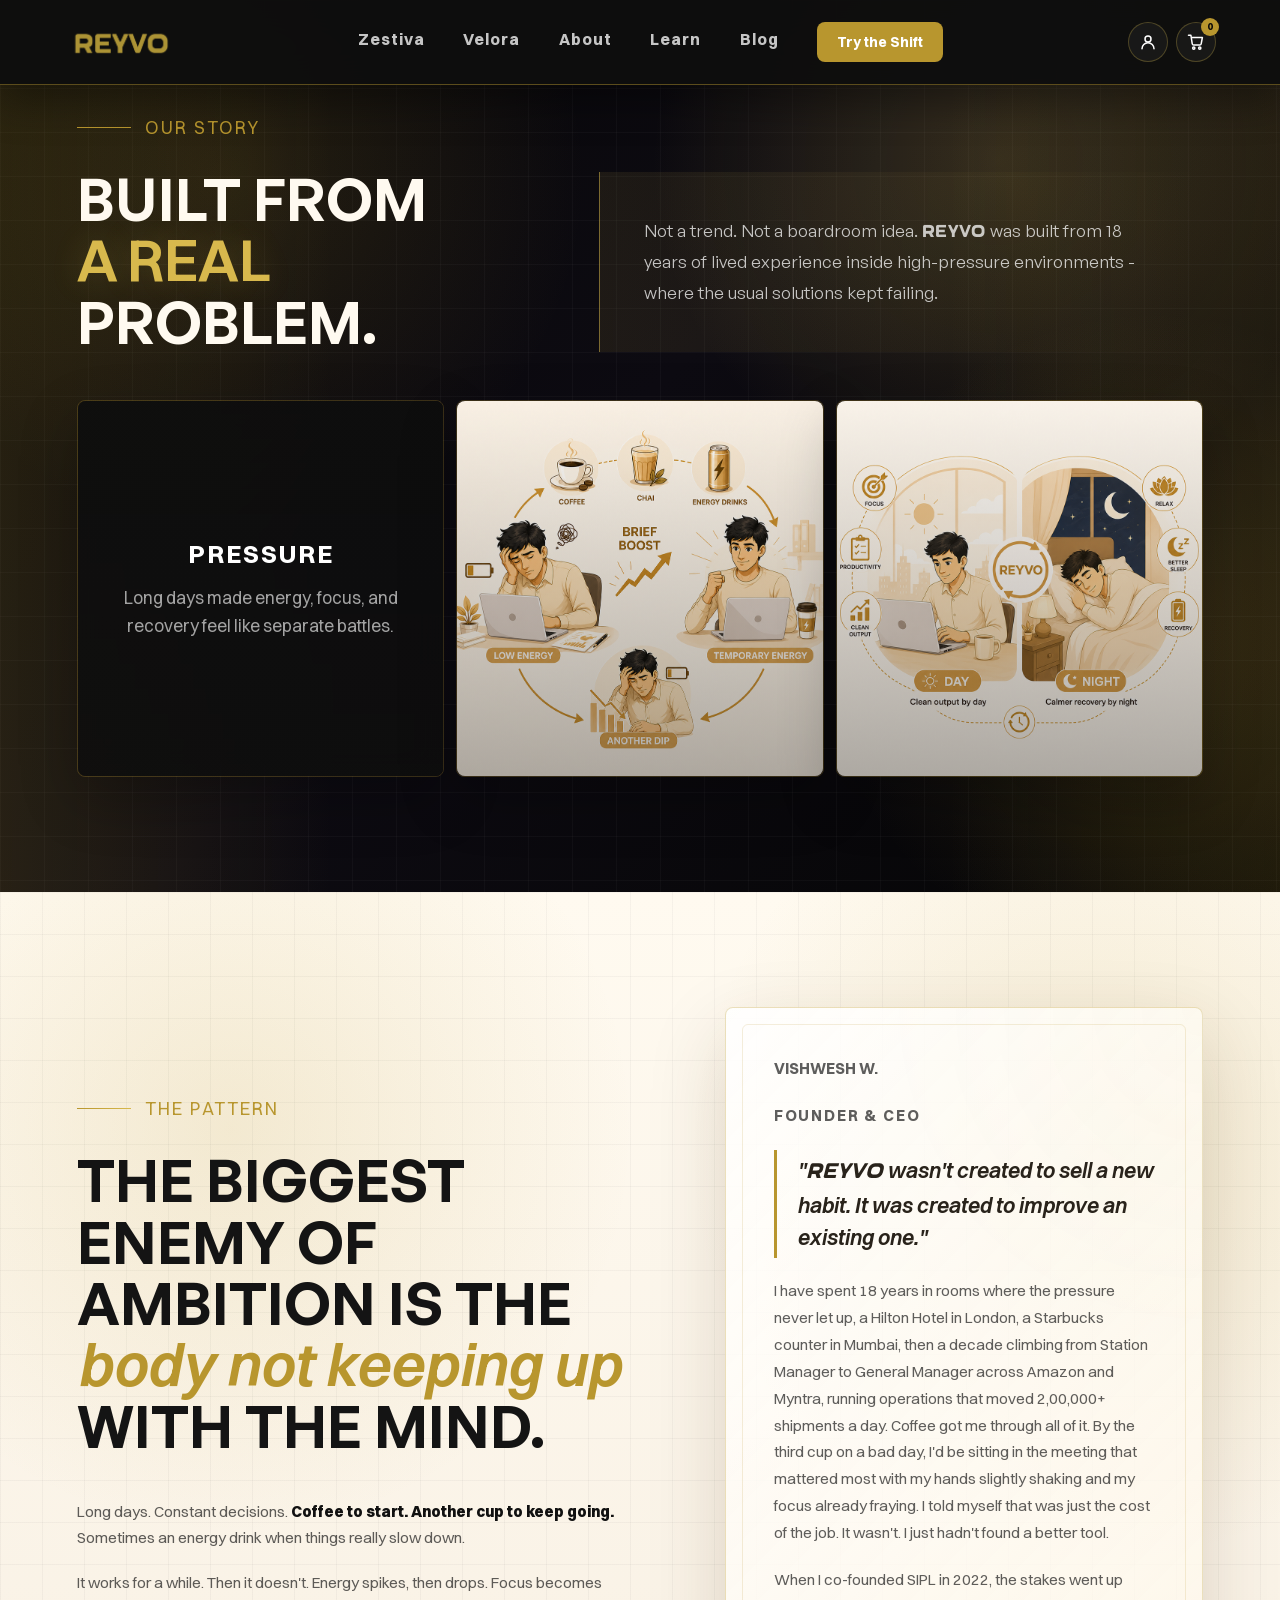
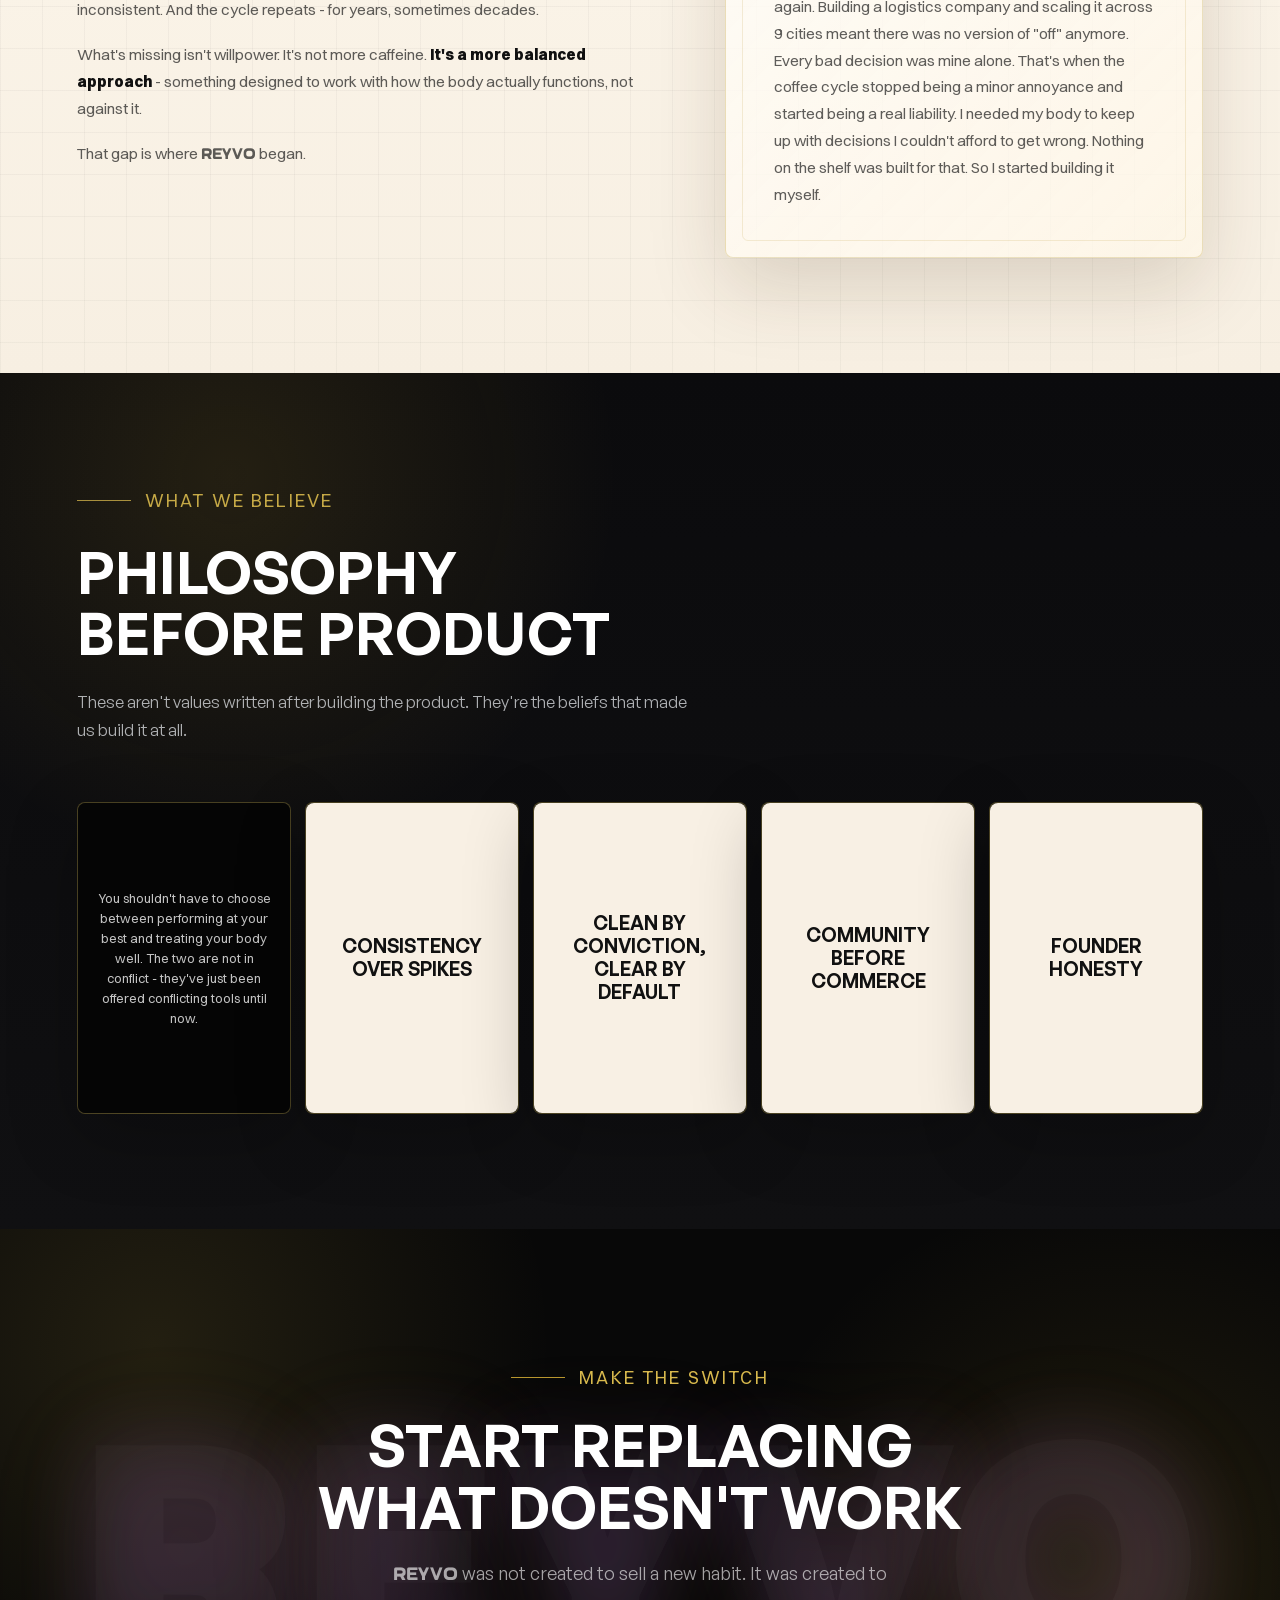
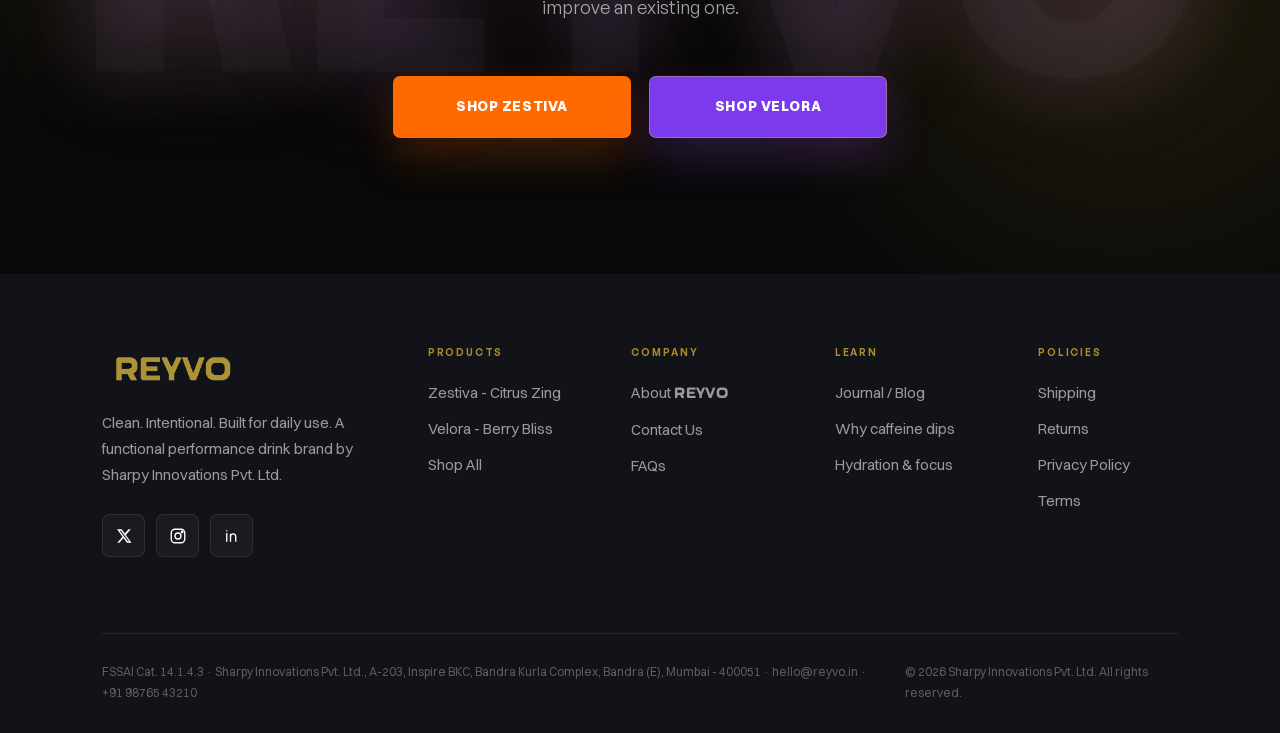
<file: about-us.html>
<!DOCTYPE html>
<html lang="en">

<head>
    <meta charset="UTF-8">
    <meta name="viewport" content="width=device-width, initial-scale=1.0">
    <title>About Us - REYVO</title>
    <link rel="preconnect" href="https://fonts.googleapis.com">
    <link rel="preconnect" href="https://fonts.gstatic.com" crossorigin>
    <link
        href="https://fonts.googleapis.com/css2?family=DM+Sans:wght@300;400;500;700;800;900&family=Playfair+Display:wght@500;600;700&family=Space+Mono:wght@400;700&display=swap"
        rel="stylesheet">
    <link rel="stylesheet" href="style.css">
</head>

<body class="legal-page about-page">
    <header class="site-header legal-header">
        <a class="brand" href="index.html#top" aria-label="REYVO home">
            <img src="Assets/reyvo-logo.png" alt="REYVO">
        </a>

        <nav class="header-nav" aria-label="Primary navigation">
            <a href="zestiva.html">Zestiva</a>
            <a href="velora.html">Velora</a>
            <a href="about-us.html">About</a>
            <a href="index.html#learn">Learn</a>
            <a class="shop-btn" href="index.html#pricing">Try the Shift</a>
        </nav>
    </header>

    <main id="top">
        <section class="our-story-section about-story-section reveal" id="our-story">
            <div class="our-story-inner">
                <div class="our-story-content">
                    <div class="mini-tag our-story-tag">
                        <span class="tag-line"></span>
                        <p>OUR STORY</p>
                    </div>

                    <h1>
                        BUILT FROM
                        <span>A REAL</span>
                        PROBLEM.
                    </h1>

                    <p class="our-story-lede">
                        Not a trend. Not a boardroom idea. REYVO was built from 18 years
                        of lived experience inside high-pressure environments - where
                        the usual solutions kept failing.
                    </p>

                    <div class="story-proof-grid" aria-label="What shaped REYVO">
                        <article class="story-flip-card" tabindex="0">
                            <div class="story-flip-card-inner">
                                <div class="story-card-face story-card-front story-card-image">
                                    <img src="Assets/pressure.png" alt="Pressure visual">
                                </div>
                                <div class="story-card-face story-card-back story-card-content">
                                    <strong>Pressure</strong>
                                    <p>Long days made energy, focus, and recovery feel like separate battles.</p>
                                </div>
                            </div>
                        </article>
                        <article class="story-flip-card" tabindex="0">
                            <div class="story-flip-card-inner">
                                <div class="story-card-face story-card-front story-card-image">
                                    <img src="Assets/pattern.png" alt="Pattern visual">
                                </div>
                                <div class="story-card-face story-card-back story-card-content">
                                    <strong>Pattern</strong>
                                    <p>Coffee, chai, energy drinks helped briefly, then created another dip.</p>
                                </div>
                            </div>
                        </article>
                        <article class="story-flip-card" tabindex="0">
                            <div class="story-flip-card-inner">
                                <div class="story-card-face story-card-front story-card-image">
                                    <img src="Assets/shift.png" alt="Shift visual">
                                </div>
                                <div class="story-card-face story-card-back story-card-content">
                                    <strong>Shift</strong>
                                    <p>REYVO was built for daily rhythm: clean output by day, calmer recovery by night.</p>
                                </div>
                            </div>
                        </article>
                    </div>
                </div>

            </div>
        </section>

        <section class="about-pattern-section reveal" id="pattern">
            <div class="about-pattern-inner">
                <div class="about-pattern-copy">
                    <div class="mini-tag about-pattern-tag">
                        <span class="tag-line"></span>
                        <p>THE PATTERN</p>
                    </div>

                    <h2>
                        The biggest enemy of ambition is the <span>body not keeping up</span> with the mind.
                    </h2>

                    <div class="about-pattern-text">
                        <p>Long days. Constant decisions. <strong>Coffee to start. Another cup to keep going.</strong> Sometimes an energy drink when things really slow down.</p>
                        <p>It works for a while. Then it doesn't. Energy spikes, then drops. Focus becomes inconsistent. And the cycle repeats - for years, sometimes decades.</p>
                        <p>What's missing isn't willpower. It's not more caffeine. <strong>It's a more balanced approach</strong> - something designed to work with how the body actually functions, not against it.</p>
                        <p>That gap is where REYVO began.</p>
                    </div>
                </div>

                <aside class="founder-note-card" aria-label="Founder note">
                    <p class="founder-name">Vishwesh W.</p>
                    <p class="founder-role">Founder &amp; CEO</p>

                    <blockquote>
                        "REYVO wasn't created to sell a new habit. It was created to improve an existing one."
                    </blockquote>

                    <p>I have spent 18 years in rooms where the pressure never let up, a Hilton Hotel in London, a Starbucks counter in Mumbai, then a decade climbing from Station Manager to General Manager across Amazon and Myntra, running operations that moved 2,00,000+ shipments a day. Coffee got me through all of it. By the third cup on a bad day, I'd be sitting in the meeting that mattered most with my hands slightly shaking and my focus already fraying. I told myself that was just the cost of the job. It wasn't. I just hadn't found a better tool.</p>
                    <p>When I co-founded SIPL in 2022, the stakes went up again. Building a logistics company and scaling it across 9 cities meant there was no version of "off" anymore. Every bad decision was mine alone. That's when the coffee cycle stopped being a minor annoyance and started being a real liability. I needed my body to keep up with decisions I couldn't afford to get wrong. Nothing on the shelf was built for that. So I started building it myself.</p>
                </aside>
            </div>
        </section>

        <section class="about-philosophy-section reveal" id="philosophy">
            <div class="about-philosophy-inner">
                <div class="mini-tag about-dark-tag">
                    <span class="tag-line"></span>
                    <p>WHAT WE BELIEVE</p>
                </div>

                <div class="about-section-heading">
                    <h2>Philosophy before product</h2>
                    <p>These aren't values written after building the product. They're the beliefs that made us build it at all.</p>
                </div>

                <div class="philosophy-grid" aria-label="REYVO philosophy">
                    <article class="philosophy-card" tabindex="0">
                        <div class="philosophy-card-inner">
                            <div class="philosophy-card-face philosophy-card-image">
                                <h3>Ambition &amp; health don't compete</h3>
                            </div>
                            <div class="philosophy-card-face philosophy-card-copy">
                                <p>You shouldn't have to choose between performing at your best and treating your body well. The two are not in conflict - they've just been offered conflicting tools until now.</p>
                            </div>
                        </div>
                    </article>

                    <article class="philosophy-card" tabindex="0">
                        <div class="philosophy-card-inner">
                            <div class="philosophy-card-face philosophy-card-image">
                                <h3>Consistency over spikes</h3>
                            </div>
                            <div class="philosophy-card-face philosophy-card-copy">
                                <p>The biggest challenge for ambitious people isn't intent - it's consistency. A steady, sustained experience is worth more than dramatic short-term bursts followed by crashes.</p>
                            </div>
                        </div>
                    </article>

                    <article class="philosophy-card" tabindex="0">
                        <div class="philosophy-card-inner">
                            <div class="philosophy-card-face philosophy-card-image">
                                <h3>Clean by conviction, clear by default</h3>
                            </div>
                            <div class="philosophy-card-face philosophy-card-copy">
                                <p>We use ingredients with intention, not because "clean" is fashionable - every ingredient has a defined role, nothing added for marketing. And we speak plainly about what's in our products and why. No vague claims. No borrowed science.</p>
                            </div>
                        </div>
                    </article>

                    <article class="philosophy-card" tabindex="0">
                        <div class="philosophy-card-inner">
                            <div class="philosophy-card-face philosophy-card-image">
                                <h3>Community before commerce</h3>
                            </div>
                            <div class="philosophy-card-face philosophy-card-copy">
                                <p>We build relationships before revenue. Trust is earned first - sales follow. The REYVO community matters more to us than any single transaction.</p>
                            </div>
                        </div>
                    </article>

                    <article class="philosophy-card" tabindex="0">
                        <div class="philosophy-card-inner">
                            <div class="philosophy-card-face philosophy-card-image">
                                <h3>Founder honesty</h3>
                            </div>
                            <div class="philosophy-card-face philosophy-card-copy">
                                <p>REYVO is built from lived experience. We share that journey openly - the decisions, the trade-offs, and the learnings. Transparency is a strength, not a risk.</p>
                            </div>
                        </div>
                    </article>
                </div>
            </div>
        </section>

        <section class="about-values-section reveal" id="values">
            <div class="about-values-inner">
                <div class="about-values-lead">
                    <div class="mini-tag about-dark-tag">
                        <span class="tag-line"></span>
                        <p>OUR VALUES</p>
                    </div>

                    <h2>Not aspirational statements. Operational commitments.</h2>
                    <p>These principles guide every product decision, content piece, and community interaction.</p>
                </div>

                <div class="about-values-list" aria-label="REYVO values">
                    <article>
                        <span>01</span>
                        <div>
                            <h3>Performance without compromise</h3>
                            <p>We don't trade function for aesthetics, or short-term results for long-term balance. Everything is designed to support performance in a way that works with the body, not against it.</p>
                        </div>
                    </article>

                    <article>
                        <span>02</span>
                        <div>
                            <h3>Intentional &amp; guilt-free</h3>
                            <p>No unnecessary additives. No excessive sugar. No ingredients without purpose. Products you can use consistently without second-guessing your choices.</p>
                        </div>
                    </article>

                    <article>
                        <span>03</span>
                        <div>
                            <h3>Transparency as default</h3>
                            <p>Full ingredient disclosure. Real clinical references. Clear labelling. You'll always know exactly what's in REYVO and exactly why it's there.</p>
                        </div>
                    </article>

                    <article>
                        <span>04</span>
                        <div>
                            <h3>Designed for progress</h3>
                            <p>REYVO is not just a product - it's an evolving system. We'll continue building tools, content, and experiences that help people approach their day more intentionally.</p>
                        </div>
                    </article>
                </div>
            </div>
        </section>

        <section class="switch-section about-switch-section reveal">
            <div class="premium-fit-inner">
                <div class="mini-tag switch-kicker">
                    <span class="tag-line"></span>
                    <p>MAKE THE SWITCH</p>
                </div>

                <h2>START REPLACING<br>WHAT DOESN'T WORK</h2>
                <p class="premium-fit-lede">REYVO was not created to sell a new habit. It was created to improve an existing one.</p>

                <div class="switch-actions">
                    <a class="switch-btn switch-zestiva" href="index.html#pricing">SHOP ZESTIVA</a>
                    <a class="switch-btn switch-velora" href="index.html#pricing">SHOP VELORA</a>
                </div>
            </div>
        </section>
    </main>

    <footer class="footer site-footer">
        <div class="footer-inner">
            <div class="footer-grid">
                <div class="footer-brand-block">
                    <a class="footer-logo" href="index.html#top" aria-label="REYVO home">REYVO</a>
                    <p>Clean. Intentional. Built for daily use. A functional performance drink brand by Sharpy Innovations Pvt. Ltd.</p>
                    <div class="footer-social" aria-label="Social links">
                        <a href="https://x.com/reyvoindia" target="_blank" rel="noopener" aria-label="X">X</a>
                        <a href="https://www.instagram.com/reyvoindia" target="_blank" rel="noopener" aria-label="Instagram">IG</a>
                        <a href="https://www.linkedin.com/company/reyvo" target="_blank" rel="noopener" aria-label="LinkedIn">in</a>
                    </div>
                </div>

                <nav class="footer-column" aria-label="Products">
                    <h2>Products</h2>
                    <a href="zestiva.html">Zestiva - Citrus Zing</a>
                    <a href="velora.html">Velora - Berry Bliss</a>
                    <a href="index.html#pricing">Shop All</a>
                </nav>

                <nav class="footer-column" aria-label="Company">
                    <h2>Company</h2>
                    <a href="about-us.html">About REYVO</a>
                    <a href="contact-us.html">Contact Us</a>
                    <a href="contact-us.html">FAQs</a>
                </nav>

                <nav class="footer-column" aria-label="Learn">
                    <h2>Learn</h2>
                    <a href="index.html#learn">Journal / Blog</a>
                    <a href="index.html#learn">Why caffeine dips</a>
                    <a href="index.html#learn">Hydration &amp; focus</a>
                </nav>

                <nav class="footer-column" aria-label="Policies">
                    <h2>Policies</h2>
                    <a href="terms-and-conditions.html">Shipping</a>
                    <a href="refund-return-policy.html">Returns</a>
                    <a href="privacy-policy.html">Privacy Policy</a>
                    <a href="terms-and-conditions.html">Terms</a>
                </nav>
            </div>

            <div class="footer-bottom">
                <p>FSSAI Cat. 14.1.4.3 · Sharpy Innovations Pvt. Ltd., A-203, Inspire BKC, Bandra Kurla Complex, Bandra (E), Mumbai - 400051 · hello@reyvo.in · +91 98765 43210</p>
                <p>© 2026 Sharpy Innovations Pvt. Ltd. All rights reserved.</p>
            </div>
        </div>
    </footer>

    <script src="script.js"></script>
</body>

</html>
</file>
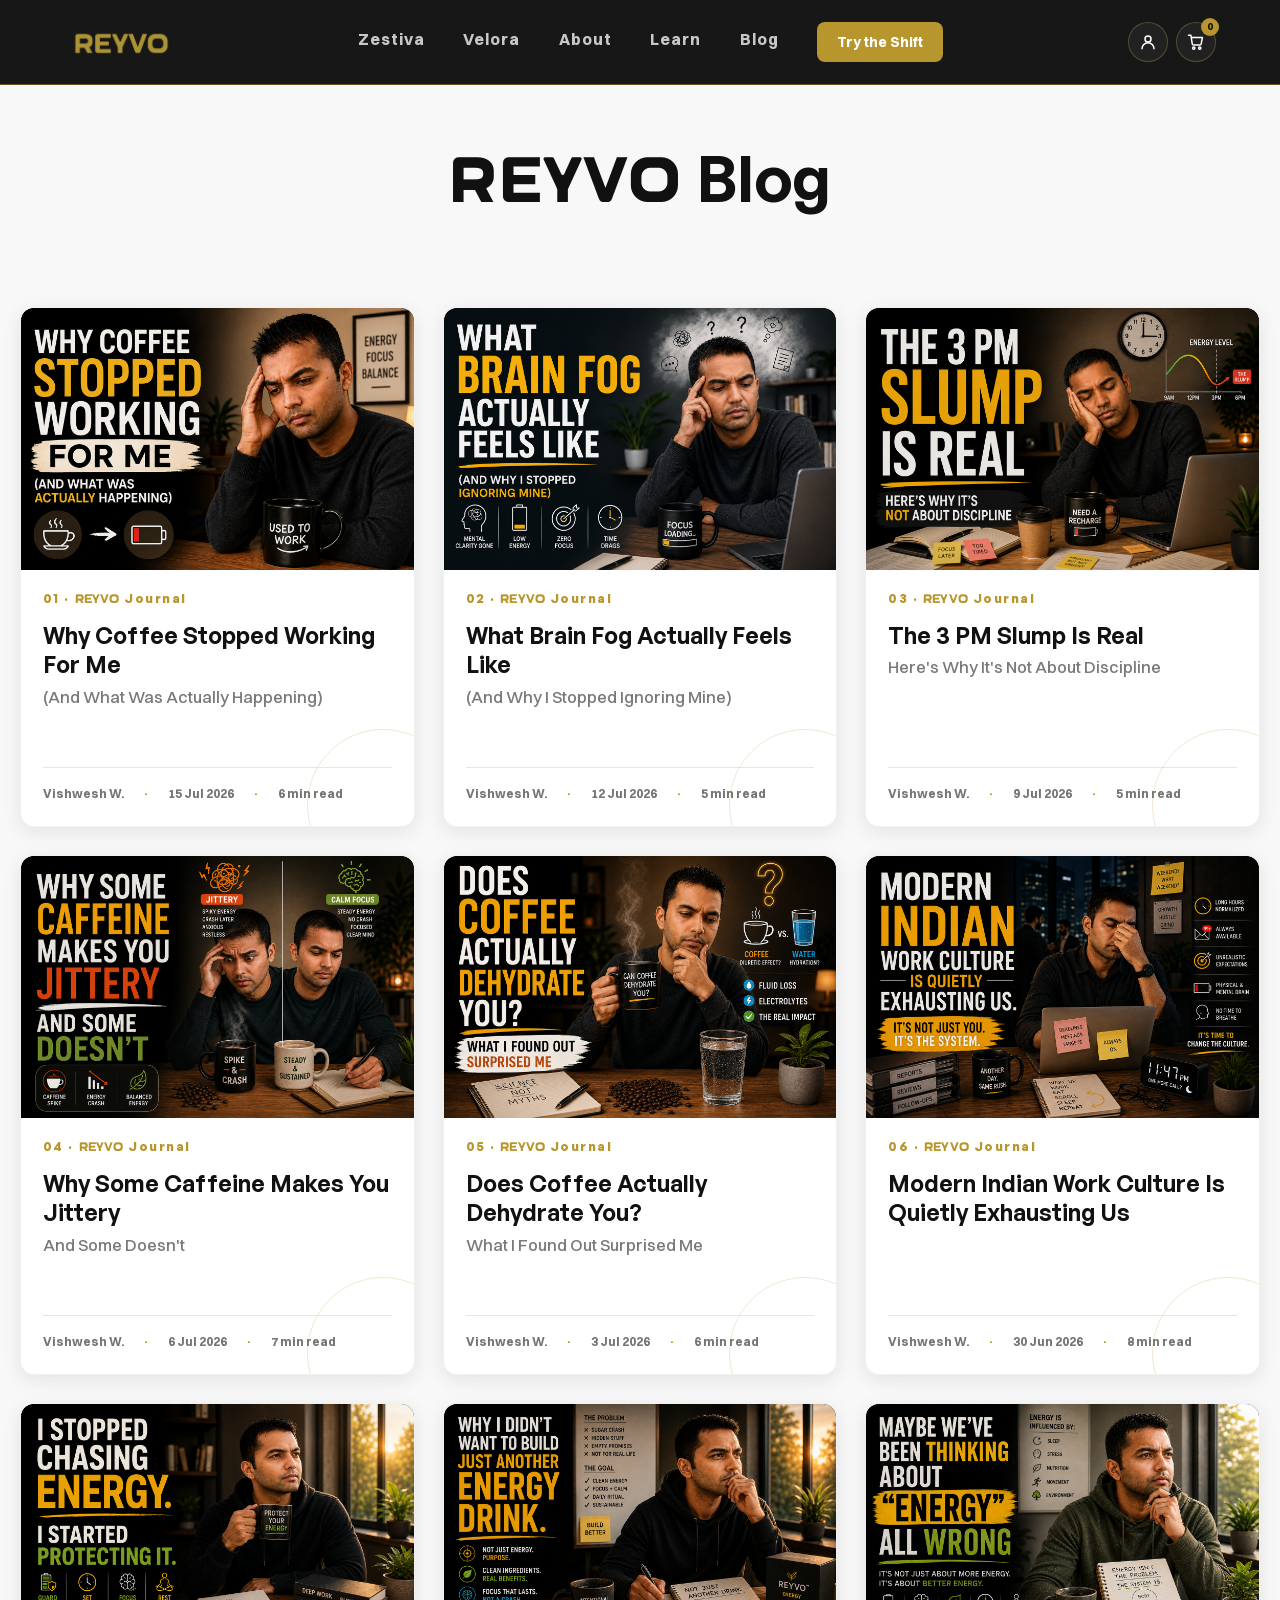
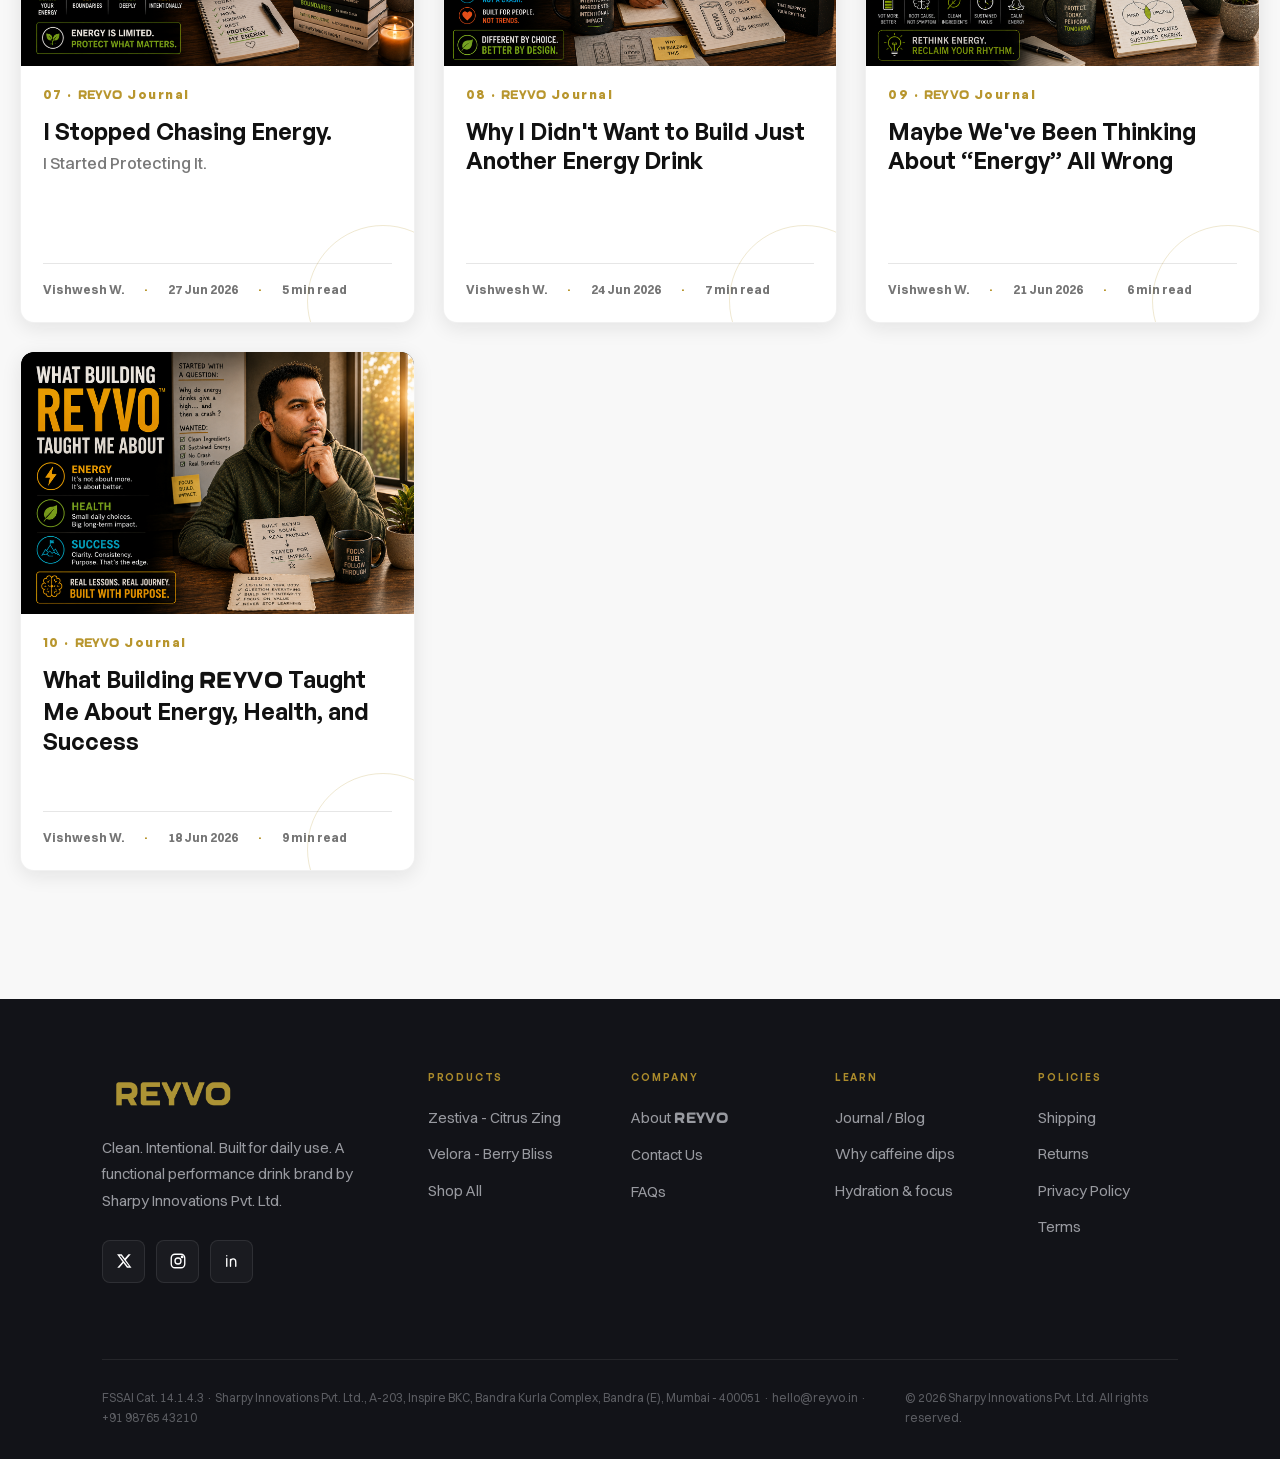
<file: blog.html>
<!DOCTYPE html>
<html lang="en">

<head>
    <meta charset="UTF-8">
    <meta name="viewport" content="width=device-width, initial-scale=1.0">
    <title>REYVO Journal - Ideas on Energy, Focus and Modern Work</title>
    <meta name="description" content="The REYVO Journal explores energy, focus, caffeine, health and modern Indian work culture.">
    <link rel="preconnect" href="https://fonts.googleapis.com">
    <link rel="preconnect" href="https://fonts.gstatic.com" crossorigin>
    <link href="https://fonts.googleapis.com/css2?family=DM+Sans:wght@300;400;500;700;800;900&display=swap" rel="stylesheet">
    <link rel="stylesheet" href="style.css">
</head>

<body class="blog-page">
    <header class="site-header legal-header">
        <a class="brand" href="index.html#top" aria-label="REYVO home"><img src="Assets/reyvo-logo.png" alt="REYVO"></a>
        <nav class="header-nav" aria-label="Primary navigation">
            <a href="zestiva.html">Zestiva</a>
            <a href="velora.html">Velora</a>
            <a href="about-us.html">About</a>
            <a href="index.html#learn">Learn</a>
            <a href="blog.html" aria-current="page">Blog</a>
            <a class="shop-btn" href="index.html#pricing">Try the Shift</a>
        </nav>
    </header>

    <main id="top">
        <section class="blog-hero">
            <div class="blog-shell">
                <h1>REYVO Blog</h1>
            </div>
        </section>

        <section class="blog-index" aria-label="REYVO blog articles">
            <div class="blog-shell">
                <div class="blog-card-grid">
                    <article class="blog-card"><figure><img src="Assets/blog-1.png" alt="Coffee cup representing changing caffeine response"></figure><div class="blog-card-body"><span>01 · REYVO Journal</span><h3>Why Coffee Stopped Working For Me <em>(And What Was Actually Happening)</em></h3><div class="blog-meta"><span>Vishwesh W.</span><time datetime="2026-07-15">15 Jul 2026</time><span>6 min read</span></div></div></article>
                    <article class="blog-card"><figure><img src="Assets/blog-2.png" alt="Visual representing brain fog and recurring patterns"></figure><div class="blog-card-body"><span>02 · REYVO Journal</span><h3>What Brain Fog Actually Feels Like <em>(And Why I Stopped Ignoring Mine)</em></h3><div class="blog-meta"><span>Vishwesh W.</span><time datetime="2026-07-12">12 Jul 2026</time><span>5 min read</span></div></div></article>
                    <article class="blog-card"><figure><img src="Assets/blog3.png" alt="Work pressure visual representing the afternoon slump"></figure><div class="blog-card-body"><span>03 · REYVO Journal</span><h3>The 3 PM Slump Is Real <em>Here's Why It's Not About Discipline</em></h3><div class="blog-meta"><span>Vishwesh W.</span><time datetime="2026-07-09">9 Jul 2026</time><span>5 min read</span></div></div></article>
                    <article class="blog-card"><figure><img src="Assets/blog4.png" alt="Natural caffeine ingredients"></figure><div class="blog-card-body"><span>04 · REYVO Journal</span><h3>Why Some Caffeine Makes You Jittery <em>And Some Doesn't</em></h3><div class="blog-meta"><span>Vishwesh W.</span><time datetime="2026-07-06">6 Jul 2026</time><span>7 min read</span></div></div></article>
                    <article class="blog-card"><figure><img src="Assets/blog 5.png" alt="Electrolyte ingredients representing hydration"></figure><div class="blog-card-body"><span>05 · REYVO Journal</span><h3>Does Coffee Actually Dehydrate You? <em>What I Found Out Surprised Me</em></h3><div class="blog-meta"><span>Vishwesh W.</span><time datetime="2026-07-03">3 Jul 2026</time><span>6 min read</span></div></div></article>
                    <article class="blog-card"><figure><img src="Assets/blog-6.png" alt="Ambition and modern working life visual"></figure><div class="blog-card-body"><span>06 · REYVO Journal</span><h3>Modern Indian Work Culture Is Quietly Exhausting Us</h3><div class="blog-meta"><span>Vishwesh W.</span><time datetime="2026-06-30">30 Jun 2026</time><span>8 min read</span></div></div></article>
                    <article class="blog-card"><figure><img src="Assets/blog 7.png" alt="Visual representing consistent and protected energy"></figure><div class="blog-card-body"><span>07 · REYVO Journal</span><h3>I Stopped Chasing Energy. <em>I Started Protecting It.</em></h3><div class="blog-meta"><span>Vishwesh W.</span><time datetime="2026-06-27">27 Jun 2026</time><span>5 min read</span></div></div></article>
                    <article class="blog-card"><figure><img src="Assets/blog 8.png" alt="Energy drink can"></figure><div class="blog-card-body"><span>08 · REYVO Journal</span><h3>Why I Didn't Want to Build Just Another Energy Drink</h3><div class="blog-meta"><span>Vishwesh W.</span><time datetime="2026-06-24">24 Jun 2026</time><span>7 min read</span></div></div></article>
                    <article class="blog-card"><figure><img src="Assets/blog-9.png" alt="Visual representing a new perspective on energy"></figure><div class="blog-card-body"><span>09 · REYVO Journal</span><h3>Maybe We've Been Thinking About “Energy” All Wrong</h3><div class="blog-meta"><span>Vishwesh W.</span><time datetime="2026-06-21">21 Jun 2026</time><span>6 min read</span></div></div></article>
                    <article class="blog-card"><figure><img src="Assets/blog-10.png" alt="Founder honesty and lessons from building REYVO"></figure><div class="blog-card-body"><span>10 · REYVO Journal</span><h3>What Building REYVO Taught Me About Energy, Health, and Success</h3><div class="blog-meta"><span>Vishwesh W.</span><time datetime="2026-06-18">18 Jun 2026</time><span>9 min read</span></div></div></article>
                </div>
            </div>
        </section>
    </main>

    <footer class="footer site-footer"></footer>
    <script src="script.js"></script>
</body>

</html>
</file>
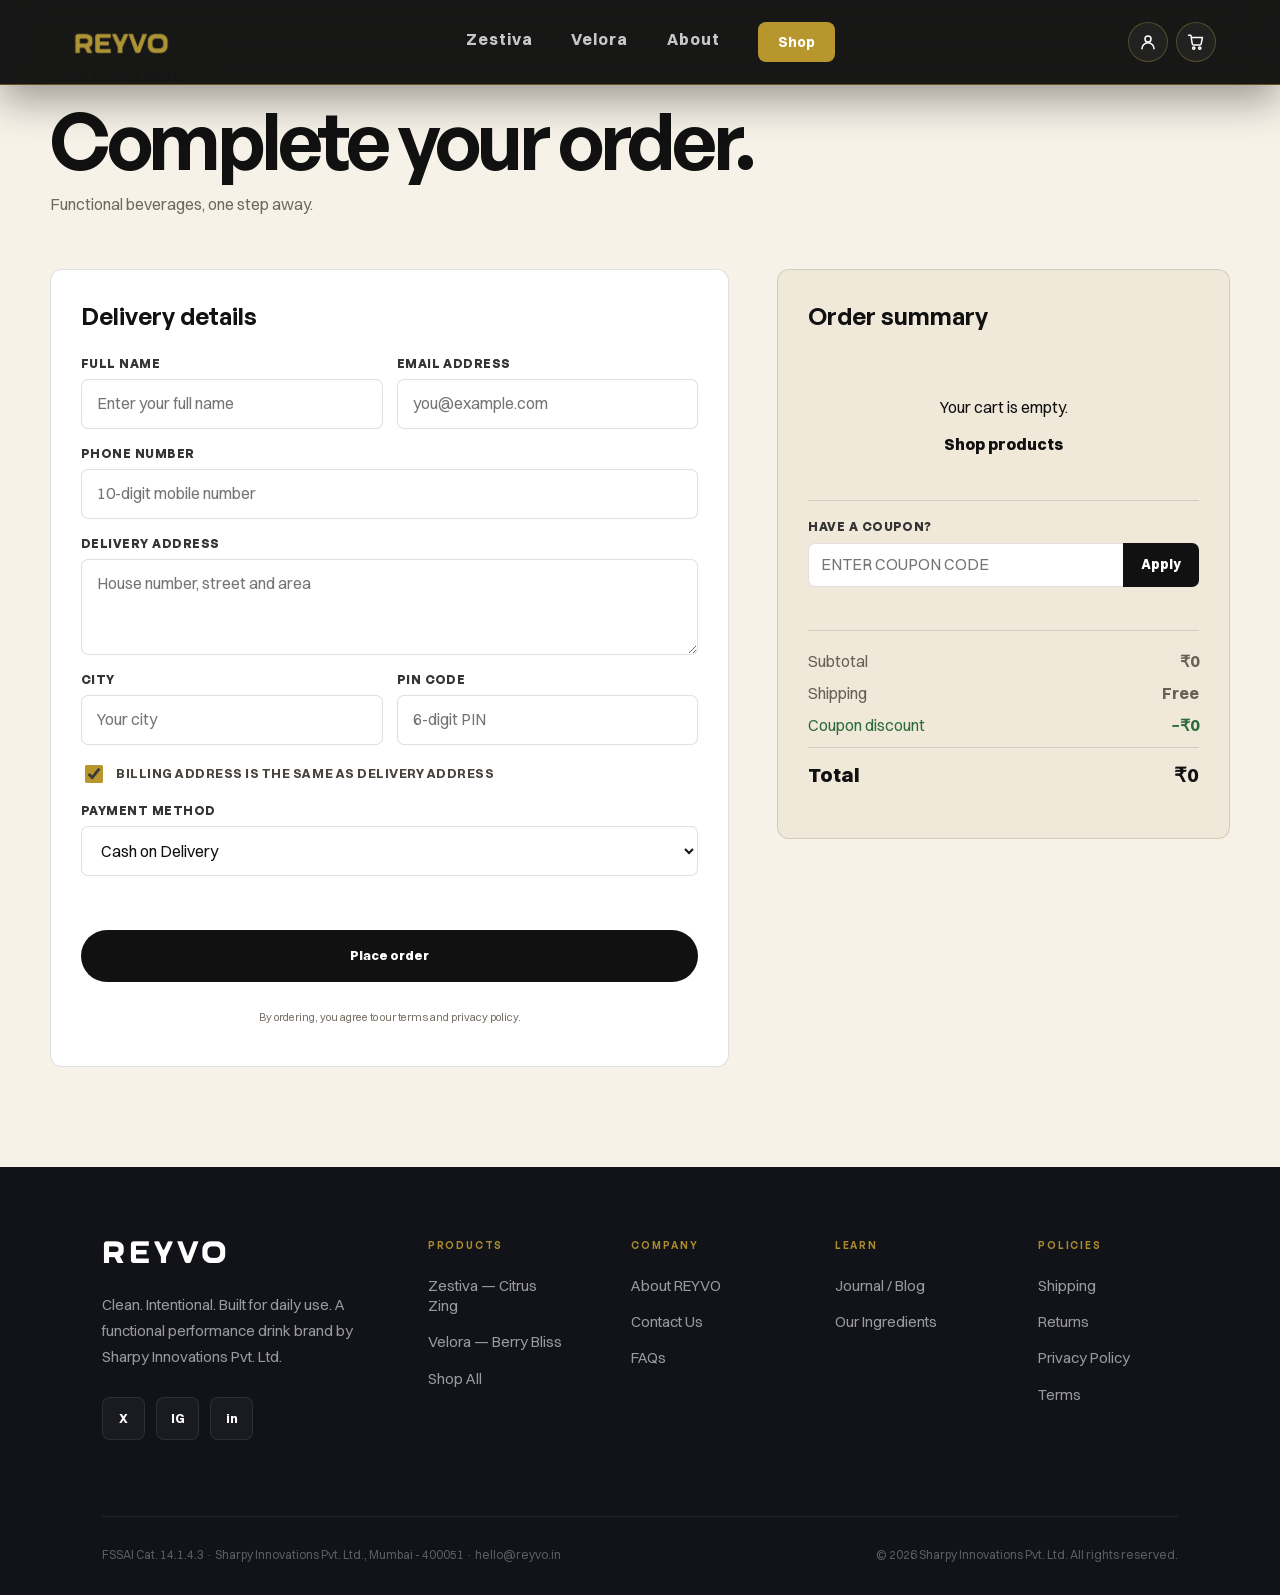
<file: checkout.html>
<!DOCTYPE html>
<html lang="en">
<head>
  <meta charset="UTF-8"><meta name="viewport" content="width=device-width, initial-scale=1">
  <title>Checkout | REYVO</title>
  <link rel="preconnect" href="https://fonts.googleapis.com"><link rel="preconnect" href="https://fonts.gstatic.com" crossorigin>
  <link href="https://fonts.googleapis.com/css2?family=DM+Sans:wght@400;500;700&display=swap" rel="stylesheet"><link rel="stylesheet" href="account.css?v=20260814-coupon"><link rel="stylesheet" href="checkout-extras.css?v=20260814">
</head>
<body class="account-page">
  <header class="site-header is-scrolled"><a class="brand" href="index.html#top" aria-label="REYVO home"><img src="Assets/reyvo-logo.png" alt="REYVO"></a><button class="header-menu-toggle" type="button" aria-label="Open navigation menu" aria-expanded="false"><span></span><span></span><span></span></button><nav class="header-nav"><a href="zestiva.html">Zestiva</a><a href="velora.html">Velora</a><a href="about-us.html">About</a><a class="shop-btn" href="index.html#products">Shop</a></nav><div class="header-actions"><a class="header-icon-btn profile-icon-btn" href="profile.html" aria-label="Profile"><svg viewBox="0 0 24 24"><circle cx="12" cy="8" r="4"/><path d="M4 21a8 8 0 0 1 16 0"/></svg></a><a class="header-icon-btn" href="checkout.html" aria-label="Checkout"><svg viewBox="0 0 24 24"><path d="M6.5 6h14l-1.6 8.4a2 2 0 0 1-2 1.6H9a2 2 0 0 1-2-1.6L5.2 3H2"/><circle cx="9" cy="20" r="1.5"/><circle cx="17" cy="20" r="1.5"/></svg></a></div></header>
  <main class="account-main"><div class="checkout-shell">
    <header class="checkout-heading"><p class="auth-kicker">Secure checkout</p><h1>Complete your order.</h1><p>Functional beverages, one step away.</p></header>
    <div class="checkout-layout">
      <section class="checkout-form-card"><h2>Delivery details</h2><form class="account-form" data-checkout-form novalidate>
        <div class="field-row"><div class="account-field"><label for="checkout-name">Full name</label><input id="checkout-name" name="name" placeholder="Enter your full name" autocomplete="name" required></div><div class="account-field"><label for="checkout-email">Email address</label><input id="checkout-email" name="email" type="email" placeholder="you@example.com" autocomplete="email" required></div></div>
        <div class="account-field"><label for="checkout-phone">Phone number</label><input id="checkout-phone" name="phone" type="tel" placeholder="10-digit mobile number" pattern="[0-9]{10}" maxlength="10" autocomplete="tel" required></div>
        <div class="account-field"><label for="checkout-address">Delivery address</label><textarea id="checkout-address" name="address" placeholder="House number, street and area" autocomplete="street-address" required></textarea></div>
        <div class="field-row"><div class="account-field"><label for="checkout-city">City</label><input id="checkout-city" name="city" placeholder="Your city" autocomplete="address-level2" required></div><div class="account-field"><label for="checkout-pin">PIN code</label><input id="checkout-pin" name="pin" placeholder="6-digit PIN" inputmode="numeric" pattern="[0-9]{6}" maxlength="6" autocomplete="postal-code" required></div></div>
        <label class="billing-toggle"><input type="checkbox" data-billing-toggle checked><span>Billing address is the same as delivery address</span></label>
        <fieldset class="billing-fields" data-billing-fields hidden><legend>Billing address</legend><div class="account-field"><label for="billing-address">Street address</label><textarea id="billing-address" name="billingAddress" placeholder="House number, street and area" autocomplete="billing street-address"></textarea></div><div class="field-row"><div class="account-field"><label for="billing-city">City</label><input id="billing-city" name="billingCity" placeholder="Billing city" autocomplete="billing address-level2"></div><div class="account-field"><label for="billing-pin">PIN code</label><input id="billing-pin" name="billingPin" placeholder="6-digit PIN" inputmode="numeric" pattern="[0-9]{6}" maxlength="6" autocomplete="billing postal-code"></div></div></fieldset>
        <div class="account-field"><label for="payment">Payment method</label><select id="payment" name="payment"><option>Cash on Delivery</option><option>UPI / Card (coming soon)</option></select></div>
        <p class="form-message" aria-live="polite"></p><button class="account-submit" type="submit">Place order</button><p class="secure-note">By ordering, you agree to our terms and privacy policy.</p>
      </form></section>
      <aside class="order-summary"><h2>Order summary</h2><div class="checkout-items" data-checkout-items></div>
        <form class="coupon-form" data-coupon-form><label for="coupon-code">Have a coupon?</label><div><input id="coupon-code" name="coupon" placeholder="Enter coupon code" autocomplete="off"><button type="submit">Apply</button></div><p data-coupon-message aria-live="polite"></p></form>
        <div class="checkout-totals"><div class="checkout-total-row"><span>Subtotal</span><strong data-checkout-subtotal>₹0</strong></div><div class="checkout-total-row"><span>Shipping</span><strong data-checkout-shipping>Free</strong></div><div class="checkout-total-row discount-row" data-discount-row hidden><span>Coupon discount</span><strong data-checkout-discount>−₹0</strong></div><div class="checkout-total-row total"><span>Total</span><strong data-checkout-total>₹0</strong></div></div>
      </aside>
    </div>
  </div></main><footer class="footer site-footer"><div class="footer-inner"><div class="footer-grid"><div class="footer-brand-block"><a class="footer-logo" href="index.html#top">REYVO</a><p>Clean. Intentional. Built for daily use. A functional performance drink brand by Sharpy Innovations Pvt. Ltd.</p><div class="footer-social"><a href="https://x.com/reyvoindia" target="_blank" rel="noopener">X</a><a href="https://www.instagram.com/reyvoindia" target="_blank" rel="noopener">IG</a><a href="https://www.linkedin.com/company/reyvo" target="_blank" rel="noopener">in</a></div></div><nav class="footer-column"><h2>Products</h2><a href="zestiva.html">Zestiva — Citrus Zing</a><a href="velora.html">Velora — Berry Bliss</a><a href="index.html#products">Shop All</a></nav><nav class="footer-column"><h2>Company</h2><a href="about-us.html">About REYVO</a><a href="contact-us.html">Contact Us</a><a href="faq.html">FAQs</a></nav><nav class="footer-column"><h2>Learn</h2><a href="blog.html">Journal / Blog</a><a href="index.html#ingredients">Our Ingredients</a></nav><nav class="footer-column"><h2>Policies</h2><a href="terms-and-conditions.html">Shipping</a><a href="refund-return-policy.html">Returns</a><a href="privacy-policy.html">Privacy Policy</a><a href="terms-and-conditions.html">Terms</a></nav></div><div class="footer-bottom"><p>FSSAI Cat. 14.1.4.3 · Sharpy Innovations Pvt. Ltd., Mumbai - 400051 · hello@reyvo.in</p><p>© 2026 Sharpy Innovations Pvt. Ltd. All rights reserved.</p></div></div></footer><script src="account.js?v=20260814-auth"></script>
</body></html>
</file>
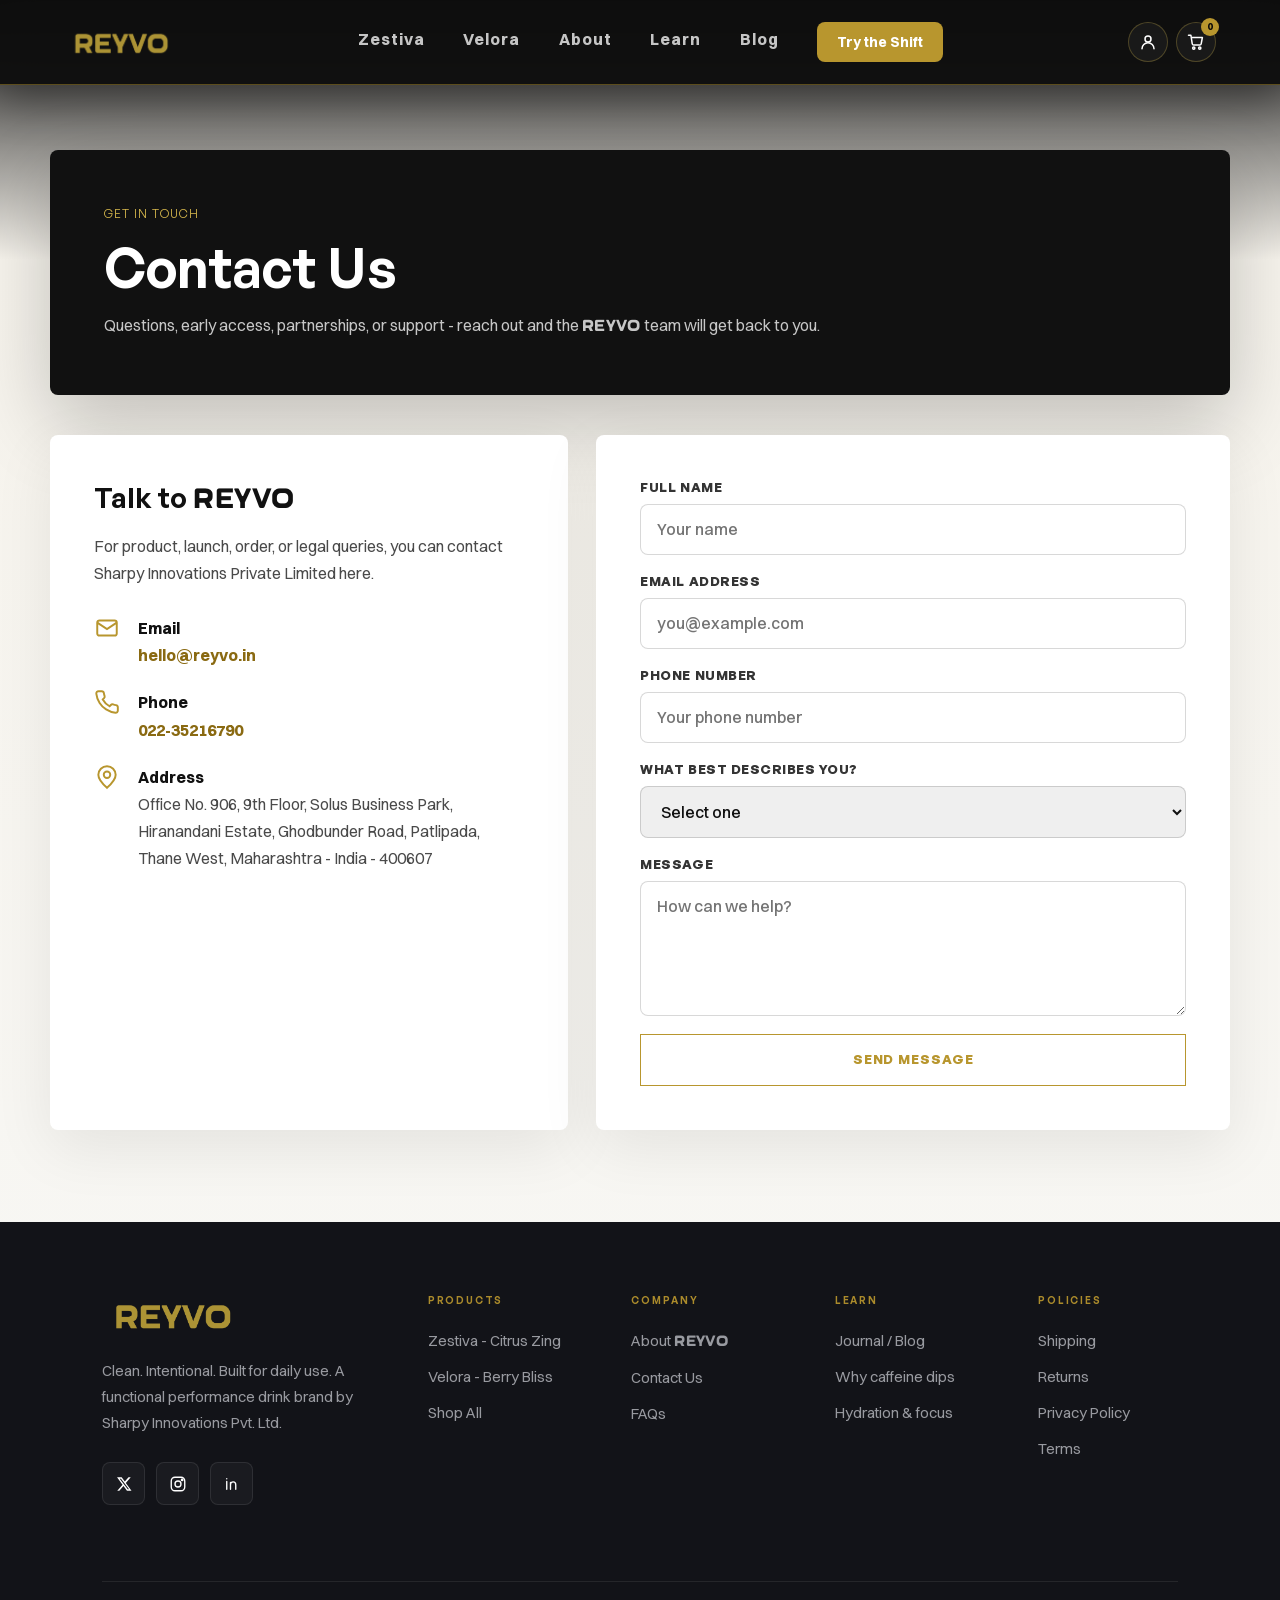
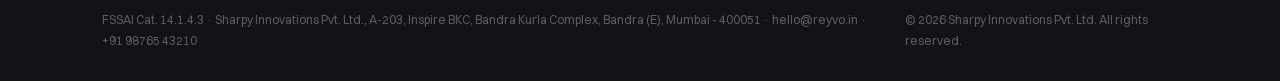
<file: contact-us.html>
﻿<!DOCTYPE html>
<html lang="en">

<head>
    <meta charset="UTF-8">
    <meta name="viewport" content="width=device-width, initial-scale=1.0">
    <title>Contact Us - REYVO</title>
    <link rel="stylesheet" href="style.css">
</head>

<body class="legal-page">
    <header class="site-header legal-header">
        <a class="brand" href="index.html#top" aria-label="REYVO home">
            <img src="Assets/reyvo-logo.png" alt="REYVO">
        </a>
        <nav class="header-nav" aria-label="Primary navigation">
            <a href="index.html#ingredients">Zestiva</a>
            <a href="index.html#ingredients">Velora</a>
            <a href="about-us.html">About</a>
            <a href="index.html#learn">Learn</a>
            <a class="shop-btn" href="index.html#pricing">Try the Shift</a>
        </nav>
    </header>

    <main class="legal-main contact-main">
        <section class="legal-hero contact-hero">
            <p class="eyebrow">Get in Touch</p>
            <h1>Contact Us</h1>
            <p>Questions, early access, partnerships, or support - reach out and the REYVO team will get back to you.
            </p>
        </section>

        <section class="contact-grid">
            <div class="contact-card">
                <h2>Talk to REYVO</h2>
                <p>For product, launch, order, or legal queries, you can contact Sharpy Innovations Private Limited
                    here.</p>
                <div class="contact-list">
                    <p>
                        <svg class="contact-icon" viewBox="0 0 24 24" aria-hidden="true">
                            <rect x="3" y="5" width="18" height="14" rx="2" ry="2"></rect>
                            <path d="m3 7 9 6 9-6"></path>
                        </svg>
                        <span><strong>Email</strong><a href="mailto:hello@reyvo.in">hello@reyvo.in</a></span>
                    </p>
                    <p>
                        <svg class="contact-icon" viewBox="0 0 24 24" aria-hidden="true">
                            <path
                                d="M22 16.92v3a2 2 0 0 1-2.18 2 19.8 19.8 0 0 1-8.63-3.07 19.5 19.5 0 0 1-6-6A19.8 19.8 0 0 1 2.12 4.2 2 2 0 0 1 4.11 2h3a2 2 0 0 1 2 1.72c.12.9.33 1.77.63 2.61a2 2 0 0 1-.45 2.11L8.09 9.64a16 16 0 0 0 6.27 6.27l1.2-1.2a2 2 0 0 1 2.11-.45c.84.3 1.71.51 2.61.63A2 2 0 0 1 22 16.92Z">
                            </path>
                        </svg>
                        <span><strong>Phone</strong><a href="tel:02235216790">022-35216790</a></span>
                    </p>
                    <p>
                        <svg class="contact-icon" viewBox="0 0 24 24" aria-hidden="true">
                            <path d="M20 10c0 5-8 12-8 12S4 15 4 10a8 8 0 1 1 16 0Z"></path>
                            <circle cx="12" cy="10" r="3"></circle>
                        </svg>
                        <span><strong>Address</strong><span>Office No. 906, 9th Floor, Solus Business Park, Hiranandani
                                Estate,
                                Ghodbunder Road, Patlipada, Thane West, Maharashtra - India - 400607</span></span>
                    </p>
                </div>
            </div>

            <form class="contact-form" id="contactForm">
                <input type="hidden" name="form_type" value="contact_us">
                <label>
                    Full Name
                    <input type="text" name="name" placeholder="Your name" required>
                </label>
                <label>
                    Email Address
                    <input type="email" name="email" placeholder="you@example.com" required>
                </label>
                <label>
                    Phone Number
                    <input type="tel" name="phone" placeholder="Your phone number">
                </label>
                <label>
                    What best describes you?
                    <select name="role" required>
                        <option value="">Select one</option>
                        <option>Founder</option>
                        <option>Professional</option>
                        <option>Student</option>
                        <option>Active</option>
                        <option>Other</option>
                    </select>
                </label>
                <label>
                    Message
                    <textarea name="message" rows="5" placeholder="How can we help?"></textarea>
                </label>
                <button class="button primary" type="submit">Send message</button>
            </form>
        </section>

    </main>
    <footer class="footer site-footer">
        <div class="footer-inner">
            <div class="footer-grid">
                <div class="footer-brand-block">
                    <a class="footer-logo" href="index.html#top" aria-label="REYVO home">REYVO</a>
                    <p>Clean. Intentional. Built for daily use. A functional performance drink brand by Sharpy Innovations Pvt. Ltd.</p>
                    <div class="footer-social" aria-label="Social links">
                        <a href="https://x.com/reyvoindia" target="_blank" rel="noopener" aria-label="X">X</a>
                        <a href="https://www.instagram.com/reyvoindia" target="_blank" rel="noopener" aria-label="Instagram">IG</a>
                        <a href="https://www.linkedin.com/company/reyvo" target="_blank" rel="noopener" aria-label="LinkedIn">in</a>
                    </div>
                </div>

                <nav class="footer-column" aria-label="Products">
                    <h2>Products</h2>
                    <a href="index.html#ingredients">Zestiva — Citrus Zing</a>
                    <a href="index.html#ingredients">Velora — Berry Bliss</a>
                    <a href="index.html#pricing">Shop All</a>
                </nav>

                <nav class="footer-column" aria-label="Company">
                    <h2>Company</h2>
                    <a href="about-us.html">About REYVO</a>
                    <a href="contact-us.html">Contact Us</a>
                    <a href="contact-us.html">FAQs</a>
                </nav>

                <nav class="footer-column" aria-label="Learn">
                    <h2>Learn</h2>
                    <a href="index.html#learn">Journal / Blog</a>
                    <a href="index.html#learn">Why caffeine dips</a>
                    <a href="index.html#learn">Hydration &amp; focus</a>
                </nav>

                <nav class="footer-column" aria-label="Policies">
                    <h2>Policies</h2>
                    <a href="terms-and-conditions.html">Shipping</a>
                    <a href="refund-return-policy.html">Returns</a>
                    <a href="privacy-policy.html">Privacy Policy</a>
                    <a href="terms-and-conditions.html">Terms</a>
                </nav>
            </div>

            <div class="footer-bottom">
                <p>FSSAI Cat. 14.1.4.3 · Sharpy Innovations Pvt. Ltd., A-203, Inspire BKC, Bandra Kurla Complex, Bandra (E), Mumbai - 400051 · hello@reyvo.in · +91 98765 43210</p>
                <p>© 2026 Sharpy Innovations Pvt. Ltd. All rights reserved.</p>
            </div>
        </div>
    </footer>
    <script src="script.js"></script>
</body>

</html>
</file>
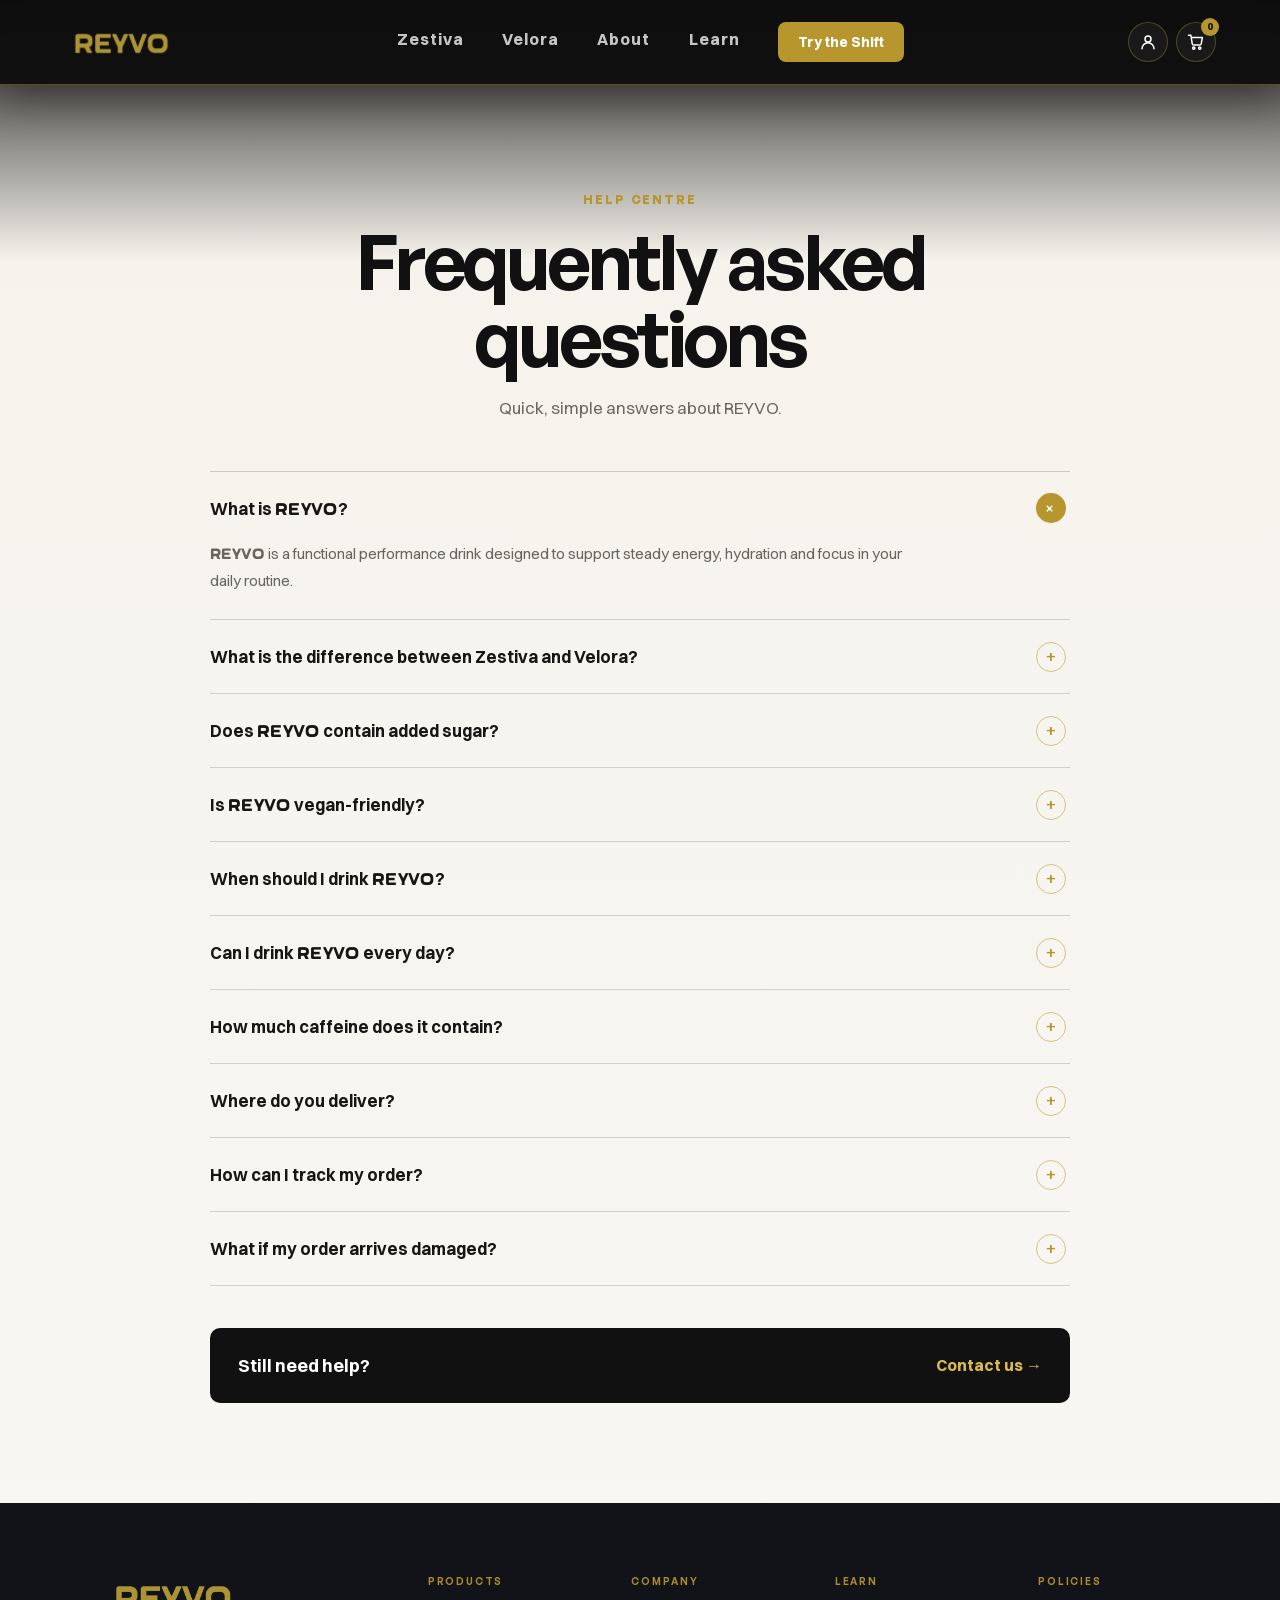
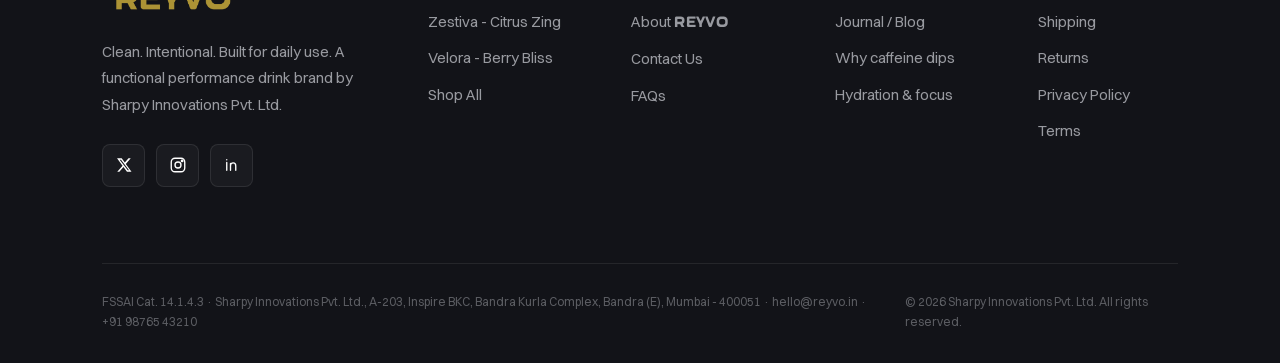
<file: faq.html>
<!DOCTYPE html>
<html lang="en">
<head>
    <meta charset="UTF-8">
    <meta name="viewport" content="width=device-width, initial-scale=1.0">
    <meta name="description" content="Simple answers to common questions about REYVO drinks, orders and delivery.">
    <title>FAQs - REYVO</title>
    <link rel="stylesheet" href="style.css">
</head>
<body class="legal-page simple-faq-page">
    <header class="site-header legal-header">
        <a class="brand" href="index.html#top" aria-label="REYVO home"><img src="Assets/reyvo-logo.png" alt="REYVO"></a>
        <nav class="header-nav" aria-label="Primary navigation">
            <a href="zestiva.html">Zestiva</a><a href="velora.html">Velora</a><a href="about-us.html">About</a><a href="blog.html">Learn</a><a class="shop-btn" href="index.html#pricing">Try the Shift</a>
        </nav>
    </header>

    <main class="simple-faq-main">
        <section class="simple-faq-heading">
            <p class="eyebrow">Help centre</p>
            <h1>Frequently asked questions</h1>
            <p>Quick, simple answers about REYVO.</p>
        </section>

        <section class="simple-faq-list" aria-label="Frequently asked questions">
            <details open><summary>What is REYVO?</summary><p>REYVO is a functional performance drink designed to support steady energy, hydration and focus in your daily routine.</p></details>
            <details><summary>What is the difference between Zestiva and Velora?</summary><p>Zestiva is our citrus-forward energy and focus formula. Velora has a berry profile and is created for hydration and performance support.</p></details>
            <details><summary>Does REYVO contain added sugar?</summary><p>No. Our drinks are made without added sugar. Please check the pack for the latest nutrition information.</p></details>
            <details><summary>Is REYVO vegan-friendly?</summary><p>Yes, our current formulas are vegan-friendly.</p></details>
            <details><summary>When should I drink REYVO?</summary><p>Enjoy it before work, studying, training, travel or whenever your day needs a functional lift.</p></details>
            <details><summary>Can I drink REYVO every day?</summary><p>REYVO is designed for daily routines. Follow the serving guidance on the pack and speak with a healthcare professional if you are sensitive to caffeine or unsure.</p></details>
            <details><summary>How much caffeine does it contain?</summary><p>Caffeine content varies by product. Check the relevant product page and pack label for the exact amount.</p></details>
            <details><summary>Where do you deliver?</summary><p>We deliver across serviceable locations in India. Your availability and delivery estimate are confirmed at checkout.</p></details>
            <details><summary>How can I track my order?</summary><p>Tracking details are sent to your email or phone number once your order has shipped.</p></details>
            <details><summary>What if my order arrives damaged?</summary><p>Contact us with your order number and clear photos of the package and damaged items, and our support team will help.</p></details>
        </section>

        <section class="simple-faq-contact"><p>Still need help?</p><a href="contact-us.html">Contact us <span aria-hidden="true">→</span></a></section>
    </main>
    <footer class="footer site-footer"></footer>
    <script src="script.js"></script>
</body>
</html>
</file>
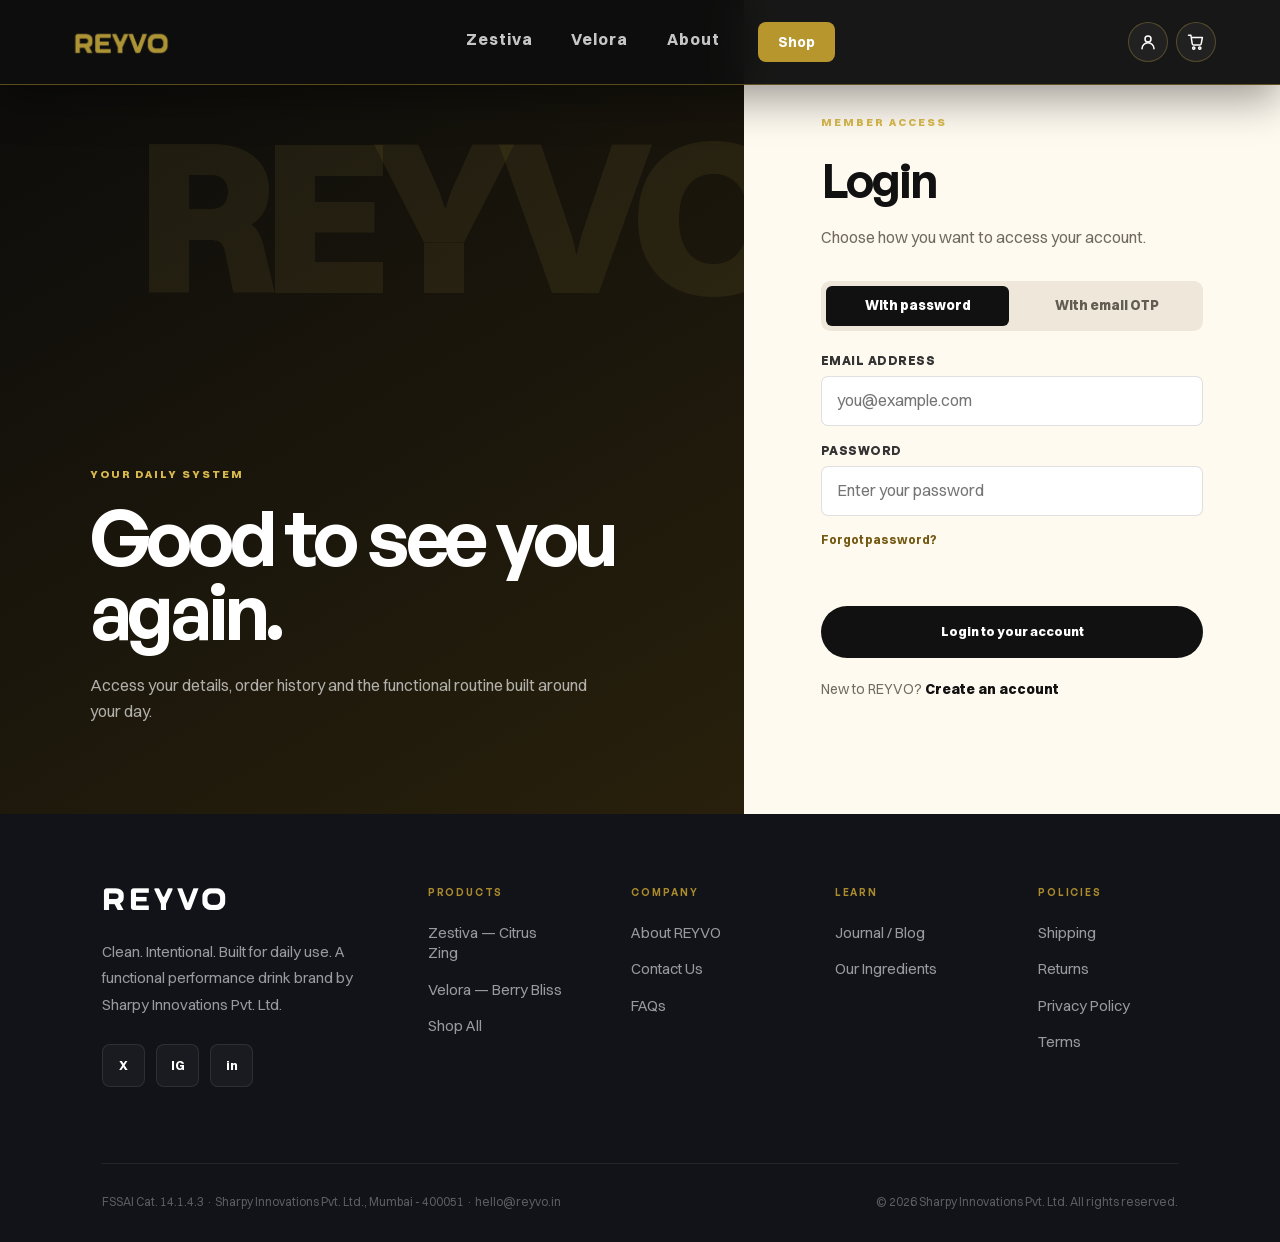
<file: login.html>
<!DOCTYPE html><html lang="en"><head><meta charset="UTF-8"><meta name="viewport" content="width=device-width,initial-scale=1"><title>Login | REYVO</title><link rel="stylesheet" href="account.css?v=20260814-auth"><link rel="stylesheet" href="checkout-extras.css?v=20260814-auth"></head><body class="account-page"><header class="site-header is-scrolled"><a class="brand" href="index.html#top"><img src="Assets/reyvo-logo.png" alt="REYVO"></a><button class="header-menu-toggle" type="button" aria-label="Open navigation menu" aria-expanded="false"><span></span><span></span><span></span></button><nav class="header-nav"><a href="zestiva.html">Zestiva</a><a href="velora.html">Velora</a><a href="about-us.html">About</a><a class="shop-btn" href="index.html#products">Shop</a></nav><div class="header-actions"><a class="header-icon-btn profile-icon-btn" href="login.html" aria-label="Profile"><svg viewBox="0 0 24 24"><circle cx="12" cy="8" r="4"/><path d="M4 21a8 8 0 0 1 16 0"/></svg></a><a class="header-icon-btn" href="checkout.html" aria-label="Checkout"><svg viewBox="0 0 24 24"><path d="M6.5 6h14l-1.6 8.4a2 2 0 0 1-2 1.6H9a2 2 0 0 1-2-1.6L5.2 3H2"/><circle cx="9" cy="20" r="1.5"/><circle cx="17" cy="20" r="1.5"/></svg></a></div></header><main class="account-main"><div class="auth-layout"><section class="auth-story"><div class="auth-story-copy"><p class="auth-kicker">Your daily system</p><h1>Good to see you again.</h1><p>Access your details, order history and the functional routine built around your day.</p></div></section><section class="auth-panel"><div class="auth-card"><p class="auth-kicker">Member access</p><h2>Login</h2><p class="auth-intro">Choose how you want to access your account.</p><div class="auth-tabs"><button class="is-active" type="button" data-login-tab="password">With password</button><button type="button" data-login-tab="otp">With email OTP</button></div><form class="account-form" data-login-form novalidate><div class="account-field"><label for="login-email">Email address</label><input id="login-email" name="email" type="email" placeholder="you@example.com" required></div><div data-password-login><div class="account-field"><label for="login-password">Password</label><input id="login-password" name="password" type="password" placeholder="Enter your password" minlength="6" required></div><button class="forgot-link" type="button" data-forgot-open>Forgot password?</button></div><div class="otp-fields" data-otp-login hidden><button class="secondary-action" type="button" data-send-login-otp>Send OTP to email</button><div class="account-field" data-login-otp-field hidden><label for="login-otp">Email OTP</label><input id="login-otp" name="otp" inputmode="numeric" maxlength="6" placeholder="Enter 6-digit OTP"></div></div><p class="form-message"></p><button class="account-submit" type="submit">Login to your account</button></form><form class="account-form reset-form" data-reset-form hidden novalidate><h3>Reset password</h3><div class="account-field"><label for="reset-email">Registered email</label><input id="reset-email" name="email" type="email" placeholder="you@example.com" required></div><button class="secondary-action" type="button" data-send-reset-otp>Send reset OTP</button><div data-reset-details hidden><div class="account-field"><label for="reset-otp">Reset OTP</label><input id="reset-otp" name="otp" inputmode="numeric" maxlength="6" placeholder="Enter 6-digit OTP" required></div><div class="account-field"><label for="new-password">New password</label><input id="new-password" name="password" type="password" minlength="6" placeholder="Minimum 6 characters" required></div></div><p class="form-message"></p><button class="account-submit" type="submit">Update password</button><button class="forgot-link" type="button" data-forgot-close>Back to login</button></form><p class="account-switch">New to REYVO? <a href="register.html">Create an account</a></p></div></section></div></main><footer class="footer site-footer"><div class="footer-inner"><div class="footer-grid"><div class="footer-brand-block"><a class="footer-logo" href="index.html#top">REYVO</a><p>Clean. Intentional. Built for daily use. A functional performance drink brand by Sharpy Innovations Pvt. Ltd.</p><div class="footer-social"><a href="https://x.com/reyvoindia">X</a><a href="https://www.instagram.com/reyvoindia">IG</a><a href="https://www.linkedin.com/company/reyvo">in</a></div></div><nav class="footer-column"><h2>Products</h2><a href="zestiva.html">Zestiva — Citrus Zing</a><a href="velora.html">Velora — Berry Bliss</a><a href="index.html#products">Shop All</a></nav><nav class="footer-column"><h2>Company</h2><a href="about-us.html">About REYVO</a><a href="contact-us.html">Contact Us</a><a href="faq.html">FAQs</a></nav><nav class="footer-column"><h2>Learn</h2><a href="blog.html">Journal / Blog</a><a href="index.html#ingredients">Our Ingredients</a></nav><nav class="footer-column"><h2>Policies</h2><a href="terms-and-conditions.html">Shipping</a><a href="refund-return-policy.html">Returns</a><a href="privacy-policy.html">Privacy Policy</a><a href="terms-and-conditions.html">Terms</a></nav></div><div class="footer-bottom"><p>FSSAI Cat. 14.1.4.3 · Sharpy Innovations Pvt. Ltd., Mumbai - 400051 · hello@reyvo.in</p><p>© 2026 Sharpy Innovations Pvt. Ltd. All rights reserved.</p></div></div></footer><script src="account.js?v=20260814-static"></script></body></html>
</file>
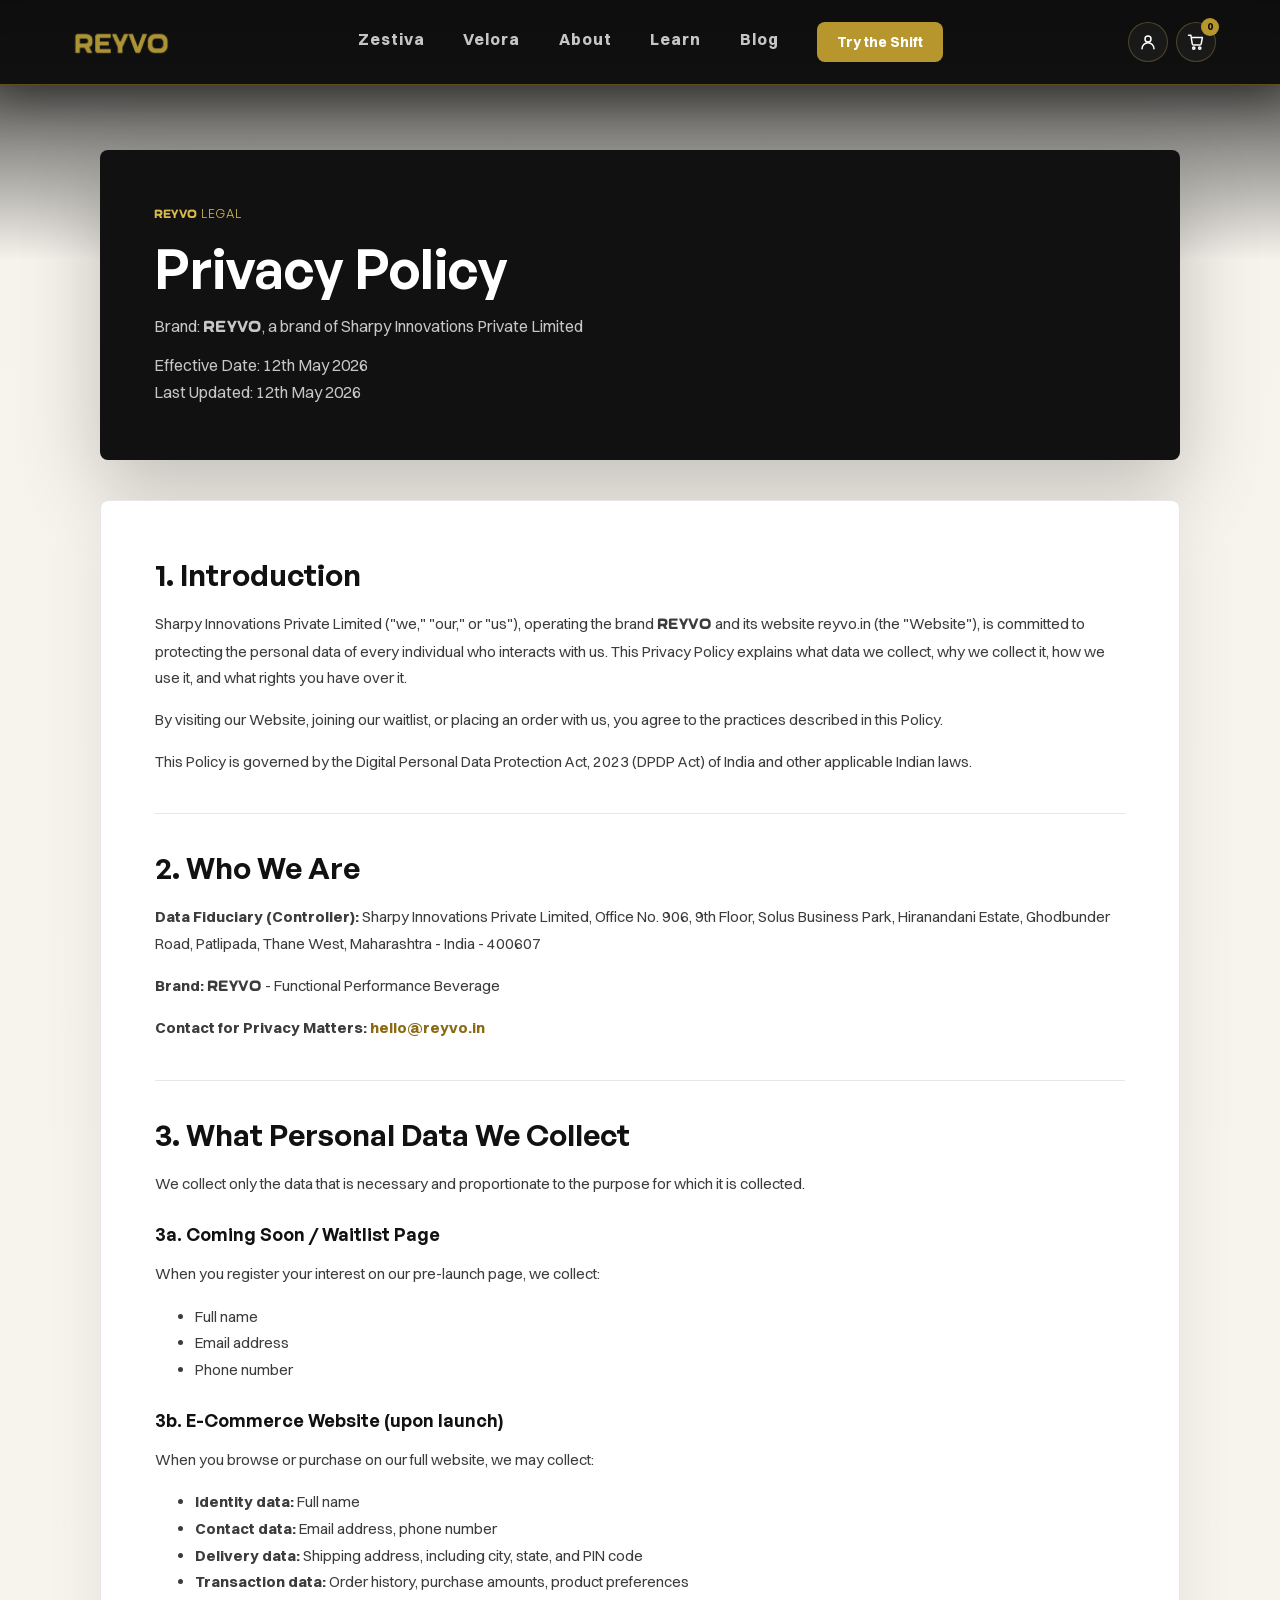
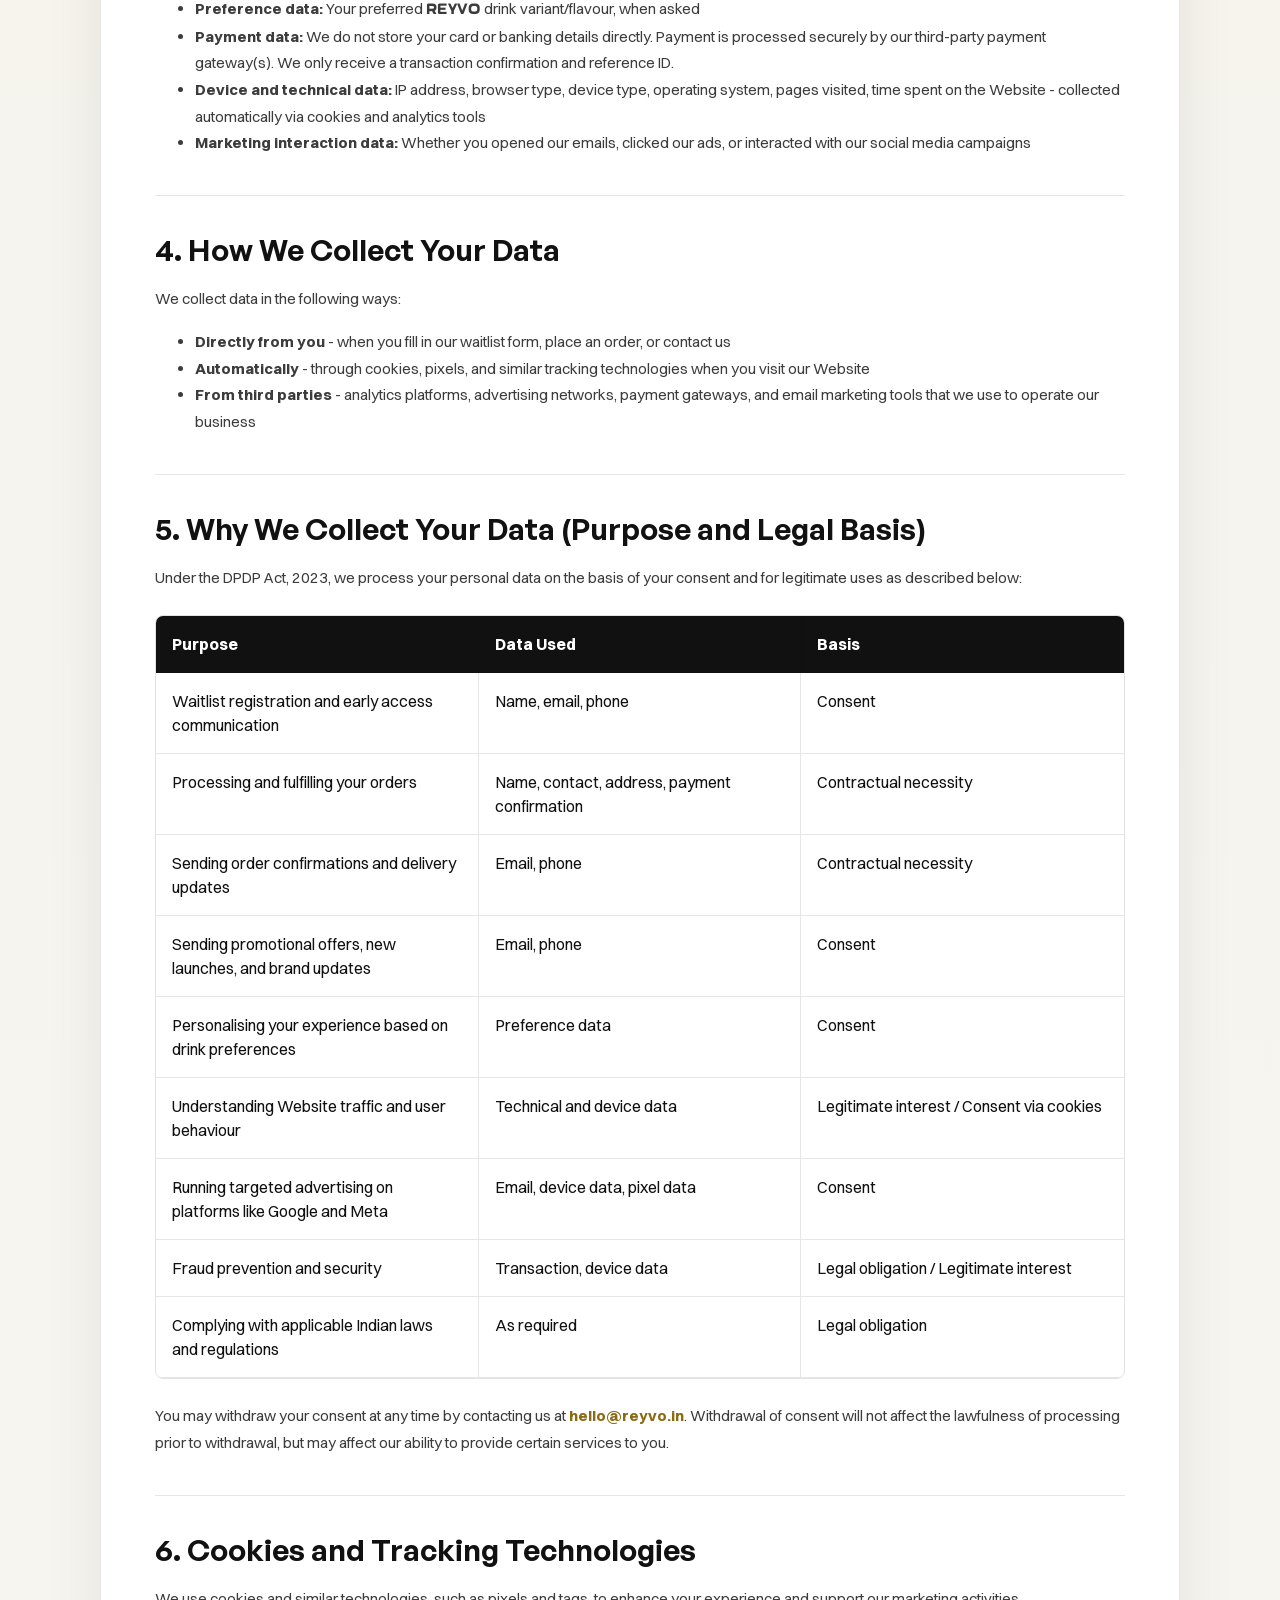
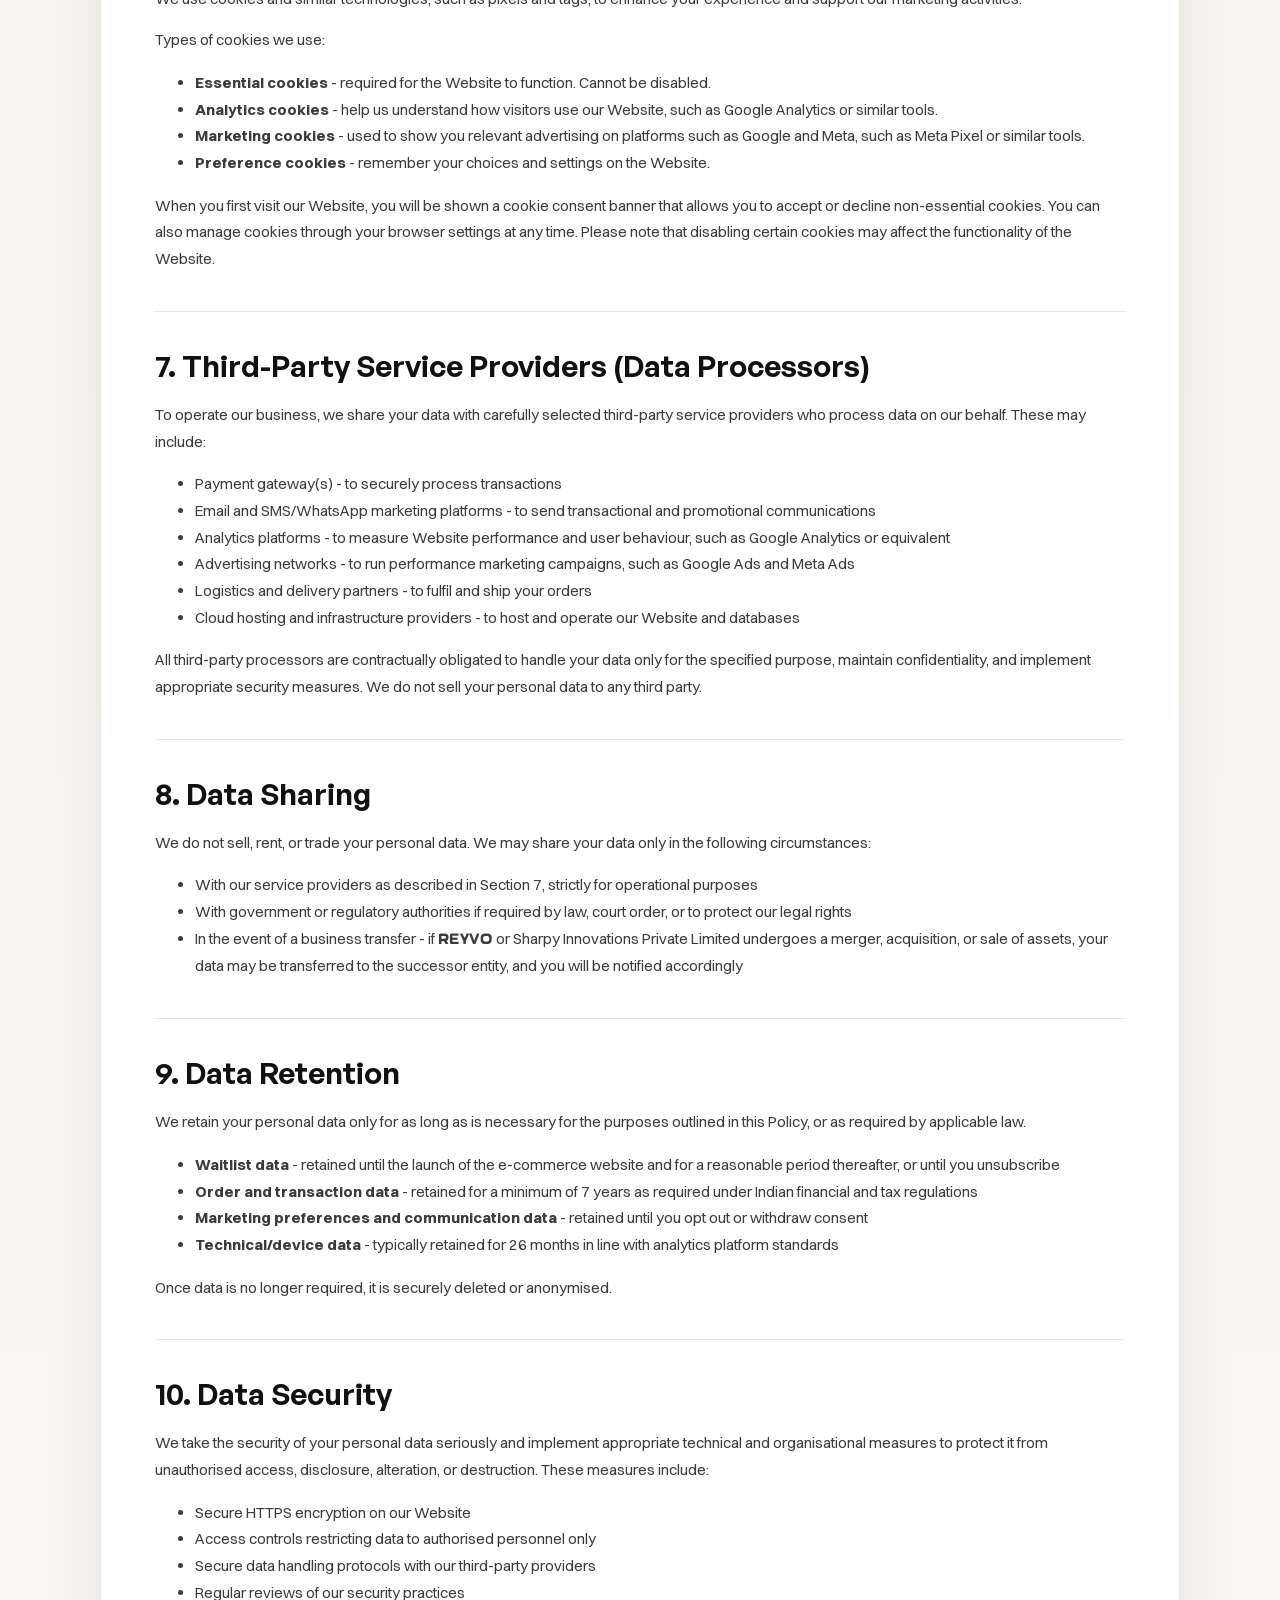
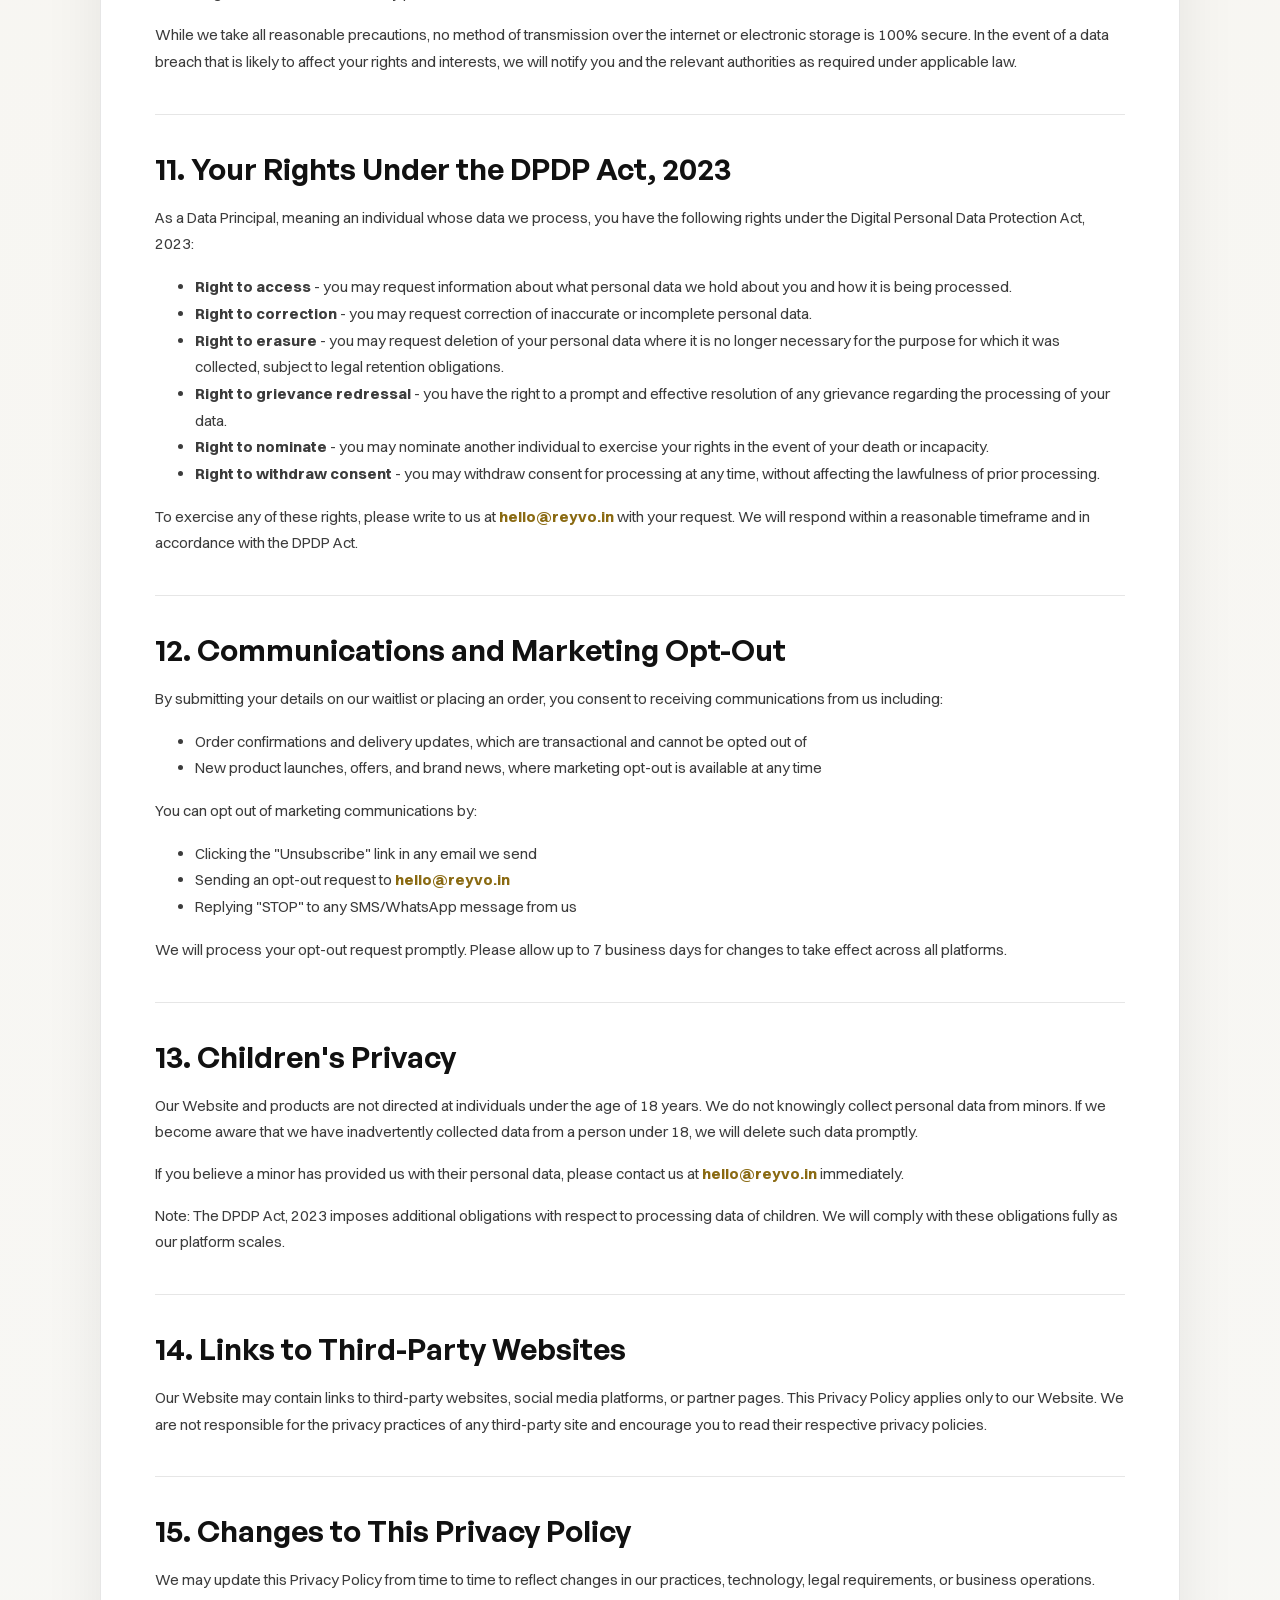
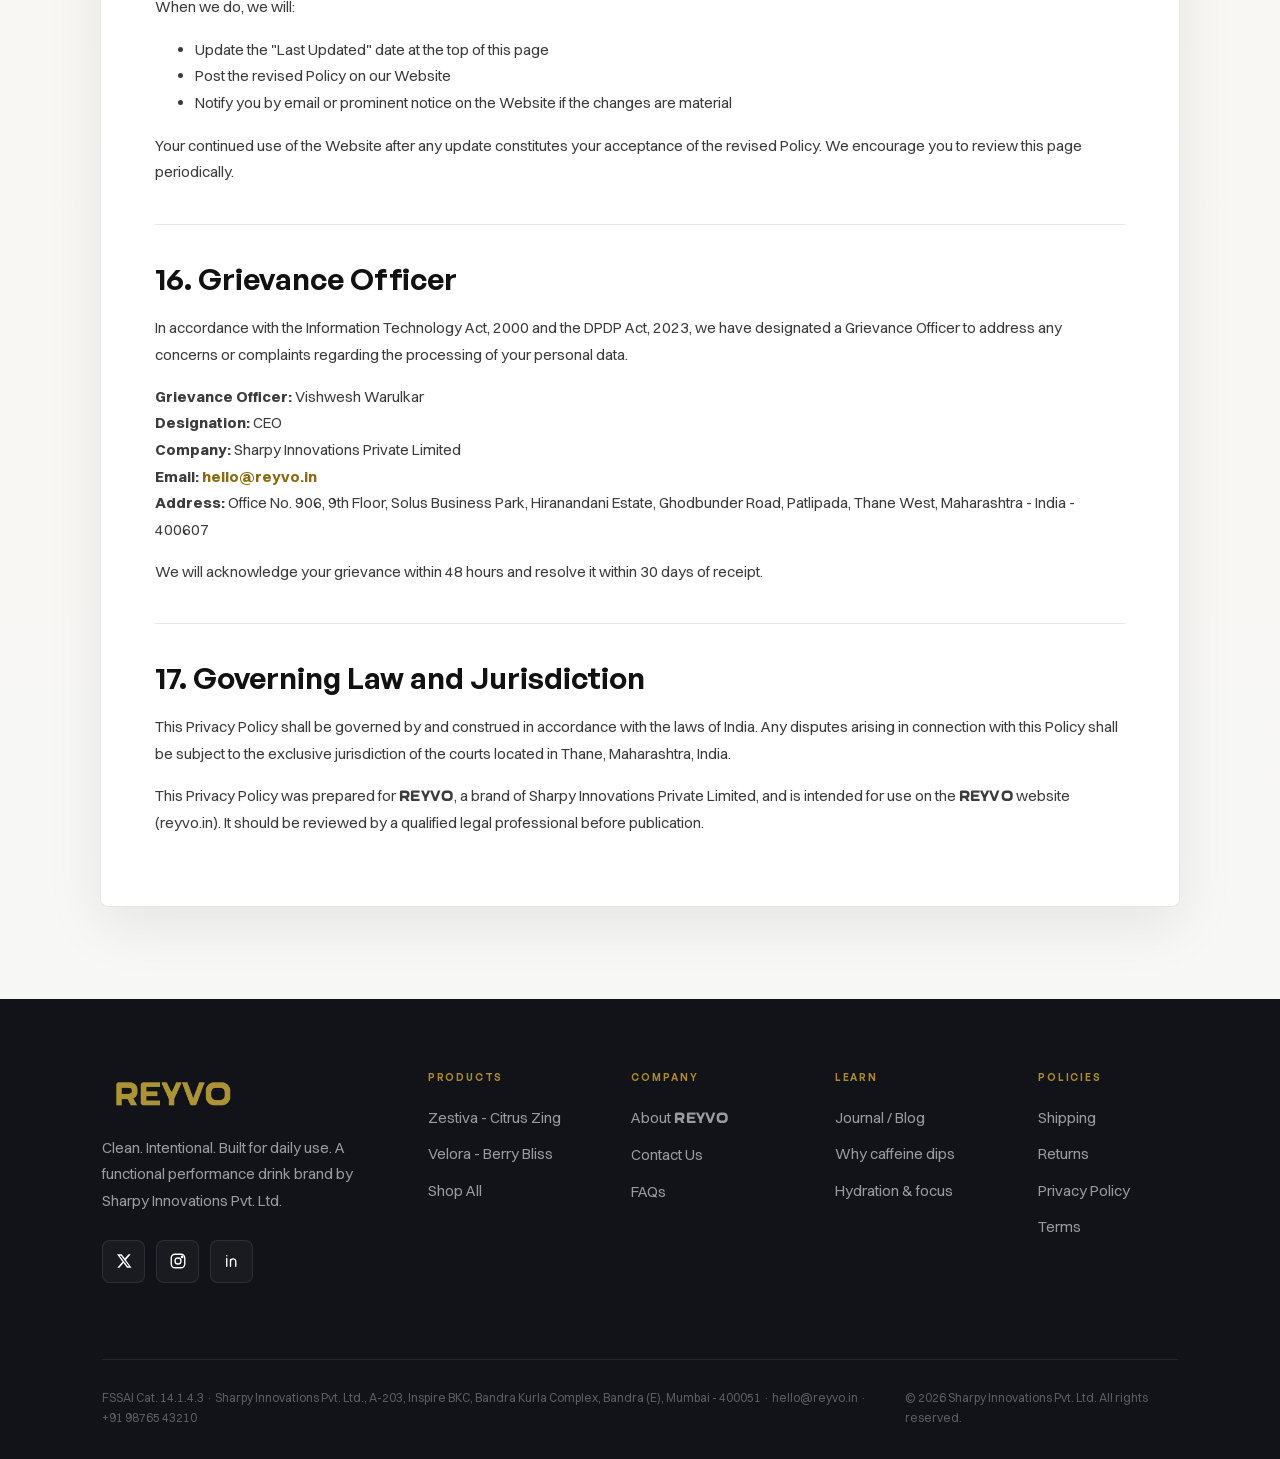
<file: privacy-policy.html>
﻿<!DOCTYPE html>
<html lang="en">

<head>
    <meta charset="UTF-8">
    <meta name="viewport" content="width=device-width, initial-scale=1.0">
    <title>Privacy Policy - REYVO</title>
    <link rel="stylesheet" href="style.css">
</head>

<body class="legal-page">
    <header class="site-header legal-header">
        <a class="brand" href="index.html#top" aria-label="REYVO home">
            <img src="Assets/reyvo-logo.png" alt="REYVO">
        </a>
        <nav class="header-nav" aria-label="Primary navigation">
            <a href="index.html#ingredients">Zestiva</a>
            <a href="index.html#ingredients">Velora</a>
            <a href="about-us.html">About</a>
            <a href="index.html#learn">Learn</a>
            <a class="shop-btn" href="index.html#pricing">Try the Shift</a>
        </nav>
    </header>

    <main class="legal-main">
        <section class="legal-hero">
            <p class="eyebrow">REYVO Legal</p>
            <h1>Privacy Policy</h1>
            <p>Brand: REYVO, a brand of Sharpy Innovations Private Limited</p>
            <p>Effective Date: 12th May 2026<br>Last Updated: 12th May 2026</p>
        </section>

        <article class="legal-content">
            <section>
                <h2>1. Introduction</h2>
                <p>Sharpy Innovations Private Limited ("we," "our," or "us"), operating the brand REYVO and its website
                    reyvo.in (the "Website"), is committed to protecting the personal data of every individual who
                    interacts with us. This Privacy Policy explains what data we collect, why we collect it, how we use
                    it, and what rights you have over it.</p>
                <p>By visiting our Website, joining our waitlist, or placing an order with us, you agree to the
                    practices described in this Policy.</p>
                <p>This Policy is governed by the Digital Personal Data Protection Act, 2023 (DPDP Act) of India and
                    other applicable Indian laws.</p>
            </section>

            <section>
                <h2>2. Who We Are</h2>
                <p><strong>Data Fiduciary (Controller):</strong> Sharpy Innovations Private Limited, Office No. 906, 9th
                    Floor, Solus Business Park, Hiranandani Estate, Ghodbunder Road, Patlipada, Thane West, Maharashtra
                    - India - 400607</p>
                <p><strong>Brand:</strong> REYVO - Functional Performance Beverage</p>
                <p><strong>Contact for Privacy Matters:</strong> <a href="mailto:hello@reyvo.in">hello@reyvo.in</a></p>
            </section>

            <section>
                <h2>3. What Personal Data We Collect</h2>
                <p>We collect only the data that is necessary and proportionate to the purpose for which it is
                    collected.</p>
                <h3>3a. Coming Soon / Waitlist Page</h3>
                <p>When you register your interest on our pre-launch page, we collect:</p>
                <ul>
                    <li>Full name</li>
                    <li>Email address</li>
                    <li>Phone number</li>
                </ul>
                <h3>3b. E-Commerce Website (upon launch)</h3>
                <p>When you browse or purchase on our full website, we may collect:</p>
                <ul>
                    <li><strong>Identity data:</strong> Full name</li>
                    <li><strong>Contact data:</strong> Email address, phone number</li>
                    <li><strong>Delivery data:</strong> Shipping address, including city, state, and PIN code</li>
                    <li><strong>Transaction data:</strong> Order history, purchase amounts, product preferences</li>
                    <li><strong>Preference data:</strong> Your preferred REYVO drink variant/flavour, when asked</li>
                    <li><strong>Payment data:</strong> We do not store your card or banking details directly. Payment is
                        processed securely by our third-party payment gateway(s). We only receive a transaction
                        confirmation and reference ID.</li>
                    <li><strong>Device and technical data:</strong> IP address, browser type, device type, operating
                        system, pages visited, time spent on the Website - collected automatically via cookies and
                        analytics tools</li>
                    <li><strong>Marketing interaction data:</strong> Whether you opened our emails, clicked our ads, or
                        interacted with our social media campaigns</li>
                </ul>
            </section>

            <section>
                <h2>4. How We Collect Your Data</h2>
                <p>We collect data in the following ways:</p>
                <ul>
                    <li><strong>Directly from you</strong> - when you fill in our waitlist form, place an order, or
                        contact us</li>
                    <li><strong>Automatically</strong> - through cookies, pixels, and similar tracking technologies when
                        you visit our Website</li>
                    <li><strong>From third parties</strong> - analytics platforms, advertising networks, payment
                        gateways, and email marketing tools that we use to operate our business</li>
                </ul>
            </section>

            <section>
                <h2>5. Why We Collect Your Data (Purpose and Legal Basis)</h2>
                <p>Under the DPDP Act, 2023, we process your personal data on the basis of your consent and for
                    legitimate uses as described below:</p>
                <div class="policy-table">
                    <div><strong>Purpose</strong><strong>Data Used</strong><strong>Basis</strong></div>
                    <div><span>Waitlist registration and early access communication</span><span>Name, email,
                            phone</span><span>Consent</span></div>
                    <div><span>Processing and fulfilling your orders</span><span>Name, contact, address, payment
                            confirmation</span><span>Contractual necessity</span></div>
                    <div><span>Sending order confirmations and delivery updates</span><span>Email,
                            phone</span><span>Contractual necessity</span></div>
                    <div><span>Sending promotional offers, new launches, and brand updates</span><span>Email,
                            phone</span><span>Consent</span></div>
                    <div><span>Personalising your experience based on drink preferences</span><span>Preference
                            data</span><span>Consent</span></div>
                    <div><span>Understanding Website traffic and user behaviour</span><span>Technical and device
                            data</span><span>Legitimate interest / Consent via cookies</span></div>
                    <div><span>Running targeted advertising on platforms like Google and Meta</span><span>Email, device
                            data, pixel data</span><span>Consent</span></div>
                    <div><span>Fraud prevention and security</span><span>Transaction, device data</span><span>Legal
                            obligation / Legitimate interest</span></div>
                    <div><span>Complying with applicable Indian laws and regulations</span><span>As
                            required</span><span>Legal obligation</span></div>
                </div>
                <p>You may withdraw your consent at any time by contacting us at <a
                        href="mailto:hello@reyvo.in">hello@reyvo.in</a>. Withdrawal of consent will not affect the
                    lawfulness of processing prior to withdrawal, but may affect our ability to provide certain services
                    to you.</p>
            </section>

            <section>
                <h2>6. Cookies and Tracking Technologies</h2>
                <p>We use cookies and similar technologies, such as pixels and tags, to enhance your experience and
                    support our marketing activities.</p>
                <p>Types of cookies we use:</p>
                <ul>
                    <li><strong>Essential cookies</strong> - required for the Website to function. Cannot be disabled.
                    </li>
                    <li><strong>Analytics cookies</strong> - help us understand how visitors use our Website, such as
                        Google Analytics or similar tools.</li>
                    <li><strong>Marketing cookies</strong> - used to show you relevant advertising on platforms such as
                        Google and Meta, such as Meta Pixel or similar tools.</li>
                    <li><strong>Preference cookies</strong> - remember your choices and settings on the Website.</li>
                </ul>
                <p>When you first visit our Website, you will be shown a cookie consent banner that allows you to accept
                    or decline non-essential cookies. You can also manage cookies through your browser settings at any
                    time. Please note that disabling certain cookies may affect the functionality of the Website.</p>
            </section>

            <section>
                <h2>7. Third-Party Service Providers (Data Processors)</h2>
                <p>To operate our business, we share your data with carefully selected third-party service providers who
                    process data on our behalf. These may include:</p>
                <ul>
                    <li>Payment gateway(s) - to securely process transactions</li>
                    <li>Email and SMS/WhatsApp marketing platforms - to send transactional and promotional
                        communications</li>
                    <li>Analytics platforms - to measure Website performance and user behaviour, such as Google
                        Analytics or equivalent</li>
                    <li>Advertising networks - to run performance marketing campaigns, such as Google Ads and Meta Ads
                    </li>
                    <li>Logistics and delivery partners - to fulfil and ship your orders</li>
                    <li>Cloud hosting and infrastructure providers - to host and operate our Website and databases</li>
                </ul>
                <p>All third-party processors are contractually obligated to handle your data only for the specified
                    purpose, maintain confidentiality, and implement appropriate security measures. We do not sell your
                    personal data to any third party.</p>
            </section>

            <section>
                <h2>8. Data Sharing</h2>
                <p>We do not sell, rent, or trade your personal data. We may share your data only in the following
                    circumstances:</p>
                <ul>
                    <li>With our service providers as described in Section 7, strictly for operational purposes</li>
                    <li>With government or regulatory authorities if required by law, court order, or to protect our
                        legal rights</li>
                    <li>In the event of a business transfer - if REYVO or Sharpy Innovations Private Limited undergoes a
                        merger, acquisition, or sale of assets, your data may be transferred to the successor entity,
                        and you will be notified accordingly</li>
                </ul>
            </section>

            <section>
                <h2>9. Data Retention</h2>
                <p>We retain your personal data only for as long as is necessary for the purposes outlined in this
                    Policy, or as required by applicable law.</p>
                <ul>
                    <li><strong>Waitlist data</strong> - retained until the launch of the e-commerce website and for a
                        reasonable period thereafter, or until you unsubscribe</li>
                    <li><strong>Order and transaction data</strong> - retained for a minimum of 7 years as required
                        under Indian financial and tax regulations</li>
                    <li><strong>Marketing preferences and communication data</strong> - retained until you opt out or
                        withdraw consent</li>
                    <li><strong>Technical/device data</strong> - typically retained for 26 months in line with analytics
                        platform standards</li>
                </ul>
                <p>Once data is no longer required, it is securely deleted or anonymised.</p>
            </section>

            <section>
                <h2>10. Data Security</h2>
                <p>We take the security of your personal data seriously and implement appropriate technical and
                    organisational measures to protect it from unauthorised access, disclosure, alteration, or
                    destruction. These measures include:</p>
                <ul>
                    <li>Secure HTTPS encryption on our Website</li>
                    <li>Access controls restricting data to authorised personnel only</li>
                    <li>Secure data handling protocols with our third-party providers</li>
                    <li>Regular reviews of our security practices</li>
                </ul>
                <p>While we take all reasonable precautions, no method of transmission over the internet or electronic
                    storage is 100% secure. In the event of a data breach that is likely to affect your rights and
                    interests, we will notify you and the relevant authorities as required under applicable law.</p>
            </section>

            <section>
                <h2>11. Your Rights Under the DPDP Act, 2023</h2>
                <p>As a Data Principal, meaning an individual whose data we process, you have the following rights under
                    the Digital Personal Data Protection Act, 2023:</p>
                <ul>
                    <li><strong>Right to access</strong> - you may request information about what personal data we hold
                        about you and how it is being processed.</li>
                    <li><strong>Right to correction</strong> - you may request correction of inaccurate or incomplete
                        personal data.</li>
                    <li><strong>Right to erasure</strong> - you may request deletion of your personal data where it is
                        no longer necessary for the purpose for which it was collected, subject to legal retention
                        obligations.</li>
                    <li><strong>Right to grievance redressal</strong> - you have the right to a prompt and effective
                        resolution of any grievance regarding the processing of your data.</li>
                    <li><strong>Right to nominate</strong> - you may nominate another individual to exercise your rights
                        in the event of your death or incapacity.</li>
                    <li><strong>Right to withdraw consent</strong> - you may withdraw consent for processing at any
                        time, without affecting the lawfulness of prior processing.</li>
                </ul>
                <p>To exercise any of these rights, please write to us at <a
                        href="mailto:hello@reyvo.in">hello@reyvo.in</a> with your request. We will respond within a
                    reasonable timeframe and in accordance with the DPDP Act.</p>
            </section>

            <section>
                <h2>12. Communications and Marketing Opt-Out</h2>
                <p>By submitting your details on our waitlist or placing an order, you consent to receiving
                    communications from us including:</p>
                <ul>
                    <li>Order confirmations and delivery updates, which are transactional and cannot be opted out of
                    </li>
                    <li>New product launches, offers, and brand news, where marketing opt-out is available at any time
                    </li>
                </ul>
                <p>You can opt out of marketing communications by:</p>
                <ul>
                    <li>Clicking the "Unsubscribe" link in any email we send</li>
                    <li>Sending an opt-out request to <a href="mailto:hello@reyvo.in">hello@reyvo.in</a></li>
                    <li>Replying "STOP" to any SMS/WhatsApp message from us</li>
                </ul>
                <p>We will process your opt-out request promptly. Please allow up to 7 business days for changes to take
                    effect across all platforms.</p>
            </section>

            <section>
                <h2>13. Children's Privacy</h2>
                <p>Our Website and products are not directed at individuals under the age of 18 years. We do not
                    knowingly collect personal data from minors. If we become aware that we have inadvertently collected
                    data from a person under 18, we will delete such data promptly.</p>
                <p>If you believe a minor has provided us with their personal data, please contact us at <a
                        href="mailto:hello@reyvo.in">hello@reyvo.in</a> immediately.</p>
                <p>Note: The DPDP Act, 2023 imposes additional obligations with respect to processing data of children.
                    We will comply with these obligations fully as our platform scales.</p>
            </section>

            <section>
                <h2>14. Links to Third-Party Websites</h2>
                <p>Our Website may contain links to third-party websites, social media platforms, or partner pages. This
                    Privacy Policy applies only to our Website. We are not responsible for the privacy practices of any
                    third-party site and encourage you to read their respective privacy policies.</p>
            </section>

            <section>
                <h2>15. Changes to This Privacy Policy</h2>
                <p>We may update this Privacy Policy from time to time to reflect changes in our practices, technology,
                    legal requirements, or business operations. When we do, we will:</p>
                <ul>
                    <li>Update the "Last Updated" date at the top of this page</li>
                    <li>Post the revised Policy on our Website</li>
                    <li>Notify you by email or prominent notice on the Website if the changes are material</li>
                </ul>
                <p>Your continued use of the Website after any update constitutes your acceptance of the revised Policy.
                    We encourage you to review this page periodically.</p>
            </section>

            <section>
                <h2>16. Grievance Officer</h2>
                <p>In accordance with the Information Technology Act, 2000 and the DPDP Act, 2023, we have designated a
                    Grievance Officer to address any concerns or complaints regarding the processing of your personal
                    data.</p>
                <p><strong>Grievance Officer:</strong> Vishwesh Warulkar<br><strong>Designation:</strong>
                    CEO<br><strong>Company:</strong> Sharpy Innovations Private Limited<br><strong>Email:</strong> <a
                        href="mailto:hello@reyvo.in">hello@reyvo.in</a><br><strong>Address:</strong> Office No. 906, 9th
                    Floor, Solus Business Park, Hiranandani Estate, Ghodbunder Road, Patlipada, Thane West, Maharashtra
                    - India - 400607</p>
                <p>We will acknowledge your grievance within 48 hours and resolve it within 30 days of receipt.</p>
            </section>

            <section>
                <h2>17. Governing Law and Jurisdiction</h2>
                <p>This Privacy Policy shall be governed by and construed in accordance with the laws of India. Any
                    disputes arising in connection with this Policy shall be subject to the exclusive jurisdiction of
                    the courts located in Thane, Maharashtra, India.</p>
                <p>This Privacy Policy was prepared for REYVO, a brand of Sharpy Innovations Private Limited, and is
                    intended for use on the REYVO website (reyvo.in). It should be reviewed by a qualified legal
                    professional before publication.</p>
            </section>
        </article>
    </main>
    <footer class="footer site-footer">
        <div class="footer-inner">
            <div class="footer-grid">
                <div class="footer-brand-block">
                    <a class="footer-logo" href="index.html#top" aria-label="REYVO home">REYVO</a>
                    <p>Clean. Intentional. Built for daily use. A functional performance drink brand by Sharpy Innovations Pvt. Ltd.</p>
                    <div class="footer-social" aria-label="Social links">
                        <a href="https://x.com/reyvoindia" target="_blank" rel="noopener" aria-label="X">X</a>
                        <a href="https://www.instagram.com/reyvoindia" target="_blank" rel="noopener" aria-label="Instagram">IG</a>
                        <a href="https://www.linkedin.com/company/reyvo" target="_blank" rel="noopener" aria-label="LinkedIn">in</a>
                    </div>
                </div>

                <nav class="footer-column" aria-label="Products">
                    <h2>Products</h2>
                    <a href="index.html#ingredients">Zestiva — Citrus Zing</a>
                    <a href="index.html#ingredients">Velora — Berry Bliss</a>
                    <a href="index.html#pricing">Shop All</a>
                </nav>

                <nav class="footer-column" aria-label="Company">
                    <h2>Company</h2>
                    <a href="about-us.html">About REYVO</a>
                    <a href="contact-us.html">Contact Us</a>
                    <a href="contact-us.html">FAQs</a>
                </nav>

                <nav class="footer-column" aria-label="Learn">
                    <h2>Learn</h2>
                    <a href="index.html#learn">Journal / Blog</a>
                    <a href="index.html#learn">Why caffeine dips</a>
                    <a href="index.html#learn">Hydration &amp; focus</a>
                </nav>

                <nav class="footer-column" aria-label="Policies">
                    <h2>Policies</h2>
                    <a href="terms-and-conditions.html">Shipping</a>
                    <a href="refund-return-policy.html">Returns</a>
                    <a href="privacy-policy.html">Privacy Policy</a>
                    <a href="terms-and-conditions.html">Terms</a>
                </nav>
            </div>

            <div class="footer-bottom">
                <p>FSSAI Cat. 14.1.4.3 · Sharpy Innovations Pvt. Ltd., A-203, Inspire BKC, Bandra Kurla Complex, Bandra (E), Mumbai - 400051 · hello@reyvo.in · +91 98765 43210</p>
                <p>© 2026 Sharpy Innovations Pvt. Ltd. All rights reserved.</p>
            </div>
        </div>
    </footer>
    <script src="script.js"></script>
</body>

</html>
</file>
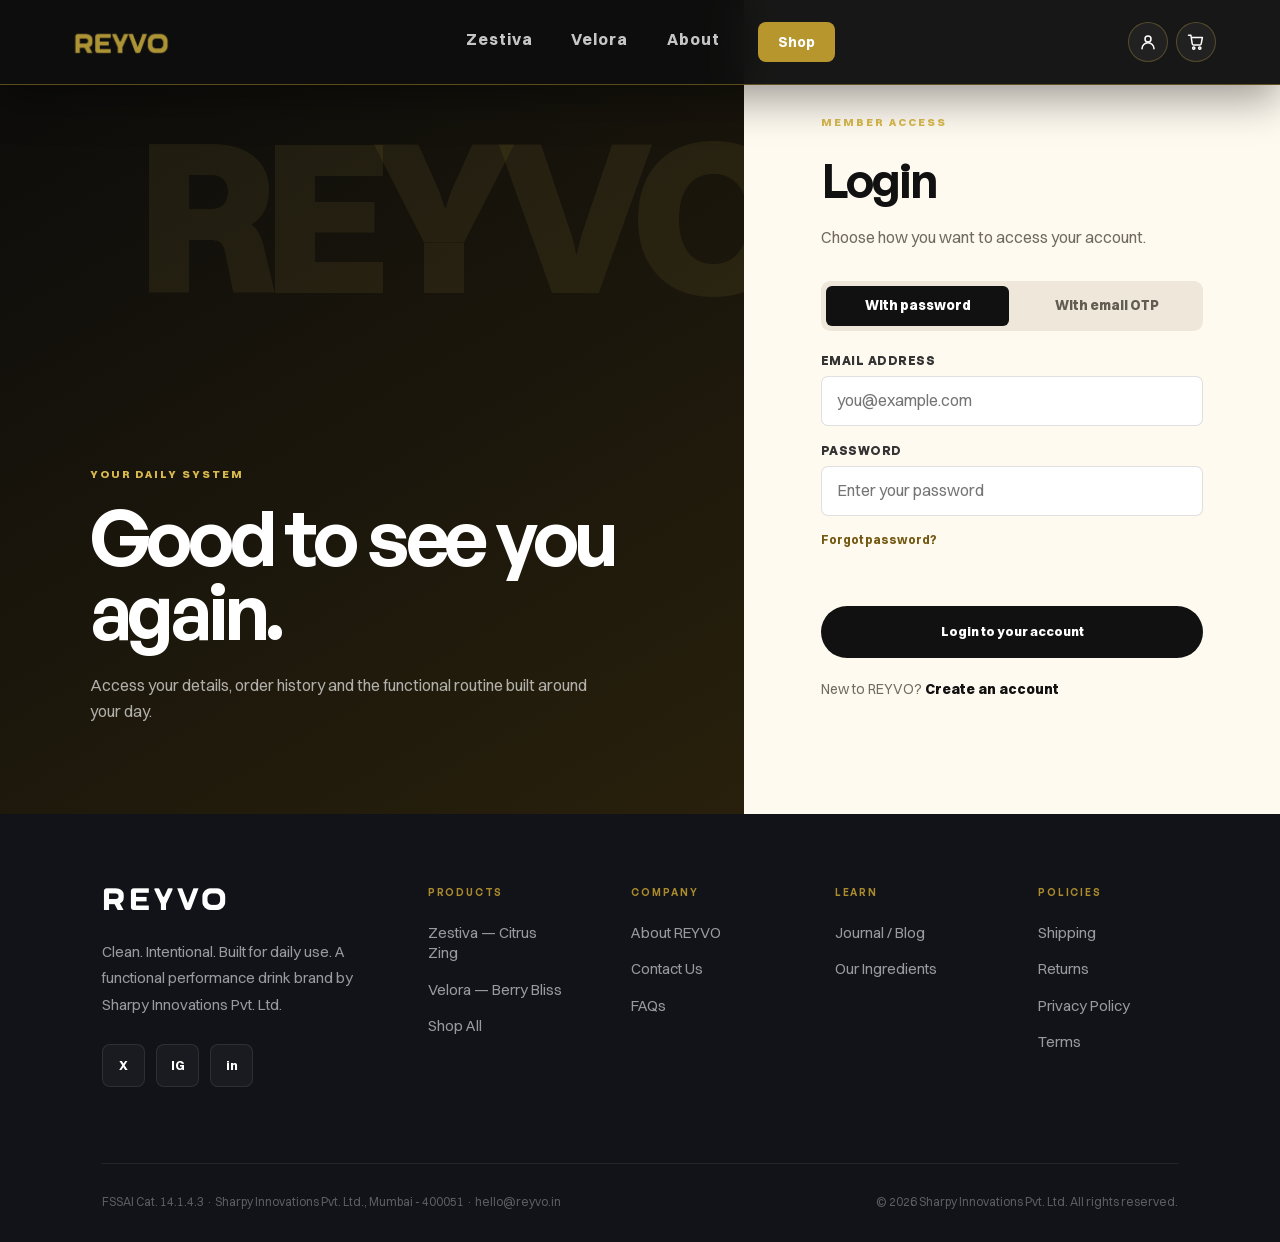
<file: profile.html>
<!DOCTYPE html>
<html lang="en"><head><meta charset="UTF-8"><meta name="viewport" content="width=device-width,initial-scale=1"><title>My Account | REYVO</title><link rel="preconnect" href="https://fonts.googleapis.com"><link rel="preconnect" href="https://fonts.gstatic.com" crossorigin><link href="https://fonts.googleapis.com/css2?family=DM+Sans:wght@400;500;700&display=swap" rel="stylesheet"><link rel="stylesheet" href="account.css?v=20260814-profile"><link rel="stylesheet" href="profile-dashboard.css?v=20260814"></head>
<body class="account-page"><header class="site-header is-scrolled"><a class="brand" href="index.html#top" aria-label="REYVO home"><img src="Assets/reyvo-logo.png" alt="REYVO"></a><button class="header-menu-toggle" type="button" aria-label="Open navigation menu" aria-expanded="false"><span></span><span></span><span></span></button><nav class="header-nav"><a href="zestiva.html">Zestiva</a><a href="velora.html">Velora</a><a href="about-us.html">About</a><a class="shop-btn" href="index.html#products">Shop</a></nav><div class="header-actions"><a class="header-icon-btn profile-icon-btn" href="profile.html" aria-label="Profile"><svg viewBox="0 0 24 24"><circle cx="12" cy="8" r="4"/><path d="M4 21a8 8 0 0 1 16 0"/></svg></a><a class="header-icon-btn" href="checkout.html" aria-label="Checkout"><svg viewBox="0 0 24 24"><path d="M6.5 6h14l-1.6 8.4a2 2 0 0 1-2 1.6H9a2 2 0 0 1-2-1.6L5.2 3H2"/><circle cx="9" cy="20" r="1.5"/><circle cx="17" cy="20" r="1.5"/></svg></a></div></header>
<main class="profile-page" data-profile><div class="profile-frame">
  <aside class="profile-sidebar">
    <div class="profile-identity"><span class="profile-avatar"><svg viewBox="0 0 24 24"><circle cx="12" cy="8" r="4"/><path d="M4 21a8 8 0 0 1 16 0"/></svg></span><div><strong data-user-name>REYVO Member</strong><span data-user-email></span></div></div>
    <nav class="profile-menu" aria-label="Account sections">
      <button class="is-active" type="button" data-profile-tab="overview"><svg viewBox="0 0 24 24"><path d="M3 11 12 3l9 8v10h-6v-6H9v6H3Z"/></svg>Overview</button>
      <button type="button" data-profile-tab="details"><svg viewBox="0 0 24 24"><circle cx="12" cy="8" r="4"/><path d="M4 21a8 8 0 0 1 16 0"/></svg>Profile</button>
      <button type="button" data-profile-tab="orders"><svg viewBox="0 0 24 24"><path d="M5 7h14l-1 14H6L5 7Z"/><path d="M9 7V5a3 3 0 0 1 6 0v2"/></svg>Orders</button>
      <button type="button" data-profile-tab="subscriptions"><svg viewBox="0 0 24 24"><rect x="3" y="5" width="18" height="16" rx="2"/><path d="M8 3v4m8-4v4M7 12l3 3 7-7"/></svg>Subscriptions</button>
      <button type="button" data-profile-tab="wishlist"><svg viewBox="0 0 24 24"><path d="M20.8 4.6a5.5 5.5 0 0 0-7.8 0L12 5.6l-1-1a5.5 5.5 0 0 0-7.8 7.8L12 21l8.8-8.6a5.5 5.5 0 0 0 0-7.8Z"/></svg>Wishlist</button>
      <button type="button" data-logout><svg viewBox="0 0 24 24"><path d="M10 17l5-5-5-5m5 5H3m12-9h5v18h-5"/></svg>Logout</button>
    </nav>
  </aside>
  <section class="profile-main">
    <div data-profile-panel="overview"><p class="profile-kicker">My REYVO</p><h1>Account overview</h1><div class="profile-stats"><article><span>Orders</span><strong data-order-count>0</strong></article><article><span>Subscriptions</span><strong>0</strong></article><article><span>Wishlist</span><strong>0</strong></article></div><section class="profile-section"><div class="section-title"><h2>Recent orders</h2><a href="index.html#products">Shop products →</a></div><div data-recent-orders><div class="profile-empty"><span>01</span><h3>Your first routine awaits.</h3><p>Orders placed through checkout will appear here.</p><a href="index.html#products">Explore REYVO</a></div></div></section></div>
    <div data-profile-panel="details" hidden><p class="profile-kicker">Personal information</p><h1>Your profile</h1><section class="profile-section"><h2>Account details</h2><div class="profile-details"><div><span>Full name</span><strong data-user-name></strong></div><div><span>Email address</span><strong data-user-email></strong></div><div><span>Phone number</span><strong data-user-phone></strong></div><div><span>Membership</span><strong>REYVO Member</strong></div></div></section></div>
    <div data-profile-panel="orders" hidden><p class="profile-kicker">Purchase history</p><h1>Your orders</h1><section class="profile-section"><div data-all-orders><div class="profile-empty"><h3>No orders yet.</h3><p>Your completed purchases will be saved here.</p></div></div></section></div>
    <div data-profile-panel="subscriptions" hidden><p class="profile-kicker">Stay consistent</p><h1>Subscriptions</h1><section class="profile-section"><div class="profile-empty"><h3>No active subscriptions.</h3><p>REYVO subscription plans will be available soon.</p></div></section></div>
    <div data-profile-panel="wishlist" hidden><p class="profile-kicker">Saved for later</p><h1>Wishlist</h1><section class="profile-section"><div class="profile-empty"><h3>Your wishlist is empty.</h3><p>Save products you want to return to later.</p></div></section></div>
  </section>
</div></main><footer class="footer site-footer"><div class="footer-inner"><div class="footer-grid"><div class="footer-brand-block"><a class="footer-logo" href="index.html#top">REYVO</a><p>Clean. Intentional. Built for daily use. A functional performance drink brand by Sharpy Innovations Pvt. Ltd.</p><div class="footer-social"><a href="https://x.com/reyvoindia" target="_blank" rel="noopener">X</a><a href="https://www.instagram.com/reyvoindia" target="_blank" rel="noopener">IG</a><a href="https://www.linkedin.com/company/reyvo" target="_blank" rel="noopener">in</a></div></div><nav class="footer-column"><h2>Products</h2><a href="zestiva.html">Zestiva — Citrus Zing</a><a href="velora.html">Velora — Berry Bliss</a><a href="index.html#products">Shop All</a></nav><nav class="footer-column"><h2>Company</h2><a href="about-us.html">About REYVO</a><a href="contact-us.html">Contact Us</a><a href="faq.html">FAQs</a></nav><nav class="footer-column"><h2>Learn</h2><a href="blog.html">Journal / Blog</a><a href="index.html#ingredients">Our Ingredients</a></nav><nav class="footer-column"><h2>Policies</h2><a href="terms-and-conditions.html">Shipping</a><a href="refund-return-policy.html">Returns</a><a href="privacy-policy.html">Privacy Policy</a><a href="terms-and-conditions.html">Terms</a></nav></div><div class="footer-bottom"><p>FSSAI Cat. 14.1.4.3 · Sharpy Innovations Pvt. Ltd., Mumbai - 400051 · hello@reyvo.in</p><p>© 2026 Sharpy Innovations Pvt. Ltd. All rights reserved.</p></div></div></footer><script src="account.js?v=20260814-profile"></script></body></html>
</file>
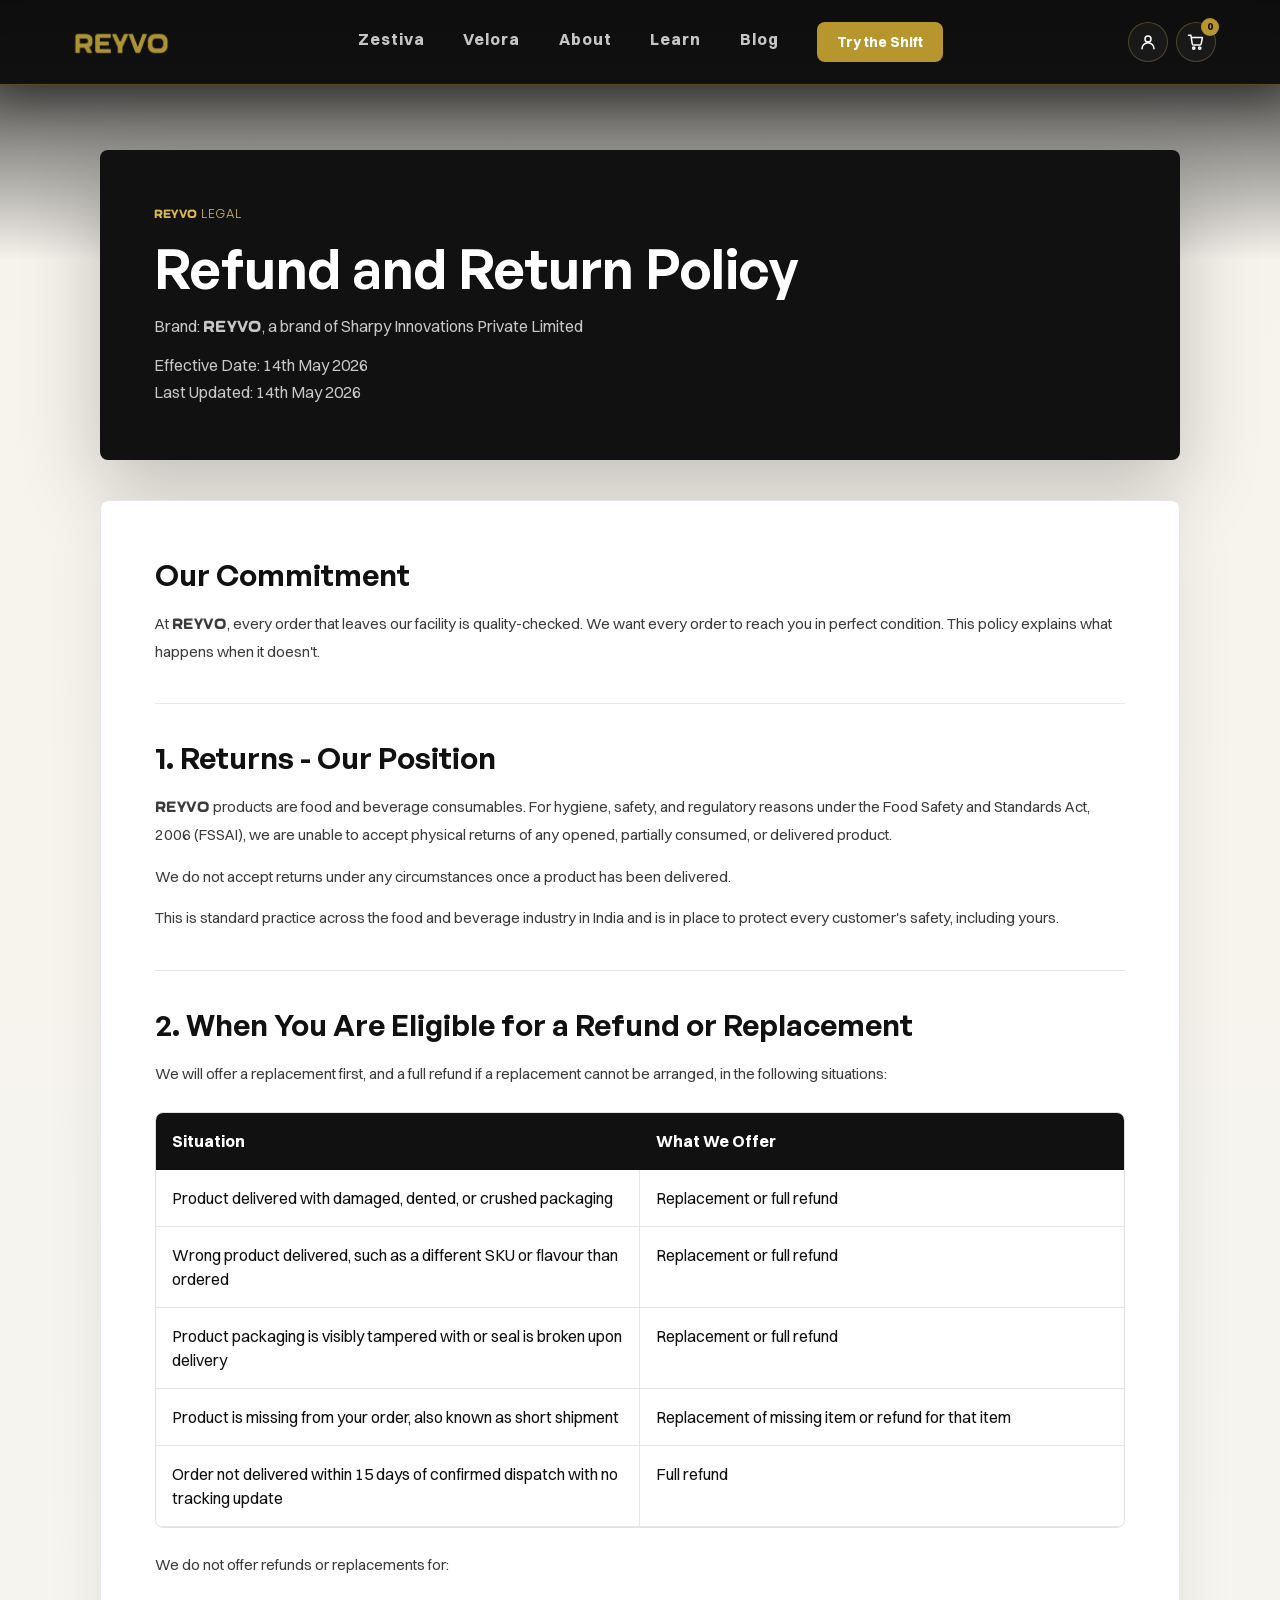
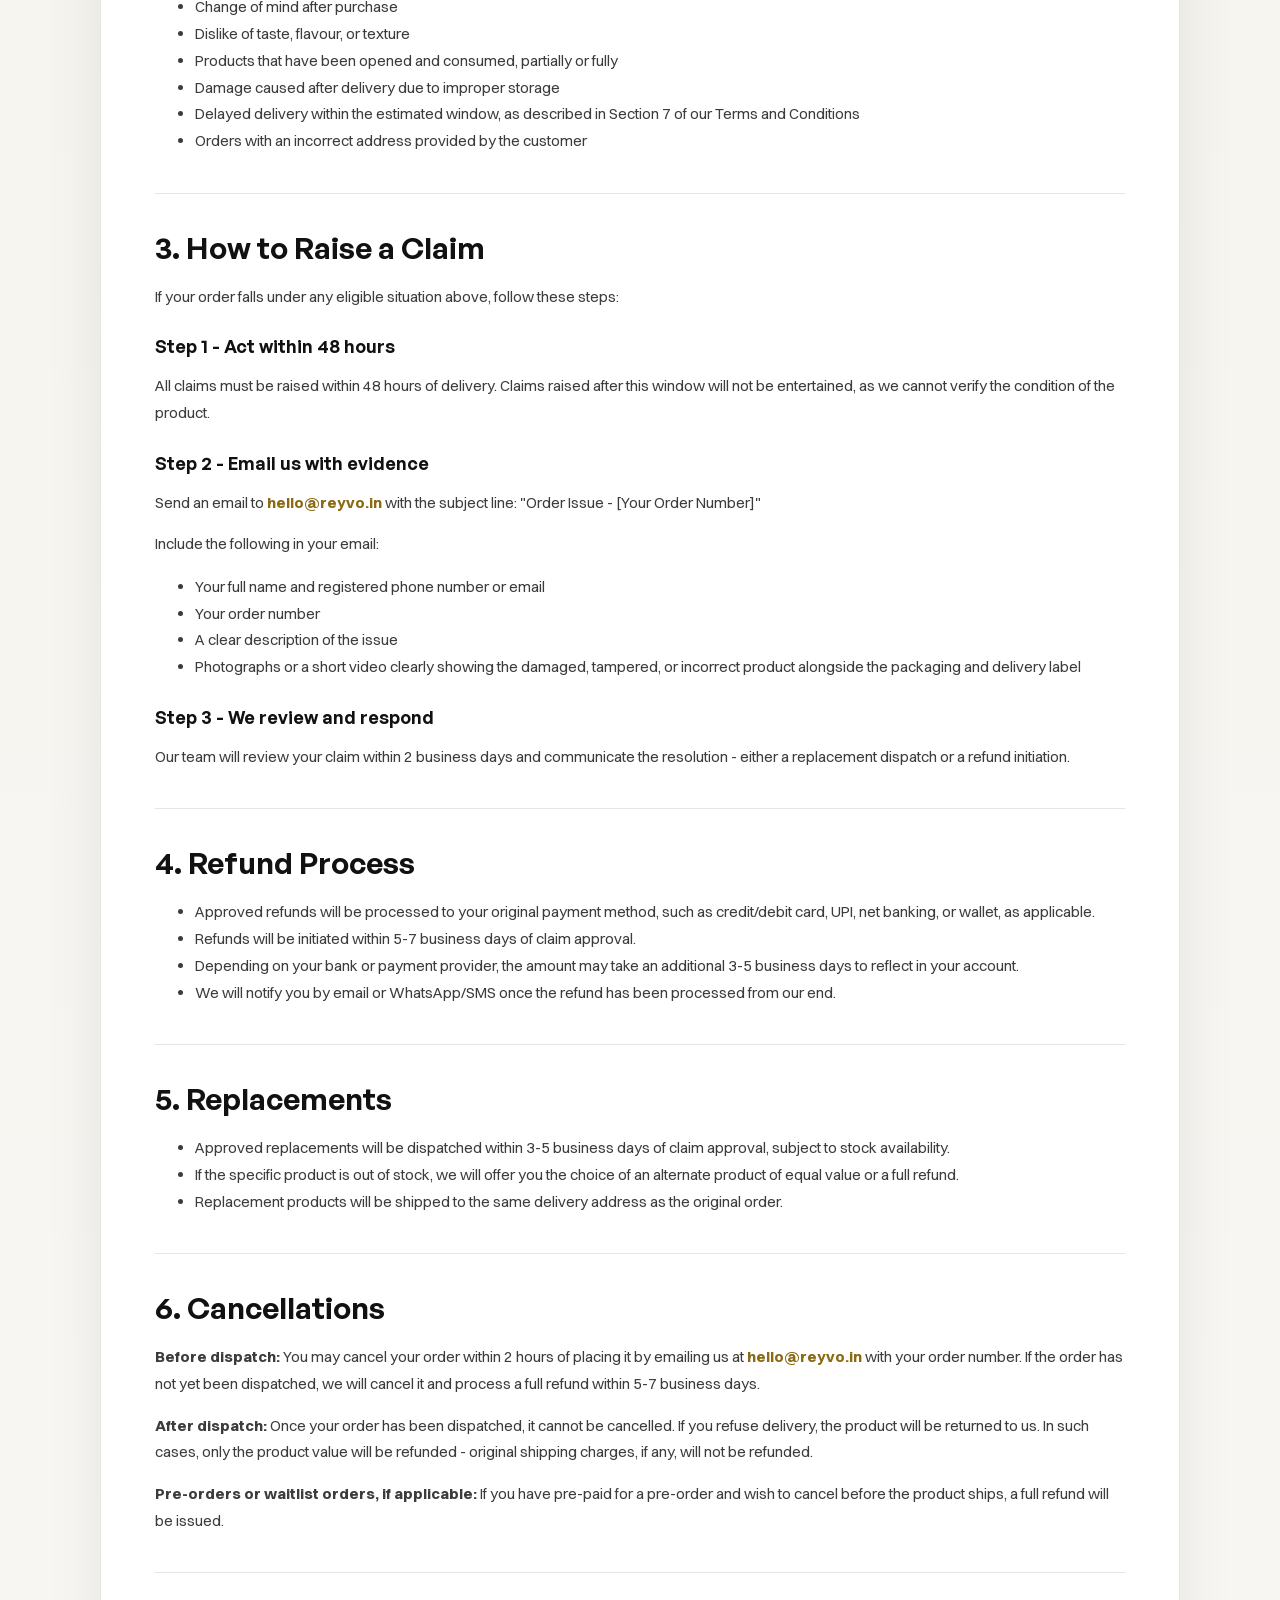
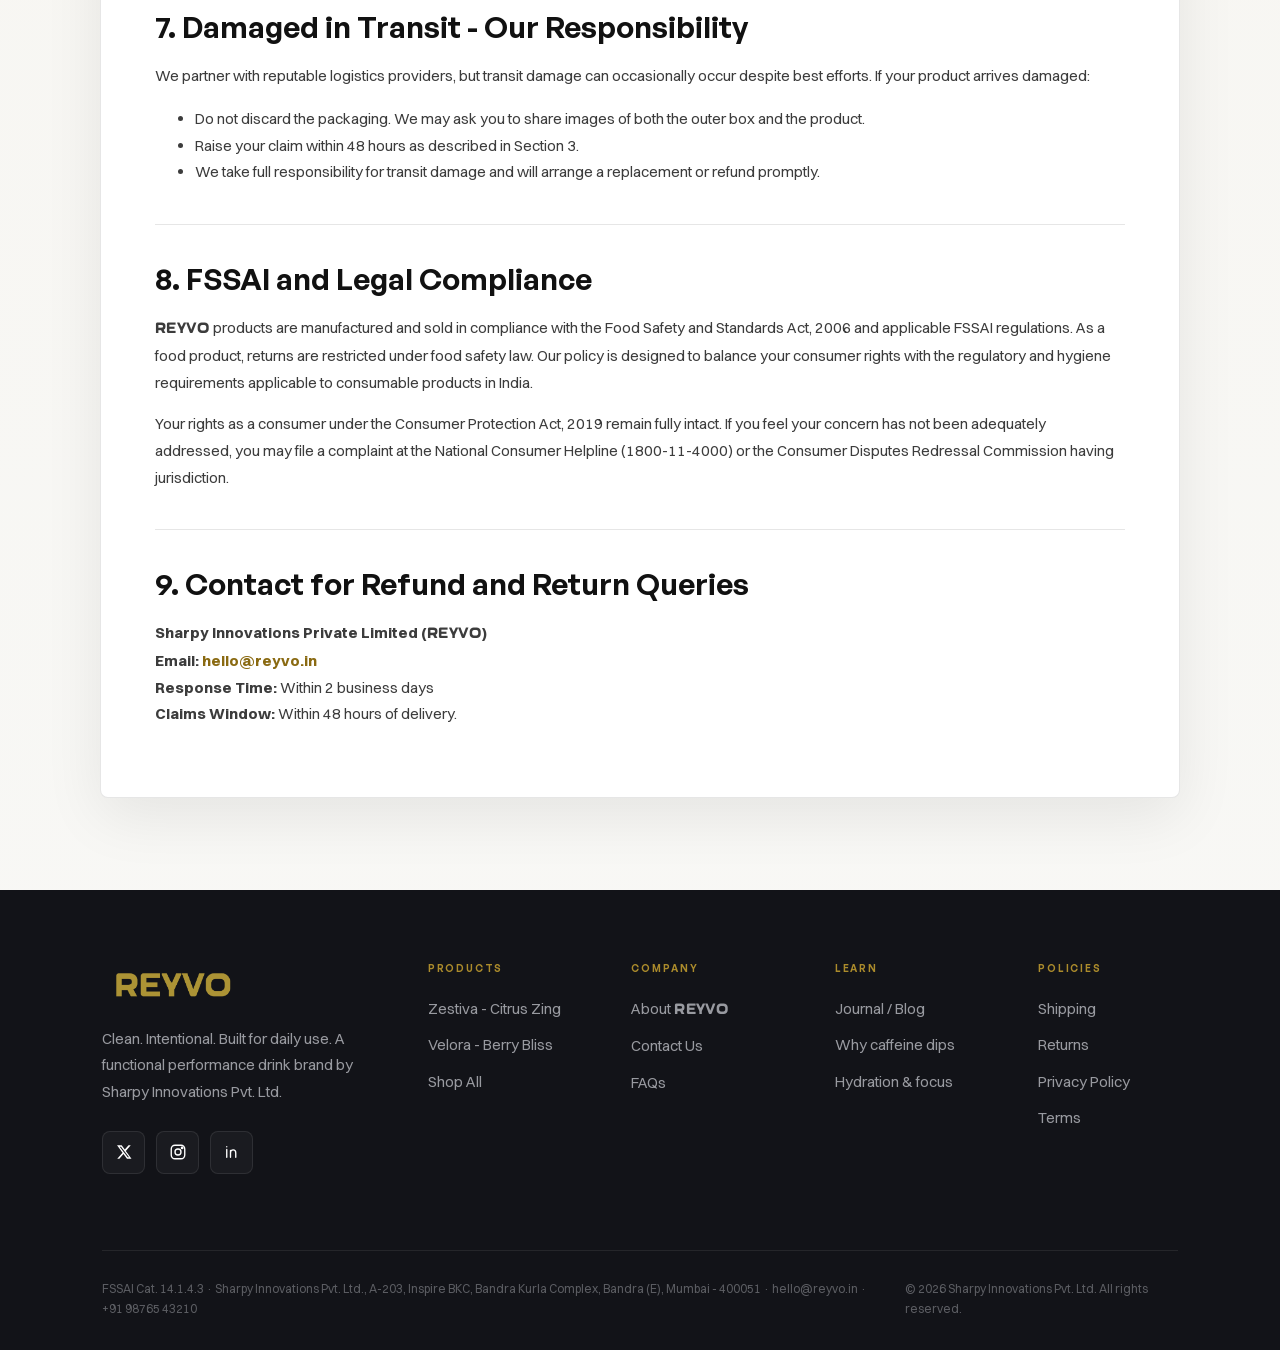
<file: refund-return-policy.html>
﻿<!DOCTYPE html>
<html lang="en">

<head>
    <meta charset="UTF-8">
    <meta name="viewport" content="width=device-width, initial-scale=1.0">
    <title>Refund and Return Policy - REYVO</title>
    <link rel="stylesheet" href="style.css">
</head>

<body class="legal-page">
    <header class="site-header legal-header">
        <a class="brand" href="index.html#top" aria-label="REYVO home">
            <img src="Assets/reyvo-logo.png" alt="REYVO">
        </a>
        <nav class="header-nav" aria-label="Primary navigation">
            <a href="index.html#ingredients">Zestiva</a>
            <a href="index.html#ingredients">Velora</a>
            <a href="about-us.html">About</a>
            <a href="index.html#learn">Learn</a>
            <a class="shop-btn" href="index.html#pricing">Try the Shift</a>
        </nav>
    </header>

    <main class="legal-main">
        <section class="legal-hero">
            <p class="eyebrow">REYVO Legal</p>
            <h1>Refund and Return Policy</h1>
            <p>Brand: REYVO, a brand of Sharpy Innovations Private Limited</p>
            <p>Effective Date: 14th May 2026<br>Last Updated: 14th May 2026</p>
        </section>

        <article class="legal-content">
            <section>
                <h2>Our Commitment</h2>
                <p>At REYVO, every order that leaves our facility is quality-checked. We want every order to reach you
                    in perfect condition. This policy explains what happens when it doesn't.</p>
            </section>

            <section>
                <h2>1. Returns - Our Position</h2>
                <p>REYVO products are food and beverage consumables. For hygiene, safety, and regulatory reasons under
                    the Food Safety and Standards Act, 2006 (FSSAI), we are unable to accept physical returns of any
                    opened, partially consumed, or delivered product.</p>
                <p>We do not accept returns under any circumstances once a product has been delivered.</p>
                <p>This is standard practice across the food and beverage industry in India and is in place to protect
                    every customer's safety, including yours.</p>
            </section>

            <section>
                <h2>2. When You Are Eligible for a Refund or Replacement</h2>
                <p>We will offer a replacement first, and a full refund if a replacement cannot be arranged, in the
                    following situations:</p>
                <div class="policy-table two-column">
                    <div><strong>Situation</strong><strong>What We Offer</strong></div>
                    <div><span>Product delivered with damaged, dented, or crushed packaging</span><span>Replacement or
                            full refund</span></div>
                    <div><span>Wrong product delivered, such as a different SKU or flavour than
                            ordered</span><span>Replacement or full refund</span></div>
                    <div><span>Product packaging is visibly tampered with or seal is broken upon
                            delivery</span><span>Replacement or full refund</span></div>
                    <div><span>Product is missing from your order, also known as short shipment</span><span>Replacement
                            of missing item or refund for that item</span></div>
                    <div><span>Order not delivered within 15 days of confirmed dispatch with no tracking
                            update</span><span>Full refund</span></div>
                </div>
                <p>We do not offer refunds or replacements for:</p>
                <ul>
                    <li>Change of mind after purchase</li>
                    <li>Dislike of taste, flavour, or texture</li>
                    <li>Products that have been opened and consumed, partially or fully</li>
                    <li>Damage caused after delivery due to improper storage</li>
                    <li>Delayed delivery within the estimated window, as described in Section 7 of our Terms and
                        Conditions</li>
                    <li>Orders with an incorrect address provided by the customer</li>
                </ul>
            </section>

            <section>
                <h2>3. How to Raise a Claim</h2>
                <p>If your order falls under any eligible situation above, follow these steps:</p>
                <h3>Step 1 - Act within 48 hours</h3>
                <p>All claims must be raised within 48 hours of delivery. Claims raised after this window will not be
                    entertained, as we cannot verify the condition of the product.</p>
                <h3>Step 2 - Email us with evidence</h3>
                <p>Send an email to <a href="mailto:hello@reyvo.in">hello@reyvo.in</a> with the subject line: "Order
                    Issue - [Your Order Number]"</p>
                <p>Include the following in your email:</p>
                <ul>
                    <li>Your full name and registered phone number or email</li>
                    <li>Your order number</li>
                    <li>A clear description of the issue</li>
                    <li>Photographs or a short video clearly showing the damaged, tampered, or incorrect product
                        alongside the packaging and delivery label</li>
                </ul>
                <h3>Step 3 - We review and respond</h3>
                <p>Our team will review your claim within 2 business days and communicate the resolution - either a
                    replacement dispatch or a refund initiation.</p>
            </section>

            <section>
                <h2>4. Refund Process</h2>
                <ul>
                    <li>Approved refunds will be processed to your original payment method, such as credit/debit card,
                        UPI, net banking, or wallet, as applicable.</li>
                    <li>Refunds will be initiated within 5-7 business days of claim approval.</li>
                    <li>Depending on your bank or payment provider, the amount may take an additional 3-5 business days
                        to reflect in your account.</li>
                    <li>We will notify you by email or WhatsApp/SMS once the refund has been processed from our end.
                    </li>
                </ul>
            </section>

            <section>
                <h2>5. Replacements</h2>
                <ul>
                    <li>Approved replacements will be dispatched within 3-5 business days of claim approval, subject to
                        stock availability.</li>
                    <li>If the specific product is out of stock, we will offer you the choice of an alternate product of
                        equal value or a full refund.</li>
                    <li>Replacement products will be shipped to the same delivery address as the original order.</li>
                </ul>
            </section>

            <section>
                <h2>6. Cancellations</h2>
                <p><strong>Before dispatch:</strong> You may cancel your order within 2 hours of placing it by emailing
                    us at <a href="mailto:hello@reyvo.in">hello@reyvo.in</a> with your order number. If the order has
                    not yet been dispatched, we will cancel it and process a full refund within 5-7 business days.</p>
                <p><strong>After dispatch:</strong> Once your order has been dispatched, it cannot be cancelled. If you
                    refuse delivery, the product will be returned to us. In such cases, only the product value will be
                    refunded - original shipping charges, if any, will not be refunded.</p>
                <p><strong>Pre-orders or waitlist orders, if applicable:</strong> If you have pre-paid for a pre-order
                    and wish to cancel before the product ships, a full refund will be issued.</p>
            </section>

            <section>
                <h2>7. Damaged in Transit - Our Responsibility</h2>
                <p>We partner with reputable logistics providers, but transit damage can occasionally occur despite best
                    efforts. If your product arrives damaged:</p>
                <ul>
                    <li>Do not discard the packaging. We may ask you to share images of both the outer box and the
                        product.</li>
                    <li>Raise your claim within 48 hours as described in Section 3.</li>
                    <li>We take full responsibility for transit damage and will arrange a replacement or refund
                        promptly.</li>
                </ul>
            </section>

            <section>
                <h2>8. FSSAI and Legal Compliance</h2>
                <p>REYVO products are manufactured and sold in compliance with the Food Safety and Standards Act, 2006
                    and applicable FSSAI regulations. As a food product, returns are restricted under food safety law.
                    Our policy is designed to balance your consumer rights with the regulatory and hygiene requirements
                    applicable to consumable products in India.</p>
                <p>Your rights as a consumer under the Consumer Protection Act, 2019 remain fully intact. If you feel
                    your concern has not been adequately addressed, you may file a complaint at the National Consumer
                    Helpline (1800-11-4000) or the Consumer Disputes Redressal Commission having jurisdiction.</p>
            </section>

            <section>
                <h2>9. Contact for Refund and Return Queries</h2>
                <p><strong>Sharpy Innovations Private Limited (REYVO)</strong><br><strong>Email:</strong> <a
                        href="mailto:hello@reyvo.in">hello@reyvo.in</a><br><strong>Response Time:</strong> Within 2
                    business days<br><strong>Claims Window:</strong> Within 48 hours of delivery.</p>
            </section>
        </article>
    </main>
    <footer class="footer site-footer">
        <div class="footer-inner">
            <div class="footer-grid">
                <div class="footer-brand-block">
                    <a class="footer-logo" href="index.html#top" aria-label="REYVO home">REYVO</a>
                    <p>Clean. Intentional. Built for daily use. A functional performance drink brand by Sharpy Innovations Pvt. Ltd.</p>
                    <div class="footer-social" aria-label="Social links">
                        <a href="https://x.com/reyvoindia" target="_blank" rel="noopener" aria-label="X">X</a>
                        <a href="https://www.instagram.com/reyvoindia" target="_blank" rel="noopener" aria-label="Instagram">IG</a>
                        <a href="https://www.linkedin.com/company/reyvo" target="_blank" rel="noopener" aria-label="LinkedIn">in</a>
                    </div>
                </div>

                <nav class="footer-column" aria-label="Products">
                    <h2>Products</h2>
                    <a href="index.html#ingredients">Zestiva — Citrus Zing</a>
                    <a href="index.html#ingredients">Velora — Berry Bliss</a>
                    <a href="index.html#pricing">Shop All</a>
                </nav>

                <nav class="footer-column" aria-label="Company">
                    <h2>Company</h2>
                    <a href="about-us.html">About REYVO</a>
                    <a href="contact-us.html">Contact Us</a>
                    <a href="contact-us.html">FAQs</a>
                </nav>

                <nav class="footer-column" aria-label="Learn">
                    <h2>Learn</h2>
                    <a href="index.html#learn">Journal / Blog</a>
                    <a href="index.html#learn">Why caffeine dips</a>
                    <a href="index.html#learn">Hydration &amp; focus</a>
                </nav>

                <nav class="footer-column" aria-label="Policies">
                    <h2>Policies</h2>
                    <a href="terms-and-conditions.html">Shipping</a>
                    <a href="refund-return-policy.html">Returns</a>
                    <a href="privacy-policy.html">Privacy Policy</a>
                    <a href="terms-and-conditions.html">Terms</a>
                </nav>
            </div>

            <div class="footer-bottom">
                <p>FSSAI Cat. 14.1.4.3 · Sharpy Innovations Pvt. Ltd., A-203, Inspire BKC, Bandra Kurla Complex, Bandra (E), Mumbai - 400051 · hello@reyvo.in · +91 98765 43210</p>
                <p>© 2026 Sharpy Innovations Pvt. Ltd. All rights reserved.</p>
            </div>
        </div>
    </footer>
    <script src="script.js"></script>
</body>

</html>
</file>
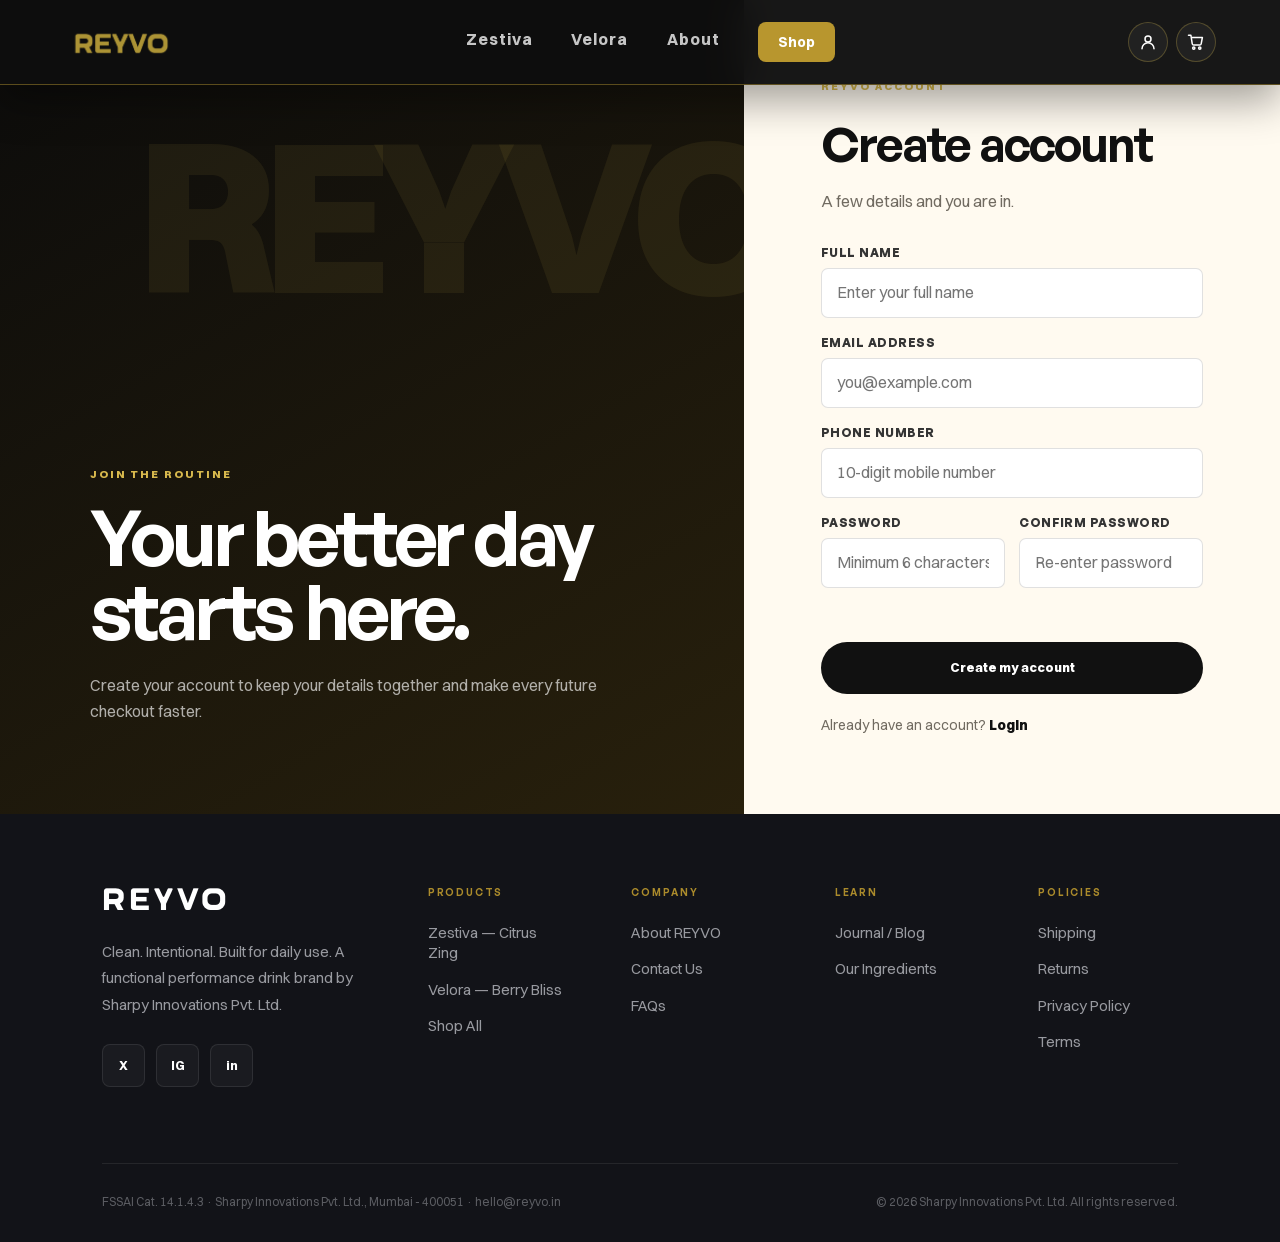
<file: register.html>
<!DOCTYPE html><html lang="en"><head><meta charset="UTF-8"><meta name="viewport" content="width=device-width,initial-scale=1"><title>Create Account | REYVO</title><link rel="stylesheet" href="account.css?v=20260814-auth"></head><body class="account-page"><header class="site-header is-scrolled"><a class="brand" href="index.html#top"><img src="Assets/reyvo-logo.png" alt="REYVO"></a><button class="header-menu-toggle" type="button" aria-label="Open navigation menu" aria-expanded="false"><span></span><span></span><span></span></button><nav class="header-nav"><a href="zestiva.html">Zestiva</a><a href="velora.html">Velora</a><a href="about-us.html">About</a><a class="shop-btn" href="index.html#products">Shop</a></nav><div class="header-actions"><a class="header-icon-btn profile-icon-btn" href="login.html" aria-label="Profile"><svg viewBox="0 0 24 24"><circle cx="12" cy="8" r="4"/><path d="M4 21a8 8 0 0 1 16 0"/></svg></a><a class="header-icon-btn" href="checkout.html" aria-label="Checkout"><svg viewBox="0 0 24 24"><path d="M6.5 6h14l-1.6 8.4a2 2 0 0 1-2 1.6H9a2 2 0 0 1-2-1.6L5.2 3H2"/><circle cx="9" cy="20" r="1.5"/><circle cx="17" cy="20" r="1.5"/></svg></a></div></header><main class="account-main"><div class="auth-layout"><section class="auth-story"><div class="auth-story-copy"><p class="auth-kicker">Join the routine</p><h1>Your better day starts here.</h1><p>Create your account to keep your details together and make every future checkout faster.</p></div></section><section class="auth-panel"><div class="auth-card"><p class="auth-kicker">REYVO account</p><h2>Create account</h2><p class="auth-intro">A few details and you are in.</p><form class="account-form" data-register-form novalidate><div class="account-field"><label for="register-name">Full name</label><input id="register-name" name="name" placeholder="Enter your full name" required></div><div class="account-field"><label for="register-email">Email address</label><input id="register-email" name="email" type="email" placeholder="you@example.com" required></div><div class="account-field"><label for="register-phone">Phone number</label><input id="register-phone" name="phone" type="tel" placeholder="10-digit mobile number" pattern="[0-9]{10}" maxlength="10" required></div><div class="field-row"><div class="account-field"><label for="register-password">Password</label><input id="register-password" name="password" type="password" minlength="6" placeholder="Minimum 6 characters" required></div><div class="account-field"><label for="register-confirm">Confirm password</label><input id="register-confirm" name="confirmPassword" type="password" minlength="6" placeholder="Re-enter password" required></div></div><p class="form-message"></p><button class="account-submit" type="submit">Create my account</button></form><p class="account-switch">Already have an account? <a href="login.html">Login</a></p></div></section></div></main><footer class="footer site-footer"><div class="footer-inner"><div class="footer-grid"><div class="footer-brand-block"><a class="footer-logo" href="index.html#top">REYVO</a><p>Clean. Intentional. Built for daily use. A functional performance drink brand by Sharpy Innovations Pvt. Ltd.</p><div class="footer-social"><a href="https://x.com/reyvoindia">X</a><a href="https://www.instagram.com/reyvoindia">IG</a><a href="https://www.linkedin.com/company/reyvo">in</a></div></div><nav class="footer-column"><h2>Products</h2><a href="zestiva.html">Zestiva — Citrus Zing</a><a href="velora.html">Velora — Berry Bliss</a><a href="index.html#products">Shop All</a></nav><nav class="footer-column"><h2>Company</h2><a href="about-us.html">About REYVO</a><a href="contact-us.html">Contact Us</a><a href="faq.html">FAQs</a></nav><nav class="footer-column"><h2>Learn</h2><a href="blog.html">Journal / Blog</a><a href="index.html#ingredients">Our Ingredients</a></nav><nav class="footer-column"><h2>Policies</h2><a href="terms-and-conditions.html">Shipping</a><a href="refund-return-policy.html">Returns</a><a href="privacy-policy.html">Privacy Policy</a><a href="terms-and-conditions.html">Terms</a></nav></div><div class="footer-bottom"><p>FSSAI Cat. 14.1.4.3 · Sharpy Innovations Pvt. Ltd., Mumbai - 400051 · hello@reyvo.in</p><p>© 2026 Sharpy Innovations Pvt. Ltd. All rights reserved.</p></div></div></footer><script src="account.js?v=20260814-static"></script></body></html>
</file>
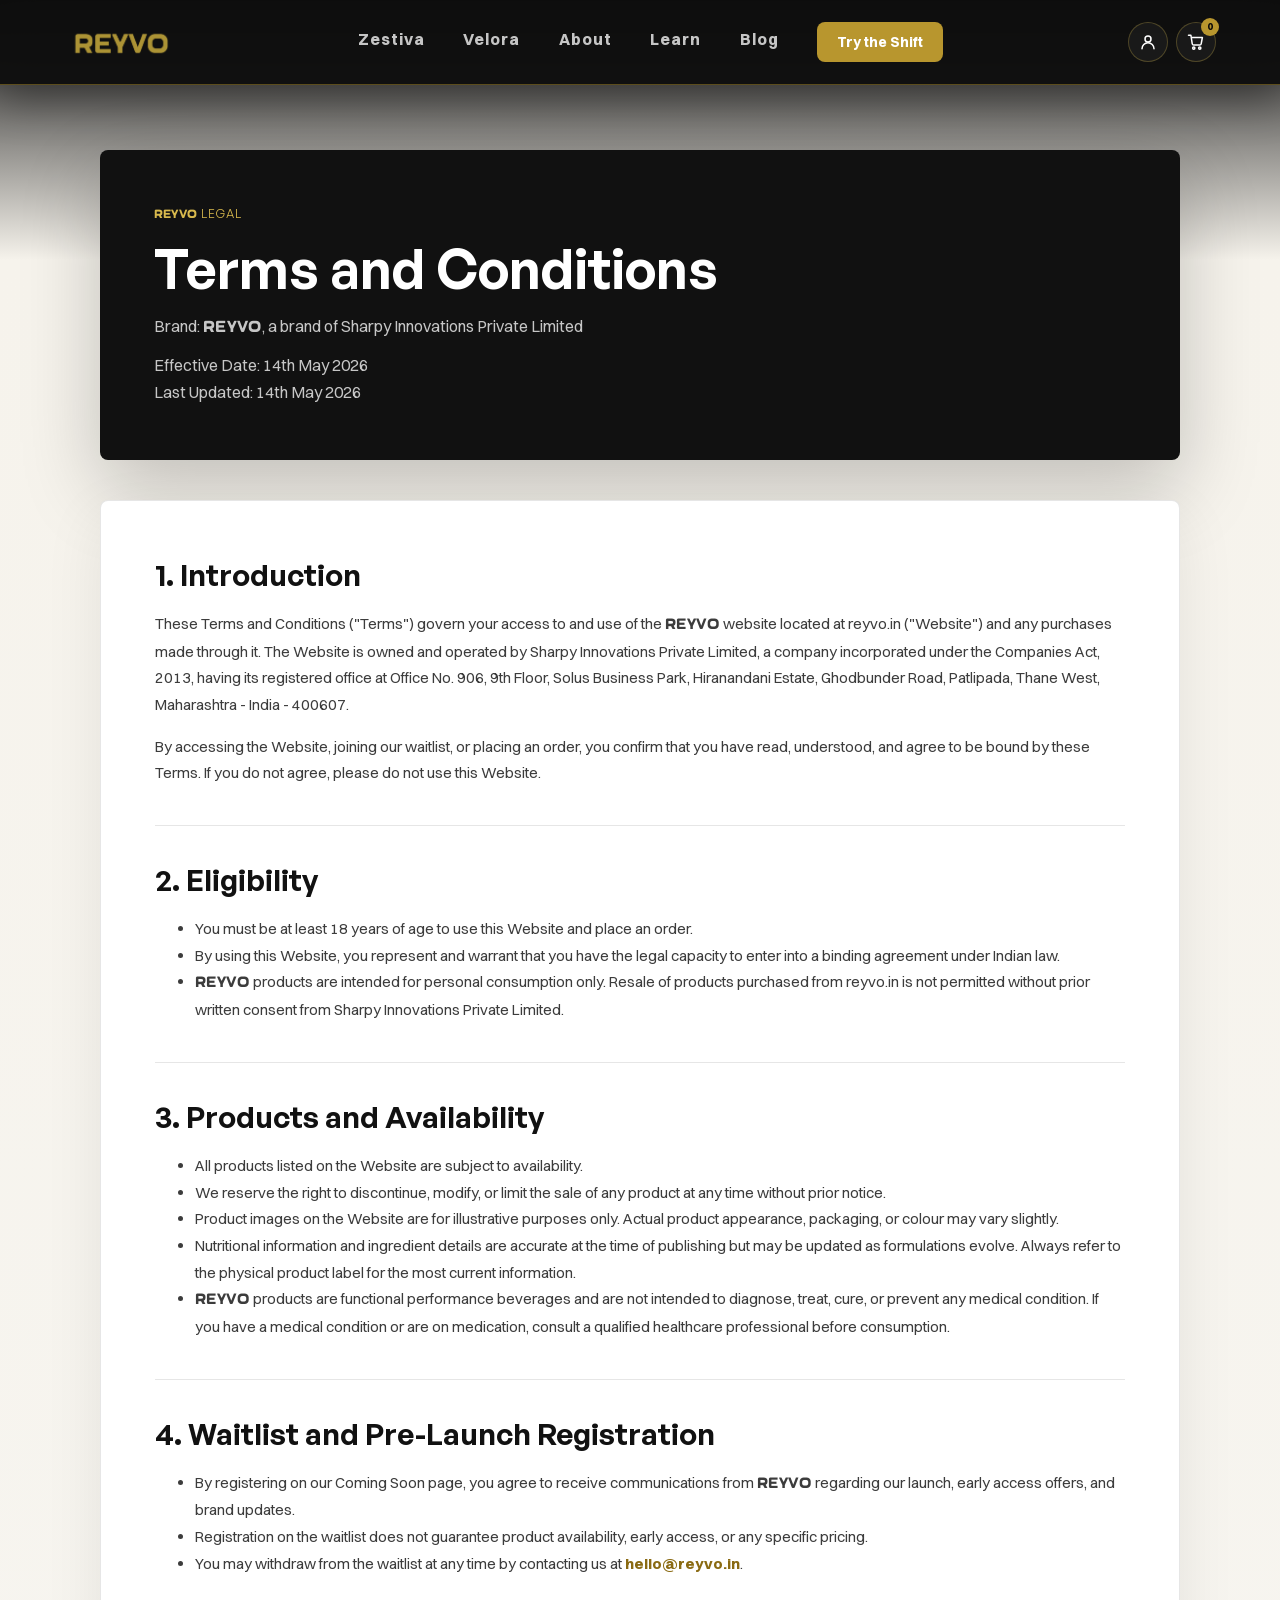
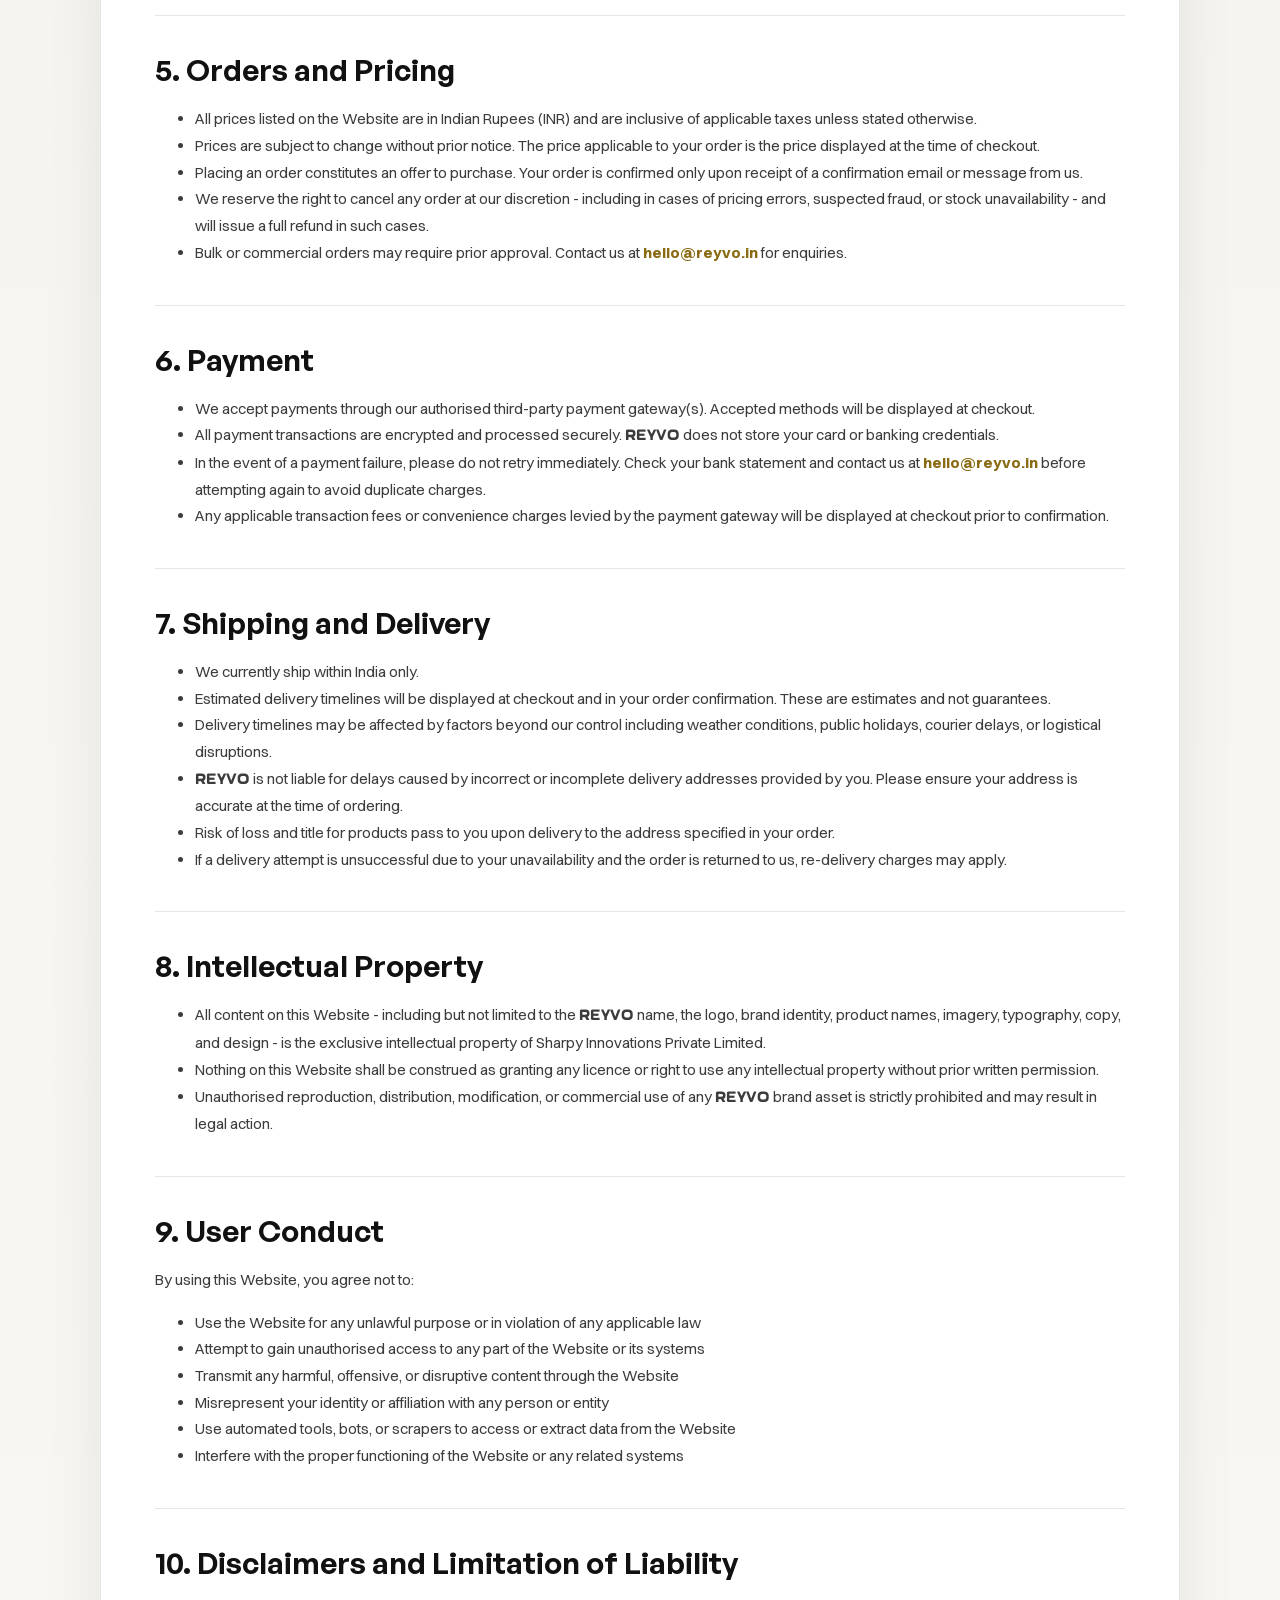
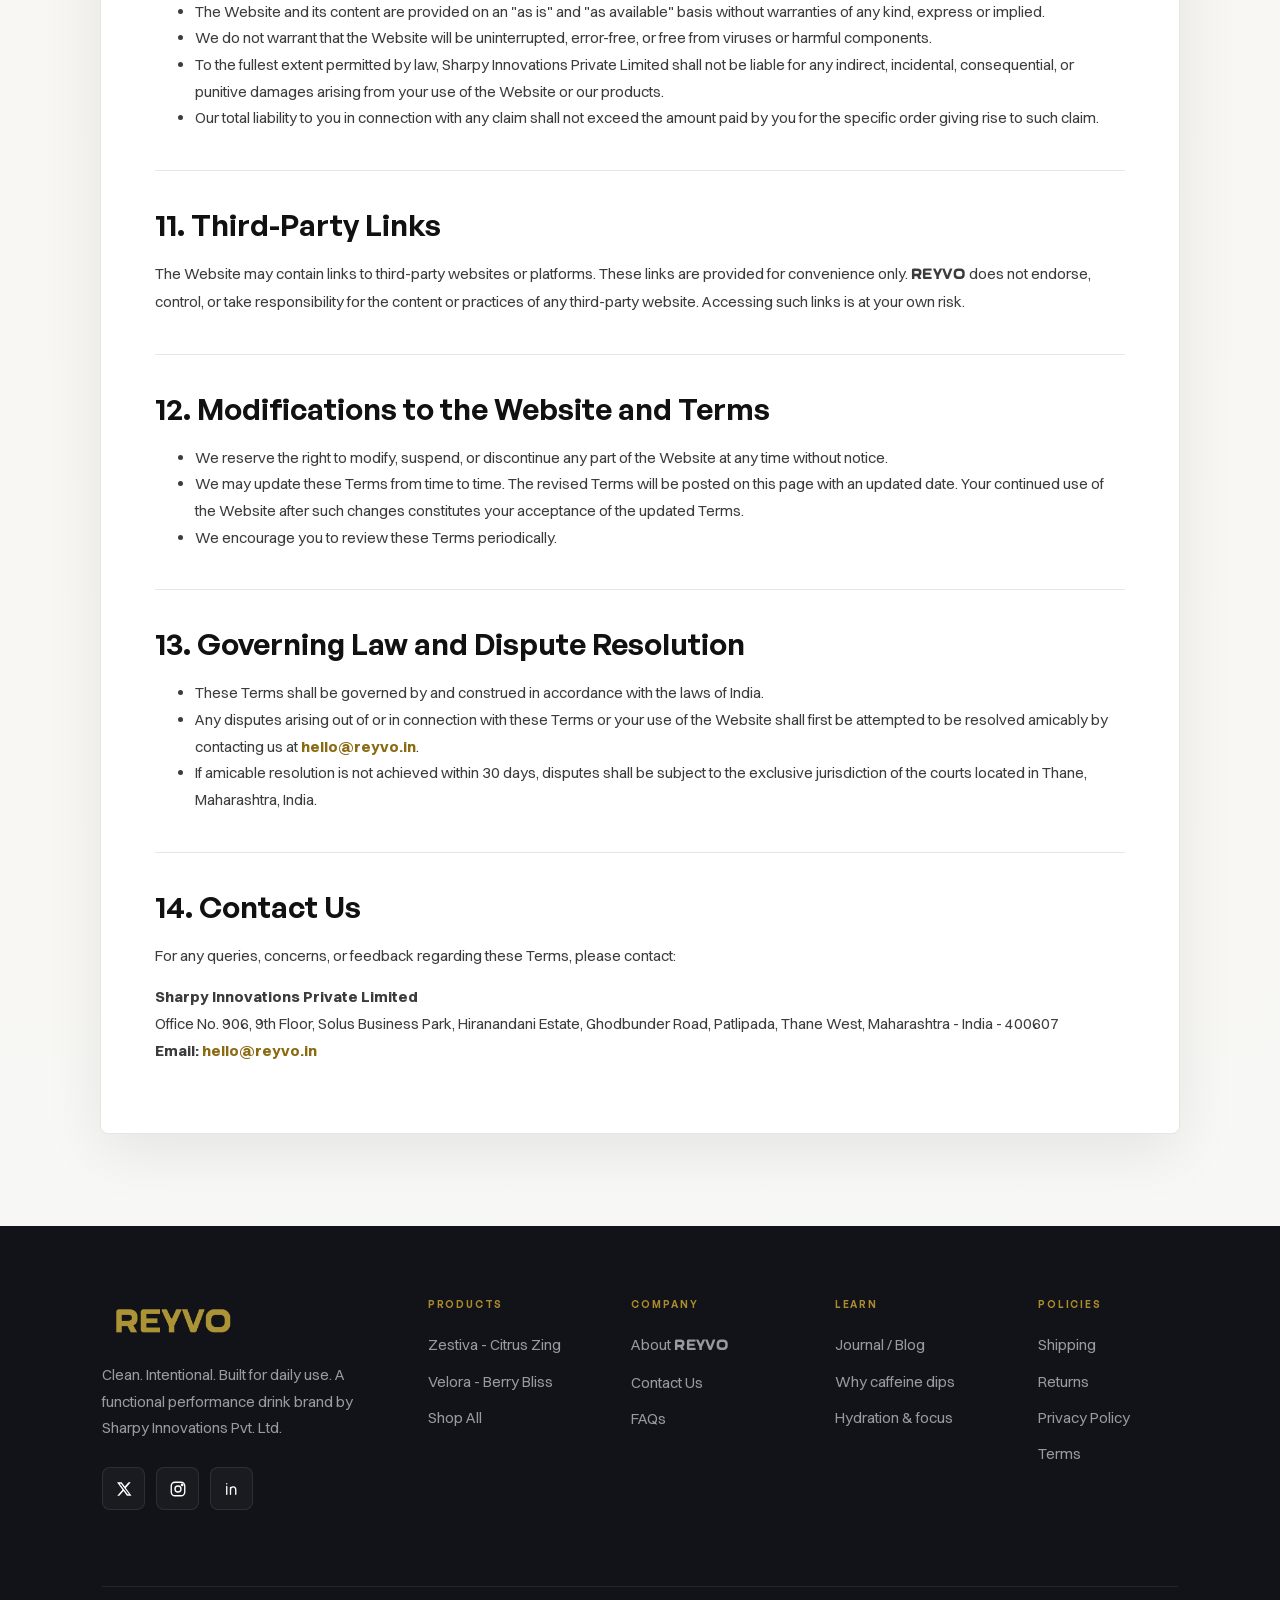
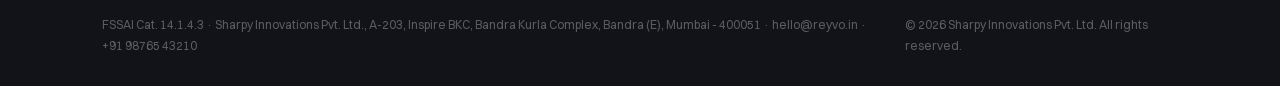
<file: terms-and-conditions.html>
﻿<!DOCTYPE html>
<html lang="en">

<head>
    <meta charset="UTF-8">
    <meta name="viewport" content="width=device-width, initial-scale=1.0">
    <title>Terms and Conditions - REYVO</title>
    <link rel="stylesheet" href="style.css">
</head>

<body class="legal-page">
    <header class="site-header legal-header">
        <a class="brand" href="index.html#top" aria-label="REYVO home">
            <img src="Assets/reyvo-logo.png" alt="REYVO">
        </a>
        <nav class="header-nav" aria-label="Primary navigation">
            <a href="index.html#ingredients">Zestiva</a>
            <a href="index.html#ingredients">Velora</a>
            <a href="about-us.html">About</a>
            <a href="index.html#learn">Learn</a>
            <a class="shop-btn" href="index.html#pricing">Try the Shift</a>
        </nav>
    </header>

    <main class="legal-main">
        <section class="legal-hero">
            <p class="eyebrow">REYVO Legal</p>
            <h1>Terms and Conditions</h1>
            <p>Brand: REYVO, a brand of Sharpy Innovations Private Limited</p>
            <p>Effective Date: 14th May 2026<br>Last Updated: 14th May 2026</p>
        </section>

        <article class="legal-content">
            <section>
                <h2>1. Introduction</h2>
                <p>These Terms and Conditions ("Terms") govern your access to and use of the REYVO website located at
                    reyvo.in ("Website") and any purchases made through it. The Website is owned and operated by Sharpy
                    Innovations Private Limited, a company incorporated under the Companies Act, 2013, having its
                    registered office at Office No. 906, 9th Floor, Solus Business Park, Hiranandani Estate, Ghodbunder
                    Road, Patlipada, Thane West, Maharashtra - India - 400607.</p>
                <p>By accessing the Website, joining our waitlist, or placing an order, you confirm that you have read,
                    understood, and agree to be bound by these Terms. If you do not agree, please do not use this
                    Website.</p>
            </section>

            <section>
                <h2>2. Eligibility</h2>
                <ul>
                    <li>You must be at least 18 years of age to use this Website and place an order.</li>
                    <li>By using this Website, you represent and warrant that you have the legal capacity to enter into
                        a binding agreement under Indian law.</li>
                    <li>REYVO products are intended for personal consumption only. Resale of products purchased from
                        reyvo.in is not permitted without prior written consent from Sharpy Innovations Private Limited.
                    </li>
                </ul>
            </section>

            <section>
                <h2>3. Products and Availability</h2>
                <ul>
                    <li>All products listed on the Website are subject to availability.</li>
                    <li>We reserve the right to discontinue, modify, or limit the sale of any product at any time
                        without prior notice.</li>
                    <li>Product images on the Website are for illustrative purposes only. Actual product appearance,
                        packaging, or colour may vary slightly.</li>
                    <li>Nutritional information and ingredient details are accurate at the time of publishing but may be
                        updated as formulations evolve. Always refer to the physical product label for the most current
                        information.</li>
                    <li>REYVO products are functional performance beverages and are not intended to diagnose, treat,
                        cure, or prevent any medical condition. If you have a medical condition or are on medication,
                        consult a qualified healthcare professional before consumption.</li>
                </ul>
            </section>

            <section>
                <h2>4. Waitlist and Pre-Launch Registration</h2>
                <ul>
                    <li>By registering on our Coming Soon page, you agree to receive communications from REYVO regarding
                        our launch, early access offers, and brand updates.</li>
                    <li>Registration on the waitlist does not guarantee product availability, early access, or any
                        specific pricing.</li>
                    <li>You may withdraw from the waitlist at any time by contacting us at <a
                            href="mailto:hello@reyvo.in">hello@reyvo.in</a>.</li>
                </ul>
            </section>

            <section>
                <h2>5. Orders and Pricing</h2>
                <ul>
                    <li>All prices listed on the Website are in Indian Rupees (INR) and are inclusive of applicable
                        taxes unless stated otherwise.</li>
                    <li>Prices are subject to change without prior notice. The price applicable to your order is the
                        price displayed at the time of checkout.</li>
                    <li>Placing an order constitutes an offer to purchase. Your order is confirmed only upon receipt of
                        a confirmation email or message from us.</li>
                    <li>We reserve the right to cancel any order at our discretion - including in cases of pricing
                        errors, suspected fraud, or stock unavailability - and will issue a full refund in such cases.
                    </li>
                    <li>Bulk or commercial orders may require prior approval. Contact us at <a
                            href="mailto:hello@reyvo.in">hello@reyvo.in</a> for enquiries.</li>
                </ul>
            </section>

            <section>
                <h2>6. Payment</h2>
                <ul>
                    <li>We accept payments through our authorised third-party payment gateway(s). Accepted methods will
                        be displayed at checkout.</li>
                    <li>All payment transactions are encrypted and processed securely. REYVO does not store your card or
                        banking credentials.</li>
                    <li>In the event of a payment failure, please do not retry immediately. Check your bank statement
                        and contact us at <a href="mailto:hello@reyvo.in">hello@reyvo.in</a> before attempting again to
                        avoid duplicate charges.</li>
                    <li>Any applicable transaction fees or convenience charges levied by the payment gateway will be
                        displayed at checkout prior to confirmation.</li>
                </ul>
            </section>

            <section>
                <h2>7. Shipping and Delivery</h2>
                <ul>
                    <li>We currently ship within India only.</li>
                    <li>Estimated delivery timelines will be displayed at checkout and in your order confirmation. These
                        are estimates and not guarantees.</li>
                    <li>Delivery timelines may be affected by factors beyond our control including weather conditions,
                        public holidays, courier delays, or logistical disruptions.</li>
                    <li>REYVO is not liable for delays caused by incorrect or incomplete delivery addresses provided by
                        you. Please ensure your address is accurate at the time of ordering.</li>
                    <li>Risk of loss and title for products pass to you upon delivery to the address specified in your
                        order.</li>
                    <li>If a delivery attempt is unsuccessful due to your unavailability and the order is returned to
                        us, re-delivery charges may apply.</li>
                </ul>
            </section>

            <section>
                <h2>8. Intellectual Property</h2>
                <ul>
                    <li>All content on this Website - including but not limited to the REYVO name, the logo, brand
                        identity, product names, imagery, typography, copy, and design - is the exclusive intellectual
                        property of Sharpy Innovations Private Limited.</li>
                    <li>Nothing on this Website shall be construed as granting any licence or right to use any
                        intellectual property without prior written permission.</li>
                    <li>Unauthorised reproduction, distribution, modification, or commercial use of any REYVO brand
                        asset is strictly prohibited and may result in legal action.</li>
                </ul>
            </section>

            <section>
                <h2>9. User Conduct</h2>
                <p>By using this Website, you agree not to:</p>
                <ul>
                    <li>Use the Website for any unlawful purpose or in violation of any applicable law</li>
                    <li>Attempt to gain unauthorised access to any part of the Website or its systems</li>
                    <li>Transmit any harmful, offensive, or disruptive content through the Website</li>
                    <li>Misrepresent your identity or affiliation with any person or entity</li>
                    <li>Use automated tools, bots, or scrapers to access or extract data from the Website</li>
                    <li>Interfere with the proper functioning of the Website or any related systems</li>
                </ul>
            </section>

            <section>
                <h2>10. Disclaimers and Limitation of Liability</h2>
                <ul>
                    <li>The Website and its content are provided on an "as is" and "as available" basis without
                        warranties of any kind, express or implied.</li>
                    <li>We do not warrant that the Website will be uninterrupted, error-free, or free from viruses or
                        harmful components.</li>
                    <li>To the fullest extent permitted by law, Sharpy Innovations Private Limited shall not be liable
                        for any indirect, incidental, consequential, or punitive damages arising from your use of the
                        Website or our products.</li>
                    <li>Our total liability to you in connection with any claim shall not exceed the amount paid by you
                        for the specific order giving rise to such claim.</li>
                </ul>
            </section>

            <section>
                <h2>11. Third-Party Links</h2>
                <p>The Website may contain links to third-party websites or platforms. These links are provided for
                    convenience only. REYVO does not endorse, control, or take responsibility for the content or
                    practices of any third-party website. Accessing such links is at your own risk.</p>
            </section>

            <section>
                <h2>12. Modifications to the Website and Terms</h2>
                <ul>
                    <li>We reserve the right to modify, suspend, or discontinue any part of the Website at any time
                        without notice.</li>
                    <li>We may update these Terms from time to time. The revised Terms will be posted on this page with
                        an updated date. Your continued use of the Website after such changes constitutes your
                        acceptance of the updated Terms.</li>
                    <li>We encourage you to review these Terms periodically.</li>
                </ul>
            </section>

            <section>
                <h2>13. Governing Law and Dispute Resolution</h2>
                <ul>
                    <li>These Terms shall be governed by and construed in accordance with the laws of India.</li>
                    <li>Any disputes arising out of or in connection with these Terms or your use of the Website shall
                        first be attempted to be resolved amicably by contacting us at <a
                            href="mailto:hello@reyvo.in">hello@reyvo.in</a>.</li>
                    <li>If amicable resolution is not achieved within 30 days, disputes shall be subject to the
                        exclusive jurisdiction of the courts located in Thane, Maharashtra, India.</li>
                </ul>
            </section>

            <section>
                <h2>14. Contact Us</h2>
                <p>For any queries, concerns, or feedback regarding these Terms, please contact:</p>
                <p><strong>Sharpy Innovations Private Limited</strong><br>Office No. 906, 9th Floor, Solus Business
                    Park, Hiranandani Estate, Ghodbunder Road, Patlipada, Thane West, Maharashtra - India -
                    400607<br><strong>Email:</strong> <a href="mailto:hello@reyvo.in">hello@reyvo.in</a></p>
            </section>
        </article>
    </main>
    <footer class="footer site-footer">
        <div class="footer-inner">
            <div class="footer-grid">
                <div class="footer-brand-block">
                    <a class="footer-logo" href="index.html#top" aria-label="REYVO home">REYVO</a>
                    <p>Clean. Intentional. Built for daily use. A functional performance drink brand by Sharpy Innovations Pvt. Ltd.</p>
                    <div class="footer-social" aria-label="Social links">
                        <a href="https://x.com/reyvoindia" target="_blank" rel="noopener" aria-label="X">X</a>
                        <a href="https://www.instagram.com/reyvoindia" target="_blank" rel="noopener" aria-label="Instagram">IG</a>
                        <a href="https://www.linkedin.com/company/reyvo" target="_blank" rel="noopener" aria-label="LinkedIn">in</a>
                    </div>
                </div>

                <nav class="footer-column" aria-label="Products">
                    <h2>Products</h2>
                    <a href="index.html#ingredients">Zestiva — Citrus Zing</a>
                    <a href="index.html#ingredients">Velora — Berry Bliss</a>
                    <a href="index.html#pricing">Shop All</a>
                </nav>

                <nav class="footer-column" aria-label="Company">
                    <h2>Company</h2>
                    <a href="about-us.html">About REYVO</a>
                    <a href="contact-us.html">Contact Us</a>
                    <a href="contact-us.html">FAQs</a>
                </nav>

                <nav class="footer-column" aria-label="Learn">
                    <h2>Learn</h2>
                    <a href="index.html#learn">Journal / Blog</a>
                    <a href="index.html#learn">Why caffeine dips</a>
                    <a href="index.html#learn">Hydration &amp; focus</a>
                </nav>

                <nav class="footer-column" aria-label="Policies">
                    <h2>Policies</h2>
                    <a href="terms-and-conditions.html">Shipping</a>
                    <a href="refund-return-policy.html">Returns</a>
                    <a href="privacy-policy.html">Privacy Policy</a>
                    <a href="terms-and-conditions.html">Terms</a>
                </nav>
            </div>

            <div class="footer-bottom">
                <p>FSSAI Cat. 14.1.4.3 · Sharpy Innovations Pvt. Ltd., A-203, Inspire BKC, Bandra Kurla Complex, Bandra (E), Mumbai - 400051 · hello@reyvo.in · +91 98765 43210</p>
                <p>© 2026 Sharpy Innovations Pvt. Ltd. All rights reserved.</p>
            </div>
        </div>
    </footer>
    <script src="script.js"></script>
</body>

</html>
</file>
<file: style.css>
@font-face {
    font-family: "Reyvo Brand";
    src: url("Assets/fonts/DaviozaMolegs.otf") format("opentype");
    font-weight: 400;
    font-style: normal;
    font-display: swap;
}

@font-face {
    font-family: "Castellar";
    src: url("Assets/fonts/Castellar.ttf") format("truetype");
    font-weight: 400;
    font-style: normal;
    font-display: swap;
}

@font-face {
    font-family: "General Sans";
    src: url("Assets/fonts/GeneralSans-Variable.woff2") format("woff2");
    font-weight: 200 700;
    font-style: normal;
    font-display: swap;
}

@font-face {
    font-family: "General Sans";
    src: url("Assets/fonts/GeneralSans-VariableItalic.woff2") format("woff2");
    font-weight: 200 700;
    font-style: italic;
    font-display: swap;
}

@font-face {
    font-family: "Switzer";
    src: url("Assets/fonts/Switzer-Variable.woff2") format("woff2");
    font-weight: 100 900;
    font-style: normal;
    font-display: swap;
}

@font-face {
    font-family: "Switzer";
    src: url("Assets/fonts/Switzer-VariableItalic.woff2") format("woff2");
    font-weight: 100 900;
    font-style: italic;
    font-display: swap;
}

/* Global foundation */
:root {
    --primary: #b8962e;
    --accent: #FDC105;
    --obsidian: #0e0e0e;
    --black: #050505;
    --cream: #f8f8f6;
    --ink: #111111;
    --muted: #686868;
    --line: rgba(255, 255, 255, 0.12);
    --gold: #b8962e;
    --gold-bright: #d8b94d;
    --orange: #b8962e;
    --green: #d8b94d;
    --violet: #111111;
    --shadow: 0 28px 80px rgba(0, 0, 0, 0.22);
}

* {
    box-sizing: border-box;
}

html {
    scroll-behavior: smooth;
}

body {
    margin: 0;
    font-family: "Switzer";
    background: var(--black);
    color: #fff;
    letter-spacing: 0;
}

body.legal-page {
    background: linear-gradient(180deg, #111 0%, #f6f3ec 260px, #f8f8f6 100%);
    color: var(--ink);
}

img,
svg,
video {
    display: block;
    max-width: 100%;
}

a {
    color: inherit;
    text-decoration: none;
}

h1,
h2 {
    font-family: "General Sans";
    letter-spacing: 0;
}

.brand-word {
    font-family: "Reyvo Brand";
    font-weight: 400;
    letter-spacing: 0.02em;
}

.eyebrow,
.button,
.header-nav,
.system-tag,
.system-time,
.footer-policy-links,
label {
    font-family: "General Sans";
}

/* Shared header and homepage-style navigation */
.site-header {
    position: fixed;
    top: 0;
    left: 0;
    right: 0;
    z-index: 50;
    display: flex;
    align-items: center;
    justify-content: space-between;
    gap: 28px;
    padding: 22px clamp(20px, 5vw, 72px);
    background: rgba(14, 14, 14, 0);
    border-bottom: 1px solid transparent;
    transition: background 260ms ease, border-color 260ms ease, box-shadow 260ms ease;
}

.site-header.is-scrolled,
.legal-page .site-header,
.product-detail-page .site-header {
    background: rgba(14, 14, 14, 0.96);
    border-bottom-color: rgba(184, 150, 46, 0.46);
    box-shadow: 0 16px 40px rgba(0, 0, 0, 0.36);
    backdrop-filter: blur(18px);
}

.brand {
    display: inline-flex;
    align-items: center;
    flex: 0 0 auto;
}

.brand img {
    width: auto;
    height: 34px;
    object-fit: contain;
    filter: brightness(0) saturate(100%) invert(59%) sepia(36%) saturate(710%) hue-rotate(10deg) brightness(91%) contrast(89%);
    transition: opacity 220ms ease;
}

.brand:hover img {
    opacity: 0.82;
}

.header-nav {
    display: flex;
    align-items: center;
    justify-content: flex-end;
    gap: clamp(18px, 3vw, 42px);
    min-width: 0;
}

.header-nav a:not(.shop-btn) {
    position: relative;
    padding-bottom: 6px;
    color: rgba(255, 255, 255, 0.76);
    font-size: 15px;
    font-weight: 700;
    transition: color 220ms ease;
}

.header-nav a:not(.shop-btn)::after {
    content: "";
    position: absolute;
    left: 50%;
    bottom: 0;
    width: 0;
    height: 2px;
    background: var(--gold);
    transform: translateX(-50%);
    transition: width 260ms ease;
}

.header-nav a:not(.shop-btn):hover {
    color: var(--gold);
}

.header-nav a:not(.shop-btn):hover::after {
    width: 100%;
}

.header-nav .shop-btn {
    display: inline-flex;
    align-items: center;
    justify-content: center;
    min-height: 40px;
    padding: 0 20px;
    border-radius: 8px;
    background: var(--orange);
    color: #fff;
    font-size: 14px;
    font-weight: 700;
    transition: transform 220ms ease, background 220ms ease;
}

.header-nav .shop-btn:hover {
    background: var(--gold-bright);
    transform: translateY(-2px);
}

.about-values-section {
    display: none;
}

.footer-social a svg {
    width: 18px;
    height: 18px;
    fill: none;
    stroke: currentColor;
    stroke-width: 1.8;
    stroke-linecap: round;
    stroke-linejoin: round;
}

.footer-logo img {
    width: auto;
    height: 42px;
    object-fit: contain;
    filter: brightness(0) saturate(100%) invert(59%) sepia(36%) saturate(710%) hue-rotate(10deg) brightness(91%) contrast(89%);
}

.footer-social a[aria-label="X"] svg {
    fill: currentColor;
    stroke: none;
}

.header-actions {
    display: inline-flex;
    align-items: center;
    gap: 8px;
}

.header-icon-btn {
    position: relative;
    display: inline-grid;
    place-items: center;
    width: 40px;
    height: 40px;
    border: 1px solid rgba(216, 185, 77, 0.28);
    border-radius: 50%;
    background: rgba(255, 255, 255, 0.045);
    color: #fff;
    cursor: pointer;
    transition: transform 220ms ease, border-color 220ms ease, background 220ms ease;
}

.header-icon-btn:hover {
    transform: translateY(-2px);
    border-color: rgba(216, 185, 77, 0.68);
    background: rgba(216, 185, 77, 0.12);
}

.header-icon-btn svg {
    width: 18px;
    height: 18px;
    fill: none;
    stroke: currentColor;
    stroke-width: 2;
    stroke-linecap: round;
    stroke-linejoin: round;
}

.cart-count {
    position: absolute;
    top: -5px;
    right: -4px;
    display: grid;
    min-width: 18px;
    height: 18px;
    place-items: center;
    padding: 0 5px;
    border-radius: 999px;
    background: var(--gold);
    color: #080808;
    font-family: "General Sans";
    font-size: 10px;
    font-weight: 700;
}

.cart-drawer-shell {
    position: fixed;
    inset: 0;
    z-index: 120;
    visibility: hidden;
    pointer-events: none;
}

.cart-overlay {
    position: absolute;
    inset: 0;
    border: 0;
    background: rgba(0, 0, 0, 0.58);
    opacity: 0;
    cursor: pointer;
    transition: opacity 280ms ease;
}

.cart-drawer {
    position: absolute;
    top: 0;
    right: 0;
    display: grid;
    grid-template-columns: minmax(260px, 0.42fr) minmax(360px, 0.58fr);
    width: min(920px, 100vw);
    height: 100%;
    background: #fffaf0;
    color: #111;
    box-shadow: -28px 0 90px rgba(0, 0, 0, 0.34);
    transform: translateX(104%);
    transition: transform 340ms cubic-bezier(0.2, 0.7, 0.2, 1);
}

.cart-drawer-open {
    overflow: hidden;
}

.cart-drawer-open .cart-drawer-shell {
    visibility: visible;
    pointer-events: auto;
}

.cart-drawer-open .cart-overlay {
    opacity: 1;
}

.cart-drawer-open .cart-drawer {
    transform: translateX(0);
}

.cart-related-panel,
.cart-main-panel {
    display: flex;
    min-height: 0;
    flex-direction: column;
    padding: clamp(22px, 3vw, 34px);
}

.cart-related-panel {
    border-right: 1px solid rgba(17, 17, 17, 0.1);
    background:
        radial-gradient(circle at 30% 0%, rgba(216, 185, 77, 0.18), transparent 30%),
        #f4efe4;
}

.cart-main-panel {
    background: #fffaf0;
}

.cart-panel-head {
    display: flex;
    align-items: center;
    justify-content: space-between;
    gap: 18px;
    margin-bottom: 22px;
}

.cart-panel-head h2 {
    margin: 0;
    color: #111;
    font-size: clamp(28px, 3vw, 40px);
    font-weight: 700;
    line-height: 1;
}

.cart-close-btn {
    display: inline-grid;
    place-items: center;
    width: 40px;
    height: 40px;
    border: 0;
    border-radius: 50%;
    background: rgba(17, 17, 17, 0.06);
    color: #111;
    cursor: pointer;
}

.cart-close-btn svg {
    width: 22px;
    height: 22px;
    fill: none;
    stroke: currentColor;
    stroke-width: 2.4;
    stroke-linecap: round;
}

.cart-related-list {
    display: grid;
    gap: 24px;
    overflow-y: auto;
    padding-right: 2px;
}

.cart-related-card {
    display: grid;
    gap: 12px;
}

.cart-related-card figure {
    display: grid;
    min-height: 270px;
    place-items: center;
    margin: 0;
    border-radius: 8px;
    background: #fff;
    box-shadow: inset 0 0 0 1px rgba(17, 17, 17, 0.06);
}

.cart-related-card img {
    width: min(72%, 230px);
    max-height: 250px;
    object-fit: contain;
}

.cart-related-card span {
    color: var(--gold);
    font-family: "General Sans";
    font-size: 11px;
    font-weight: 700;
    letter-spacing: 0.12em;
    text-transform: uppercase;
}

.cart-related-card h3 {
    margin: 0;
    color: #111;
    font-size: 28px;
    line-height: 1.1;
}

.cart-related-card p {
    margin: 0;
    color: rgba(17, 17, 17, 0.62);
    font-size: 14px;
}

.cart-related-card button {
    min-height: 48px;
    border: 0;
    border-radius: 6px;
    background: #111;
    color: #fff;
    font-family: "General Sans";
    font-size: 12px;
    font-weight: 700;
    cursor: pointer;
}

.cart-shipping-meter {
    margin-bottom: 22px;
    padding: 18px;
    border-radius: 8px;
    background: #f3eadb;
}

.cart-shipping-meter p {
    margin: 0 0 12px;
    color: #111;
    font-size: 15px;
}

.cart-shipping-meter b {
    color: var(--gold);
}

.cart-shipping-meter span {
    display: block;
    height: 6px;
    overflow: hidden;
    border-radius: 999px;
    background: rgba(17, 17, 17, 0.1);
}

.cart-shipping-meter i {
    display: block;
    width: 0;
    height: 100%;
    border-radius: inherit;
    background: var(--gold);
    transition: width 260ms ease;
}

.cart-items {
    display: grid;
    gap: 16px;
    min-height: 0;
    max-height: min(45vh, 430px);
    overflow-y: auto;
    padding-right: 8px;
}

.cart-items::-webkit-scrollbar,
.cart-related-list::-webkit-scrollbar {
    width: 7px;
}

.cart-items::-webkit-scrollbar-thumb,
.cart-related-list::-webkit-scrollbar-thumb {
    border-radius: 999px;
    background: rgba(184, 150, 46, 0.45);
}

.cart-item {
    display: grid;
    grid-template-columns: 112px minmax(0, 1fr);
    gap: 18px;
    padding-bottom: 16px;
    border-bottom: 1px solid rgba(17, 17, 17, 0.1);
}

.cart-item figure {
    display: grid;
    min-height: 126px;
    place-items: center;
    margin: 0;
    border-radius: 8px;
    background: #f3eadb;
}

.cart-item img {
    width: 82%;
    max-height: 112px;
    object-fit: contain;
}

.cart-item-copy {
    min-width: 0;
    margin-left: auto;
}

.header-menu-toggle {
    display: none;
}

.cart-item-top {
    display: flex;
    align-items: start;
    justify-content: space-between;
    gap: 12px;
}

.cart-item h3 {
    margin: 0;
    color: #111;
    font-size: 22px;
    line-height: 1.1;
}

.cart-remove-btn {
    border: 0;
    background: transparent;
    color: #a27a20;
    font-size: 13px;
    font-weight: 800;
    cursor: pointer;
}

.cart-item p,
.cart-item span {
    display: block;
    margin: 8px 0 0;
    color: rgba(17, 17, 17, 0.62);
    font-size: 13px;
    line-height: 1.45;
}

.cart-item-bottom {
    display: flex;
    align-items: center;
    justify-content: space-between;
    gap: 12px;
    margin-top: 14px;
    color: #111;
}

.cart-qty {
    display: inline-flex;
    align-items: center;
    gap: 10px;
    padding: 5px;
    border: 1px solid rgba(17, 17, 17, 0.12);
    border-radius: 999px;
}

.cart-qty button {
    display: grid;
    width: 26px;
    height: 26px;
    place-items: center;
    border: 0;
    border-radius: 50%;
    background: #111;
    color: #fff;
    cursor: pointer;
}

.cart-qty svg {
    width: 14px;
    height: 14px;
    fill: none;
    stroke: currentColor;
    stroke-width: 2.4;
    stroke-linecap: round;
}

.cart-empty-state {
    padding: 24px;
    border: 1px dashed rgba(184, 150, 46, 0.45);
    border-radius: 8px;
    background: rgba(184, 150, 46, 0.08);
}

.cart-empty-state h3,
.cart-empty-state p {
    margin: 0;
}

.cart-empty-state p {
    margin-top: 8px;
    color: rgba(17, 17, 17, 0.62);
}

.cart-footer {
    margin-top: auto;
    padding-top: 22px;
}

.cart-subtotal {
    display: flex;
    align-items: center;
    justify-content: space-between;
    gap: 18px;
    margin-bottom: 18px;
    color: #111;
    font-size: 24px;
}

.cart-subtotal strong {
    font-size: 30px;
}

.cart-terms {
    display: flex;
    align-items: center;
    gap: 10px;
    margin-bottom: 22px;
    color: rgba(17, 17, 17, 0.76);
    font-family: "Switzer";
    font-size: 14px;
}

.cart-terms input {
    width: 18px;
    height: 18px;
}

.cart-actions {
    display: grid;
    grid-template-columns: 1fr 1fr;
    gap: 12px;
}

.cart-outline-btn,
.cart-solid-btn {
    display: inline-flex;
    min-height: 56px;
    align-items: center;
    justify-content: center;
    border-radius: 999px;
    font-weight: 800;
}

.cart-outline-btn {
    border: 1px solid #111;
    color: #111;
}

.cart-solid-btn {
    background: #111;
    color: #fff;
}

.cart-continue-btn {
    display: block;
    width: 100%;
    margin-top: 18px;
    border: 0;
    background: transparent;
    color: #111;
    font-weight: 800;
    cursor: pointer;
}

/* Homepage hero section */
.landing-hero {
    position: relative;
    min-height: 100vh;
    overflow: hidden;
    display: flex;
    align-items: center;
    justify-content: center;
    padding: 126px clamp(16px, 2.5vw, 36px) 72px;
    background: #050505;
    isolation: isolate;
}

.hero-bg-image {
    position: absolute;
    inset: 0;
    transform: scale(1.04);
}

.hero-overlay {
    position: absolute;
    inset: 0;
    z-index: 1;
    background: linear-gradient(90deg, rgba(0, 0, 0, 0.84), rgba(0, 0, 0, 0.42), rgba(0, 0, 0, 0.76));
}

.floating {
    position: absolute;
    z-index: 2;
    width: min(42vw, 650px);
    min-width: 260px;
    pointer-events: none;
    filter: drop-shadow(0 28px 46px rgba(0, 0, 0, 0.42));
    animation: floatMove 6s ease-in-out infinite;
}

.floating-1 {
    top: 18%;
    right: -2%;
}

.floating-2 {
    bottom: 10%;
    left: -4%;
    animation-delay: 2s;
}

.hero-inner {
    position: relative;
    z-index: 5;
    width: min(1280px, 100%);
    text-align: center;
}

.landing-hero .eyebrow {
    display: inline-flex;
    align-items: center;
    justify-content: center;
    min-height: 44px;
    margin: 0 0 28px;
    padding: 0 28px;
    border: 1px solid rgba(184, 150, 46, 0.72);
    color: var(--gold-bright);
    font-size: 12px;
    letter-spacing: 0.08em;
    text-transform: uppercase;
}

.landing-hero h1 {
    margin: 0 auto 30px;
    max-width: 1280px;
    color: #fff;
    font-size: clamp(2.6rem, 4.8vw, 4.9rem);
    font-weight: 700;
    line-height: 0.95;
}

.landing-hero h1 .hero-line {
    display: block;
    white-space: nowrap;
    opacity: 0;
}

.landing-hero h1 .hero-line-one {
    animation: heroLineFromLeft 1300ms cubic-bezier(0.16, 1, 0.3, 1) 220ms forwards;
}

.landing-hero h1 .hero-line-two {
    animation: heroLineFromRight 1400ms cubic-bezier(0.16, 1, 0.3, 1) 440ms forwards;
}

.landing-hero h1 .hero-line-three {
    max-width: 920px;
    margin: 0.12em auto 0;
    font-size: 0.78em;
    line-height: 1.08;
    white-space: normal;
    animation: heroLineFromLeft 1400ms cubic-bezier(0.16, 1, 0.3, 1) 640ms forwards;
}

.subline {
    max-width: 780px;
    margin: 0 auto;
    color: rgba(255, 255, 255, 0.78);
    font-size: clamp(15px, 1.2vw, 18px);
    line-height: 1.8;
}

.hero-buttons {
    display: flex;
    justify-content: center;
    flex-wrap: wrap;
    gap: 18px;
    margin-top: 34px;
}

.button,
.hero-cta {
    display: inline-flex;
    align-items: center;
    justify-content: center;
    min-height: 52px;
    padding: 0 28px;
    border: 1px solid var(--gold);
    border-radius: 0;
    background: transparent;
    color: var(--gold);
    font-size: 0.82rem;
    font-weight: 700;
    letter-spacing: 0.07em;
    text-transform: uppercase;
    cursor: pointer;
    transition: background 220ms ease, color 220ms ease, transform 220ms ease;
}

.button:hover,
.hero-cta:hover {
    background: var(--gold);
    color: #0e0e0e;
    transform: translateY(-2px);
}

/* Moving ticker section */
.ticker-wrap {
    overflow: hidden;
    padding: 18px 0;
    background: var(--gold);
    color: #0e0e0e;
}

.ticker {
    display: flex;
    width: max-content;
    gap: 28px;
    font-family: "General Sans";
    font-size: 13px;
    font-weight: 700;
    letter-spacing: 0.08em;
    white-space: nowrap;
    animation: tickerMove 32s linear infinite;
}

/* Our story section */
.our-story-section {
    position: relative;
    overflow: hidden;
    padding: clamp(82px, 9vw, 132px) clamp(20px, 6vw, 92px);
    background:
        linear-gradient(rgba(255, 255, 255, 0.026) 1px, transparent 1px),
        linear-gradient(90deg, rgba(255, 255, 255, 0.026) 1px, transparent 1px),
        radial-gradient(circle at 78% 18%, rgba(216, 185, 77, 0.2), transparent 28%),
        radial-gradient(circle at 90% 72%, rgba(184, 150, 46, 0.18), transparent 25%),
        linear-gradient(135deg, #060606 0%, #0d0b12 48%, #050505 100%);
    background-size: 44px 44px, 44px 44px, auto, auto, auto;
    color: #fff;
    isolation: isolate;
}

.our-story-section::before {
    content: "";
    position: absolute;
    inset: 0;
    z-index: -1;
    background:
        linear-gradient(90deg, rgba(184, 150, 46, 0.16), transparent 26%, transparent 74%, rgba(184, 150, 46, 0.12)),
        radial-gradient(circle at 18% 20%, rgba(184, 150, 46, 0.16), transparent 28%);
    pointer-events: none;
}

.our-story-inner {
    display: grid;
    grid-template-columns: minmax(0, 0.92fr) minmax(360px, 0.9fr);
    gap: clamp(36px, 6vw, 92px);
    align-items: center;
    max-width: 1360px;
    margin: 0 auto;
}

.our-story-content {
    position: relative;
    z-index: 2;
}

.our-story-tag {
    margin-bottom: 24px;
}

.our-story-tag .tag-line {
    background: linear-gradient(90deg, var(--gold), var(--orange));
}

.our-story-tag p {
    color: var(--orange);
}

.our-story-content h1,
.our-story-content h2 {
    max-width: 640px;
    margin: 0;
    color: #fffaf0;
    font-family: "General Sans";
    font-size: clamp(48px, 7.4vw, 104px);
    font-weight: 700;
    line-height: 0.94;
    text-transform: uppercase;
    text-wrap: balance;
}

.our-story-content h1 span,
.our-story-content h2 span {
    display: block;
    color: var(--gold-bright);
    text-shadow: 0 0 32px rgba(216, 185, 77, 0.2);
}

.our-story-lede {
    max-width: 660px;
    margin: clamp(26px, 3vw, 38px) 0 0;
    color: rgba(255, 255, 255, 0.74);
    font-size: clamp(17px, 1.35vw, 21px);
    line-height: 1.75;
}

.story-proof-grid {
    display: grid;
    grid-template-columns: repeat(3, minmax(0, 1fr));
    gap: 12px;
    max-width: 760px;
    margin-top: clamp(28px, 4vw, 48px);
}

.story-proof-grid article {
    position: relative;
    min-height: 230px;
    padding: 0;
    border: 1px solid rgba(184, 150, 46, 0.26);
    border-radius: 8px;
    background: transparent;
    box-shadow: 0 22px 58px rgba(0, 0, 0, 0.24);
    perspective: 1100px;
    outline: none;
}

.story-flip-card-inner {
    position: relative;
    width: 100%;
    min-height: 230px;
    transform-style: preserve-3d;
    transition: transform 680ms cubic-bezier(0.2, 0.7, 0.2, 1);
}

.story-flip-card:hover .story-flip-card-inner,
.story-flip-card:focus-visible .story-flip-card-inner,
.story-flip-card.is-auto-flipped .story-flip-card-inner {
    transform: rotateY(180deg);
}

.story-flip-card:focus-visible {
    border-color: rgba(216, 185, 77, 0.72);
    box-shadow: 0 0 0 3px rgba(216, 185, 77, 0.18), 0 22px 58px rgba(0, 0, 0, 0.24);
}

.story-card-face {
    position: absolute;
    inset: 0;
    overflow: hidden;
    border-radius: 8px;
    backface-visibility: hidden;
}

.story-card-image {
    background: #111;
}

.story-card-content {
    display: flex;
    flex-direction: column;
    justify-content: flex-start;
    gap: 8px;
    padding: 18px;
    background: linear-gradient(180deg, rgba(14, 14, 14, 0.96), rgba(14, 14, 14, 0.9));
    backdrop-filter: blur(14px);
    transform: rotateY(180deg);
    overflow-y: auto;
}

.story-card-image::after {
    content: "";
    position: absolute;
    inset: 0;
    background: linear-gradient(180deg, rgba(5, 5, 5, 0.02), rgba(5, 5, 5, 0.32));
    pointer-events: none;
}

.story-card-image img {
    width: 100%;
    height: 100%;
    min-height: 230px;
    object-fit: contain;
}

.story-proof-grid span {
    display: inline-flex;
    margin-bottom: 6px;
    color: var(--orange);
    font-family: "General Sans";
    font-size: 12px;
    font-weight: 700;
}

.story-proof-grid strong {
    display: block;
    margin-bottom: 8px;
    color: #fff;
    font-size: 15px;
    letter-spacing: 0.08em;
    text-transform: uppercase;
}

.story-proof-grid p {
    margin: 0;
    color: rgba(255, 255, 255, 0.62);
    font-size: 12.5px;
    line-height: 1.5;
}

.about-pattern-section {
    position: relative;
    overflow: hidden;
    padding: clamp(82px, 9vw, 132px) clamp(20px, 6vw, 92px);
    background:
        linear-gradient(rgba(17, 17, 17, 0.035) 1px, transparent 1px),
        linear-gradient(90deg, rgba(17, 17, 17, 0.035) 1px, transparent 1px),
        radial-gradient(circle at 18% 22%, rgba(184, 150, 46, 0.15), transparent 30%),
        radial-gradient(circle at 86% 24%, rgba(184, 150, 46, 0.16), transparent 30%),
        linear-gradient(180deg, #fffaf0 0%, #f7efe2 100%);
    background-size: 42px 42px, 42px 42px, auto, auto, auto;
    color: var(--ink);
}

.about-pattern-inner {
    display: grid;
    grid-template-columns: minmax(0, 1.05fr) minmax(340px, 0.9fr);
    gap: clamp(36px, 7vw, 100px);
    align-items: center;
    max-width: 1240px;
    margin: 0 auto;
}

.about-pattern-copy {
    max-width: 720px;
}

.about-pattern-tag {
    margin-bottom: 22px;
}

.about-pattern-tag p {
    color: var(--gold);
}

.about-pattern-tag .tag-line {
    background: linear-gradient(90deg, var(--gold), var(--gold-bright));
}

.about-pattern-copy h2 {
    margin: 0;
    color: #141414;
    font-family: "General Sans";
    font-size: clamp(42px, 5.4vw, 76px);
    font-weight: 700;
    line-height: 1.02;
    text-transform: uppercase;
    text-wrap: balance;
}

.about-pattern-copy h2 span {
    color: var(--gold);
        text-transform: lowercase;
    font-style: italic;

}

.about-pattern-text {
    display: grid;
    gap: 18px;
    max-width: 650px;
    margin-top: clamp(26px, 4vw, 42px);
}

.about-pattern-text p,
.founder-note-card p {
    margin: 0;
    color: rgba(17, 17, 17, 0.68);
    font-size: clamp(15px, 1.2vw, 17px);
    line-height: 1.75;
}

.about-pattern-text strong,
.founder-note-card strong {
    color: #111;
    font-weight: 800;
}

.founder-note-card {
    position: relative;
    display: grid;
    gap: 20px;
    padding: clamp(28px, 4vw, 48px);
    border: 1px solid rgba(184, 150, 46, 0.28);
    border-radius: 8px;
    background:
        linear-gradient(135deg, rgba(255, 255, 255, 0.88), rgba(255, 247, 232, 0.74)),
        radial-gradient(circle at 100% 0%, rgba(216, 185, 77, 0.16), transparent 34%);
    box-shadow: 0 28px 80px rgba(65, 39, 10, 0.16);
}

.founder-note-card::before {
    content: "";
    position: absolute;
    inset: 16px;
    border: 1px solid rgba(184, 150, 46, 0.16);
    border-radius: 6px;
    pointer-events: none;
}

.founder-name {
    color: #141414;
    font-family: "General Sans";
    font-size: clamp(30px, 3.2vw, 42px);
    font-weight: 700;
    line-height: 1;
    text-transform: uppercase;
}

.founder-role {
    margin-top: -12px;
    color: var(--gold);
    font-family: "General Sans";
    font-size: 11px;
    font-weight: 700;
    letter-spacing: 0.12em;
    text-transform: uppercase;
}

.founder-note-card blockquote {
    margin: 0;
    padding: 4px 0 4px 20px;
    border-left: 3px solid var(--gold);
    color: #29231b;
    font-size: clamp(18px, 1.65vw, 22px);
    font-style: italic;
    font-weight: 600;
    line-height: 1.55;
}

.about-philosophy-section,
.about-values-section {
    position: relative;
    overflow: hidden;
    padding: clamp(86px, 9vw, 132px) clamp(20px, 6vw, 92px);
    background:
        radial-gradient(circle at 18% 12%, rgba(184, 150, 46, 0.14), transparent 30%),
        linear-gradient(180deg, #0b0b0d 0%, #101012 100%);
    color: #fff;
}

.about-philosophy-inner,
.about-values-inner {
    width: min(1180px, 100%);
    margin: 0 auto;
}

.about-dark-tag {
    margin-bottom: 18px;
}

.about-dark-tag .tag-line {
    background: rgba(216, 185, 77, 0.75);
}

.about-dark-tag p {
    color: rgba(216, 185, 77, 0.9);
}

.about-section-heading {
    max-width: 760px;
    margin-bottom: clamp(34px, 5vw, 58px);
}

.about-section-heading h2,
.about-values-lead h2 {
    margin: 0;
    color: #fff;
    font-family: "General Sans";
    font-size: clamp(44px, 6.2vw, 86px);
    font-weight: 700;
    line-height: 0.98;
    text-transform: uppercase;
    text-wrap: balance;
}

.about-section-heading p,
.about-values-lead p {
    max-width: 620px;
    margin: 24px 0 0;
    color: rgba(235, 238, 243, 0.72);
    font-size: clamp(16px, 1.3vw, 18px);
    line-height: 1.7;
}

.philosophy-grid {
    display: grid;
    grid-template-columns: repeat(3, minmax(0, 1fr));
    gap: 20px;
}

.philosophy-card {
    min-height: 360px;
    border: 1px solid rgba(216, 185, 77, 0.28);
    border-radius: 8px;
    background:
        radial-gradient(circle at 50% 0%, rgba(216, 185, 77, 0.12), transparent 34%),
        #111;
    perspective: 1200px;
    outline: none;
    box-shadow: 0 22px 70px rgba(0, 0, 0, 0.24);
}

.philosophy-card-inner {
    position: relative;
    width: 100%;
    min-height: 360px;
    transform-style: preserve-3d;
    transition: transform 720ms cubic-bezier(0.2, 0.7, 0.2, 1);
}

.philosophy-card:hover .philosophy-card-inner,
.philosophy-card:focus-visible .philosophy-card-inner,
.philosophy-card.is-auto-flipped .philosophy-card-inner {
    transform: rotateY(180deg);
}

.philosophy-card:focus-visible {
    border-color: rgba(216, 185, 77, 0.72);
    box-shadow: 0 0 0 3px rgba(216, 185, 77, 0.18);
}

.philosophy-card-face {
    position: absolute;
    inset: 0;
    overflow: hidden;
    border-radius: 8px;
    backface-visibility: hidden;
}

.philosophy-card-image {
    display: grid;
    place-items: center;
    padding: 18px;
    background:
        radial-gradient(circle at 50% 50%, rgba(216, 185, 77, 0.12), transparent 44%),
        #090909;
}

.philosophy-card-image::after {
    content: "";
    position: absolute;
    inset: 0;
    background: linear-gradient(180deg, rgba(5, 5, 5, 0), rgba(5, 5, 5, 0.34));
    pointer-events: none;
}

.philosophy-card-image img {
    width: 100%;
    height: 100%;
    min-height: 324px;
    object-fit: contain;
}

.philosophy-card-copy {
    display: flex;
    flex-direction: column;
    justify-content: center;
    gap: 14px;
    padding: 28px;
    background:
        linear-gradient(180deg, rgba(19, 19, 21, 0.98), rgba(13, 13, 15, 0.96)),
        radial-gradient(circle at 100% 0%, rgba(216, 185, 77, 0.12), transparent 30%);
    transform: rotateY(180deg);
}

.philosophy-card-copy span,
.about-values-list span {
    color: var(--gold-bright);
    font-family: "General Sans";
    font-size: 11px;
    font-weight: 700;
    letter-spacing: 0.08em;
}

.philosophy-card-copy h3,
.about-values-list h3 {
    margin: 0;
    color: #fff;
    font-family: "General Sans";
    font-size: clamp(22px, 2vw, 30px);
    font-weight: 700;
    line-height: 1.1;
    text-transform: uppercase;
}

.philosophy-card-copy p,
.about-values-list p {
    margin: 0;
    color: rgba(235, 238, 243, 0.68);
    font-size: 14px;
    line-height: 1.7;
}

.about-values-section {
    border-top: 1px solid rgba(255, 255, 255, 0.08);
    background:
        radial-gradient(circle at 18% 18%, rgba(216, 185, 77, 0.1), transparent 28%),
        radial-gradient(circle at 90% 24%, rgba(184, 150, 46, 0.12), transparent 30%),
        #09090a;
}

.about-values-inner {
    display: grid;
    grid-template-columns: minmax(300px, 0.36fr) minmax(620px, 0.64fr);
    gap: clamp(42px, 5vw, 76px);
    align-items: start;
    width: min(1320px, 100%);
}

.about-values-lead {
    position: sticky;
    top: 110px;
    align-self: start;
    padding: clamp(26px, 3.5vw, 42px);
    border: 1px solid rgba(216, 185, 77, 0.2);
    border-radius: 8px;
    background:
        linear-gradient(145deg, rgba(255, 255, 255, 0.055), rgba(255, 255, 255, 0.015)),
        radial-gradient(circle at 0% 0%, rgba(216, 185, 77, 0.14), transparent 36%);
    box-shadow: 0 28px 80px rgba(0, 0, 0, 0.24);
}

.about-values-lead h2 {
    max-width: 470px;
    font-size: clamp(34px, 3.4vw, 54px);
    line-height: 1.08;
    overflow-wrap: normal;
}

.about-values-lead p {
    max-width: 390px;
}

.about-values-list {
    display: grid;
    gap: 16px;
}

.about-values-list article {
    display: grid;
    grid-template-columns: 48px minmax(0, 1fr);
    gap: 22px;
    align-items: center;
    min-height: 132px;
    padding: clamp(22px, 2.2vw, 30px);
    border: 1px solid rgba(255, 255, 255, 0.11);
    border-radius: 8px;
    background:
        linear-gradient(135deg, rgba(255, 255, 255, 0.06), rgba(255, 255, 255, 0.018)),
        radial-gradient(circle at 100% 0%, rgba(216, 185, 77, 0.11), transparent 28%);
    box-shadow: 0 18px 54px rgba(0, 0, 0, 0.22);
    transition: transform 240ms ease, border-color 240ms ease, background 240ms ease;
    overflow: visible;
}

.about-values-list article:hover {
    transform: translateY(-4px);
    border-color: rgba(216, 185, 77, 0.38);
    background:
        linear-gradient(135deg, rgba(255, 255, 255, 0.075), rgba(255, 255, 255, 0.02)),
        radial-gradient(circle at 100% 0%, rgba(216, 185, 77, 0.16), transparent 30%);
}

.about-values-list article:last-child {
    border-bottom: 1px solid rgba(255, 255, 255, 0.11);
}

.about-values-list h3 {
    margin-bottom: 10px;
    font-size: clamp(20px, 1.45vw, 25px);
    line-height: 1.08;
}

.about-values-list span {
    display: grid;
    place-items: center;
    width: 38px;
    height: 38px;
    border: 1px solid rgba(216, 185, 77, 0.34);
    border-radius: 50%;
    background: rgba(216, 185, 77, 0.08);
}

.about-values-list article>div {
    min-width: 0;
    overflow: visible;
    padding-right: 0;
}

.story-card-content::-webkit-scrollbar {
    width: 5px;
}

.story-card-content::-webkit-scrollbar-thumb {
    border-radius: 999px;
    background: rgba(216, 185, 77, 0.45);
}

.about-values-list .brand-word {
    font-family: "Reyvo Brand";
    font-weight: 400;
    letter-spacing: inherit;
}

.about-switch-section {
    background:
        radial-gradient(circle at 15% 18%, rgba(255, 106, 0, 0.28), transparent 34%),
        radial-gradient(circle at 84% 28%, rgba(168, 85, 247, 0.28), transparent 34%),
        radial-gradient(circle at 50% 92%, rgba(216, 185, 77, 0.13), transparent 30%),
        #080808;
}

.about-switch-section::before {
    color: rgba(255, 106, 0, 0.09);
    text-shadow:
        0 0 80px rgba(168, 85, 247, 0.16),
        0 0 120px rgba(216, 185, 77, 0.1);
}

.about-switch-section .switch-zestiva {
    background: #ff6a00;
    box-shadow: 0 18px 45px rgba(255, 106, 0, 0.22);
}

.about-switch-section .switch-velora {
    background: #7c3aed;
    border-color: rgba(216, 185, 77, 0.4);
    box-shadow: 0 18px 45px rgba(168, 85, 247, 0.22);
}

.our-story-visual {
    position: relative;
    margin: 0;
    padding: clamp(10px, 1.4vw, 18px);
    border: 1px solid rgba(216, 185, 77, 0.36);
    border-radius: 8px;
    background:
        linear-gradient(135deg, rgba(184, 150, 46, 0.2), rgba(8, 8, 8, 0.18) 46%, rgba(216, 185, 77, 0.14));
    box-shadow:
        0 30px 90px rgba(0, 0, 0, 0.5),
        0 0 70px rgba(184, 150, 46, 0.14);
}

.our-story-visual::before,
.our-story-visual::after {
    content: "";
    position: absolute;
    width: 76px;
    height: 76px;
    border-color: var(--gold-bright);
    pointer-events: none;
}

.our-story-visual::before {
    top: -10px;
    right: -10px;
    border-top: 2px solid;
    border-right: 2px solid;
}

.our-story-visual::after {
    left: -10px;
    bottom: -10px;
    border-left: 2px solid;
    border-bottom: 2px solid;
}

.our-story-visual img {
    width: 100%;
    aspect-ratio: 1;
    border-radius: 6px;
    object-fit: cover;
    box-shadow: inset 0 0 0 1px rgba(255, 255, 255, 0.08);
}

/* Reality section */
.dark-section,
.reality-section {
    background:
        radial-gradient(circle at 14% 12%, rgba(184, 150, 46, 0.13), transparent 32%),
        linear-gradient(180deg, #fffaf0 0%, #f4ead8 100%);
    color: var(--ink);
}

.reality-section {
    padding: 92px clamp(20px, 6vw, 92px);
}

.reality-wrap {
    display: grid;
    grid-template-columns: minmax(0, 1.1fr) minmax(320px, 0.9fr);
    gap: clamp(36px, 6vw, 86px);
    align-items: stretch;
    max-width: 1320px;
    margin: 0 auto;
}

.reality-content {
    display: flex;
    flex-direction: column;
}

.mini-tag {
    display: flex;
    align-items: center;
    gap: 14px;
    margin-bottom: 28px;
    color: var(--gold-bright);
    font-family: "General Sans";
    font-size: 12px;
    letter-spacing: 0.12em;
}

.tag-line {
    width: 54px;
    height: 1px;
    background: var(--gold);
}

.mini-tag p {
    margin: 0;
}

.reality-content h2,
.alternative-content h2 {
    margin: 0 0 28px;
    color: var(--ink);
    font-size: clamp(36px, 4.8vw, 72px);
    line-height: 0.96;
    text-transform: uppercase;
}

.reality-text,
.alternative-text {
    max-width: 700px;
    margin: 0 0 24px;
    color: rgba(17, 17, 17, 0.68);
    font-size: 17px;
    line-height: 1.8;
}

.reality-cards {
    display: grid;
    gap: 18px;
    perspective: 1200px;
}

.reality-card {
    padding: 22px;
    border: 1px solid rgba(17, 17, 17, 0.08);
    border-radius: 8px;
    background: rgba(255, 255, 255, 0.72);
    box-shadow: 0 22px 60px rgba(84, 60, 32, 0.13);
    transform-style: preserve-3d;
    animation: realityCardFlip 24s cubic-bezier(0.22, 1, 0.36, 1) infinite;
}

.reality-card:nth-child(2) {
    animation-delay: 8s;
}

.reality-card:nth-child(3) {
    animation-delay: 16s;
}

.card-icon {
    margin-bottom: 18px;
    color: var(--gold);
    font-size: 28px;
}

.card-icon svg {
    width: 28px;
    height: 28px;
    fill: none;
    stroke: currentColor;
    stroke-width: 1.55;
    stroke-linecap: round;
    stroke-linejoin: round;
}

.reality-card h3 {
    margin: 0 0 12px;
    color: var(--ink);
    font-size: 20px;
    letter-spacing: 0.06em;
}

.reality-card p {
    margin: 0;
    color: rgba(17, 17, 17, 0.64);
    line-height: 1.7;
    font-size: 15px;
}

.energy-panel {
    max-width: 620px;
    margin: auto 0 0;
    padding: clamp(16px, 2.4vw, 24px);
    border-left: 4px solid var(--gold);
    background: rgba(255, 255, 255, 0.66);
    box-shadow: 0 18px 48px rgba(84, 60, 32, 0.11);
}

.energy-panel h4 {
    margin: 0 0 8px;
    color: #9b711f;
    font-size: clamp(28px, 3.8vw, 42px);
    line-height: 1;
}

.energy-panel p {
    max-width: 560px;
    margin: 0;
    color: rgba(17, 17, 17, 0.66);
    font-size: 14px;
    line-height: 1.62;
}

.section-kicker {
    color: var(--gold-bright);
    font-family: "General Sans";
    font-size: 11px;
    font-weight: 900;
    letter-spacing: 0.18em;
    text-transform: uppercase;
}

.section-title {
    margin: 16px 0 24px;
    font-family: "General Sans";
    font-size: clamp(48px, 6vw, 86px);
    font-weight: 700;
    line-height: 0.94;
    letter-spacing: 0;
}

.section-title em {
    color: var(--gold-bright);
    font-style: italic;
}

.section-subtitle {
    max-width: 610px;
    margin: 0;
    font-size: 17px;
    line-height: 1.85;
}

.ingredient-story {
    position: relative;
    width: 100%;
    min-height: 620vh;
    overflow: hidden;
    border-top: 1px solid rgba(255, 255, 255, 0.08);
    background:
        radial-gradient(circle at 12% 18%, rgba(184, 150, 46, 0.14), transparent 34%),
        radial-gradient(circle at 88% 72%, rgba(167, 158, 205, 0.12), transparent 32%),
        #050506;
    color: #fff;
    z-index: 2;
}

.ingredient-story-pin {
    position: relative;
    top: 0;
    display: grid;
    grid-template-columns: minmax(320px, 0.82fr) minmax(0, 1.18fr);
    gap: clamp(28px, 6vw, 90px);
    align-items: center;
    width: min(1240px, calc(100% - 40px));
    min-height: 100vh;
    margin: 0 auto;
    padding: 110px 0 132px;
    overflow: hidden;
}

.ingredient-story-copy {
    position: relative;
    z-index: 3;
    max-width: 560px;
    opacity: 1;
    transform: none;
}

.ingredient-story-copy .section-title {
    color: #fff;
}

.ingredient-story-copy .section-subtitle {
    color: rgba(255, 255, 255, 0.62);
}

.ingredient-story-cta {
    display: inline-flex;
    align-items: center;
    justify-content: center;
    min-height: 48px;
    margin-top: 28px;
    border: 1px solid rgba(184, 150, 46, 0.4);
    border-radius: 999px;
    padding: 0 24px;
    background: rgba(184, 150, 46, 0.12);
    color: #fff;
    font-weight: 900;
    transition: background 240ms ease, transform 240ms ease, border-color 240ms ease;
}

.ingredient-story-cta:hover {
    border-color: var(--gold);
    background: var(--gold);
    color: #080808;
    transform: translateY(-2px);
}

.ingredient-stage {
    position: relative;
    min-height: 720px;
    overflow: visible;
    bottom: 135px;
}

.ingredient-visual {
    position: absolute;
    top: 50%;
    left: 50%;
    z-index: 2;
    display: grid;
    place-items: center;
    width: min(42vw, 470px);
    min-height: 560px;
    border-radius: 34px;
    background:
        radial-gradient(circle at 48% 24%, rgba(255, 255, 255, 0.14), transparent 24%),
        linear-gradient(145deg, rgba(184, 150, 46, 0.14), rgba(255, 255, 255, 0.025)),
        rgba(255, 255, 255, 0.035);
    box-shadow: 0 42px 120px rgba(0, 0, 0, 0.44), inset 0 1px 0 rgba(255, 255, 255, 0.08);
    opacity: 0;
    transform: translate(-112%, -50%) scale(0.86);
    filter: blur(10px);
    will-change: transform, opacity, filter;
}

.ingredient-visual.is-active {
    opacity: 1;
    filter: blur(0);
}

.ingredient-visual img {
    max-height: 440px;
    object-fit: contain;
    filter: drop-shadow(0 34px 38px rgba(0, 0, 0, 0.38));
}

.ingredient-product-name {
    position: absolute;
    left: 32px;
    top: 28px;
    border-radius: 999px;
    padding: 10px 16px;
    background: rgba(184, 150, 46, 0.15);
    color: var(--gold);
    font-family: "General Sans";
    font-size: 11px;
    font-weight: 900;
    letter-spacing: 0.12em;
    text-transform: uppercase;
    opacity: 0;
}

.ingredient-card-stack {
    position: absolute;
    left: 0;
    right: auto;
    bottom: 116px;
    z-index: 4;
    display: grid;
    width: min(480px, 42vw);
    min-height: 270px;
    pointer-events: none;
}

.story-ingredient-card {
    position: absolute;
    inset: auto 0 0;
    border: 1px solid rgba(184, 150, 46, 0.2);
    border-radius: 22px;
    padding: 20px 22px;
    background: rgba(18, 18, 22, 0.74);
    box-shadow: 0 24px 76px rgba(0, 0, 0, 0.38), inset 0 1px 0 rgba(255, 255, 255, 0.06);
    backdrop-filter: blur(18px);
    opacity: 0;
    transform: translateY(92px) scale(0.9);
    filter: blur(8px);
    will-change: transform, opacity, filter;
}

.ingredient-story:not(.is-animated) .story-ingredient-card:first-child {
    opacity: 1;
    transform: translateY(0) scale(1);
    filter: blur(0);
}

.story-ingredient-card:nth-child(2),
.story-ingredient-card:nth-child(4) {
    bottom: 16px;
}

.ingredient-label {
    display: inline-flex;
    align-items: center;
    min-height: 28px;
    margin-bottom: 10px;
    padding: 0 12px;
    border-radius: 999px;
    background: rgba(184, 150, 46, 0.16);
    color: var(--gold);
    font-family: "General Sans";
    font-size: 10px;
    font-weight: 900;
    letter-spacing: 0.12em;
    text-transform: uppercase;
}

.ingredient-label.velora {
    background: rgba(167, 158, 205, 0.2);
    color: #a79ecd;
}

.ingredient-label.both {
    background: rgba(255, 255, 255, 0.08);
    color: rgba(255, 255, 255, 0.76);
}

.story-ingredient-card h3 {
    margin: 0 0 8px;
    color: #fff;
    font-size: clamp(19px, 2vw, 25px);
    line-height: 1.15;
}

.story-ingredient-card p {
    margin: 0;
    color: rgba(255, 255, 255, 0.62);
    font-size: 14px;
    line-height: 1.6;
}



/* Alternative comparison section */
.alternative-section {
    padding: 92px clamp(20px, 6vw, 92px);
    background:
        radial-gradient(circle at 16% 14%, rgba(184, 150, 46, 0.14), transparent 32%),
        linear-gradient(180deg, #fffaf0, #f4ead8);
    color: var(--ink);
}

.alternative-inner {
    max-width: 1320px;
    margin: 0 auto;
}

.alternative-content {
    max-width: 880px;
    margin-bottom: 56px;
}

.alternative-content h2 {
    color: var(--ink);
}

.alternative-text {
    color: rgba(17, 17, 17, 0.68);
}

.comparison-table {
    overflow: hidden;
    border: 1px solid rgba(17, 17, 17, 0.1);
    border-radius: 8px;
    background: rgba(255, 255, 255, 0.62);
    box-shadow: 0 26px 70px rgba(84, 60, 32, 0.12);
}

.table-row {
    display: grid;
    grid-template-columns: 1fr 1fr 1fr 1.15fr;
}

.table-row div {
    min-width: 0;
    padding: 19px 20px;
    border-right: 1px solid rgba(17, 17, 17, 0.08);
    border-bottom: 1px solid rgba(17, 17, 17, 0.08);
    color: rgba(17, 17, 17, 0.68);
    font-size: 15px;
    line-height: 1.5;
}

.table-row div:last-child {
    border-right: 0;
}

.table-row:last-child div {
    border-bottom: 0;
}

.table-head div {
    color: var(--ink);
    font-family: "General Sans";
    font-size: 12px;
    font-weight: 700;
    letter-spacing: 0.08em;
}

.table-row .reyvo-column {
    background: rgba(184, 150, 46, 0.14);
    color: var(--ink);
}

.reyvo-check {
    display: inline-flex;
    align-items: center;
    justify-content: center;
    margin-right: 8px;
    color: #1ca00b;
    font-weight: 900;
}

/* Reviews section */
.reviews-section {
    padding: 92px clamp(20px, 6vw, 92px);
    background: #101010;
    overflow: hidden;
}

.reviews-panel {
    position: relative;
    width: min(1320px, 100%);
    margin: 0 auto;
    padding: 46px clamp(24px, 4vw, 54px) 62px;
    border-radius: 18px;
    background:
        radial-gradient(circle at 12% 12%, rgba(255, 255, 255, 0.62), transparent 32%),
        linear-gradient(135deg, #F5EDD0 0%, #fff7dc 48%, #ead9a8 100%);
    box-shadow: 0 28px 90px rgba(0, 0, 0, 0.28);
}

.review-emoji {
    position: absolute;
    top: -22px;
    left: 50%;
    transform: translateX(-50%);
    display: inline-flex;
    align-items: center;
    justify-content: center;
    width: 42px;
    height: 42px;
    border-radius: 50%;
    background: #fff6c7;
    font-size: 22px;
    box-shadow: 0 12px 28px rgba(160, 72, 112, 0.2);
}

.reviews-heading {
    margin-bottom: 34px;
    text-align: center;
}

.reviews-kicker {
    display: block;
    margin-bottom: 8px;
    color: rgba(15, 15, 18, 0.55);
    font-family: "General Sans";
    font-size: 10px;
    letter-spacing: 0.18em;
    text-transform: uppercase;
}

.reviews-heading h2 {
    margin: 0;
    color: #171215;
    font-size: clamp(32px, 4.2vw, 54px);
    font-weight: 500;
    line-height: 1.05;
}

.reviews-heading em {
    color: #9d6a08;
    font-style: italic;
}

.reviews-grid {
    display: grid;
    grid-template-columns: repeat(3, minmax(0, 1fr));
    gap: 22px;
    position: relative;
    z-index: 2;
}

.review-card {
    min-height: 250px;
    padding: 28px;
    border: 1px solid rgba(45, 25, 36, 0.08);
    border-radius: 10px;
    background: rgba(255, 255, 255, 0.94);
    box-shadow: 0 18px 45px rgba(120, 55, 86, 0.12);
    color: #151515;
}

.review-stars {
    margin-bottom: 16px;
    color: var(--gold);
    font-size: 15px;
    letter-spacing: 2px;
}

.review-card p {
    margin: 0 0 30px;
    color: #161616;
    font-size: 15px;
    font-weight: 700;
    line-height: 1.8;
}

.review-author {
    display: flex;
    align-items: center;
    gap: 12px;
    padding-top: 18px;
    border-top: 1px solid rgba(17, 17, 17, 0.08);
}

.review-avatar {
    display: inline-flex;
    align-items: center;
    justify-content: center;
    width: 40px;
    height: 40px;
    border-radius: 50%;
    color: #fff;
    font-size: 12px;
    font-weight: 800;
}

.avatar-one {
    background: #2266ba;
}

.avatar-two {
    background: #b05098;
}

.avatar-three {
    background: #cc8f28;
}

.review-author strong,
.review-author small {
    display: block;
}

.review-author strong {
    color: #111;
    font-size: 14px;
}

.review-author small {
    color: rgba(17, 17, 17, 0.58);
    font-size: 12px;
}

.reviews-dots {
    display: flex;
    justify-content: center;
    gap: 8px;
    margin-top: 34px;
}

.reviews-dots span {
    width: 5px;
    height: 5px;
    border-radius: 50%;
    background: rgba(97, 44, 72, 0.42);
}

.reviews-dots span:nth-child(2) {
    background: rgba(97, 44, 72, 0.78);
}

.review-hand-img {
    position: absolute;
    right: clamp(6px, 48vw, -5px);
    bottom: -13px;
    z-index: 3;
    width: min(20vw, 242px);
    min-width: 120px;
    pointer-events: none;
    transform-origin: 55% 85%;
    object-fit: contain;
    opacity: 0;
    filter: drop-shadow(0 22px 26px rgba(64, 43, 12, 0.24));
    animation: reviewHandReveal 900ms ease forwards, handFloat 7.5s ease-in-out 900ms infinite;
}

/* System one video and product cards section */
.system-showcase {
    position: relative;
    width: 100%;
    min-height: 100vh;
    overflow: hidden;
    display: flex;
    align-items: center;
    justify-content: center;
    padding: 92px clamp(20px, 8vw, 112px);
    background: #06070c;
}

.system-video {
    position: absolute;
    inset: 0;
    z-index: 4;
    width: 100%;
    height: 100%;
    object-fit: cover;
    background: #06070c;
    opacity: 1;
    transition: opacity 800ms ease, visibility 800ms ease;
}

.system-showcase.video-complete .system-video {
    visibility: hidden;
    opacity: 0;
    pointer-events: none;
}

.system-overlay {
    position: absolute;
    inset: 0;
    z-index: 1;
    background:
        radial-gradient(circle at 20% 55%, rgba(216, 185, 77, 0.18), transparent 28%),
        radial-gradient(circle at 85% 65%, rgba(184, 150, 46, 0.2), transparent 30%),
        rgba(0, 0, 0, 0.74);
}

.system-content {
    position: relative;
    z-index: 2;
    width: min(1160px, 100%);
    opacity: 0;
    transform: translateY(20px);
    transition: opacity 700ms ease, transform 700ms ease;
}

.system-content.show {
    opacity: 1;
    transform: translateY(0);
}

.system-tag {
    margin-bottom: 24px;
}

.system-heading {
    max-width: 1000px;
    margin: 0 0 30px;
    color: #fff;
    font-size: clamp(36px, 5.4vw, 72px);
    font-weight: 700;
    line-height: 0.95;
    text-transform: uppercase;
}

.system-description {
    max-width: 650px;
    margin: 0 0 48px;
    color: #b9bcc8;
    font-size: 17px;
    line-height: 1.8;
}

.system-cards {
    display: grid;
    grid-template-columns: repeat(2, minmax(0, 1fr));
    overflow: hidden;
    border-radius: 8px;
}

.system-card {
    min-height: 410px;
    padding: clamp(26px, 3vw, 38px);
    opacity: 0;
    backdrop-filter: blur(10px);
}

.zestiva-card {
    background: rgba(80, 36, 0, 0.88);
    transform: translateX(-220px);
}

.velora-card {
    background: rgba(30, 0, 45, 0.86);
    transform: translateX(220px);
}

.system-content.show .zestiva-card {
    animation: slideFromLeft 1.1s ease forwards;
}

.system-content.show .velora-card {
    animation: slideFromRight 1.1s ease forwards;
}

.system-time {
    color: rgba(255, 255, 255, 0.7);
    font-size: 12px;
    letter-spacing: 3px;
    text-transform: uppercase;
}

.system-card h3 {
    margin: 22px 0 14px;
    font-size: clamp(30px, 3.5vw, 42px);
    font-weight: 900;
    letter-spacing: 2px;
}

.zestiva-card h3 {
    color: var(--orange);
}

.velora-card h3 {
    color: var(--violet);
}

.system-card h4 {
    margin: 0 0 28px;
    color: #fff;
    font-size: clamp(22px, 2.4vw, 28px);
}

.system-card ul {
    margin: 0 0 34px;
    padding: 0;
    list-style: none;
}

.system-card li {
    padding: 13px 0;
    border-bottom: 1px solid rgba(255, 255, 255, 0.08);
    color: #d5d5d5;
    font-size: 15px;
    line-height: 1.45;
}

.system-btn {
    display: inline-flex;
    align-items: center;
    justify-content: center;
    min-height: 54px;
    padding: 0 28px;
    border-radius: 8px;
    font-weight: 800;
    transition: transform 220ms ease;
}

.system-btn:hover {
    transform: translateY(-3px);
}

.zestiva-btn {
    background: var(--orange);
    color: #fff;
}

.zestiva-card .system-time {
    color: #ffb36f;
}

.velora-btn {
    background: var(--violet);
    color: #fff;
}

/* Scroll-stacked story section */
.stack-story-section {
    position: relative;
    overflow: clip;
    min-height: 100vh;
    padding: 0 clamp(20px, 6vw, 92px);
    background:
        radial-gradient(circle at 18% 20%, rgba(184, 150, 46, 0.12), transparent 32%),
        #0a0a0c;
}

.stack-story-pin {
    display: grid;
    grid-template-columns: minmax(300px, 0.72fr) minmax(520px, 1.28fr);
    gap: clamp(44px, 6vw, 96px);
    align-items: center;
    width: min(1180px, 100%);
    min-height: 100vh;
    margin: 0 auto;
}

.stack-story-copy {
    position: relative;
    z-index: 3;
}

.stack-story-copy h2 {
    margin: 0 0 22px;
    color: #fff;
    font-size: clamp(38px, 5.2vw, 72px);
    font-weight: 800;
    line-height: 0.95;
    text-transform: uppercase;
}

.stack-story-copy p:not(.mini-tag p) {
    max-width: 460px;
    margin: 0 0 30px;
    color: rgba(255, 255, 255, 0.66);
    font-size: 16px;
    line-height: 1.8;
}

.stack-story-cta {
    display: inline-flex;
    align-items: center;
    min-height: 46px;
    padding: 0 22px;
    border: 1px solid rgba(184, 150, 46, 0.7);
    border-radius: 8px;
    color: var(--gold-bright);
    font-family: "General Sans";
    font-size: 12px;
    font-weight: 700;
    transition: background 260ms ease, color 260ms ease, transform 260ms ease;
}

.stack-story-cta:hover {
    background: var(--gold);
    color: #0e0e0e;
    transform: translateY(-3px);
}

.stack-progress-dots {
    display: flex;
    gap: 10px;
    margin-top: 34px;
}

.stack-progress-dots span {
    width: 8px;
    height: 8px;
    border: 1px solid rgba(184, 150, 46, 0.7);
    border-radius: 999px;
    background: transparent;
    transition: width 360ms ease, background 360ms ease;
}

.stack-progress-dots span.is-active {
    width: 28px;
    background: var(--gold);
}

.stack-story-stage {
    position: relative;
    width: 100%;
    min-width: 0;
    min-height: 620px;
    overflow: visible;
    display: flex;
    align-items: center;
}

.stack-card-list {
    position: relative;
    display: block !important;
    width: min(640px, 100%);
    min-height: 540px;
    margin-left: auto;
    overflow: visible;
    transform-style: preserve-3d;
}

.stack-card {
    position: absolute;
    inset: 0;
    width: 100%;
    min-height: 430px;
    padding: clamp(28px, 4vw, 42px);
    border: 1px solid rgba(255, 255, 255, 0.11);
    border-radius: 22px;
    background:
        linear-gradient(145deg, rgba(255, 255, 255, 0.08), rgba(255, 255, 255, 0.025)),
        rgba(18, 18, 23, 0.9);
    backdrop-filter: blur(18px);
    box-shadow: 0 34px 100px rgba(0, 0, 0, 0.34);
    transform: translateY(110px) scale(0.88);
    opacity: 0.22;
    will-change: transform, opacity;
    pointer-events: none;
}

.stack-card.is-active {
    transform: translateY(0) scale(1);
    opacity: 1;
    border-color: rgba(184, 150, 46, 0.62);
    box-shadow: 0 38px 110px rgba(184, 150, 46, 0.16);
}

.stack-card:nth-child(1) {
    transform: translateY(0) scale(1);
    opacity: 1;
}

.stack-card:nth-child(2) {
    transform: translateY(34px) scale(0.95);
    opacity: 0.72;
}

.stack-card:nth-child(3) {
    transform: translateY(68px) scale(0.9);
    opacity: 0.5;
}

.stack-card:nth-child(4) {
    transform: translateY(102px) scale(0.85);
    opacity: 0.32;
}

.stack-card:nth-child(5) {
    transform: translateY(136px) scale(0.8);
    opacity: 0.2;
}

.stack-card:nth-child(6) {
    transform: translateY(170px) scale(0.76);
    opacity: 0.12;
}

.stack-icon {
    display: block;
    margin-bottom: 28px;
    font-size: 28px;
}

.stack-card p {
    margin: 0 0 12px;
    color: var(--gold-bright);
    font-family: "General Sans";
    font-size: 10px;
    font-weight: 700;
    letter-spacing: 0.1em;
}

.stack-card h3 {
    margin: 0 0 18px;
    color: #fff;
    font-size: clamp(28px, 3.4vw, 44px);
    text-transform: uppercase;
}

.stack-card span:not(.stack-icon) {
    color: rgba(255, 255, 255, 0.62);
    font-size: 15px;
    line-height: 1.7;
}

.stack-mobile-pagination {
    display: none;
}

/* Formulation stacked ingredients section */
.formulation-section {
    position: relative;
    overflow: hidden;
    padding: 112px clamp(20px, 6vw, 92px) 84px;
    background:
        radial-gradient(circle at 16% 18%, rgba(184, 150, 46, 0.16), transparent 28%),
        radial-gradient(circle at 88% 76%, rgba(216, 185, 77, 0.1), transparent 30%),
        #fffaf0;
    color: var(--ink);
}

.formulation-inner {
    position: relative;
    z-index: 1;
    display: grid;
    grid-template-columns: minmax(0, 0.92fr) minmax(360px, 0.78fr);
    gap: clamp(42px, 6vw, 92px);
    width: min(1260px, 100%);
    margin: 0 auto;
}

.formulation-copy {
    align-self: center;
}

.formulation-tag {
    margin-bottom: 18px;
}

.formulation-copy h2 {
    margin: 0;
    color: var(--ink);
    font-size: clamp(48px, 6vw, 86px);
    font-weight: 900;
    line-height: 0.94;
    text-transform: uppercase;
}

.formulation-copy>p {
    max-width: 620px;
    margin: 34px 0 0;
    color: rgba(17, 17, 17, 0.66);
    font-size: 17px;
    line-height: 1.85;
}

.formulation-deck-wrap {
    align-self: center;
}

.formulation-deck {
    position: relative;
    min-height: 430px;
    perspective: 1300px;
}

.formulation-card {
    position: absolute;
    inset: 0;
    display: flex;
    flex-direction: column;
    min-height: 390px;
    padding: 34px 34px 32px;
    border: 1px solid rgba(17, 17, 17, 0.08);
    border-radius: 14px;
    background: rgba(255, 255, 255, 0.78);
    box-shadow: 0 30px 90px rgba(84, 60, 32, 0.16);
    opacity: 0;
    transform: translate3d(0, 68px, -90px) scale(0.9);
    filter: blur(3px);
    pointer-events: none;
    transition:
        opacity 520ms ease,
        filter 520ms ease,
        transform 680ms cubic-bezier(0.16, 1, 0.3, 1),
        border-color 420ms ease,
        box-shadow 420ms ease;
}

.formulation-card.is-active {
    opacity: 1;
    transform: translate3d(0, 0, 0) scale(1);
    filter: blur(0);
    pointer-events: auto;
    border-color: rgba(184, 150, 46, 0.5);
    box-shadow: 0 42px 110px rgba(84, 60, 32, 0.2), 0 0 42px rgba(184, 150, 46, 0.12);
}

.formulation-card.is-next {
    opacity: 0.62;
    transform: translate3d(26px, 38px, -60px) scale(0.92);
    filter: blur(1.5px);
}

.formulation-card.is-after {
    opacity: 0.34;
    transform: translate3d(48px, 76px, -120px) scale(0.84);
    filter: blur(3px);
}

.formulation-icon {
    display: block;
    margin-bottom: 28px;
    font-size: 34px;
}

.formulation-card h3 {
    margin: 0 0 16px;
    color: var(--ink);
    font-size: clamp(25px, 2.5vw, 34px);
    line-height: 1;
    text-transform: uppercase;
}

.formulation-card p {
    margin: 0;
    color: rgba(17, 17, 17, 0.62);
    font-size: 15px;
    line-height: 1.78;
}

.formulation-card small {
    margin-top: auto;
    color: var(--gold-bright);
    font-family: "General Sans";
    font-size: 10px;
    font-weight: 900;
    letter-spacing: 0.09em;
}

.formulation-controls {
    display: flex;
    justify-content: center;
    gap: 18px;
    margin-top: 28px;
}

.formulation-arrow {
    display: grid;
    place-items: center;
    width: 54px;
    height: 54px;
    border: 1px solid rgba(17, 17, 17, 0.1);
    border-radius: 50%;
    background: rgba(255, 255, 255, 0.68);
    color: var(--ink);
    font-size: 34px;
    line-height: 1;
    cursor: pointer;
    transition: background 260ms ease, border-color 260ms ease, color 260ms ease, transform 260ms ease;
}

.formulation-arrow:hover {
    border-color: var(--gold);
    background: var(--gold);
    color: #080808;
    transform: translateY(-3px);
}

.formulation-badges {
    grid-column: 1 / -1;
    display: flex;
    flex-wrap: wrap;
    justify-content: center;
    gap: 12px;
    margin-top: 28px;
}

.formulation-badges span {
    display: inline-flex;
    align-items: center;
    min-height: 34px;
    padding: 0 16px;
    border: 1px solid rgba(17, 17, 17, 0.08);
    border-radius: 999px;
    background: rgba(255, 255, 255, 0.62);
    color: rgba(17, 17, 17, 0.68);
    font-size: 12px;
}

.formulation-badges span::first-letter {
    color: var(--gold-bright);
}

/* Premium formulation lab section */
.formula-lab-section {
    position: relative;
    overflow: hidden;
    padding: 108px clamp(20px, 6vw, 92px) 44px;
    background:
        radial-gradient(circle at 12% 6%, rgba(184, 150, 46, 0.16), transparent 30%),
        radial-gradient(circle at 88% 18%, rgba(253, 193, 5, 0.12), transparent 28%),
        linear-gradient(180deg, #060609 0%, #101014 100%);
    color: #fff;
    isolation: isolate;
}

.formula-lab-section::before {
    content: "FORMULATION";
    position: absolute;
    top: 12px;
    right: -26px;
    z-index: -1;
    color: rgba(255, 255, 255, 0.025);
    font-size: clamp(58px, 11vw, 174px);
    font-weight: 900;
    line-height: 1;
    letter-spacing: 0.04em;
}

.formula-lab-inner {
    width: min(1320px, 100%);
    margin: 0 auto;
}

.formula-lab-header {
    max-width: 720px;
    margin-bottom: 54px;
}

.formula-lab-tag {
    margin-bottom: 16px;
    color: var(--accent);
}

.formula-lab-tag .tag-line {
    background: var(--accent);
}

.formula-lab-header h2 {
    margin: 0;
    max-width: 760px;
    color: #fff;
    font-size: clamp(42px, 5.2vw, 78px);
    font-weight: 900;
    line-height: 0.95;
    text-transform: uppercase;
}

.formula-lab-header p {
    max-width: 650px;
    margin: 24px 0 0;
    color: rgba(255, 255, 255, 0.72);
    font-size: 16px;
    line-height: 1.85;
}

.formula-grid {
    display: grid;
    grid-template-columns: repeat(4, minmax(0, 1fr));
    gap: 16px;
}

.formula-card {
    position: relative;
    min-height: 264px;
    padding: 28px 24px 24px;
    border: 1px solid rgba(255, 255, 255, 0.12);
    border-radius: 8px;
    background:
        linear-gradient(145deg, rgba(255, 255, 255, 0.055), rgba(255, 255, 255, 0.018)),
        #151519;
    box-shadow: inset 0 1px 0 rgba(255, 255, 255, 0.05);
    transition: border-color 320ms ease, transform 360ms cubic-bezier(0.16, 1, 0.3, 1), box-shadow 360ms ease, background 360ms ease;
}

.formula-card::after {
    content: "";
    position: absolute;
    inset: auto 18px 0;
    height: 3px;
    border-radius: 999px 999px 0 0;
    background: linear-gradient(90deg, var(--primary), var(--accent));
    opacity: 0;
    transform: scaleX(0.24);
    transition: opacity 320ms ease, transform 360ms ease;
}

.formula-card:hover {
    border-color: rgba(253, 193, 5, 0.42);
    background:
        radial-gradient(circle at 84% 0%, rgba(184, 150, 46, 0.18), transparent 38%),
        linear-gradient(145deg, rgba(255, 255, 255, 0.075), rgba(255, 255, 255, 0.024)),
        #17171c;
    box-shadow: 0 24px 64px rgba(0, 0, 0, 0.34), 0 0 32px rgba(253, 193, 5, 0.08);
    transform: translateY(-6px);
}

.formula-card:hover::after {
    opacity: 1;
    transform: scaleX(1);
}

.formula-icon {
    display: inline-flex;
    align-items: center;
    justify-content: center;
    width: 38px;
    height: 38px;
    margin-bottom: 18px;
    border-radius: 8px;
    background: rgba(253, 193, 5, 0.08);
    font-size: 24px;
}

.formula-card h3 {
    margin: 0 0 12px;
    color: #fff;
    font-size: 18px;
    font-weight: 900;
    line-height: 1.05;
    text-transform: uppercase;
}

.formula-card p {
    margin: 0 0 18px;
    color: rgba(255, 255, 255, 0.62);
    font-size: 13px;
    line-height: 1.7;
}

.formula-card small {
    position: absolute;
    left: 24px;
    right: 24px;
    bottom: 22px;
    color: var(--accent);
    font-family: "General Sans";
    font-size: 9px;
    font-weight: 900;
    letter-spacing: 0.08em;
}

.formula-badges {
    display: flex;
    flex-wrap: wrap;
    gap: 12px;
    margin-top: 42px;
}

.formula-badges span {
    display: inline-flex;
    align-items: center;
    min-height: 34px;
    padding: 0 14px;
    border: 1px solid rgba(255, 255, 255, 0.13);
    border-radius: 999px;
    background: rgba(255, 255, 255, 0.04);
    color: rgba(255, 255, 255, 0.72);
    font-family: "General Sans";
    font-size: 11px;
    transition: border-color 260ms ease, color 260ms ease, transform 260ms ease;
}

.formula-badges span:hover {
    border-color: rgba(253, 193, 5, 0.5);
    color: #fff;
    transform: translateY(-2px);
}

/* Real-life fit split section */
.fit-split-section {
    position: relative;
    overflow: hidden;
    padding: 112px clamp(20px, 6vw, 92px);
    background: linear-gradient(180deg, #fffdf9 0%, #f8f2e9 100%);
    color: #08101f;
}

.fit-split-inner {
    display: grid;
    grid-template-columns: minmax(320px, 0.86fr) minmax(420px, 1.14fr);
    align-items: center;
    gap: clamp(34px, 5vw, 72px);
    width: min(1240px, 100%);
    margin: 0 auto;
}

.fit-split-header {
    grid-column: 1 / -1;
    width: min(760px, 100%);
    margin: 0 auto clamp(18px, 2vw, 28px);
    text-align: center;
}

.fit-split-copy {
    position: relative;
    z-index: 2;
    opacity: 0;
    transform: translateX(-34px);
    transition: opacity 900ms cubic-bezier(0.22, 1, 0.36, 1), transform 900ms cubic-bezier(0.22, 1, 0.36, 1);
}

.fit-split-section.visible .fit-split-copy {
    opacity: 1;
    transform: translateX(0);
}

.fit-split-header h2 {
    margin: 0 0 12px;
    color: #07101e;
    font-size: clamp(42px, 5.6vw, 76px);
    font-weight: 600;
    line-height: 1;
}

.fit-split-subtitle {
    margin: 0;
    color: #8b6d20;
    font-family: "General Sans";
    font-size: clamp(12px, 1.2vw, 15px);
    font-weight: 700;
    letter-spacing: 0.12em;
    text-transform: uppercase;
}

.fit-split-lede {
    max-width: 660px;
    margin: 18px auto 0;
    color: rgba(8, 16, 31, 0.62);
    font-size: 16px;
    line-height: 1.8;
}

.fit-accordion {
    display: grid;
    width: 100%;
    border: 1px solid rgba(8, 16, 31, 0.09);
    border-radius: 14px;
    overflow: hidden;
    background: rgba(255, 255, 255, 0.72);
    box-shadow: 0 24px 70px rgba(66, 45, 28, 0.09);
    backdrop-filter: blur(18px);
}

.fit-accordion-item {
    border-bottom: 1px solid rgba(8, 16, 31, 0.18);
}

.fit-accordion-item:last-child {
    border-bottom: 0;
}

.fit-accordion-head {
    display: grid;
    grid-template-columns: 34px minmax(0, 1fr) 24px;
    gap: 12px;
    align-items: center;
    width: 100%;
    min-height: 62px;
    border: 0;
    padding: 0 18px;
    background: transparent;
    color: #07101e;
    cursor: pointer;
    text-align: left;
}

.fit-accordion-head span {
    display: inline-grid;
    place-items: center;
    width: 28px;
    height: 28px;
    border-radius: 50%;
    background: rgba(184, 150, 46, 0.1);
    font-size: 17px;
}

.fit-icon svg {
    width: 15px;
    height: 15px;
    fill: none;
    stroke: currentColor;
    stroke-width: 1.65;
    stroke-linecap: round;
    stroke-linejoin: round;
}

.fit-accordion-head strong {
    font-family: "General Sans";
    font-size: 11px;
    font-weight: 900;
    letter-spacing: 0.04em;
    text-transform: uppercase;
}

.fit-accordion-head em {
    color: rgba(8, 16, 31, 0.72);
    font-style: normal;
    font-weight: 900;
    transition: transform 260ms ease;
}

.fit-accordion-item {
    transition: border-color 260ms ease;
}

.fit-accordion-item:hover,
.fit-accordion-item.is-open {
    border-color: rgba(184, 150, 46, 0.48);
}

.fit-accordion-item:hover .fit-accordion-head strong,
.fit-accordion-item.is-open .fit-accordion-head strong {
    color: #8b6d20;
}

.fit-accordion-item p {
    max-height: 0;
    margin: 0;
    overflow: hidden;
    color: rgba(8, 16, 31, 0.58);
    font-size: 14px;
    line-height: 1.7;
    transition: max-height 360ms ease, padding 360ms ease, opacity 260ms ease;
    opacity: 0;
}

.fit-accordion-item.is-open p {
    max-height: 140px;
    padding: 0 56px 20px 64px;
    opacity: 1;
}

.fit-accordion-item.is-open .fit-accordion-head em {
    transform: rotate(45deg);
}

.fit-split-visual {
    position: relative;
    min-height: 0;
    align-self: stretch;
    display: flex;
    align-items: center;
    opacity: 0;
    transform: translateX(38px);
    transition: opacity 960ms cubic-bezier(0.22, 1, 0.36, 1) 120ms, transform 960ms cubic-bezier(0.22, 1, 0.36, 1) 120ms;
}

.fit-split-section.visible .fit-split-visual {
    opacity: 1;
    transform: translateX(0);
}

.fit-cream-panel {
    position: absolute;
    inset: 8% -4% 0 18%;
    height: 583px;
    width: 100%;
    border-radius: 8px;
    background: #f7e4b2;
    box-shadow: 0 28px 80px rgba(98, 56, 72, 0.08);
    transform: translate(10px, -86px);
}

.fit-image-frame {
    position: relative;
    z-index: 2;
    width: 100%;
    overflow: hidden;
    border-radius: 8px;
    background: #f7e4b2;
    box-shadow: 0 30px 80px rgba(8, 16, 31, 0.14);
}

.fit-image-frame img {
    width: 100%;
    height: auto;
    object-fit: contain;
    filter: saturate(1.02) contrast(1.02);
}

/* Pricing section */
.pricing-section {
    position: relative;
    overflow: hidden;
    padding: 86px clamp(20px, 6vw, 92px) 92px;
    background:
        radial-gradient(circle at 78% 18%, rgba(216, 185, 77, 0.12), transparent 30%),
        radial-gradient(circle at 18% 88%, rgba(184, 150, 46, 0.14), transparent 34%),
        #f8f2e7;
    color: var(--ink);
}

.pricing-inner {
    width: min(1180px, 100%);
    margin: 0 auto;
}

.pricing-tag {
    margin-bottom: 18px;
}

.pricing-inner h2 {
    margin: 0;
    max-width: 760px;
    color: var(--ink);
    font-size: clamp(34px, 4.2vw, 58px);
    font-weight: 900;
    line-height: 0.96;
    text-transform: uppercase;
}

.pricing-subtitle {
    margin: 20px 0 36px;
    color: rgba(17, 17, 17, 0.62);
    font-size: 15px;
}

.pricing-toggle {
    display: flex;
    gap: 6px;
    width: fit-content;
    margin: 0 auto 30px;
    padding: 5px;
    border: 1px solid rgba(17, 17, 17, 0.1);
    border-radius: 9px;
    background: rgba(255, 255, 255, 0.64);
    box-shadow: inset 0 1px 0 rgba(255, 255, 255, 0.7);
}

.pricing-toggle-btn {
    border: 0;
    border-radius: 7px;
    padding: 10px 18px;
    background: transparent;
    color: rgba(17, 17, 17, 0.62);
    font: 800 13px/1 "Switzer";
    cursor: pointer;
    transition: background 260ms ease, color 260ms ease, transform 260ms ease;
}

.pricing-toggle-btn:hover,
.pricing-toggle-btn.is-active {
    background: var(--ink);
    color: #fff;
    transform: translateY(-1px);
}

.pricing-grid {
    display: grid;
    grid-template-columns: repeat(3, minmax(0, 1fr));
    gap: 16px;
}

.pricing-card {
    position: relative;
    display: flex;
    flex-direction: column;
    overflow: hidden;
    min-height: 350px;
    padding: 18px 20px 22px;
    border: 1px solid rgba(17, 17, 17, 0.08);
    border-radius: 10px;
    background: rgba(255, 255, 255, 0.74);
    box-shadow: 0 24px 70px rgba(84, 60, 32, 0.14);
    transition: border-color 360ms ease, transform 420ms cubic-bezier(0.16, 1, 0.3, 1), box-shadow 420ms ease;
}

.pricing-card::before {
    content: "";
    position: absolute;
    inset: -40% -20% auto auto;
    width: 220px;
    height: 220px;
    border-radius: 50%;
    background: rgba(184, 150, 46, 0.12);
    filter: blur(48px);
    opacity: 0;
    transition: opacity 420ms ease;
}

.pricing-card:hover {
    border-color: rgba(184, 150, 46, 0.55);
    transform: translateY(-6px);
    box-shadow: 0 34px 90px rgba(84, 60, 32, 0.2), 0 0 44px rgba(184, 150, 46, 0.12);
}

.pricing-card:hover::before {
    opacity: 1;
}

.pricing-card-featured {
    border-color: var(--orange);
    background:
        linear-gradient(145deg, rgba(216, 185, 77, 0.14), transparent 42%),
        rgba(255, 255, 255, 0.84);
}

.pricing-badge {
    position: absolute;
    top: 14px;
    right: 14px;
    z-index: 4;
    border-radius: 999px;
    padding: 6px 10px;
    background: var(--orange);
    color: #fff;
    font-family: "General Sans";
    font-size: 9px;
    font-weight: 700;
    letter-spacing: 0.12em;
    text-transform: uppercase;
}

.pricing-product-shot {
    position: relative;
    display: flex;
    align-items: flex-end;
    justify-content: center;
    min-height: 104px;
    margin-bottom: 18px;
    border-radius: 8px;
    background:
        radial-gradient(circle at 50% 18%, rgba(184, 150, 46, 0.18), transparent 46%),
        rgba(0, 0, 0, 0.26);
    overflow: hidden;
}

.pricing-product-shot::before {
    content: "";
    position: absolute;
    inset: auto 18% 14px;
    height: 16px;
    border-radius: 50%;
    background: rgba(0, 0, 0, 0.45);
    filter: blur(10px);
}

.pricing-product-shot img {
    position: relative;
    z-index: 1;
    width: auto;
    height: 112px;
    object-fit: contain;
    filter: drop-shadow(0 22px 24px rgba(0, 0, 0, 0.44));
    transform: translateY(12px) rotate(-2deg);
    transition: opacity 260ms ease, transform 520ms cubic-bezier(0.16, 1, 0.3, 1), filter 520ms ease;
}

.pricing-card.is-switching .pricing-product-shot img {
    opacity: 0;
    transform: translateY(18px) scale(0.94);
}

.pricing-product-shot img+img {
    margin-left: -22px;
    transform: translateY(12px) rotate(4deg);
}

.pricing-card:hover .pricing-product-shot img {
    transform: translateY(4px) rotate(2deg) scale(1.04);
}

.pricing-card:hover .pricing-product-shot img+img {
    transform: translateY(4px) rotate(-3deg) scale(1.04);
}

.pricing-card-content {
    position: relative;
    z-index: 2;
    display: flex;
    flex: 1;
    flex-direction: column;
}

.pricing-card h3 {
    margin: 0 0 8px;
    color: var(--ink);
    font-size: clamp(20px, 1.8vw, 25px);
    font-weight: 900;
    line-height: 1;
    text-transform: uppercase;
}

.pricing-note,
.pricing-unit,
.pricing-footnote {
    margin: 0;
    color: rgba(17, 17, 17, 0.56);
    font-size: 12px;
}

.pricing-price {
    display: block;
    margin: 16px 0 6px;
    color: var(--ink);
    font-size: clamp(32px, 3.4vw, 42px);
    line-height: 0.92;
}

.pricing-card-featured .pricing-price {
    color: var(--orange);
}

.pricing-save {
    min-height: 18px;
    margin: 5px 0 18px;
    color: var(--gold-bright);
    font-size: 12px;
    font-weight: 900;
}

.pricing-btn {
    display: flex;
    align-items: center;
    justify-content: center;
    min-height: 44px;
    margin-top: auto;
    border: 1px solid rgba(255, 255, 255, 0.1);
    border-radius: 7px;
    background: rgba(0, 0, 0, 0.42);
    color: #fff;
    font-size: 12px;
    font-weight: 900;
    text-transform: uppercase;
    transition: background 260ms ease, transform 260ms ease, border-color 260ms ease;
}

.pricing-card-featured .pricing-btn,
.pricing-btn:hover {
    border-color: var(--orange);
    background: var(--orange);
}

.pricing-btn:hover {
    transform: translateY(-2px);
}

.pricing-footnote {
    display: block;
    margin-top: 16px;
    text-align: center;
}

.pricing-section {
    background:
        radial-gradient(circle at 78% 18%, rgba(184, 150, 46, 0.12), transparent 30%),
        radial-gradient(circle at 18% 88%, rgba(253, 193, 5, 0.18), transparent 34%),
        linear-gradient(180deg, #fffdf8 0%, #f6efe4 100%);
}

.pricing-inner {
    text-align: center;
}

.pricing-tag {
    justify-content: center;
}

.pricing-tag .tag-line {
    background: var(--primary);
}

.pricing-inner h2 {
    margin: 0 auto;
    max-width: 820px;
}

.pricing-subtitle {
    max-width: 560px;
    margin: 18px auto 0;
    color: rgba(17, 17, 17, 0.72);
    font-size: 16px;
    line-height: 1.65;
}

.pricing-description {
    max-width: 720px;
    margin: 12px auto 42px;
    color: rgba(17, 17, 17, 0.56);
    font-size: 15px;
    line-height: 1.8;
}

.pricing-grid {
    gap: 22px;
    text-align: left;
}

.product-card {
    min-height: 540px;
    padding: 0;
    border-color: rgba(255, 255, 255, 0.12);
    border-radius: 8px;
    background:
        radial-gradient(circle at 50% 0%, rgba(184, 150, 46, 0.12), transparent 38%),
        #17171c;
    box-shadow: 0 28px 86px rgba(17, 17, 17, 0.24);
}

.product-card::before {
    inset: 0;
    width: auto;
    height: auto;
    border-radius: 0;
    background:
        linear-gradient(135deg, rgba(253, 193, 5, 0.1), transparent 32%),
        linear-gradient(315deg, rgba(255, 255, 255, 0.04), transparent 32%);
    filter: none;
}

.product-card:hover {
    border-color: rgba(184, 150, 46, 0.52);
    box-shadow: 0 34px 92px rgba(17, 17, 17, 0.28), 0 0 44px rgba(253, 193, 5, 0.12);
    transform: translateY(-8px);
}

.product-card .pricing-badge {
    top: 18px;
    right: 18px;
    border: 1px solid rgba(184, 150, 46, 0.48);
    background: rgba(184, 150, 46, 0.18);
    color: #efd48a;
}

.product-card-velora .pricing-badge {
    background: #111;
}

.product-card-mix .pricing-badge {
    border-color: rgba(253, 193, 5, 0.55);
    background: rgba(253, 193, 5, 0.17);
    color: #f8dc8a;
}

.product-card .pricing-product-shot {
    align-items: center;
    min-height: 310px;
    margin: 0;
    border-radius: 8px 8px 0 0;
    background:
        radial-gradient(circle at 50% 38%, rgba(253, 193, 5, 0.18), transparent 34%),
        linear-gradient(145deg, rgba(184, 150, 46, 0.16), rgba(255, 255, 255, 0.025)),
        #0f0f13;
}

.product-card .pricing-product-shot::before {
    inset: auto 18% 34px;
    height: 24px;
    background: rgba(17, 17, 17, 0.2);
}

.product-card .pricing-product-shot img {
    position: absolute;
    inset: 38px 0 auto;
    margin: 0 auto;
    height: 240px;
    max-width: 78%;
    opacity: 1;
    transform: translateY(0) rotate(-3deg) scale(1);
    transition: opacity 340ms ease, transform 540ms cubic-bezier(0.16, 1, 0.3, 1), filter 540ms ease;
}

.product-card .pricing-product-shot .product-img-pair {
    transform: translateX(54px) translateY(2px) rotate(4deg) scale(0.94);
}

.product-card .pricing-product-shot .product-img-primary:not(.product-img-pair) {
    transform: translateX(-12px) rotate(-3deg) scale(1);
}

.product-card:not(.product-card-mix) .pricing-product-shot .product-img-primary {
    transform: rotate(-3deg) scale(1);
}

.product-card .pricing-product-shot .product-img-secondary {
    opacity: 0;
    transform: translateY(12px) rotate(3deg) scale(0.92);
}

.product-card .pricing-product-shot .product-img-secondary.product-img-pair {
    transform: translateX(66px) translateY(12px) rotate(-2deg) scale(0.86);
}

.product-card:hover .pricing-product-shot .product-img-primary {
    opacity: 0;
    transform: translateY(-10px) rotate(-5deg) scale(0.9);
}

.product-card:hover .pricing-product-shot .product-img-primary.product-img-pair {
    transform: translateX(54px) translateY(-10px) rotate(6deg) scale(0.86);
}

.product-card:hover .pricing-product-shot .product-img-secondary {
    opacity: 1;
    transform: translateY(-2px) rotate(2deg) scale(1.04);
}

.product-card:hover .pricing-product-shot .product-img-secondary.product-img-pair {
    transform: translateX(66px) translateY(-2px) rotate(-3deg) scale(0.98);
}

.product-card .pricing-card-content {
    padding: 26px 26px 26px;
}

.product-card h3 {
    margin: 0 0 22px;
    font-size: clamp(25px, 2.3vw, 34px);
    color: #fff;
    text-align: center;
}

.product-card .pricing-note {
    color: #d8b94d;
    font-family: "General Sans";
    font-size: 11px;
    font-weight: 900;
    letter-spacing: 0.12em;
    text-transform: uppercase;
}

.product-card .pricing-unit {
    margin: 18px 0 26px;
    color: rgba(255, 255, 255, 0.62);
    font-size: 15px;
    line-height: 1.72;
}

.pack-picker {
    display: grid;
    grid-template-columns: minmax(110px, 1fr) minmax(132px, 0.9fr);
    align-items: center;
    gap: 14px;
    margin: 0 0 20px;
}

.pack-picker label {
    margin: 0;
    color: #d8b94d;
    font-family: "General Sans";
    font-size: 11px;
    font-weight: 900;
    letter-spacing: 0.12em;
    text-transform: uppercase;
}

.pack-select {
    width: 100%;
    min-height: 42px;
    border: 1px solid rgba(184, 150, 46, 0.34);
    border-radius: 7px;
    padding: 0 34px 0 12px;
    background:
        linear-gradient(135deg, rgba(184, 150, 46, 0.12), rgba(255, 255, 255, 0.035)),
        #111115;
    color: #fff;
    font: 900 13px/1 "Switzer";
    cursor: pointer;
    outline: none;
    transition: border-color 220ms ease, box-shadow 220ms ease, background 220ms ease;
}

.pack-select:hover,
.pack-select:focus {
    border-color: rgba(253, 193, 5, 0.68);
    box-shadow: 0 0 0 4px rgba(253, 193, 5, 0.08);
}

.pack-select option {
    background: #111115;
    color: #fff;
}

.selected-pack {
    display: grid;
    gap: 8px;
    margin: 0 0 20px;
    padding: 0;
    border: 0;
    background: transparent;
}

.selected-pack-price {
    color: #fff;
    font-family: "General Sans";
    font-size: clamp(32px, 3vw, 44px);
    line-height: 0.95;
}

.selected-pack-meta {
    display: flex;
    align-items: center;
    flex-wrap: wrap;
    gap: 10px;
}

.selected-pack-unit {
    color: rgba(255, 255, 255, 0.48);
    font-size: 12px;
    font-weight: 800;
}

.selected-pack-save {
    min-height: 22px;
    border-radius: 999px;
    padding: 0 10px;
    background: rgba(184, 150, 46, 0.2);
    color: #efd48a;
    font-size: 11px;
    font-weight: 900;
    line-height: 22px;
}

.selected-pack-save:empty {
    display: none;
}

.product-card .pricing-btn {
    min-height: 50px;
    border: 1px solid rgba(253, 193, 5, 0.38);
    border-radius: 8px;
    background: linear-gradient(135deg, #f5c94b, #b8962e);
    color: #111;
    font-family: "General Sans";
    letter-spacing: 0.06em;
    box-shadow: 0 16px 32px rgba(184, 150, 46, 0.2);
}

.product-card .pricing-btn:hover {
    background: linear-gradient(135deg, #ffdc72, #c5a03a);
    box-shadow: 0 18px 38px rgba(184, 150, 46, 0.28);
}

.product-card-mix .pricing-btn {
    background: #f5c94b;
    box-shadow: 0 16px 32px rgba(17, 17, 17, 0.18);
}

.product-card-mix .pricing-btn:hover {
    background: #ffdc72;
}

/* Journal section */
.news-section {
    position: relative;
    overflow: hidden;
    padding: 104px clamp(20px, 6vw, 92px) 108px;
    background: #000;
    color: #fff;
}

.news-section::before {
    content: "";
    position: absolute;
    inset: 0;
    background:
        radial-gradient(circle at 15% 15%, rgba(184, 150, 46, 0.12), transparent 30%),
        radial-gradient(circle at 92% 72%, rgba(216, 185, 77, 0.09), transparent 28%);
    opacity: 0.8;
    pointer-events: none;
}

.news-inner {
    position: relative;
    z-index: 1;
    width: min(1320px, 100%);
    margin: 0 auto;
}

.news-tag {
    margin-bottom: 14px;
}

.news-inner h2 {
    margin: 0 0 62px;
    max-width: 720px;
    color: #fff;
    font-size: clamp(48px, 5.5vw, 82px);
    font-weight: 900;
    line-height: 0.95;
    text-transform: uppercase;
}

.news-grid {
    display: grid;
    grid-template-columns: repeat(3, minmax(0, 1fr));
    gap: 24px;
    align-items: stretch;
    perspective: 1400px;
}

.news-card {
    position: relative;
    display: flex;
    flex-direction: column;
    min-height: 468px;
    overflow: hidden;
    padding: 24px 24px 26px;
    border: 1px solid rgba(255, 255, 255, 0.12);
    border-radius: 12px;
    background: linear-gradient(150deg, rgba(255, 255, 255, 0.055), rgba(255, 255, 255, 0.025));
    box-shadow: 0 26px 74px rgba(0, 0, 0, 0.3);
    color: #fff;
    isolation: isolate;
    opacity: 1;
    transform: translateY(0) scale(1);
    transition: border-color 420ms ease, box-shadow 420ms ease, transform 520ms cubic-bezier(0.16, 1, 0.3, 1);
}

.news-card.is-prepping {
    opacity: 0;
    transform: translateY(64px) scale(0.96);
}

.news-card.is-visible {
    opacity: 1;
    transform: translateY(0) scale(1);
}

.news-card::before {
    content: "";
    position: absolute;
    inset: 0 0 auto;
    height: 2px;
    background: linear-gradient(90deg, var(--gold), var(--orange));
    transform: scaleX(0.28);
    transform-origin: left;
    transition: transform 520ms cubic-bezier(0.16, 1, 0.3, 1);
}

.news-card::after {
    content: "";
    position: absolute;
    inset: auto -18% -24% auto;
    width: 260px;
    height: 260px;
    border-radius: 50%;
    background: rgba(184, 150, 46, 0.12);
    filter: blur(56px);
    opacity: 0;
    transition: opacity 420ms ease;
    pointer-events: none;
}

.news-card:hover {
    border-color: rgba(184, 150, 46, 0.62);
    transform: translateY(-12px) scale(1.015);
    box-shadow: 0 36px 96px rgba(0, 0, 0, 0.42), 0 0 44px rgba(184, 150, 46, 0.1);
}

.news-card:hover::before {
    transform: scaleX(1);
}

.news-card:hover::after {
    opacity: 1;
}

.news-image-wrap {
    position: relative;
    height: 190px;
    margin: 6px 0 24px;
    overflow: hidden;
    border-radius: 4px;
    background:
        linear-gradient(135deg, rgba(184, 150, 46, 0.2), rgba(216, 185, 77, 0.08)),
        #080808;
}



.news-product-img {
    position: absolute;
    right: 18px;
    bottom: 2px;
    z-index: 4;
    width: min(32%, 112px);
    height: auto;
    max-height: 172px;
    object-fit: contain;
    filter: drop-shadow(0 24px 30px rgba(0, 0, 0, 0.46));
    transform: translateY(8px) rotate(3deg);
    transition: transform 640ms cubic-bezier(0.16, 1, 0.3, 1), filter 520ms ease;
}

.news-card:hover .news-image-wrap::before {
    border-color: var(--gold);
    box-shadow: 0 0 38px rgba(184, 150, 46, 0.42);
    transform: rotate(5deg) scale(1.04);
}

.news-card:hover .news-image-wrap>img:not(.news-product-img) {
    opacity: 0.9;
    filter: saturate(1.05) contrast(1.12) brightness(0.86);
    transform: scale(1.12);
}

.news-card:hover .news-product-img {
    transform: translateY(0) rotate(-2deg) scale(1.04);
    filter: drop-shadow(0 28px 34px rgba(0, 0, 0, 0.5));
}

.news-title-strip {
    position: absolute;
    left: 26px;
    top: 162px;
    z-index: 5;
    max-width: calc(100% - 52px);
    padding: 8px 12px;
    border: 1px solid rgba(184, 150, 46, 0.3);
    background: rgba(255, 255, 255, 0.95);
    color: #111;
    box-shadow: 0 16px 36px rgba(0, 0, 0, 0.22);
    font-size: 13px;
    line-height: 1.3;
    opacity: 0;
    transform: translateY(12px);
    transition: opacity 320ms ease, transform 420ms cubic-bezier(0.16, 1, 0.3, 1), background 320ms ease;
    pointer-events: none;
}

.news-card:hover .news-title-strip {
    opacity: 1;
    background: var(--gold);
    transform: translateY(0);
}

.news-category {
    margin: 0 0 12px;
    color: var(--gold-bright);
    font-family: "General Sans";
    font-size: 10px;
    font-weight: 700;
    letter-spacing: 0.1em;
}

.news-card h3 {
    margin: 0 0 13px;
    color: #fff;
    font-size: clamp(18px, 1.55vw, 24px);
    line-height: 1.25;
    text-transform: uppercase;
}

.news-card p:not(.news-category) {
    margin: 0 0 18px;
    color: rgba(255, 255, 255, 0.62);
    font-size: 14px;
    line-height: 1.65;
}

.news-meta {
    margin-top: auto;
    color: rgba(255, 255, 255, 0.36);
    font-family: "General Sans";
    font-size: 10px;
    letter-spacing: 0.08em;
}

.news-all-btn {
    display: inline-flex;
    align-items: center;
    justify-content: center;
    min-height: 42px;
    margin: 34px auto 0;
    padding: 0 28px;
    border: 1px solid rgba(255, 255, 255, 0.14);
    border-radius: 6px;
    color: #fff;
    font-family: "General Sans";
    font-size: 13px;
    font-weight: 700;
    transition: border-color 240ms ease, background 240ms ease, color 240ms ease, transform 240ms ease;
}

.news-inner .news-all-btn {
    display: flex;
    width: fit-content;
}

.news-all-btn:hover {
    border-color: var(--gold);
    background: var(--gold);
    color: #0e0e0e;
    transform: translateY(-3px);
}

/* Make the switch section */
.switch-section {
    position: relative;
    overflow: hidden;
    padding: 136px clamp(20px, 6vw, 92px);
    background:
        radial-gradient(circle at 12% 18%, rgba(216, 185, 77, 0.13), transparent 32%),
        radial-gradient(circle at 88% 55%, rgba(184, 150, 46, 0.14), transparent 34%),
        #080808;
}

.switch-section::before {
    content: "REYVO";
    position: absolute;
    inset: 50% auto auto 50%;
    color: rgba(255, 255, 255, 0.025);
    font-size: clamp(150px, 26vw, 430px);
    font-weight: 900;
    line-height: 1;
    transform: translate(-50%, -50%);
    pointer-events: none;
}

.premium-fit-inner {
    position: relative;
    z-index: 1;
    width: min(1180px, 100%);
    margin: 0 auto;
    text-align: center;
}

.switch-kicker {
    margin: 0 0 24px;
    color: var(--gold-bright);
    font-family: "General Sans";
    font-size: 12px;
    letter-spacing: 0.24em;
    text-transform: uppercase;
}

.premium-fit-inner h2 {
    margin: 0 auto 20px;
    color: #fff;
    font-size: clamp(42px, 5.5vw, 78px);
    font-weight: 800;
    line-height: 0.95;
    text-transform: uppercase;
}

.premium-fit-lede {
    max-width: 520px;
    margin: 0 auto 52px;
    color: rgba(255, 255, 255, 0.62);
    font-size: 18px;
    line-height: 1.8;
}

.switch-actions {
    display: flex;
    justify-content: center;
    flex-wrap: wrap;
    gap: 18px;
}

.switch-btn {
    display: inline-flex;
    align-items: center;
    justify-content: center;
    min-width: 238px;
    min-height: 62px;
    padding: 0 30px;
    border-radius: 7px;
    font-family: "General Sans";
    font-size: 14px;
    font-weight: 800;
    letter-spacing: 0.04em;
    transition: transform 260ms ease, box-shadow 260ms ease, filter 260ms ease;
}

.switch-btn:hover {
    transform: translateY(-4px);
    filter: brightness(1.05);
}

.switch-zestiva {
    background: var(--orange);
    color: #fff;
    box-shadow: 0 18px 45px rgba(184, 150, 46, 0.2);
}

.switch-velora {
    background: #111;
    color: #fff;
    border: 1px solid rgba(216, 185, 77, 0.52);
    box-shadow: 0 18px 45px rgba(184, 150, 46, 0.16);
}

/* Product detail pages */
.product-detail-page {
    background: #070708;
    color: #fff;
}

.product-detail-main {
    overflow: visible;
}

.product-panel,
.product-showcase-section {
    position: relative;
    min-height: 100vh;
    padding: 112px clamp(20px, 6vw, 92px) 72px;
    background:
        radial-gradient(circle at 14% 12%, rgba(184, 150, 46, 0.16), transparent 30%),
        radial-gradient(circle at 86% 78%, rgba(216, 185, 77, 0.08), transparent 32%),
        #08080a;
}

.product-panel-inner,
.product-showcase-pin {
    display: grid;
    grid-template-columns: minmax(320px, 0.96fr) minmax(340px, 1.04fr);
    align-items: center;
    gap: clamp(36px, 7vw, 92px);
    width: min(1240px, 100%);
    min-height: calc(100vh - 184px);
    margin: 0 auto;
}

.product-panel-reversed .product-panel-inner {
    grid-template-columns: minmax(340px, 1.04fr) minmax(320px, 0.96fr);
}

.product-panel-visual,
.product-showcase-visual {
    position: relative;
    display: grid;
    place-items: center;
    min-height: 520px;
    border-radius: 8px;
    background:
        radial-gradient(circle at 50% 42%, rgba(253, 193, 5, 0.18), transparent 32%),
        linear-gradient(145deg, rgba(184, 150, 46, 0.14), rgba(255, 255, 255, 0.025)),
        #101014;
    box-shadow: 0 30px 90px rgba(0, 0, 0, 0.34), inset 0 1px 0 rgba(255, 255, 255, 0.05);
    overflow: hidden;
}

.product-panel-visual::before,
.product-showcase-visual::before {
    content: "REYVO";
    position: absolute;
    inset: auto auto 20px 22px;
    color: rgba(255, 255, 255, 0.04);
    font-size: clamp(56px, 8vw, 120px);
    font-weight: 900;
    line-height: 1;
    pointer-events: none;
}

.product-panel-visual img,
.product-showcase-visual img {
    position: relative;
    z-index: 1;
    max-height: min(66vh, 560px);
    object-fit: contain;
    filter: drop-shadow(0 34px 40px rgba(0, 0, 0, 0.42));
    animation: productFloat 6s ease-in-out infinite;
}

.product-panel-copy,
.product-showcase-copy {
    min-width: 0;
}

.product-badge {
    display: inline-flex;
    align-items: center;
    min-height: 34px;
    margin-bottom: 24px;
    border: 1px solid rgba(184, 150, 46, 0.48);
    border-radius: 999px;
    padding: 0 16px;
    background: rgba(184, 150, 46, 0.1);
    color: #efd48a;
    font-family: "General Sans";
    font-size: 11px;
    font-weight: 900;
    letter-spacing: 0.14em;
    text-transform: uppercase;
}

.product-panel-copy h1,
.product-panel-copy h2,
.product-showcase-copy h2 {
    margin: 0;
    color: #fff;
    font-size: clamp(44px, 6vw, 86px);
    font-weight: 900;
    line-height: 0.92;
    text-transform: uppercase;
}

.product-panel-copy .product-support-line {
    max-width: 560px;
    margin: 24px 0 0;
    color: rgba(255, 255, 255, 0.7);
    font-size: clamp(19px, 2.4vw, 30px);
    line-height: 1.2;
}

.product-story-copy {
    max-width: 680px;
    color: rgba(255, 255, 255, 0.72);
    font-size: clamp(20px, 2.2vw, 32px);
    font-weight: 700;
    line-height: 1.35;
}

.product-scroll-btn,
.showcase-ingredients-btn {
    display: inline-flex;
    align-items: center;
    justify-content: center;
    gap: 10px;
    min-height: 50px;
    margin-top: clamp(34px, 6vh, 72px);
    border: 1px solid rgba(253, 193, 5, 0.42);
    border-radius: 8px;
    padding: 0 22px;
    background: rgba(184, 150, 46, 0.1);
    color: #fff;
    font-family: "General Sans";
    font-size: 12px;
    font-weight: 900;
    letter-spacing: 0.07em;
    text-transform: uppercase;
    cursor: pointer;
    transition: background 240ms ease, color 240ms ease, transform 240ms ease, box-shadow 240ms ease;
}

.product-scroll-btn:hover,
.showcase-ingredients-btn:hover {
    background: #f5c94b;
    color: #111;
    box-shadow: 0 18px 40px rgba(184, 150, 46, 0.18);
    transform: translateY(-3px);
}

.product-scroll-btn svg {
    width: 18px;
    height: 18px;
    fill: none;
    stroke: currentColor;
    stroke-width: 2;
    stroke-linecap: round;
    stroke-linejoin: round;
}

.product-showcase-section {
    min-height: 180vh;
}

.product-showcase-pin {
    min-height: 100vh;
    padding: 92px 0;
}

.product-showcase-left {
    align-self: center;
}

.product-showcase-visual {
    min-height: 430px;
}

.product-showcase-visual img {
    max-height: 390px;
}

.product-card-stack {
    position: relative;
    min-height: 235px;
    margin-top: 22px;
}

.product-info-card {
    position: absolute;
    inset: 0;
    display: grid;
    align-content: center;
    min-height: 170px;
    border: 1px solid rgba(255, 255, 255, 0.11);
    border-radius: 8px;
    padding: 24px;
    background:
        linear-gradient(145deg, rgba(255, 255, 255, 0.055), rgba(255, 255, 255, 0.018)),
        #151519;
    box-shadow: 0 22px 60px rgba(0, 0, 0, 0.24);
}

.product-info-card strong {
    display: block;
    margin-bottom: 10px;
    color: #efd48a;
    font-family: "General Sans";
    font-size: 11px;
    letter-spacing: 0.14em;
    text-transform: uppercase;
}

.product-info-card p {
    margin: 0;
    color: rgba(255, 255, 255, 0.66);
    font-size: 15px;
    line-height: 1.65;
}

.product-showcase-copy .section-kicker {
    color: #efd48a;
}

.product-showcase-copy h2 {
    margin-top: 16px;
    font-size: clamp(40px, 5vw, 72px);
}

.product-showcase-copy>p {
    max-width: 560px;
    margin: 22px 0 30px;
    color: rgba(255, 255, 255, 0.66);
    font-size: 16px;
    line-height: 1.75;
}

.product-pack-row {
    display: grid;
    grid-template-columns: minmax(130px, 1fr) minmax(150px, 0.8fr);
    gap: 14px;
    align-items: center;
    max-width: 460px;
    margin-bottom: 18px;
}

.product-pack-row label {
    margin: 0;
    color: #d8b94d;
    font-size: 11px;
    font-weight: 900;
    letter-spacing: 0.12em;
    text-transform: uppercase;
}

.product-pack-select {
    min-height: 44px;
    border: 1px solid rgba(184, 150, 46, 0.34);
    border-radius: 7px;
    padding: 0 12px;
    background: #111115;
    color: #fff;
    font: 900 14px "Switzer";
}

.product-pack-price {
    display: block;
    color: #fff;
    font-family: "General Sans";
    font-size: clamp(32px, 3vw, 44px);
    line-height: 1;
}

.product-pack-meta {
    display: flex;
    align-items: center;
    flex-wrap: wrap;
    gap: 10px;
    margin: 7px 0 26px;
}

.product-pack-unit {
    color: rgba(255, 255, 255, 0.48);
    font-size: 12px;
    font-weight: 800;
}

.product-pack-save {
    border-radius: 999px;
    padding: 4px 10px;
    background: rgba(184, 150, 46, 0.2);
    color: #efd48a;
    font-size: 11px;
    font-weight: 900;
}

.product-pack-save:empty {
    display: none;
}

.showcase-ingredients-btn {
    margin-top: 0;
}

@keyframes productFloat {

    0%,
    100% {
        transform: translateY(0) rotate(-1deg);
    }

    50% {
        transform: translateY(-14px) rotate(1deg);
    }
}

.product-detail-page {
    background: #fffaf0;
    color: #111;
}

.product-detail-page .site-header {
    background: rgba(14, 14, 14, 0.96);
    border-bottom-color: rgba(184, 150, 46, 0.46);
    box-shadow: 0 16px 40px rgba(0, 0, 0, 0.36);
    backdrop-filter: blur(18px);
}

.product-detail-page .header-nav a:not(.shop-btn) {
    color: rgba(255, 255, 255, 0.76);
}

.product-detail-page .header-nav a:not(.shop-btn):hover {
    color: var(--gold);
}

.product-detail-page .header-nav .shop-btn {
    background: var(--gold);
    color: #fff;
}

.product-transition-section,
.product-showcase-section {
    position: relative;
    min-height: 100vh;
    padding: 0 clamp(20px, 6vw, 92px);
    background:
        radial-gradient(circle at 16% 14%, rgba(253, 193, 5, 0.2), transparent 30%),
        radial-gradient(circle at 88% 76%, rgba(184, 150, 46, 0.12), transparent 32%),
        linear-gradient(180deg, #fffaf0 0%, #fffdf8 58%, #f7efdf 100%);
    color: #111;
}

.product-transition-pin {
    position: relative;
    display: grid;
    grid-template-columns: minmax(320px, 0.96fr) minmax(340px, 1.04fr);
    align-items: center;
    gap: clamp(34px, 7vw, 92px);
    width: min(1240px, 100%);
    min-height: 100vh;
    margin: 0 auto;
    padding: 116px 0 74px;
}

.product-transition-visual {
    position: relative;
    grid-column: 1;
    grid-row: 1;
    display: grid;
    place-items: center;
    min-height: 540px;
    overflow: hidden;
}

.product-transition-visual::before,
.product-showcase-visual::before {
    color: rgba(17, 17, 17, 0.035);
}

.product-transition-visual img {
    position: relative;
    z-index: 1;
    max-height: min(66vh, 560px);
    object-fit: contain;
    filter: drop-shadow(0 32px 36px rgba(84, 60, 32, 0.2));
    animation: productFloat 6s ease-in-out infinite; 
}

.product-transition-copy {
    min-width: 0;
    grid-row: 1;
}

.product-transition-hero-copy {
    grid-column: 2;
}

.product-transition-story-copy {
    grid-column: 1;
    opacity: 0;
    transform: translateX(-42px);
}

.product-badge {
    background: rgba(184, 150, 46, 0.1);
    color: #8b6d20;
}

.product-transition-copy h1,
.product-showcase-copy h2 {
    color: #111;
}

.product-transition-copy h1 {
    margin: 0;
    font-size: clamp(48px, 6vw, 90px);
    font-weight: 900;
    line-height: 0.92;
    text-transform: uppercase;
}

.product-support-line,
.product-story-copy {
    color: rgba(17, 17, 17, 0.68);
}

.product-transition-copy .product-support-line {
    max-width: 560px;
    margin: 24px 0 0;
    font-size: clamp(20px, 2.3vw, 32px);
    line-height: 1.2;
}

.product-transition-copy .product-story-copy {
    max-width: 660px;
    font-size: clamp(22px, 2.4vw, 34px);
    font-weight: 800;
    line-height: 1.34;
}

.product-scroll-btn {
    user-select: none;
    background: rgba(255, 255, 255, 0.72);
    color: #111;
    cursor: pointer;
}

.product-showcase-section {
    min-height: auto;
    overflow: visible;
}

.product-showcase-pin {
    display: grid;
    grid-template-columns: minmax(340px, 0.98fr) minmax(340px, 1.02fr);
    align-items: start;
    gap: clamp(34px, 7vw, 88px);
    width: min(1240px, 100%);
    height: auto;
    min-height: auto;
    margin: 0 auto;
    padding: clamp(96px, 11vh, 128px) 0 clamp(76px, 9vh, 112px);
}

.product-showcase-left {
    position: relative;
    display: block;
    min-width: 0;
}

.product-showcase-visual {
    min-height: clamp(300px, 47vh, 390px);
    border: 1px solid rgba(184, 150, 46, 0.14);
    background:
        radial-gradient(circle at 50% 38%, rgba(253, 193, 5, 0.2), transparent 34%),
        rgba(255, 255, 255, 0.78);
    box-shadow: 0 24px 70px rgba(92, 67, 31, 0.1);
}

.product-showcase-visual img {
    max-height: clamp(280px, 43vh, 370px);
    filter: drop-shadow(0 28px 32px rgba(84, 60, 32, 0.18));
}

.product-card-stack {
    display: none;
}

.product-info-card {
    min-height: clamp(175px, 22vh, 205px);
    border: 1px solid rgba(17, 17, 17, 0.08);
    background: #fff;
    box-shadow: 0 20px 58px rgba(92, 67, 31, 0.13);
}

.product-info-card strong {
    color: #8b6d20;
    font-size: 13px;
    line-height: 1.45;
}

.product-info-card p {
    color: rgba(17, 17, 17, 0.66);
}

.product-showcase-copy .section-kicker {
    color: #8b6d20;
}

.product-showcase-copy>p,
.product-copy-panel>p {
    color: rgba(17, 17, 17, 0.64);
    font-size: clamp(18px, 2vw, 24px);
}

.product-detail-switch {
    position: relative;
    min-height: 0;
    align-self: start;
}

.product-copy-panel {
    transition:
        opacity 420ms ease,
        transform 520ms cubic-bezier(0.16, 1, 0.3, 1),
        filter 420ms ease;
}

.product-copy-panel[hidden] {
    display: none;
}

.product-copy-panel.is-active {
    animation: productPanelIn 520ms cubic-bezier(0.16, 1, 0.3, 1);
    opacity: 1;
    transform: translateY(0);
    filter: blur(0);
}

@keyframes productPanelIn {
    from {
        opacity: 0;
        transform: translateY(20px);
        filter: blur(6px);
    }

    to {
        opacity: 1;
        transform: translateY(0);
        filter: blur(0);
    }
}

.product-pack-select {
    border-color: rgba(184, 150, 46, 0.32);
    background: rgba(255, 255, 255, 0.82);
    color: #111;
}

.product-pack-select option {
    background: #fff;
    color: #111;
}

.showcase-ingredients-btn {
    display: inline-flex;
    align-items: center;
    justify-content: center;
    min-height: 46px;
    margin-top: 12px;
    padding: 0 22px;
    border-radius: 6px;
    border: 0;
    cursor: pointer;
    background: #111;
    color: #fff;
    font-size: 12px;
    font-weight: 900;
    text-transform: uppercase;
}

.showcase-ingredients-btn:hover {
    background: #f5c94b;
    color: #111;
}

.product-ingredients-panel {
    max-height: none;
    overflow: visible;
    padding: clamp(22px, 3vw, 30px);
    border: 1px solid rgba(255, 255, 255, 0.13);
    border-radius: 8px;
    background:
        radial-gradient(circle at 8% 0%, rgba(253, 193, 5, 0.13), transparent 34%),
        linear-gradient(145deg, rgba(255, 255, 255, 0.07), rgba(255, 255, 255, 0.025)),
        #101014;
    box-shadow: 0 28px 80px rgba(17, 17, 17, 0.18);
    color: #fff;
}

.product-ingredients-panel.product-ingredients-velora {
    background:
        radial-gradient(circle at 8% 0%, rgba(157, 92, 255, 0.16), transparent 34%),
        linear-gradient(145deg, rgba(255, 255, 255, 0.07), rgba(255, 255, 255, 0.025)),
        #101014;
}

.product-ingredients-panel h2 {
    margin: 6px 0 12px;
    color: #fff;
    font-size: clamp(34px, 4vw, 54px);
    line-height: 0.94;
}

.product-ingredients-panel .product-ingredients-support {
    margin: 0 0 22px;
    color: rgba(255, 255, 255, 0.68);
    font-size: 14px;
    line-height: 1.65;
}

.product-ingredients-panel .ingredient-line-list {
    gap: 7px;
}

.product-ingredients-panel .ingredient-line-list article {
    grid-template-columns: 1fr;
    gap: 4px;
    min-height: auto;
    padding: 11px 13px;
}

.product-ingredients-panel .ingredient-line-list strong {
    font-size: 12px;
}

.product-ingredients-panel .ingredient-line-list p {
    font-size: 12px;
    line-height: 1.45;
}

.ingredients-back-btn {
    display: inline-flex;
    align-items: center;
    min-height: 32px;
    margin-bottom: 14px;
    border: 1px solid rgba(255, 255, 255, 0.14);
    border-radius: 999px;
    padding: 0 12px;
    background: rgba(255, 255, 255, 0.05);
    color: rgba(255, 255, 255, 0.72);
    font-size: 11px;
    font-weight: 900;
    cursor: pointer;
    text-transform: uppercase;
    transition: border-color 240ms ease, color 240ms ease, background 240ms ease;
}

.ingredients-back-btn:hover {
    border-color: var(--accent);
    background: rgba(253, 193, 5, 0.1);
    color: #fff;
}

.detail-pack-options {
    display: grid;
    grid-template-columns: repeat(3, minmax(0, 1fr));
    gap: 8px;
    max-width: 520px;
    margin: 0 0 14px;
}

.detail-pack-options button {
    min-height: 62px;
    border: 1px solid rgba(17, 17, 17, 0.12);
    border-radius: 6px;
    background: rgba(255, 255, 255, 0.78);
    color: #111;
    cursor: pointer;
    font: 900 12px "Switzer";
    text-transform: uppercase;
}

.detail-pack-options button small {
    display: block;
    margin-top: 4px;
    color: #8b6d20;
    font-size: 9px;
    text-transform: none;
}

.detail-pack-options button.is-selected {
    border-color: #ff8b00;
    box-shadow: inset 0 0 0 1px #ff8b00;
}

.product-pack-row-dark {
    margin-bottom: 10px;
}

.product-pack-row-dark label {
    color: rgba(255, 255, 255, 0.72);
}

.product-pack-row-dark .product-pack-select {
    border-color: rgba(255, 255, 255, 0.16);
    background: rgba(255, 255, 255, 0.07);
    color: #fff;
}

.product-pack-row-dark .product-pack-select option {
    background: #101014;
    color: #fff;
}

.detail-pack-options-dark button {
    border-color: rgba(255, 255, 255, 0.14);
    background: rgba(255, 255, 255, 0.055);
    color: #fff;
}

.product-action-row {
    display: grid;
    grid-template-columns: 1fr 1fr;
    gap: 10px;
    max-width: 520px;
    margin: 0 0 12px;
}

.product-action-row a {
    display: inline-flex;
    align-items: center;
    justify-content: center;
    min-height: 46px;
    border-radius: 6px;
    font-size: 12px;
    font-weight: 900;
    text-transform: uppercase;
}

.detail-cart-btn {
    background: #111;
    color: #fff;
}

.detail-buy-btn {
    border: 1px solid rgba(17, 17, 17, 0.18);
    color: #111;
}

.product-action-row-dark .detail-cart-btn {
    background: var(--accent);
    color: #080808;
}

.product-ingredients-velora .product-action-row-dark .detail-cart-btn {
    background: #9d5cff;
    color: #fff;
}

.product-action-row-dark .detail-buy-btn {
    border-color: rgba(255, 255, 255, 0.18);
    color: #fff;
}

.product-detail-switch .product-trust-row {
    margin: 0 0 4px;
    gap: 10px 14px;
}

.product-detail-switch .product-trust-row span {
    color: rgba(17, 17, 17, 0.6);
    font-size: 11px;
    font-weight: 800;
}

.product-detail-switch .product-trust-row-dark span {
    color: rgba(255, 255, 255, 0.64);
}

.detail-mini-faq {
    display: grid;
    gap: 7px;
    max-width: 560px;
    margin-top: 14px;
}

.detail-mini-faq details {
    border: 1px solid rgba(17, 17, 17, 0.1);
    border-radius: 6px;
    background: rgba(255, 255, 255, 0.62);
    overflow: hidden;
}

.detail-mini-faq summary {
    padding: 11px 13px;
    color: #111;
    cursor: pointer;
    font-size: 12px;
    font-weight: 900;
    list-style: none;
}

.detail-mini-faq summary::-webkit-details-marker {
    display: none;
}

.detail-mini-faq summary::after {
    content: "+";
    float: right;
    color: #8b6d20;
}

.detail-mini-faq details[open] summary::after {
    content: "-";
}

.detail-mini-faq details p {
    margin: 0;
    padding: 0 13px 12px;
    color: rgba(17, 17, 17, 0.62);
    font-size: 12px;
    line-height: 1.55;
}

.ingredient-info-grid {
    display: grid;
    grid-template-columns: repeat(2, minmax(0, 1fr));
    gap: 7px;
    margin-top: 12px;
}

.ingredient-info-grid div {
    min-height: 58px;
    padding: 10px;
    border: 1px solid rgba(255, 255, 255, 0.12);
    border-radius: 6px;
    background: rgba(255, 255, 255, 0.045);
    color: rgba(255, 255, 255, 0.66);
    font-size: 11px;
    line-height: 1.35;
}

.ingredient-info-grid span {
    display: block;
    margin-bottom: 4px;
    color: var(--accent);
    font-weight: 900;
}

.product-ingredients-velora .ingredient-info-grid span {
    color: #9d5cff;
}

.ingredient-benefit-list {
    display: flex;
    flex-wrap: wrap;
    gap: 7px;
    margin-top: 12px;
}

.ingredient-benefit-list span {
    min-height: 28px;
    padding: 7px 10px;
    border-radius: 999px;
    background: rgba(255, 255, 255, 0.065);
    color: rgba(255, 255, 255, 0.72);
    font-size: 11px;
    font-weight: 800;
}

.ingredient-benefit-list span::before {
    content: "✓";
    margin-right: 5px;
    color: var(--accent);
}

.product-ingredients-velora .ingredient-benefit-list span::before {
    color: #9d5cff;
}

.detail-mini-faq-dark details {
    border-color: rgba(255, 255, 255, 0.12);
    background: rgba(255, 255, 255, 0.045);
}

.detail-mini-faq-dark summary {
    color: #fff;
}

.detail-mini-faq-dark summary::after {
    color: var(--accent);
}

.product-ingredients-velora .detail-mini-faq-dark summary::after {
    color: #9d5cff;
}

.detail-mini-faq-dark details p {
    color: rgba(255, 255, 255, 0.6);
}

.product-ingredients-section {
    padding: 96px clamp(18px, 5vw, 72px) 86px;
    background:
        radial-gradient(circle at 9% 0%, rgba(190, 255, 0, 0.12), transparent 28%),
        radial-gradient(circle at 92% 8%, rgba(156, 91, 255, 0.12), transparent 26%),
        #09090c;
    color: #fff;
}

.product-ingredients-inner {
    width: min(1440px, 100%);
    margin: 0 auto;
}

.product-ingredients-hero {
    display: grid;
    grid-template-columns: minmax(0, 1fr) minmax(320px, 440px);
    gap: clamp(28px, 5vw, 72px);
    align-items: end;
    padding-bottom: 34px;
    border-bottom: 1px solid rgba(255, 255, 255, 0.13);
}

.product-ingredients-kicker {
    display: block;
    margin-bottom: 10px;
    color: var(--accent);
    font-family: "General Sans";
    font-size: 11px;
    font-weight: 900;
    letter-spacing: 0.12em;
    text-transform: uppercase;
}

.product-ingredients-hero h2 {
    margin: 0;
    color: #fff;
    font-size: clamp(44px, 7vw, 92px);
    font-weight: 900;
    line-height: 0.88;
    text-transform: uppercase;
}

.product-ingredients-hero h2 span {
    display: block;
    color: var(--accent);
}

.product-ingredients-velora .product-ingredients-hero h2 span {
    color: #9d5cff;
}

.product-ingredients-support {
    margin: 14px 0 0;
    color: rgba(255, 255, 255, 0.82);
    font-size: 16px;
    font-weight: 800;
}

.product-ingredients-hero p:not(.product-ingredients-support) {
    max-width: 980px;
    margin: 24px 0 0;
    color: rgba(255, 255, 255, 0.62);
    font-size: 14px;
    line-height: 1.8;
}

.product-ingredients-pack>span,
.product-info-block h3 {
    display: block;
    margin-bottom: 12px;
    color: #fff;
    font-family: "General Sans";
    font-size: 12px;
    font-weight: 900;
    letter-spacing: 0.08em;
    text-transform: uppercase;
}

.product-pack-options {
    display: grid;
    grid-template-columns: repeat(3, minmax(0, 1fr));
    gap: 10px;
}

.product-pack-options button {
    min-height: 74px;
    border: 1px solid rgba(255, 255, 255, 0.16);
    border-radius: 6px;
    background: #141418;
    color: #fff;
    font: 900 13px "Switzer";
    text-transform: uppercase;
}

.product-pack-options button small {
    display: block;
    margin-top: 6px;
    color: var(--accent);
    font-size: 10px;
    text-transform: none;
}

.product-pack-options button.is-selected {
    border-color: #ff8b00;
    box-shadow: inset 0 0 0 1px #ff8b00;
}

.product-ingredients-actions {
    display: grid;
    grid-template-columns: 1fr 1fr;
    gap: 10px;
    margin: 26px 0 18px;
}

.product-ingredients-actions a {
    display: inline-flex;
    align-items: center;
    justify-content: center;
    min-height: 46px;
    border: 1px solid rgba(255, 255, 255, 0.18);
    border-radius: 4px;
    color: #fff;
    font-size: 12px;
    font-weight: 900;
    text-transform: uppercase;
}

.product-ingredients-actions a:first-child {
    border-color: var(--accent);
    background: var(--accent);
    color: #070707;
}

.product-ingredients-velora .product-ingredients-actions a:first-child {
    border-color: #9d5cff;
    background: #9d5cff;
    color: #fff;
}

.product-trust-row {
    display: flex;
    flex-wrap: wrap;
    gap: 16px;
    margin-bottom: 34px;
}

.product-trust-row span {
    color: rgba(255, 255, 255, 0.62);
    font-size: 12px;
}

.product-trust-row span::before,
.product-comparison-grid div:nth-child(4n)::before {
    content: "✓";
    margin-right: 6px;
    color: var(--accent);
    font-weight: 900;
}

.product-ingredients-velora .product-trust-row span::before,
.product-ingredients-velora .product-comparison-grid div:nth-child(4n)::before {
    color: #9d5cff;
}

.product-info-block {
    margin-top: 30px;
}

.product-info-block>p {
    margin: 0;
    color: rgba(255, 255, 255, 0.64);
    font-size: 14px;
    line-height: 1.75;
}

.ingredient-line-list {
    display: grid;
    gap: 8px;
}

.ingredient-line-list article {
    display: grid;
    grid-template-columns: minmax(220px, 0.36fr) 1fr;
    gap: 18px;
    align-items: center;
    min-height: 54px;
    padding: 12px 16px;
    border: 1px solid rgba(255, 255, 255, 0.13);
    border-radius: 6px;
    background: #141418;
}

.ingredient-line-list strong {
    color: #fff;
    font-size: 13px;
}

.ingredient-line-list p {
    margin: 0;
    color: rgba(255, 255, 255, 0.58);
    font-size: 13px;
    line-height: 1.55;
}

.use-steps {
    display: grid;
    grid-template-columns: repeat(4, minmax(0, 1fr));
    gap: 12px;
}

.use-steps div {
    display: grid;
    gap: 10px;
    min-height: 90px;
    padding: 18px;
    border: 1px solid rgba(255, 255, 255, 0.13);
    border-radius: 6px;
    background: #141418;
    color: rgba(255, 255, 255, 0.62);
    font-size: 12px;
    text-align: center;
}

.use-steps span {
    color: var(--accent);
    font-size: 20px;
    font-weight: 900;
}

.product-ingredients-velora .use-steps span {
    color: #9d5cff;
}

.product-comparison-grid {
    display: grid;
    grid-template-columns: 0.9fr 1.1fr 1.1fr 1.2fr;
    border-radius: 6px;
    overflow: hidden;
    border: 1px solid rgba(255, 255, 255, 0.1);
}

.product-comparison-grid div {
    min-height: 46px;
    padding: 14px 16px;
    border-bottom: 1px solid rgba(255, 255, 255, 0.1);
    background: #141418;
    color: rgba(255, 255, 255, 0.62);
    font-size: 12px;
}

.product-comparison-grid div:nth-child(4n + 1) {
    color: #fff;
    font-weight: 900;
}

.product-comparison-grid div:nth-child(4n) {
    background: rgba(255, 80, 0, 0.08);
    color: #fff;
    font-weight: 900;
}

@media (min-width: 992px) and (max-height: 800px) {
    .product-showcase-pin {
        min-height: auto;
        padding-top: 78px;
        padding-bottom: 78px;
    }

    .product-showcase-visual {
        min-height: clamp(280px, 43vh, 340px);
    }

    .product-showcase-visual img {
        max-height: clamp(255px, 39vh, 320px);
    }

    .product-card-stack {
        min-height: 190px;
        margin-top: -26px;
    }

    .product-info-card {
        min-height: 180px;
        padding: 20px 22px;
    }

    .product-info-card p {
        font-size: 14px;
        line-height: 1.55;
    }

    .product-showcase-copy h2 {
        font-size: clamp(38px, 4.5vw, 62px);
    }

    .product-showcase-copy>p {
        margin: 16px 0 22px;
        font-size: clamp(16px, 1.6vw, 20px);
    }
}

/* Legal pages */
.legal-main {
    width: min(1080px, calc(100% - 40px));
    margin: 0 auto;
    padding: 150px 0 92px;
}

.legal-hero {
    margin-bottom: 40px;
    padding: 54px;
    border-radius: 8px;
    background: #111;
    color: #fff;
    box-shadow: var(--shadow);
}

.legal-hero .eyebrow {
    margin: 0 0 16px;
    color: var(--gold-bright);
    font-size: 12px;
    letter-spacing: 0.08em;
    text-transform: uppercase;
}

.legal-hero h1 {
    margin: 0 0 18px;
    font-size: clamp(34px, 4.8vw, 54px);
    line-height: 1;
}

.legal-hero p {
    max-width: 760px;
    margin: 10px 0 0;
    color: rgba(255, 255, 255, 0.76);
    font-size: 16px;
    line-height: 1.7;
}

.legal-content {
    padding: clamp(28px, 5vw, 54px);
    border: 1px solid rgba(17, 17, 17, 0.1);
    border-radius: 8px;
    background: #fff;
    box-shadow: 0 18px 60px rgba(17, 17, 17, 0.08);
}

.legal-content section+section {
    margin-top: 38px;
    padding-top: 34px;
    border-top: 1px solid rgba(17, 17, 17, 0.1);
}

.legal-content h2 {
    margin: 0 0 16px;
    color: var(--ink);
    font-size: clamp(22px, 2.4vw, 30px);
}

.legal-content h3 {
    margin: 24px 0 10px;
    color: var(--ink);
    font-size: 18px;
}

.legal-content p,
.legal-content li {
    color: #3c3c3c;
    font-size: 15px;
    line-height: 1.78;
}

.legal-content a {
    color: #8a6a12;
    font-weight: 700;
}

.policy-table {
    overflow: hidden;
    margin: 24px 0;
    border: 1px solid rgba(17, 17, 17, 0.12);
    border-radius: 8px;
}

.policy-table>div {
    display: grid;
    grid-template-columns: repeat(3, minmax(0, 1fr));
}

.policy-table.two-column>div {
    grid-template-columns: repeat(2, minmax(0, 1fr));
}

.policy-table strong,
.policy-table span {
    padding: 16px;
    border-right: 1px solid rgba(17, 17, 17, 0.1);
    border-bottom: 1px solid rgba(17, 17, 17, 0.1);
    line-height: 1.5;
}

.policy-table strong:last-child,
.policy-table span:last-child {
    border-right: 0;
}

.policy-table>div:first-child {
    background: #111;
    color: #fff;
}

/* Contact page */
.contact-main {
    width: min(1180px, calc(100% - 40px));
}

.contact-grid {
    display: grid;
    grid-template-columns: 0.9fr 1.1fr;
    gap: 28px;
}

.contact-card,
.contact-form {
    padding: clamp(28px, 4vw, 44px);
    border-radius: 8px;
    background: #fff;
    box-shadow: 0 18px 60px rgba(17, 17, 17, 0.08);
}

.contact-card h2 {
    margin: 0 0 14px;
    font-size: 28px;
}

.contact-card p {
    color: #4a4a4a;
    line-height: 1.7;
}

.contact-list {
    display: grid;
    gap: 20px;
    margin-top: 28px;
}

.contact-list p {
    display: grid;
    grid-template-columns: 30px 1fr;
    gap: 14px;
    margin: 0;
}

.contact-icon {
    width: 26px;
    height: 26px;
    fill: none;
    stroke: var(--gold);
    stroke-width: 1.8;
}

.contact-list strong,
.contact-list a,
.contact-list span span {
    display: block;
}

.contact-list strong {
    color: var(--ink);
}

.contact-list a {
    color: #8a6a12;
    font-weight: 700;
}

.contact-form {
    display: grid;
    gap: 18px;
}

label {
    display: grid;
    gap: 8px;
    color: #343434;
    font-size: 13px;
    font-weight: 700;
    letter-spacing: 0.04em;
    text-transform: uppercase;
}

input,
select,
textarea {
    width: 100%;
    border: 1px solid rgba(17, 17, 17, 0.16);
    border-radius: 8px;
    padding: 14px 16px;
    color: var(--ink);
    font: 500 16px "Switzer";
}

textarea {
    resize: vertical;
}

/* Shared footer */
.footer,
.site-footer {
    padding: 72px clamp(24px, 8vw, 164px) 30px;
    background: #121318;
    color: #fff;
}

.footer-inner {
    max-width: 1580px;
    margin: 0 auto;
}

.footer-grid {
    display: grid;
    grid-template-columns: minmax(260px, 1.35fr) repeat(4, minmax(130px, 0.72fr));
    gap: clamp(34px, 5vw, 78px);
    align-items: start;
}

.footer-brand-block {
    max-width: 330px;
}

.footer-logo {
    display: inline-flex;
    margin-bottom: 22px;
    color: #fff;
    font-family: "Reyvo Brand";
    font-size: 31px;
    line-height: 1;
    letter-spacing: 0.12em;
}

.footer-brand-block p {
    margin: 0 0 26px;
    color: rgba(235, 238, 243, 0.62);
    font-size: 15px;
    line-height: 1.75;
}

.footer-social {
    display: flex;
    align-items: center;
    gap: 11px;
}

.footer-social a {
    display: inline-flex;
    align-items: center;
    justify-content: center;
    width: 43px;
    height: 43px;
    border: 1px solid rgba(255, 255, 255, 0.09);
    border-radius: 8px;
    background: rgba(255, 255, 255, 0.035);
    color: #fff;
    font-size: 13px;
    font-weight: 700;
    transition: border-color 220ms ease, color 220ms ease, transform 220ms ease;
}

.footer-social a:hover {
    border-color: var(--gold);
    color: var(--gold);
    transform: translateY(-2px);
}

.footer-column {
    display: grid;
    gap: 16px;
}

.footer-column h2 {
    margin: 0 0 8px;
    color: rgba(184, 150, 46, 0.92);
    font-family: "General Sans";
    font-size: 10px;
    font-weight: 400;
    letter-spacing: 0.18em;
    text-transform: uppercase;
}

.footer-column a {
    color: rgba(235, 238, 243, 0.62);
    font-size: 15px;
    line-height: 1.35;
    transition: color 180ms ease;
}

.footer-column a:hover {
    color: #fff;
}

.footer-bottom {
    display: flex;
    justify-content: space-between;
    gap: 24px;
    margin-top: 76px;
    padding-top: 28px;
    border-top: 1px solid rgba(255, 255, 255, 0.08);
}

.footer-bottom p {
    margin: 0;
    color: rgba(235, 238, 243, 0.34);
    font-family: "General Sans";
    font-size: 12px;
    line-height: 1.7;
}

.footer-bottom p:first-child {
    max-width: 940px;
}

/* Reveal and cursor helpers */
.reveal {
    opacity: 0;
    transform: translateY(26px);
    transition: opacity 700ms ease, transform 700ms ease;
}

.reveal.visible {
    opacity: 1;
    transform: translateY(0);
}

.landing-page {
    cursor: none;
}

.custom-cursor,
.custom-cursor-dot {
    position: fixed;
    top: 0;
    left: 0;
    z-index: 9999;
    pointer-events: none;
    opacity: 0;
    transform: translate3d(-50%, -50%, 0);
    transition: opacity 180ms ease, width 180ms ease, height 180ms ease, border-color 180ms ease;
}

.custom-cursor {
    width: 48px;
    height: 48px;
    border: 1px solid rgba(184, 150, 46, 0.86);
    border-radius: 50%;
}

.custom-cursor-dot {
    width: 9px;
    height: 9px;
    border-radius: 50%;
    background: var(--gold);
}

.custom-cursor.is-visible,
.custom-cursor-dot.is-visible {
    opacity: 1;
}

.custom-cursor.is-hovering {
    width: 62px;
    height: 62px;
    border-color: rgba(255, 255, 255, 0.74);
}

/* Animations */
@keyframes floatMove {

    0%,
    100% {
        transform: translateY(0);
    }

    50% {
        transform: translateY(-18px);
    }
}

@keyframes tickerMove {
    from {
        transform: translateX(0);
    }

    to {
        transform: translateX(-50%);
    }
}

@keyframes heroLineFromLeft {
    from {
        opacity: 0;
        transform: translateX(-5vw);
    }

    to {
        opacity: 1;
        transform: translateX(0);
    }
}

@keyframes heroLineFromRight {
    from {
        opacity: 0;
        transform: translateX(5vw);
    }

    to {
        opacity: 1;
        transform: translateX(0);
    }
}

@keyframes slideFromLeft {
    from {
        opacity: 0;
        transform: translateX(-220px);
    }

    to {
        opacity: 1;
        transform: translateX(0);
    }
}

@keyframes slideFromRight {
    from {
        opacity: 0;
        transform: translateX(220px);
    }

    to {
        opacity: 1;
        transform: translateX(0);
    }
}

@keyframes realityCardFlip {

    0%,
    18%,
    100% {
        transform: rotateY(0deg);
    }

    9% {
        transform: rotateY(360deg);
    }
}

@keyframes handFloat {

    0%,
    100% {
        transform: translateY(0) rotate(-1deg);
    }

    50% {
        transform: translateY(-12px) rotate(1.5deg);
    }
}

@keyframes reviewHandReveal {
    from {
        opacity: 0;
        transform: translateY(12px) rotate(-1deg);
    }

    to {
        opacity: 1;
        transform: translateY(0) rotate(-1deg);
    }
}

@keyframes newsCardRise {
    from {
        opacity: 0;
        transform: translateY(34px) rotate(-1deg);
    }

    to {
        opacity: 1;
        transform: translateY(0) rotate(0deg);
    }
}

/* Responsive layout */
@media (max-width: 991px) {
    .site-header {
        padding: 16px 20px;
    }

    .header-nav {
        gap: 16px;
    }

    .header-actions {
        gap: 6px;
    }

    .header-icon-btn {
        width: 36px;
        height: 36px;
    }

    .header-nav a:not(.shop-btn) {
        font-size: 13px;
    }

    .header-nav .shop-btn {
        min-height: 38px;
        padding: 0 16px;
        font-size: 13px;
    }

    .our-story-inner,
    .reality-wrap,
    .about-pattern-inner,
    .about-values-inner,
    .contact-grid {
        grid-template-columns: 1fr;
    }

    .our-story-section {
        padding-top: 82px;
    }

    .our-story-content h1,
    .our-story-content h2 {
        max-width: 720px;
    }

    .our-story-visual {
        width: min(640px, 100%);
        margin: 0 auto;
    }

    .founder-note-card {
        width: min(680px, 100%);
    }

    .philosophy-grid {
        grid-template-columns: repeat(2, minmax(0, 1fr));
    }

    .about-values-lead {
        position: relative;
        top: auto;
        width: min(720px, 100%);
    }

    .about-values-lead h2 {
        max-width: 680px;
        font-size: clamp(36px, 7vw, 58px);
    }

    .comparison-table {
        overflow-x: auto;
    }

    .table-row {
        min-width: 860px;
    }

    .system-cards {
        grid-template-columns: 1fr;
    }

    .system-card {
        min-height: auto;
    }

    .reviews-grid {
        grid-template-columns: 1fr;
    }

    .product-panel-inner,
    .product-panel-reversed .product-panel-inner,
    .product-showcase-pin,
    .product-transition-pin {
        grid-template-columns: 1fr;
        min-height: auto;
    }

    .product-panel,
    .product-transition-section,
    .product-showcase-section {
        min-height: auto;
    }

    .product-transition-pin {
        padding: 108px 0 68px;
    }

    .product-transition-visual,
    .product-transition-hero-copy,
    .product-transition-story-copy {
        grid-column: 1;
        grid-row: auto;
        opacity: 1;
        transform: none;
    }

    .product-transition-visual {
        min-height: 420px;
    }

    .product-panel-visual,
    .product-showcase-visual {
        min-height: 420px;
    }

    .product-showcase-section {
        min-height: auto;
    }

    .product-showcase-pin {
        padding: 0;
        height: auto;
        min-height: auto;
    }

    .product-card-stack {
        min-height: 0;
        width: calc(100% - 24px);
        margin: -24px auto 0;
        z-index: 3;
    }

    .product-info-card {
        position: relative;
        inset: auto;
        margin-top: 14px;
        background: #fff;
        opacity: 1 !important;
        transform: none !important;
    }

    .product-ingredients-hero {
        grid-template-columns: 1fr;
        align-items: start;
    }

    .ingredient-line-list article {
        grid-template-columns: 1fr;
        gap: 6px;
    }

    .use-steps {
        grid-template-columns: repeat(2, minmax(0, 1fr));
    }

    .stack-story-pin {
        grid-template-columns: 1fr;
        padding: 86px 0;
    }

    .stack-card-list {
        margin: 0 auto;
    }

    .review-hand-img {
        width: 150px;
        opacity: 0.92;
    }

    .formulation-inner {
        grid-template-columns: 1fr;
        gap: 52px;
    }

    .formula-grid {
        grid-template-columns: repeat(2, minmax(0, 1fr));
    }

    .fit-split-inner {
        grid-template-columns: 1fr;
        gap: 34px;
    }

    .fit-split-visual {
        width: min(640px, 100%);
        margin: 0 auto;
    }

    .fit-cream-panel {
        inset: 9% 0 0 16%;
    }

    .formulation-deck {
        width: min(560px, 100%);
        margin: 0 auto;
    }

    .pricing-grid {
        grid-template-columns: 1fr;
    }

    .product-card {
        width: min(520px, 100%);
        margin: 0 auto;
    }

    .news-grid {
        grid-template-columns: 1fr;
    }

    .news-card,
    .news-card-large {
        min-height: auto;
    }

    .footer-grid {
        grid-template-columns: repeat(2, minmax(0, 1fr));
    }

    .footer-brand-block {
        grid-column: 1 / -1;
    }

    .footer-bottom {
        flex-direction: column;
        margin-top: 48px;
    }

    .cart-drawer {
        grid-template-columns: 1fr;
        width: min(520px, 100vw);
        overflow-y: auto;
    }

    .cart-related-panel {
        border-right: 0;
        border-bottom: 1px solid rgba(17, 17, 17, 0.1);
    }

    .cart-related-card {
        grid-template-columns: 132px minmax(0, 1fr);
        align-items: center;
    }

    .cart-related-card figure {
        min-height: 132px;
        grid-row: span 4;
    }

    .cart-related-card img {
        max-height: 112px;
    }

    .cart-items {
        max-height: 360px;
    }
}

@media (max-width: 760px) {
    .site-header {
        align-items: center;
        gap: 10px;
        padding: 14px 16px;
    }

    .brand img {
        height: 30px;
    }

    .header-nav {
        position: absolute;
        top: calc(100% + 1px);
        left: 12px;
        right: 12px;
        display: grid;
        gap: 0;
        margin: 0;
        padding: 10px;
        border: 1px solid rgba(216, 185, 77, 0.3);
        border-radius: 12px;
        background: rgba(14, 14, 14, 0.98);
        box-shadow: 0 20px 45px rgba(0, 0, 0, 0.42);
        opacity: 0;
        visibility: hidden;
        transform: translateY(-10px);
        transition: opacity 180ms ease, transform 180ms ease, visibility 180ms ease;
    }

    .site-header.menu-open .header-nav {
        opacity: 1;
        visibility: visible;
        transform: translateY(0);
    }

    .header-menu-toggle {
        display: inline-flex;
        order: 3;
        width: 38px;
        height: 38px;
        margin-left: 0;
        padding: 0;
        flex-direction: column;
        align-items: center;
        justify-content: center;
        gap: 5px;
        border: 1px solid rgba(216, 185, 77, 0.38);
        border-radius: 9px;
        background: rgba(255, 255, 255, 0.05);
        cursor: pointer;
    }

    .header-menu-toggle span {
        width: 18px;
        height: 2px;
        border-radius: 2px;
        background: var(--gold-bright);
        transition: transform 180ms ease, opacity 180ms ease;
    }

    .site-header.menu-open .header-menu-toggle span:nth-child(1) {
        transform: translateY(7px) rotate(45deg);
    }

    .site-header.menu-open .header-menu-toggle span:nth-child(2) {
        opacity: 0;
    }

    .site-header.menu-open .header-menu-toggle span:nth-child(3) {
        transform: translateY(-7px) rotate(-45deg);
    }

    .header-actions {
        order: 2;
        flex: 0 0 auto;
        gap: 4px;
        margin-left: auto;
    }

    .header-nav a:not(.shop-btn) {
        display: block;
        padding: 13px 12px;
        border-bottom: 1px solid rgba(255, 255, 255, 0.08);
        font-size: 13px;
    }

    .header-nav .shop-btn {
        width: 100%;
        min-height: 42px;
        margin-top: 10px;
        padding: 0 14px;
    }

    .cart-drawer {
        width: 100vw;
    }

    .cart-related-panel,
    .cart-main-panel {
        padding: 20px;
    }

    .cart-panel-head h2 {
        font-size: 28px;
    }

    .cart-item {
        grid-template-columns: 88px minmax(0, 1fr);
        gap: 12px;
    }

    .cart-item figure {
        min-height: 104px;
    }

    .cart-actions {
        grid-template-columns: 1fr;
    }

    .landing-hero {
        padding-top: 128px;
    }

    .floating {
        opacity: 0.34;
        width: 54vw;
    }

    .landing-hero h1 {
        font-size: clamp(2.05rem, 9vw, 2.9rem);
    }

    .landing-hero h1 .hero-line {
        white-space: normal;
    }

    .landing-hero h1 .hero-line-three {
        max-width: 12em;
        margin-top: 0.2em;
        font-size: 0.72em;
        line-height: 1.15;
    }

    .our-story-section {
        padding: 68px 18px;
    }

    .our-story-content h1,
    .our-story-content h2 {
        font-size: clamp(44px, 15vw, 72px);
    }

    .our-story-lede {
        font-size: 16px;
        line-height: 1.7;
    }

    .story-proof-grid {
        grid-template-columns: 1fr;
    }

    .story-proof-grid article {
        min-height: 240px;
    }

    .story-flip-card-inner,
    .story-card-image img {
        min-height: 240px;
    }

    .philosophy-grid {
        grid-template-columns: 1fr;
    }

    .philosophy-card,
    .philosophy-card-inner {
        min-height: 360px;
    }

    .philosophy-card-image img {
        min-height: 0;
    }

    .about-values-list article {
        grid-template-columns: 1fr;
        gap: 12px;
        max-height: none;
        padding: 22px;
    }

    .about-values-list article>div {
        max-height: none;
        overflow: visible;
    }

    .about-values-lead {
        padding: 24px;
    }

    .about-values-lead h2 {
        font-size: clamp(34px, 11vw, 54px);
    }

    .subline,
    .reality-text,
    .alternative-text,
    .system-description {
        font-size: 15px;
    }

    .reality-section,
    .about-pattern-section,
    .about-philosophy-section,
    .about-values-section,
    .alternative-section,
    .reviews-section,
    .news-section,
    .product-panel,
    .product-transition-section,
    .product-showcase-section,
    .ingredient-story,
    .formulation-section,
    .formula-lab-section,
    .fit-split-section,
    .pricing-section,
    .stack-story-section,
    .switch-section,
    .system-showcase {
        padding: 82px 20px;
    }

    .stack-story-section {
        min-height: auto;
    }

    .ingredient-story {
        min-height: auto;
    }

    .ingredient-story-pin {
        grid-template-columns: 1fr;
        min-height: auto;
        padding: 82px 20px;
        overflow: visible;
    }

    .ingredient-stage {
        display: grid;
        gap: 18px;
        min-height: auto;
        bottom: auto;
    }

    .ingredient-visual,
    .ingredient-visual.is-active {
        position: relative;
        top: auto;
        left: auto;
        width: 100%;
        min-height: 330px;
        opacity: 1;
        transform: none;
        filter: none;
    }

    .ingredient-visual img {
        max-height: 280px;
    }

    .ingredient-product-name {
        opacity: 1;
    }

    .ingredient-card-stack {
        position: relative;
        inset: auto;
        display: grid;
        gap: 16px;
        width: 100%;
        min-height: auto;
    }

    .story-ingredient-card,
    .story-ingredient-card:nth-child(2),
    .story-ingredient-card:nth-child(4) {
        position: relative;
        inset: auto;
        opacity: 1;
        transform: none;
        filter: none;
    }

    .stack-story-pin {
        min-height: auto;
        padding: 0;
    }

    .stack-story-stage {
        min-height: auto;
        overflow: hidden;
        padding-bottom: 36px;
    }

    .stack-card-list {
        position: relative;
        display: flex !important;
        width: 100%;
        min-height: 0;
        margin: 0;
    }

    .stack-card {
        position: relative;
        inset: auto;
        min-height: 320px;
        flex: 0 0 86%;
        transform: none !important;
        opacity: 1 !important;
    }

    .stack-mobile-pagination {
        display: block;
        margin-top: 18px;
    }

    .stack-mobile-pagination .swiper-pagination-bullet {
        background: var(--gold);
    }

    .reality-content h2,
    .alternative-content h2,
    .system-heading {
        font-size: clamp(32px, 10vw, 46px);
    }

    .formulation-copy h2 {
        font-size: clamp(34px, 10vw, 52px);
    }

    .product-panel-copy h1,
    .product-panel-copy h2,
    .product-transition-copy h1,
    .product-showcase-copy h2 {
        font-size: clamp(36px, 11vw, 56px);
    }

    .product-panel-copy .product-support-line,
    .product-transition-copy .product-support-line,
    .product-story-copy {
        font-size: clamp(18px, 6vw, 25px);
    }

    .product-panel-visual,
    .product-transition-visual,
    .product-showcase-visual {
        min-height: 340px;
    }

    .product-panel-visual img,
    .product-transition-visual img,
    .product-showcase-visual img {
        max-height: 300px;
    }

    .product-pack-row {
        grid-template-columns: 1fr;
    }

    .product-ingredients-section {
        padding: 72px 16px;
    }

    .product-ingredients-hero h2 {
        font-size: clamp(38px, 14vw, 58px);
    }

    .product-pack-options,
    .product-ingredients-actions,
    .use-steps {
        grid-template-columns: 1fr;
    }

    .product-trust-row {
        gap: 10px;
    }

    .ingredient-line-list article {
        padding: 14px;
    }

    .product-comparison-grid {
        grid-template-columns: repeat(4, minmax(150px, 1fr));
        overflow-x: auto;
    }

    .product-comparison-grid div {
        min-width: 150px;
    }

    .formula-lab-header {
        margin-bottom: 34px;
    }

    .formula-lab-header h2 {
        font-size: clamp(34px, 10vw, 52px);
    }

    .formula-grid {
        grid-template-columns: 1fr;
    }

    .formula-card {
        min-height: 0;
        padding: 24px 22px 56px;
    }

    .formulation-deck {
        min-height: 408px;
    }

    .formulation-card {
        min-height: 370px;
        padding: 28px 24px 26px;
    }

    .fit-split-header h2 {
        font-size: clamp(34px, 11vw, 54px);
    }

    .fit-split-lede {
        font-size: 15px;
    }

    .fit-split-visual {
        width: 100%;
    }

    .fit-cream-panel {
        inset: 8% -10px 0 14%;
    }

    .fit-image-frame {
        width: 100%;
    }

    .fit-accordion-head {
        min-height: 58px;
        padding: 0 14px;
        gap: 10px;
    }

    .fit-accordion-head strong {
        font-size: 10px;
    }

    .fit-accordion-item.is-open p {
        padding: 0 44px 18px 56px;
    }

    .legal-main,
    .contact-main {
        width: min(100% - 28px, 1080px);
        padding-top: 138px;
    }

    .legal-hero {
        padding: 32px 24px;
    }

    .policy-table,
    .policy-table>div {
        display: block;
    }

    .policy-table strong,
    .policy-table span {
        display: block;
        border-right: 0;
    }

    .footer-grid {
        grid-template-columns: 1fr;
        gap: 30px;
    }

    .footer,
    .site-footer {
        padding: 56px 22px 26px;
    }
}

@media (max-width: 480px) {
    .header-nav {
        max-width: 250px;
    }

    .landing-hero .eyebrow {
        padding: 0 16px;
        font-size: 11px;
    }

    .hero-buttons {
        align-items: stretch;
        flex-direction: column;
    }

    .reviews-panel {
        padding: 44px 18px 90px;
    }

    .reviews-heading h2 {
        font-size: 32px;
    }

    .review-card {
        padding: 22px;
    }

    .review-hand-img {
        right: 10px;
        width: 118px;
        min-width: 0;
    }

    .news-inner h2 {
        margin-bottom: 38px;
        font-size: clamp(34px, 11vw, 46px);
    }

    .pricing-inner h2 {
        font-size: clamp(34px, 11vw, 46px);
    }

    .pricing-description {
        margin-bottom: 30px;
    }

    .pricing-card {
        min-height: auto;
        padding: 20px 18px 22px;
    }

    .product-card {
        padding: 0;
    }

    .pricing-product-shot {
        min-height: 100px;
    }

    .pricing-product-shot img {
        height: 108px;
    }

    .product-card .pricing-product-shot {
        min-height: 260px;
    }

    .product-card .pricing-product-shot img {
        height: 200px;
    }

    .product-card .pricing-card-content {
        padding: 24px 22px 24px;
    }

    .pack-picker {
        grid-template-columns: 1fr;
        gap: 10px;
    }

    .news-image-wrap {
        height: 168px;
    }

    .news-product-img {
        width: 96px;
    }

    .switch-actions {
        flex-direction: column;
        align-items: stretch;
    }

    .switch-btn {
        min-width: 0;
    }

    .system-card li,
    .table-row div,
    .legal-content p,
    .legal-content li {
        font-size: 15px;
    }
}

@media (prefers-reduced-motion: reduce) {

    *,
    *::before,
    *::after {
        scroll-behavior: auto !important;
        animation-duration: 1ms !important;
        animation-iteration-count: 1 !important;
        transition-duration: 1ms !important;
    }

    .landing-page {
        cursor: auto;
    }

    .custom-cursor,
    .custom-cursor-dot {
        display: none;
    }
}

/* Zestiva lower product shop */
.zestiva-shop-section {
    padding-top: 0;
}

.zestiva-shop-layout {
    align-items: center;
}

.zestiva-gallery {
    min-width: 0;
}

.zestiva-gallery-main {
    position: relative;
    display: grid;
    place-items: center;
    min-height: clamp(410px, 58vh, 600px);
    border: 0;
    border-radius: 0;
    background: transparent;
    box-shadow: none;
    overflow: hidden;
}

.zestiva-gallery-main img {
    width: 88%;
    height: clamp(360px, 53vh, 540px);
    object-fit: contain;
    filter: drop-shadow(0 28px 34px rgba(84, 60, 32, 0.2));
    transition: opacity 180ms ease, transform 180ms ease;
}

.zestiva-gallery-main img.is-changing {
    opacity: 0;
    transform: scale(0.97);
}

.zestiva-gallery-arrow {
    position: absolute;
    z-index: 2;
    top: 50%;
    width: 44px;
    height: 44px;
    border: 1px solid rgba(17, 17, 17, 0.13);
    border-radius: 50%;
    background: rgba(255, 255, 255, 0.9);
    color: #111;
    cursor: pointer;
    transform: translateY(-50%);
}

.zestiva-gallery-arrow.is-prev {
    left: 16px;
}

.zestiva-gallery-arrow.is-next {
    right: 16px;
}

.zestiva-gallery-thumbnails {
    display: grid;
    grid-template-columns: repeat(4, minmax(0, 1fr));
    gap: 10px;
    margin-top: 12px;
}

.zestiva-gallery-thumbnails button {
    height: 84px;
    border: 1px solid rgba(17, 17, 17, 0.1);
    border-radius: 8px;
    padding: 6px;
    background: rgba(255, 255, 255, 0.75);
    cursor: pointer;
}

.zestiva-gallery-thumbnails button.is-active {
    border: 2px solid var(--gold);
    box-shadow: inset 0 0 0 1px var(--gold);
}

.zestiva-gallery-thumbnails img {
    width: 100%;
    height: 100%;
    object-fit: contain;
}

.zestiva-shop-copy .product-badge {
    margin-bottom: 18px;
}

.zestiva-brand {
    margin: 0 0 8px;
    color: #8b6d20;
    font: 900 12px "General Sans";
    letter-spacing: 0.24em;
}

.zestiva-shop-copy h2 {
    margin: 0;
    color: #111;
    font-size: clamp(48px, 6vw, 82px);
    font-weight: 900;
    line-height: 0.9;
}

.zestiva-shop-copy h3 {
    margin: 24px 0 12px;
    color: #111;
    font-size: clamp(20px, 2vw, 28px);
    line-height: 1.2;
}

.zestiva-shop-description {
    margin: 0;
    color: rgba(17, 17, 17, 0.64);
    font-size: 15px;
    line-height: 1.75;
}

.zestiva-pack-section {
    margin-top: 30px;
}

.zestiva-pack-kicker {
    display: block;
    margin-bottom: 12px;
    color: rgba(17, 17, 17, 0.58);
    font: 900 10px "General Sans";
    letter-spacing: 0.13em;
    text-transform: uppercase;
}

.zestiva-pack-options {
    display: grid;
    grid-template-columns: repeat(5, minmax(0, 1fr));
    gap: 8px;
}

.zestiva-pack-options button {
    min-height: 72px;
    border: 1px solid rgba(17, 17, 17, 0.12);
    border-radius: 7px;
    background: rgba(255, 255, 255, 0.72);
    color: #111;
    cursor: pointer;
}

.zestiva-pack-options strong,
.zestiva-pack-options small {
    display: block;
}

.zestiva-pack-options strong {
    font-size: 11px;
    text-transform: uppercase;
}

.zestiva-pack-options small {
    margin-top: 5px;
    color: rgba(17, 17, 17, 0.58);
    font-size: 10px;
}

.zestiva-pack-options button.is-selected {
    border-color: var(--gold);
    background: var(--gold);
    color: #fff;
    box-shadow: 0 12px 30px rgba(184, 150, 46, 0.22);
}

.zestiva-pack-options button.is-selected small {
    color: rgba(255, 255, 255, 0.82);
}

.zestiva-selected-price {
    display: grid;
    gap: 5px;
    margin: 22px 0;
}

.zestiva-selected-price strong {
    color: #111;
    font-family: "General Sans";
    font-size: clamp(44px, 5vw, 64px);
    font-style: italic;
    line-height: 1;
}

.zestiva-selected-price span {
    color: rgba(17, 17, 17, 0.58);
    font: 400 11px "General Sans";
}

.zestiva-selected-price em {
    color: var(--gold);
    font-size: 12px;
    font-style: normal;
    font-weight: 900;
}

.zestiva-shop-actions {
    display: grid;
    grid-template-columns: 1fr 1fr;
    gap: 10px;
}

.zestiva-shop-actions a {
    display: inline-flex;
    align-items: center;
    justify-content: center;
    min-height: 48px;
    border-radius: 6px;
    font-size: 12px;
    font-weight: 900;
    text-transform: uppercase;
}

.zestiva-cart-btn {
    background: var(--gold);
    color: #fff;
}

.zestiva-buy-btn {
    border: 1px solid rgba(17, 17, 17, 0.2);
    color: #111;
}

.zestiva-trust-row {
    display: grid;
    grid-template-columns: repeat(4, minmax(0, 1fr));
    gap: 10px;
    margin-top: 20px;
}

.zestiva-trust-row span {
    display: flex;
    align-items: center;
    gap: 8px;
    min-height: 76px;
    padding: 10px 12px;
    border: 1px solid rgba(184, 150, 46, 0.22);
    border-radius: 8px;
    background: rgba(255, 255, 255, 0.58);
    color: rgba(17, 17, 17, 0.7);
    font-size: 10px;
    font-weight: 800;
    line-height: 1.2;
}

.zestiva-trust-row svg {
    flex: 0 0 22px;
    width: 22px;
    height: 22px;
    color: var(--gold);
    fill: none;
    stroke: currentColor;
    stroke-width: 1.7;
    stroke-linecap: round;
    stroke-linejoin: round;
}

.zestiva-trust-row img {
    flex: 0 0 58px;
    width: 58px;
    height: 58px;
    object-fit: contain;
}

@media (max-width: 991px) {
    .zestiva-shop-layout {
        gap: 42px;
        padding: 80px 0;
    }
}

@media (max-width: 620px) {
    .zestiva-gallery-main {
        min-height: 340px;
    }

    .zestiva-gallery-main img {
        height: 310px;
    }

    .zestiva-gallery-thumbnails {
        gap: 6px;
    }

    .zestiva-gallery-thumbnails button {
        height: 64px;
    }

    .zestiva-pack-options {
        grid-template-columns: repeat(3, minmax(0, 1fr));
    }

    .zestiva-shop-actions {
        grid-template-columns: 1fr;
    }

    .zestiva-trust-row {
        grid-template-columns: repeat(2, minmax(0, 1fr));
    }
}

/* Zestiva supporting sections */
.zestiva-section-inner { width:min(1240px,calc(100% - 40px)); margin:0 auto; }
.zestiva-section-heading { max-width:760px; margin-bottom:48px; }
.zestiva-section-heading > span {
    display:flex;
    align-items:center;
    gap:14px;
    color:var(--gold);
    font:400 18px "General Sans";
    letter-spacing:.12em;
    text-transform:uppercase;
}
.zestiva-section-heading > span::before {
    content:"";
    flex:0 0 54px;
    width:54px;
    height:1px;
    background:linear-gradient(90deg,var(--gold),var(--orange));
}
.zestiva-pack-kicker {
    display:block;
    font-size:10px;
    font-weight:900;
    letter-spacing:.13em;
}
.zestiva-how-section .zestiva-section-heading > span,
.zestiva-reviews-section .zestiva-section-heading > span { justify-content:center; }
.zestiva-section-heading h2 { margin:10px 0 12px; color:#111; font-size:clamp(42px,6vw,78px); font-weight:900; line-height:.92; text-transform:uppercase; }
.zestiva-section-heading p { margin:0; color:rgba(17,17,17,.58); font-size:16px; line-height:1.6; }
.zestiva-section-heading-light h2 { color:#fff; }
.zestiva-section-heading-light p { color:rgba(255,255,255,.56); }

.zestiva-features-section { padding:clamp(88px,10vw,140px) 0; background:radial-gradient(circle at 82% 18%,rgba(198,158,68,.1),transparent 32%),#0b0b0b; color:#f6f1e7; }
.zestiva-features-layout { display:grid; grid-template-columns:minmax(340px,.86fr) minmax(0,1.14fr); align-items:center; gap:clamp(48px,7vw,96px); }
.zestiva-feature-grid { grid-column:2; display:grid; grid-template-columns:repeat(2,minmax(0,1fr)); width:min(100%,570px); justify-self:end; gap:16px; }
.zestiva-flip-card:nth-child(1) { grid-column:1; grid-row:1; }
.zestiva-flip-card:nth-child(2) { grid-column:2; grid-row:1; }
.zestiva-flip-card:nth-child(3) { grid-column:1; grid-row:2; width:auto; }
.zestiva-flip-card:nth-child(4) { grid-column:2; grid-row:2; }
.zestiva-flip-card:nth-child(5) { grid-column:1/-1; grid-row:3; width:calc((100% - 16px)/2); justify-self:center; }
.zestiva-flip-card { aspect-ratio:1/1; perspective:1100px; outline:none; }
.zestiva-flip-card-inner { position:relative; width:100%; height:100%; transform-style:preserve-3d; transition:transform 650ms cubic-bezier(.16,1,.3,1); }
.zestiva-flip-card:hover .zestiva-flip-card-inner,.zestiva-flip-card:focus .zestiva-flip-card-inner { transform:rotateY(180deg); }
.zestiva-flip-card-front,.zestiva-flip-card-back { position:absolute; inset:0; display:flex; flex-direction:column; justify-content:flex-end; border:1px solid rgba(210,173,87,.42); border-radius:14px; padding:20px; backface-visibility:hidden; overflow:hidden; box-shadow:0 18px 46px rgba(0,0,0,.34); transition:border-color 280ms ease,box-shadow 280ms ease; }
.zestiva-flip-card-front { isolation:isolate; background:#111; color:#f8f3e8; }
.zestiva-flip-card-front::before { content:""; position:absolute; z-index:-2; inset:12px 12px 58px; background:var(--card-image) center/contain no-repeat; opacity:.88; transition:opacity 300ms ease,transform 650ms cubic-bezier(.16,1,.3,1); }
.zestiva-flip-card-front::after { content:""; position:absolute; z-index:-1; inset:0; background:linear-gradient(180deg,rgba(10,10,10,.02) 42%,rgba(8,8,8,.96) 86%); }
.zestiva-flip-card:hover .zestiva-flip-card-front,.zestiva-flip-card:focus .zestiva-flip-card-front { border-color:#d7b45e; box-shadow:0 22px 54px rgba(210,173,87,.18); }
.zestiva-flip-card:hover .zestiva-flip-card-front::before,.zestiva-flip-card:focus .zestiva-flip-card-front::before { opacity:1; transform:scale(1.025); }
.zestiva-flip-card h3 { margin:0 0 7px; font-size:17px; line-height:1.2; }
.zestiva-flip-card-front strong { color:#d7b45e; font:900 13px "General Sans"; }
.zestiva-flip-card-back { justify-content:center; background:linear-gradient(145deg,#1b1811,#080808); color:#f8f3e8; transform:rotateY(180deg); }
.zestiva-flip-card-back h3 { color:#d7b45e; }
.zestiva-flip-card-back p { margin:0; color:rgba(248,243,232,.72); font-size:12px; line-height:1.65; }
.zestiva-features-copy { grid-column:1; grid-row:1; }
.zestiva-features-copy .zestiva-section-heading { max-width:none; margin-bottom:36px; }
.zestiva-features-copy .zestiva-section-heading span { color:#d7b45e; }
.zestiva-features-copy .zestiva-section-heading h2 { color:#f8f3e8; font-size:clamp(40px,5vw,68px); white-space:nowrap; }
.zestiva-features-copy .zestiva-section-heading p { color:rgba(248,243,232,.58); }
.zestiva-feature-points { display:grid; gap:25px; }
.zestiva-feature-points article { display:grid; grid-template-columns:32px 1fr; gap:14px; align-items:start; padding-top:24px; border-top:1px solid rgba(210,173,87,.2); }
.zestiva-feature-points svg { width:18px; height:18px; margin:2px 0 0 2px; fill:none; stroke:#d7b45e; stroke-width:1.8; stroke-linecap:round; stroke-linejoin:round; }
.zestiva-feature-points h3 { margin:0 0 7px; color:#f8f3e8; font-size:17px; }
.zestiva-feature-points p { margin:0; color:rgba(248,243,232,.58); font-size:13px; line-height:1.7; }

.zestiva-how-section { padding:clamp(88px,10vw,140px) 0; background:#f2efe8; }
.zestiva-how-section .zestiva-section-heading { margin-right:auto; margin-left:auto; text-align:center; }
.zestiva-use-steps { position:relative; display:grid; grid-template-columns:repeat(4,minmax(0,1fr)); gap:24px; }
.zestiva-use-steps::before { content:""; position:absolute; top:49px; left:12%; right:12%; height:1px; background:rgba(17,17,17,.14); }
.zestiva-use-steps article { position:relative; z-index:1; text-align:center; }
.zestiva-use-steps article>span { display:block; margin-bottom:10px; color:var(--gold); font:900 10px "General Sans"; }
.zestiva-use-icon { display:grid; place-items:center; width:72px; height:72px; margin:0 auto 20px; border-radius:50%; background:#fff; color:var(--gold); font-size:24px; box-shadow:0 14px 32px rgba(50,35,18,.1); }
.zestiva-use-steps h3 { margin:0 0 8px; color:#111; font-size:24px; }
.zestiva-use-steps p { max-width:220px; margin:0 auto; color:rgba(17,17,17,.58); font-size:13px; line-height:1.6; }
.zestiva-use-note { max-width:620px; margin:50px auto 0; border-left:3px solid var(--gold); border-radius:7px; padding:18px 22px; background:rgba(255,255,255,.55); color:rgba(17,17,17,.58); font-size:13px; font-style:italic; line-height:1.7; }

.product-use-banner {
    background: #f2efe8;
}

.product-use-banner .home-process-banner,
.product-use-banner .home-process-banner img {
    display: block;
    width: 100%;
}

.product-use-banner .home-process-banner img {
    height: auto;
}

.product-use-note-wrap {
    padding: clamp(30px, 4vw, 52px) max(22px, calc((100% - 1180px) / 2));
}

.product-use-note-wrap .zestiva-use-note {
    max-width: 780px;
    margin: 0 auto;
    padding: 22px 28px;
    background: rgba(255, 255, 255, 0.7);
    font-size: 16px;
    line-height: 1.75;
    text-align: center;
}

.zestiva-comparison-section { padding:clamp(88px,10vw,140px) 0; background:radial-gradient(circle at 80% 12%,rgba(255,122,26,.12),transparent 30%),#0c0c10; color:#fff; }
.zestiva-comparison-shell { border:1px solid rgba(255,122,26,.24); border-radius:16px; padding:10px; background:rgba(255,255,255,.025); box-shadow:0 35px 90px rgba(0,0,0,.28); overflow-x:auto; }
.zestiva-comparison-table { min-width:760px; border-radius:10px; overflow:hidden; }
.zestiva-comparison-row { display:grid; grid-template-columns:1.05fr 1fr 1fr 1.28fr; }
.zestiva-comparison-row>* { display:flex; align-items:center; min-height:64px; border-right:1px solid rgba(255,255,255,.08); border-bottom:1px solid rgba(255,255,255,.08); padding:15px 20px; color:rgba(255,255,255,.56); font-size:13px; line-height:1.45; transition:background 220ms ease,color 220ms ease,transform 220ms ease; }
.zestiva-comparison-row>*:last-child { border-right:0; background:rgba(255,122,26,.075); color:#fff; font-weight:900; }
.zestiva-comparison-row>*:last-child::before { content:"\2713"; margin-right:8px; color:#c5f900; font-size:16px; }
.zestiva-comparison-row strong { color:#fff; font-size:13px; }
.zestiva-comparison-row:hover>* { background:rgba(255,255,255,.035); color:rgba(255,255,255,.8); }
.zestiva-comparison-row:hover>*:last-child { background:rgba(255,122,26,.16); color:#fff; }
.zestiva-comparison-head>* { min-height:58px; color:rgba(255,255,255,.72); font:900 10px "General Sans"; letter-spacing:.12em; text-transform:uppercase; }
.zestiva-comparison-head>*:last-child { background:var(--gold); color:#fff; }
.zestiva-comparison-head>*:last-child::before { display:none; }
.zestiva-comparison-row:last-child>* { border-bottom:0; }

.zestiva-faq-section { padding:clamp(88px,10vw,140px) 0; background:#f6f0e5; }
.zestiva-faq-list { display:grid; gap:10px; }
.zestiva-faq-list details { border:1px solid rgba(82,63,38,.12); border-radius:11px; background:rgba(255,252,246,.82); overflow:hidden; box-shadow:0 10px 30px rgba(76,57,34,.05); transition:border-color 240ms ease,background 240ms ease,box-shadow 240ms ease; }
.zestiva-faq-list details[open] { border-color:rgba(210,92,0,.42); background:#fffaf1; box-shadow:0 14px 38px rgba(76,57,34,.08); }
.zestiva-faq-list summary { position:relative; padding:20px 58px 20px 20px; color:#201b16; cursor:pointer; font-size:14px; font-weight:900; list-style:none; }
.zestiva-faq-list summary::-webkit-details-marker { display:none; }
.zestiva-faq-list summary::after { content:"+"; position:absolute; top:50%; right:20px; display:grid; place-items:center; width:24px; height:24px; border:1px solid var(--gold); border-radius:50%; color:var(--gold); transform:translateY(-50%); transition:transform 260ms ease,background 260ms ease,color 260ms ease; }
.zestiva-faq-list details[open] summary::after { background:var(--gold); color:#fff; transform:translateY(-50%) rotate(45deg); }
.zestiva-faq-list p { margin:0; padding:0 58px 22px 20px; color:rgba(32,27,22,.62); font-size:13px; line-height:1.8; animation:zestivaFaqIn 300ms ease; }
@keyframes zestivaFaqIn { from { opacity:0; transform:translateY(-8px); } to { opacity:1; transform:none; } }

.zestiva-reviews-section { padding:clamp(88px,10vw,140px) 0; background:#fffaf0; }
.zestiva-reviews-section .zestiva-section-heading { margin-right:auto; margin-left:auto; text-align:center; }
.zestiva-review-summary { display:grid; grid-template-columns:1fr 1.2fr .8fr; align-items:center; gap:40px; margin-bottom:52px; border-top:1px solid rgba(17,17,17,.08); border-bottom:1px solid rgba(17,17,17,.08); padding:34px 0; }
.zestiva-review-summary>div:first-child { display:grid; gap:5px; }
.zestiva-review-summary strong { color:#111; font-size:48px; line-height:1; }
.zestiva-review-summary p { margin:0; color:rgba(17,17,17,.55); font-size:12px; }
.zestiva-stars { color:#ff6438; letter-spacing:2px; }
.zestiva-rating-bars { display:grid; gap:8px; }
.zestiva-rating-bars span { display:grid; grid-template-columns:16px 1fr 24px; gap:10px; align-items:center; color:rgba(17,17,17,.55); font-size:11px; }
.zestiva-rating-bars i { position:relative; height:8px; background:#e6e4df; overflow:hidden; }
.zestiva-rating-bars i::after { content:""; position:absolute; inset:0 auto 0 0; width:var(--rating-width); background:#ff6438; }
.zestiva-rating-bars em { font-style:normal; }
.zestiva-review-summary>a { display:inline-flex; align-items:center; justify-content:center; min-height:46px; background:#ff6438; color:#fff; font-size:12px; font-weight:900; text-transform:uppercase; }
.zestiva-review-grid { display:grid; grid-template-columns:repeat(3,minmax(0,1fr)); gap:16px; }
.zestiva-review-grid article { display:flex; flex-direction:column; min-height:230px; border:1px solid rgba(17,17,17,.08); border-radius:9px; padding:24px; background:#fff; box-shadow:0 18px 50px rgba(80,55,30,.07); }
.zestiva-review-grid p { flex:1; color:rgba(17,17,17,.64); font-size:14px; line-height:1.75; }
.zestiva-review-grid strong { color:#111; font-size:13px; }
.zestiva-review-grid small { margin-top:4px; color:var(--gold); font-size:10px; font-weight:800; text-transform:uppercase; }

.zestiva-benefits-marquee { overflow:hidden; padding:28px 0; background:var(--gold); }
.zestiva-benefits-track { display:flex; width:max-content; animation:zestivaMarquee 28s linear infinite; }
.zestiva-benefits-track>div { display:flex; align-items:center; }
.zestiva-benefits-track span { display:inline-flex; align-items:center; margin-right:54px; color:#fff; font:700 12px "General Sans"; letter-spacing:.08em; text-transform:uppercase; white-space:nowrap; }
.zestiva-benefits-track span::before { content:"\2713"; margin-right:9px; color:#c5f900; font-weight:900; }
@keyframes zestivaMarquee { to { transform:translateX(-50%); } }

.zestiva-trust-marquee {
    overflow: hidden;
    padding: 18px 0;
    border-top: 1px solid rgba(184, 150, 46, 0.22);
    border-bottom: 1px solid rgba(184, 150, 46, 0.22);
    background: #f8f0e4;
}

.zestiva-trust-track {
    display: flex;
    width: max-content;
    animation: zestivaTrustMarquee 32s linear infinite;
}

.zestiva-trust-set {
    display: flex;
    align-items: center;
    gap: 18px;
    padding-right: 18px;
}

.zestiva-trust-set span {
    display: inline-flex;
    align-items: center;
    gap: 10px;
    min-width: 190px;
    min-height: 78px;
    padding: 10px 18px;
    border: 1px solid rgba(184, 150, 46, 0.26);
    border-radius: 8px;
    background: rgba(255, 255, 255, 0.68);
    color: #111;
    font-size: 12px;
    font-weight: 800;
    line-height: 1.2;
    text-transform: uppercase;
    white-space: nowrap;
}

.zestiva-trust-set img {
    flex: 0 0 56px;
    width: 56px;
    height: 56px;
    object-fit: contain;
}

.zestiva-trust-marquee:hover .zestiva-trust-track {
    animation-play-state: paused;
}

@keyframes zestivaTrustMarquee {
    to { transform: translateX(-50%); }
}

@media (max-width:991px) {
    .zestiva-features-layout { grid-template-columns:1fr; }
    .zestiva-features-copy { grid-column:1; grid-row:1; }
    .zestiva-feature-grid { grid-column:1; grid-row:2; width:min(100%,570px); margin:0 auto; justify-self:center; }
    .zestiva-review-grid { grid-template-columns:repeat(2,minmax(0,1fr)); }
    .zestiva-use-steps { grid-template-columns:repeat(2,minmax(0,1fr)); gap:40px 20px; }
    .zestiva-use-steps::before { display:none; }
    .zestiva-review-summary { grid-template-columns:1fr 1fr; }
    .zestiva-review-summary>a { grid-column:1/-1; }
}

/* Velora: Zestiva product system with a premium gold accent */
.velora-detail-page {
    --velora-gold: #d7b45e;
    --velora-gold-deep: #a9822e;
}

.velora-detail-page .product-badge,
.velora-detail-page .zestiva-brand,
.velora-detail-page .zestiva-pack-kicker,
.velora-detail-page .zestiva-section-heading span,
.velora-detail-page .zestiva-use-steps article > span,
.velora-detail-page .zestiva-review-grid small {
    color: var(--velora-gold-deep);
}

.velora-detail-page .zestiva-pack-options button.is-selected,
.velora-detail-page .zestiva-cart-btn,
.velora-detail-page .zestiva-faq-list details[open] summary::after {
    border-color: var(--velora-gold);
    background: var(--velora-gold);
    color: #111;
}

.velora-detail-page .zestiva-pack-options button.is-selected {
    box-shadow: 0 12px 30px rgba(215, 180, 94, .25);
}

.velora-detail-page .zestiva-selected-price em {
    color: var(--velora-gold-deep);
}

.velora-detail-page .zestiva-cart-btn:hover {
    background: #e5c977;
}

.velora-detail-page .zestiva-trust-row span::before,
.velora-detail-page .zestiva-use-icon,
.velora-detail-page .zestiva-faq-list summary::after {
    color: var(--velora-gold);
}

.velora-detail-page .zestiva-use-note {
    border-left-color: var(--velora-gold);
}

.velora-detail-page .zestiva-faq-list details[open] {
    border-color: rgba(215, 180, 94, .55);
    background: #fffaf0;
}

.zestiva-detail-page .zestiva-cart-btn,
.zestiva-detail-page .zestiva-pack-options button.is-selected {
    border-color: #d7b45e;
    background: #d7b45e;
    color: #111;
}

.zestiva-detail-page .zestiva-cart-btn {
    box-shadow: 0 12px 30px rgba(215, 180, 94, .22);
    transition: background 220ms ease, box-shadow 220ms ease, transform 220ms ease;
}

.zestiva-detail-page .zestiva-cart-btn:hover {
    background: #e5c977;
    box-shadow: 0 16px 36px rgba(215, 180, 94, .3);
    transform: translateY(-1px);
}

.zestiva-detail-page .zestiva-pack-options button.is-selected {
    box-shadow: 0 12px 30px rgba(215, 180, 94, .25);
}

.zestiva-detail-page .zestiva-pack-options button.is-selected small {
    color: rgba(17, 17, 17, .65);
}

@media (max-width:620px) {
    .zestiva-section-inner { width:min(100% - 28px,1240px); }
    .zestiva-review-grid,.zestiva-review-summary { grid-template-columns:1fr; }
    .zestiva-feature-grid { grid-template-columns:1fr; width:min(100%,380px); gap:14px; }
    .zestiva-flip-card:nth-child(n) { grid-column:auto; grid-row:auto; width:100%; }
    .zestiva-features-copy .zestiva-section-heading h2 { font-size:clamp(34px,11vw,48px); }
    .zestiva-use-steps { grid-template-columns:1fr; }
    .zestiva-section-heading { margin-bottom:34px; }
    .zestiva-comparison-shell { margin-right:-14px; border-radius:12px 0 0 12px; }
}

/* Homepage refresh sections */
.home-section-inner {
    width: min(100% - 44px, 1180px);
    margin: 0 auto;
}

.home-label,
.home-kicker,
.home-product-copy > span,
.home-tab-btn,
.home-email-row button {
    font-family: "General Sans";
    letter-spacing: 0.1em;
    text-transform: uppercase;
}

.home-hero-stats {
    display: grid;
    grid-template-columns: repeat(3, minmax(0, 1fr));
    gap: 1px;
    width: min(880px, 100%);
    margin: 54px auto 0;
    border: 1px solid rgba(184, 150, 46, 0.28);
    background: rgba(184, 150, 46, 0.22);
    text-align: left;
}

.home-hero-stats div {
    padding: 24px;
    background: rgba(5, 5, 5, 0.72);
    backdrop-filter: blur(12px);
}

.home-hero-stats strong {
    display: block;
    color: var(--gold-bright);
    font-family: "General Sans";
    font-size: clamp(1.55rem, 2.4vw, 2.1rem);
    line-height: 1;
    margin-bottom: 10px;
}

.home-hero-stats span {
    color: rgba(255, 255, 255, 0.64);
    font-size: 0.88rem;
    line-height: 1.5;
}

.home-manifesto,
.home-problem,
.home-products,
.home-ingredients,
.home-personas {
    padding: clamp(76px, 10vw, 128px) 0;
    background: #080808;
    color: #fff;
}

.home-manifesto {
    padding-left: clamp(22px, 5vw, 72px);
    padding-right: clamp(22px, 5vw, 72px);
    border-top: 1px solid rgba(184, 150, 46, 0.2);
    border-bottom: 1px solid rgba(255, 255, 255, 0.08);
}

.home-label,
.home-kicker {
    margin: 0 0 22px;
    color: var(--gold-bright);
    font-size: 0.72rem;
}

.home-statement .home-kicker {
    font-weight: 700;
}

.home-manifesto-line {
    max-width: 1180px;
    margin: 0 auto;
    padding: 18px 0;
    border-bottom: 1px solid rgba(255, 255, 255, 0.07);
    color: rgba(255, 255, 255, 0.22);
    font-family: "General Sans";
    font-size: clamp(2rem, 4vw, 3.4rem);
    line-height: 1.15;
    transition: color 240ms ease;
}

.home-manifesto-line.is-active {
    color: #fff;
}

.home-statement,
.home-process,
.home-cta {
    padding: clamp(76px, 10vw, 128px) 0;
    background: var(--cream);
    color: var(--ink);
}

.home-statement h2,
.home-products h2,
.home-process h2,
.home-ingredients h2,
.home-proof h2,
.home-personas h2,
.home-cta h2,
.home-problem h2 {
    margin: 0;
    font-size: clamp(2.25rem, 4.6vw, 4.4rem);
    line-height: 1.04;
}

.home-statement h2 {
    max-width: 790px;
}

.home-statement h2 em {
    color: var(--gold);
    font-style: italic;
}

.home-statement p:not(.home-kicker) {
    max-width: 620px;
    margin: 26px 0 0;
    color: rgba(17, 17, 17, 0.64);
    font-size: 1rem;
    line-height: 1.8;
}

.home-text-link,
.home-product-copy a {
    display: inline-flex;
    color: var(--gold-bright);
    font-weight: 800;
    text-transform: uppercase;
}

.home-text-link {
    margin-top: 34px;
}

.home-split-heading,
.home-ingredients-header,
.home-products-header {
    display: flex;
    align-items: end;
    justify-content: space-between;
    gap: 36px;
    margin-bottom: 48px;
}

.home-split-heading p,
.home-products-header p,
.home-personas > .home-section-inner > p {
    max-width: 360px;
    margin: 0;
    color: rgba(255, 255, 255, 0.56);
    line-height: 1.7;
}

.home-card-grid {
    display: grid;
    gap: 14px;
}

.home-card-grid-3 {
    grid-template-columns: repeat(3, minmax(0, 1fr));
}

.home-card,
.home-badge-grid article,
.home-persona-grid article {
    border: 1px solid rgba(255, 255, 255, 0.08);
    background: linear-gradient(180deg, rgba(255, 255, 255, 0.045), rgba(255, 255, 255, 0.015));
    padding: 30px;
}

.home-icon {
    display: block;
    margin-bottom: 18px;
    color: var(--gold-bright);
    font-size: 1.8rem;
}

.home-card h3,
.home-principles-grid h3,
.home-process-grid h3,
.home-badge-grid h3,
.home-persona-grid h3 {
    margin: 0 0 10px;
    color: #fff;
    font-size: 1.12rem;
}

.home-card p,
.home-principles-grid p,
.home-badge-grid p,
.home-persona-grid p {
    margin: 0;
    color: rgba(255, 255, 255, 0.56);
    font-size: 0.95rem;
    line-height: 1.7;
}

.home-callout {
    display: flex;
    align-items: center;
    justify-content: space-between;
    gap: 24px;
    margin-top: 28px;
    padding: 28px;
    border: 1px solid rgba(184, 150, 46, 0.34);
    color: var(--gold-bright);
}

.home-callout span {
    color: rgba(255, 255, 255, 0.54);
    text-align: right;
}

.home-problem {
    background:
        radial-gradient(circle at 14% 18%, rgba(216, 185, 77, 0.16), transparent 28%),
        linear-gradient(180deg, #090909 0%, #11100c 100%);
}

.home-problem-grid {
    gap: 18px;
}

.home-problem-card {
    position: relative;
    min-height: 430px;
    overflow: hidden;
    padding: 0;
    border-color: rgba(216, 185, 77, 0.22);
    background: #11100c;
    box-shadow: 0 24px 70px rgba(0, 0, 0, 0.32);
    isolation: isolate;
    transition: transform 320ms ease, border-color 320ms ease, box-shadow 320ms ease;
}

.home-problem-card::after {
    content: "";
    position: absolute;
    inset: 0;
    z-index: -1;
    background:
        linear-gradient(180deg, rgba(5, 5, 5, 0.02) 22%, rgba(5, 5, 5, 0.36) 52%, rgba(5, 5, 5, 0.92) 100%),
        radial-gradient(circle at 50% 18%, rgba(216, 185, 77, 0.22), transparent 42%);
    pointer-events: none;
}

.home-problem-card:hover {
    transform: translateY(-8px);
    border-color: rgba(216, 185, 77, 0.5);
    box-shadow: 0 34px 86px rgba(0, 0, 0, 0.42);
}

.home-problem-image {
    height: 255px;
    margin: 0;
    padding: 28px 24px 8px;
    display: flex;
    align-items: center;
    justify-content: center;
}

.home-problem-image img {
    width: min(100%, 260px);
    height: 100%;
    object-fit: contain;
    filter: drop-shadow(0 22px 26px rgba(0, 0, 0, 0.38));
    transform: scale(1);
    transition: transform 420ms cubic-bezier(0.16, 1, 0.3, 1), filter 420ms ease;
}

.home-problem-card:hover .home-problem-image img {
    transform: scale(1.07) rotate(-1deg);
    filter: drop-shadow(0 30px 32px rgba(0, 0, 0, 0.48));
}

.home-problem-card h3,
.home-problem-card p {
    position: relative;
    z-index: 1;
    padding: 0 28px;
}

.home-problem-card h3 {
    margin: 8px 0 12px;
    color: #fff7df;
    font-size: clamp(1.35rem, 2vw, 1.7rem);
}

.home-problem-card p {
    margin: 0 0 30px;
    color: rgba(255, 247, 223, 0.68);
}

.home-principles,
.home-proof {
    padding: clamp(76px, 10vw, 128px) 0;
    background: #111318;
}

.home-principles-grid {
    display: grid;
    grid-template-columns: repeat(2, minmax(0, 1fr));
    border: 1px solid rgba(255, 255, 255, 0.08);
}

.home-principles-grid article {
    padding: 34px;
    border-right: 1px solid rgba(255, 255, 255, 0.08);
    border-bottom: 1px solid rgba(255, 255, 255, 0.08);
}

.home-principles-grid article:nth-child(2n) {
    border-right: 0;
}

.home-principles-grid article:nth-last-child(-n + 2) {
    border-bottom: 0;
}

.home-principles-grid span,
.home-process-grid span,
.home-persona-grid span {
    display: block;
    margin-bottom: 14px;
    color: rgba(216, 185, 77, 0.72);
    font-family: "General Sans";
    font-size: 0.78rem;
}

.home-product-grid {
    display: grid;
    grid-template-columns: repeat(2, minmax(0, 1fr));
    gap: 18px;
}

.home-product-card {
    position: relative;
    display: grid;
    grid-template-columns: 1fr;
    grid-template-rows: 220px auto;
    min-height: 430px;
    overflow: hidden;
    padding: clamp(28px, 4vw, 48px);
    border: 1px solid rgba(255, 255, 255, 0.09);
    background: radial-gradient(circle at 82% 20%, rgba(216, 185, 77, 0.18), transparent 34%), #0d0d0d;
}

.home-product-zestiva,
.home-product-velora {
    border-top: 3px solid var(--gold-bright);
}

.home-product-visual {
    position: relative;
    display: grid;
    place-items: center;
    min-width: 0;
}

.home-product-visual img {
    width: 100%;
    height: 205px;
    object-fit: contain;
    filter: drop-shadow(0 26px 40px rgba(0, 0, 0, 0.48));
}

.home-product-visual span {
    position: absolute;
    top: 0;
    left: 0;
    padding: 7px 11px;
    border: 1px solid rgba(216, 185, 77, 0.42);
    border-radius: 999px;
    background: rgba(5, 5, 5, 0.82);
    color: var(--gold-bright);
    font-size: 0.72rem;
    font-weight: 700;
    letter-spacing: 0.04em;
    text-transform: uppercase;
}

.home-product-copy h3 {
    margin: 14px 0 4px;
    color: var(--gold-bright);
    font-family: "General Sans";
    font-size: clamp(2.1rem, 4vw, 3.5rem);
}

.home-product-variant {
    margin: 0 0 24px;
    color: rgba(255, 255, 255, 0.5);
}

.home-product-claim {
    max-width: 360px;
    color: rgba(255, 255, 255, 0.76);
    line-height: 1.7;
}

.home-product-profile {
    max-width: 430px;
    margin: -10px 0 24px;
    color: rgba(255, 255, 255, 0.62);
    font-size: 0.88rem;
    line-height: 1.65;
}

.home-product-profile strong {
    color: rgba(255, 255, 255, 0.86);
}

.home-dose-row {
    display: flex;
    flex-wrap: wrap;
    gap: 10px;
    margin: 28px 0;
}

.home-dose-row span,
.home-tabs button {
    border: 1px solid rgba(184, 150, 46, 0.35);
    padding: 8px 12px;
    color: var(--gold-bright);
    font-size: 0.82rem;
}

.home-process-grid {
    display: grid;
    grid-template-columns: repeat(4, minmax(0, 1fr));
    gap: 1px;
    margin-top: 48px;
    background: rgba(17, 17, 17, 0.12);
}

.home-process-grid article {
    padding: 28px;
    background: var(--cream);
}

.home-process-grid h3 {
    color: var(--ink);
}

.home-process-grid p,
.home-process-note {
    color: rgba(17, 17, 17, 0.58);
    line-height: 1.7;
}

.home-process-note {
    margin: 34px 0 0;
    padding-top: 26px;
    border-top: 1px solid rgba(17, 17, 17, 0.1);
}

.home-tabs {
    display: flex;
    gap: 8px;
}

.home-tab-btn {
    background: transparent;
    cursor: pointer;
}

.home-tab-btn.is-z-active,
.home-tab-btn.is-v-active {
    background: var(--gold);
    color: #050505;
}

.home-badge-grid {
    display: grid;
    grid-template-columns: repeat(3, minmax(0, 1fr));
    gap: 12px;
}

.home-dose {
    display: block;
    margin: 10px 0;
    color: var(--gold-bright);
    font-family: "General Sans";
    font-size: 1.9rem;
    font-weight: 500;
}

.home-transparency {
    margin-top: 22px;
    padding: 18px 22px;
    border: 1px solid rgba(184, 150, 46, 0.28);
    color: rgba(255, 255, 255, 0.62);
}

.home-proof h2,
.home-personas h2 {
    margin-bottom: 42px;
}

.home-review-product {
    display: block;
    margin-bottom: 16px;
    font-family: "General Sans";
    font-size: 0.75rem;
    letter-spacing: 0.08em;
    text-transform: uppercase;
}

.home-review-product.zestiva,
.home-review-product.both {
    color: var(--gold-bright);
}

.home-review-product.velora {
    color: #c7a9ef;
}

.home-review-card small {
    display: block;
    margin-top: 22px;
    color: rgba(255, 255, 255, 0.36);
}

.home-persona-grid {
    display: grid;
    grid-template-columns: repeat(4, minmax(0, 1fr));
    gap: 12px;
    margin-top: 46px;
}

.home-cta {
    text-align: center;
}

.home-cta p {
    margin: 16px 0 34px;
    color: rgba(17, 17, 17, 0.62);
}

.home-email-row {
    display: flex;
    gap: 10px;
    width: min(100%, 470px);
    margin: 0 auto;
}

.home-email-row input,
.home-email-row button {
    min-height: 52px;
    border: 0;
}

.home-email-row input {
    flex: 1;
    padding: 0 18px;
    background: rgba(17, 17, 17, 0.1);
    color: var(--ink);
}

.home-email-row button {
    padding: 0 24px;
    background: var(--ink);
    color: #fff;
    cursor: pointer;
}

.home-cta small {
    display: block;
    margin-top: 16px;
    color: rgba(17, 17, 17, 0.42);
}

@media (max-width: 991px) {
    .home-hero-stats,
    .home-card-grid-3,
    .home-product-grid,
    .home-badge-grid {
        grid-template-columns: 1fr;
    }

    .home-split-heading,
    .home-ingredients-header,
    .home-products-header,
    .home-callout {
        align-items: flex-start;
        flex-direction: column;
    }

    .home-callout span {
        text-align: left;
    }

    .home-product-card {
        grid-template-columns: 1fr;
    }

    .home-product-card img {
        justify-self: center;
        max-height: 300px;
        margin-top: 20px;
    }

    .home-process-grid,
    .home-persona-grid {
        grid-template-columns: repeat(2, minmax(0, 1fr));
    }
}

@media (max-width: 620px) {
    .home-section-inner {
        width: min(100% - 28px, 1180px);
    }

    .home-hero-stats,
    .home-principles-grid,
    .home-process-grid,
    .home-persona-grid {
        grid-template-columns: 1fr;
    }

    .home-principles-grid article,
    .home-principles-grid article:nth-child(2n),
    .home-principles-grid article:nth-last-child(-n + 2) {
        border-right: 0;
        border-bottom: 1px solid rgba(255, 255, 255, 0.08);
    }

    .home-principles-grid article:last-child {
        border-bottom: 0;
    }

    .home-card,
    .home-badge-grid article,
    .home-persona-grid article,
    .home-process-grid article {
        padding: 24px;
    }

    .home-email-row,
    .home-tabs {
        flex-direction: column;
    }

    .home-email-row button,
    .home-tab-btn {
        width: 100%;
    }
}

/* Unified ingredient card treatment */
.home-statement,
.home-process,
.home-cta {
    background: #f1eadc;
}

.home-ingredients,
.zestiva-features-section {
    background: radial-gradient(circle at 82% 14%, rgba(216, 185, 77, 0.18), transparent 34%), #efe6d3;
    color: var(--ink);
}

.home-ingredients h2,
.zestiva-features-copy .zestiva-section-heading h2 {
    color: var(--ink);
}

.home-ingredients .home-ingredients-header,
.home-transparency,
.zestiva-features-copy .zestiva-section-heading p,
.zestiva-feature-points p {
    color: rgba(17, 17, 17, 0.62);
}

/* Document-directed section removal. */
.about-values-section {
    display: none !important;
}

/* Homepage visual refinements */
.landing-hero {
    min-height: clamp(720px, 100vh, 920px);
}

.landing-hero .hero-overlay {
    background:
        radial-gradient(ellipse at center, rgba(0, 0, 0, 0.1) 0%, rgba(0, 0, 0, 0.48) 48%, rgba(0, 0, 0, 0.86) 100%),
        linear-gradient(90deg, rgba(0, 0, 0, 0.72), rgba(0, 0, 0, 0.2) 50%, rgba(0, 0, 0, 0.72));
}

.landing-hero .floating {
    width: clamp(210px, 23vw, 390px);
    min-width: 0;
}

.landing-hero .floating-1 {
    top: 23%;
    right: -1.5%;
}

.landing-hero .floating-2 {
    bottom: 4%;
    left: -2%;
}

.landing-hero .hero-inner {
    width: min(100%, 1000px);
}

.landing-hero h1 {
    max-width: 980px;
    font-size: clamp(2.45rem, 4.25vw, 4.45rem);
}

.landing-hero .subline {
    max-width: 650px;
}

.home-statement .home-section-inner {
    display: grid;
    grid-template-columns: minmax(0, 1.04fr) minmax(320px, 0.96fr);
    align-items: center;
    gap: clamp(42px, 7vw, 100px);
}

.home-statement-copy {
    position: relative;
    z-index: 1;
}

.home-statement-visual {
    position: relative;
    display: grid;
    place-items: center;
    min-height: 390px;
    margin: 0;
    overflow: hidden;
    border: 1px solid rgba(184, 150, 46, 0.3);
    background: radial-gradient(circle at center, rgba(216, 185, 77, 0.2), transparent 64%), #17130b;
}

.home-statement-visual::after {
    content: "";
    position: absolute;
    inset: 14px;
    border: 1px solid rgba(255, 255, 255, 0.12);
    pointer-events: none;
}

.home-statement-visual img {
    position: relative;
    z-index: 1;
    width: min(112%, 560px);
    max-height: 510px;
    object-fit: contain;
    filter: drop-shadow(0 28px 28px rgba(0, 0, 0, 0.32));
}

.home-principles-grid article {
    position: relative;
    overflow: hidden;
    transition: background 260ms ease, transform 260ms ease;
}

.home-principles-grid article:hover {
    background: rgba(255, 255, 255, 0.045);
    transform: translateY(-4px);
}

.home-principles-grid article > img {
    display: block;
    width: 70px;
    height: 70px;
    margin: 0 0 24px;
    object-fit: contain;
    filter: drop-shadow(0 10px 14px rgba(0, 0, 0, 0.22));
}

.home-process {
    padding: 0;
    background: #090909;
}

.home-process-banner {
    display: block;
    width: 100%;
    overflow: hidden;
}

.home-process-banner img {
    display: block;
    width: 100%;
    height: auto;
}

.home-persona-grid article {
    padding: 0 0 28px;
    overflow: hidden;
    transition: border-color 260ms ease, transform 260ms ease;
}

.home-persona-grid article:hover {
    border-color: rgba(216, 185, 77, 0.52);
    transform: translateY(-6px);
}

.home-persona-grid article > img {
    display: block;
    width: 100%;
    aspect-ratio: 1 / 0.88;
    margin-bottom: 24px;
    object-fit: cover;
    object-position: center;
    filter: saturate(0.9) contrast(1.04);
    transition: transform 400ms cubic-bezier(0.16, 1, 0.3, 1), filter 400ms ease;
}

.home-persona-grid article:hover > img {
    filter: saturate(1) contrast(1.06);
    transform: scale(1.04);
}

.home-persona-grid article h3,
.home-persona-grid article p {
    margin-left: 24px;
    margin-right: 24px;
}

@media (max-width: 991px) {
    .home-statement .home-section-inner {
        grid-template-columns: 1fr;
    }

    .home-statement-visual {
        min-height: 340px;
        max-width: 620px;
    }

    .landing-hero .floating {
        width: clamp(190px, 28vw, 320px);
    }
}

@media (max-width: 620px) {
    .landing-hero {
        min-height: 760px;
        padding-bottom: 40px;
    }

    .landing-hero .floating {
        width: 44vw;
        opacity: 0.23;
    }

    .landing-hero .floating-1 {
        top: 14%;
        right: -18%;
    }

    .landing-hero .floating-2 {
        bottom: 5%;
        left: -20%;
    }

    .landing-hero .hero-inner {
        width: 100%;
    }

    .home-statement-visual {
        min-height: 300px;
    }

    .home-statement-visual img {
        width: 108%;
    }

    .home-principles-grid article > img {
        width: 62px;
        height: 62px;
        margin-bottom: 20px;
    }

    .home-persona-grid article > img {
        aspect-ratio: 1 / 0.76;
    }
}

/* Header, navigation, and homepage type hierarchy */
.header-nav a:not(.shop-btn) {
    font-size: 16px;
    letter-spacing: 1px;
}

.landing-header .header-nav a[href$="#learn"],
.landing-header .header-nav .shop-btn {
    display: none !important;
}

.landing-hero h1 {
    font-family: "General Sans" !important;
    max-width: 1320px;
    font-size: clamp(2rem, 3.3vw, 3.7rem);
    line-height: 0.94;
}

.landing-hero h1 .hero-line,
.landing-hero h1 .hero-line-three {
    font-family: "General Sans" !important;
    font-size: 1em;
    line-height: inherit;
}

.landing-hero h1 .hero-line-three {
    max-width: none;
    margin: 0.12em auto 0;
    white-space: nowrap;
}

/* Homepage section hierarchy */
.home-split-heading,
.home-products-header {
    display: block;
}

.home-split-heading .home-kicker,
.home-products-header .home-kicker {
    margin: 0 0 18px;
    max-width: none;
    color: var(--gold-bright);
    line-height: 1.2;
}

.home-products-header .home-kicker {
    font-weight: 800 !important;
}

.home-split-heading h2,
.home-products-header h2 {
    max-width: 940px;
}

.home-products-header h2 {
    color: #fff;
}

.home-kicker,
.home-label {
    color: var(--gold-bright);
    font-family: "General Sans" !important;
    font-size: 18px;
    font-weight: 700;
    letter-spacing: 1px;
    line-height: 1.2;
}

.home-kicker .brand-word {
    display: inline-block;
    letter-spacing: 2px;
}

.home-manifesto .home-label {
    width: min(100%, 1180px);
    margin: 0 auto 34px;
}

.home-manifesto-line,
.home-statement h2,
.home-principles h3,
.home-personas h2 {
    letter-spacing: -0.018em;
}

.home-personas .home-kicker {
    margin-bottom: 18px;
}

.home-personas > .home-section-inner > .home-kicker {
    max-width: none;
    color: var(--gold-bright);
}

.home-personas h2 {
    max-width: 790px;
    margin: 0;
    color: #fff;
    font-size: clamp(2.4rem, 4.5vw, 4.15rem);
}

.home-persona-grid {
    margin-top: 42px;
}

@media (max-width: 760px) {
    .site-header {
        padding: 14px 16px;
    }

    .header-actions {
        gap: 8px;
    }

    .header-icon-btn,
    .header-menu-toggle {
        width: 42px;
        height: 42px;
        border-radius: 50%;
    }

    .landing-header .header-nav {
        top: calc(100% + 10px);
        left: 16px;
        right: 16px;
        padding: 8px 14px;
        border-radius: 16px;
        text-align: center;
    }

    .landing-header .header-nav a:not(.shop-btn) {
        padding: 17px 12px;
        font-size: 16px;
        letter-spacing: 1px;
        line-height: 1;
    }

    .landing-header .header-nav a:last-child {
        border-bottom: 0;
    }

    .landing-hero h1 .hero-line-three {
        white-space: nowrap;
    }
}

/* Keep the second hero statement on one uninterrupted row. */
.landing-hero h1 .hero-line-three {
    max-width: none;
    font-size: 1em !important;
    white-space: nowrap !important;
}

/* Keep the hero statement to exactly two lines on small screens. */
@media (max-width: 620px) {
    .landing-hero h1 {
        font-size: clamp(1.25rem, 5.7vw, 1.6rem);
        letter-spacing: -0.025em;
    }

    .landing-hero h1 .hero-line,
    .landing-hero h1 .hero-line-three {
        max-width: none;
        white-space: nowrap;
    }
}

/* REYVO Journal */
.blog-page {
    background: #080808;
    color: #fff;
}

.blog-page .site-header {
    background: rgba(14, 14, 14, 0.96);
    border-bottom-color: rgba(184, 150, 46, 0.46);
}

.blog-shell {
    width: min(1240px, calc(100% - 40px));
    margin: 0 auto;
}

.blog-hero {
    position: relative;
    min-height: 250px;
    display: flex;
    align-items: center;
    overflow: hidden;
    padding: 145px 0 55px;
    background: #f8f8f8;
}

.blog-hero .blog-shell {
    position: relative;
    z-index: 1;
}

.blog-hero h1 {
    max-width: none;
    margin: 0;
    color: #111;
    font-size: clamp(2.7rem, 5vw, 4.7rem);
    font-weight: 600;
    line-height: 1;
    text-align: center;
}

.blog-index {
    padding: 35px 0 clamp(80px, 10vw, 130px);
    background: #f8f8f8;
    color: var(--ink);
}

.blog-index-heading {
    margin-bottom: 46px;
}

.blog-index-heading h2 {
    margin: 8px 0 0;
    font-size: clamp(2.6rem, 5vw, 5rem);
    line-height: 1;
}

.blog-card-grid {
    display: grid;
    grid-template-columns: repeat(3, minmax(0, 1fr));
    gap: 28px;
}

.blog-card {
    position: relative;
    min-height: 520px;
    display: grid;
    grid-template-rows: auto 1fr;
    overflow: hidden;
    border: 1px solid rgba(17, 17, 17, 0.06);
    border-radius: 14px;
    background: #fff;
    box-shadow: 0 5px 20px rgba(17, 17, 17, 0.09);
    transition: transform 260ms ease, border-color 260ms ease, background 260ms ease;
}

.blog-card figure {
    aspect-ratio: 3 / 2;
    margin: 0;
    overflow: hidden;
    background: #111;
    border-radius: 12px 12px 0 0;
}

.blog-card figure img {
    width: 100%;
    height: 100%;
    object-fit: contain;
    transition: transform 500ms cubic-bezier(0.16, 1, 0.3, 1);
}

.blog-card:hover figure img {
    transform: none;
}

.blog-card-body {
    display: flex;
    flex-direction: column;
    padding: 20px 22px 24px;
}

.blog-card::after {
    content: "";
    position: absolute;
    right: -45px;
    bottom: -55px;
    width: 150px;
    height: 150px;
    border: 1px solid rgba(184, 150, 46, 0.22);
    border-radius: 50%;
}

.blog-card:hover {
    transform: translateY(-5px);
    border-color: rgba(184, 150, 46, 0.56);
    background: #fff;
}

.blog-card-body > span {
    color: var(--gold);
    font-size: 0.78rem;
    font-weight: 800;
    letter-spacing: 0.12em;
}

.blog-card h3 {
    position: relative;
    z-index: 1;
    max-width: 520px;
    margin: 14px 0 24px;
    color: var(--ink);
    font-size: clamp(1.25rem, 1.8vw, 1.65rem);
    line-height: 1.28;
}

.blog-meta {
    display: flex;
    flex-wrap: wrap;
    gap: 8px 18px;
    margin-top: auto;
    padding-top: 18px;
    border-top: 1px solid rgba(17, 17, 17, 0.1);
    color: rgba(17, 17, 17, 0.58);
    font-size: 0.76rem;
    font-weight: 700;
}

.blog-meta span:not(:first-child)::before,
.blog-meta time::before {
    content: "·";
    margin-right: 18px;
    color: var(--gold);
}

.blog-card h3 em {
    display: block;
    margin-top: 7px;
    color: rgba(17, 17, 17, 0.56);
    font-size: 0.72em;
    font-style: normal;
    font-weight: 500;
}

@media (max-width: 760px) {
    .blog-hero {
        min-height: 220px;
        padding: 130px 0 42px;
    }

    .blog-card-grid {
        grid-template-columns: 1fr;
    }

    .blog-card {
        min-height: 470px;
        grid-template-rows: auto 1fr;
    }
}

@media (min-width: 761px) and (max-width: 1050px) {
    .blog-card-grid {
        grid-template-columns: repeat(2, minmax(0, 1fr));
    }
}

/* Site-wide typography system */
body,
p,
input,
textarea,
select,
button {
    font-family: "Switzer" !important;
}

h1,
h2,
h3,
h4,
h5,
h6 {
    font-family: "General Sans" !important;
}

.eyebrow,
.button,
.header-nav,
.home-kicker,
.home-label,
.product-badge,
.zestiva-pack-kicker,
.system-tag,
.system-time,
.footer-policy-links,
.footer-column h2,
.blog-card-body > span,
.blog-meta,
label {
    font-family: "General Sans" !important;
}

.brand-word {
    font-family: "Reyvo Brand" !important;
    font-weight: 400;
    letter-spacing: 0.02em;
}

[class*="price"],
[data-selected-price],
[data-selected-unit],
.zestiva-pack-options strong,
.zestiva-pack-options small,
.cart-count,
.home-dose-row,
.home-hero-stats strong,
.quantity-control,
.cart-item-price {
    font-family: "Switzer" !important;
    font-style: normal;
}

.zestiva-features-copy .zestiva-section-heading span,
.home-ingredients .home-kicker {
    color: var(--gold);
}

.zestiva-feature-points article {
    border-top-color: rgba(184, 150, 46, 0.26);
}

.zestiva-feature-points h3 {
    color: var(--ink);
}

.home-badge-grid,
.zestiva-feature-grid {
    display: grid;
    grid-template-columns: repeat(auto-fit, minmax(185px, 1fr));
    gap: 16px;
}

.home-badge-grid {
    grid-template-columns: repeat(auto-fit, minmax(190px, 1fr));
}

.zestiva-feature-grid .zestiva-flip-card:nth-child(n),
.home-badge-grid .zestiva-flip-card:nth-child(n) {
    grid-column: auto;
    grid-row: auto;
    width: auto;
    justify-self: stretch;
}

.home-badge-grid .zestiva-flip-card,
.zestiva-feature-grid .zestiva-flip-card {
    aspect-ratio: 0.82 / 1;
    min-height: 280px;
    padding: 0;
    border: 0;
    background: transparent;
    perspective: none;
}

.home-badge-grid .zestiva-flip-card {
    min-height: 300px;
}

.zestiva-flip-card-inner {
    transform-style: flat;
    transition: none;
}

.zestiva-flip-card:hover .zestiva-flip-card-inner,
.zestiva-flip-card:focus .zestiva-flip-card-inner,
.zestiva-flip-card:focus-within .zestiva-flip-card-inner {
    transform: none;
}

.zestiva-flip-card-front,
.zestiva-flip-card-back {
    backface-visibility: visible;
    border-radius: 8px;
    border-color: rgba(184, 150, 46, 0.34);
    box-shadow: 0 22px 54px rgba(41, 31, 12, 0.22);
}

.zestiva-flip-card-front {
    justify-content: flex-end;
    padding: 22px;
    background: linear-gradient(180deg, #17140d 0%, #090807 100%);
}

.zestiva-flip-card-front::before {
    inset: 20px 18px 86px;
    opacity: 0.96;
    filter: drop-shadow(0 18px 22px rgba(0, 0, 0, 0.3));
}

.zestiva-flip-card-front::after {
    background: linear-gradient(180deg, rgba(10, 9, 7, 0) 35%, rgba(8, 8, 8, 0.92) 78%);
}

.zestiva-flip-card h3 {
    margin: 0 0 8px;
    font-size: clamp(17px, 1.6vw, 20px);
}

.zestiva-flip-card-front strong {
    color: var(--gold-bright);
    font: 900 13px "General Sans";
    letter-spacing: 0.08em;
    text-transform: uppercase;
}

.zestiva-flip-card-back {
    inset: auto 0 0;
    min-height: 56%;
    justify-content: flex-end;
    padding: 24px 22px;
    background: linear-gradient(180deg, rgba(30, 26, 17, 0.3), rgba(10, 9, 7, 0.98) 30%);
    color: #f8f3e8;
    transform: translateY(calc(100% - 74px));
    transition: transform 520ms cubic-bezier(0.16, 1, 0.3, 1);
}

.zestiva-flip-card-back h3 {
    color: var(--gold-bright);
}

.zestiva-flip-card-back p {
    max-height: 0;
    margin: 0;
    opacity: 0;
    color: rgba(248, 243, 232, 0.78);
    font-size: 13px;
    line-height: 1.62;
    transition: max-height 520ms cubic-bezier(0.16, 1, 0.3, 1), opacity 260ms ease;
}

.zestiva-flip-card:hover .zestiva-flip-card-front,
.zestiva-flip-card:focus .zestiva-flip-card-front,
.zestiva-flip-card:focus-within .zestiva-flip-card-front {
    border-color: var(--gold-bright);
    box-shadow: 0 28px 64px rgba(96, 73, 24, 0.28);
}

.zestiva-flip-card:hover .zestiva-flip-card-front::before,
.zestiva-flip-card:focus .zestiva-flip-card-front::before,
.zestiva-flip-card:focus-within .zestiva-flip-card-front::before {
    opacity: 1;
    transform: scale(1.045);
}

.zestiva-flip-card:hover .zestiva-flip-card-back,
.zestiva-flip-card:focus .zestiva-flip-card-back,
.zestiva-flip-card:focus-within .zestiva-flip-card-back {
    transform: translateY(0);
}

.zestiva-flip-card:hover .zestiva-flip-card-back p,
.zestiva-flip-card:focus .zestiva-flip-card-back p,
.zestiva-flip-card:focus-within .zestiva-flip-card-back p {
    max-height: 190px;
    opacity: 1;
}

.home-transparency {
    border-color: rgba(184, 150, 46, 0.34);
    background: rgba(255, 248, 232, 0.38);
}

@media (max-width: 620px) {
    .home-badge-grid,
    .zestiva-feature-grid {
        grid-template-columns: 1fr;
    }
}

/* Keep ingredient cards as true flip cards on homepage and product pages */
.home-badge-grid .zestiva-flip-card,
.zestiva-feature-grid .zestiva-flip-card {
    perspective: 1100px;
}

.home-badge-grid .zestiva-flip-card-inner,
.zestiva-feature-grid .zestiva-flip-card-inner {
    transform-style: preserve-3d;
    transition: transform 650ms cubic-bezier(0.16, 1, 0.3, 1);
}

.home-badge-grid .zestiva-flip-card:hover .zestiva-flip-card-inner,
.home-badge-grid .zestiva-flip-card:focus .zestiva-flip-card-inner,
.home-badge-grid .zestiva-flip-card:focus-within .zestiva-flip-card-inner,
.zestiva-feature-grid .zestiva-flip-card:hover .zestiva-flip-card-inner,
.zestiva-feature-grid .zestiva-flip-card:focus .zestiva-flip-card-inner,
.zestiva-feature-grid .zestiva-flip-card:focus-within .zestiva-flip-card-inner {
    transform: rotateY(180deg);
}

.home-badge-grid .zestiva-flip-card-front,
.home-badge-grid .zestiva-flip-card-back,
.zestiva-feature-grid .zestiva-flip-card-front,
.zestiva-feature-grid .zestiva-flip-card-back {
    inset: 0;
    min-height: auto;
    backface-visibility: hidden;
}

.home-badge-grid .zestiva-flip-card-front,
.zestiva-feature-grid .zestiva-flip-card-front {
    transform: rotateY(0deg);
}

.home-badge-grid .zestiva-flip-card-back,
.zestiva-feature-grid .zestiva-flip-card-back {
    justify-content: center;
    transform: rotateY(180deg);
}

.home-badge-grid .zestiva-flip-card:hover .zestiva-flip-card-back,
.home-badge-grid .zestiva-flip-card:focus .zestiva-flip-card-back,
.home-badge-grid .zestiva-flip-card:focus-within .zestiva-flip-card-back,
.zestiva-feature-grid .zestiva-flip-card:hover .zestiva-flip-card-back,
.zestiva-feature-grid .zestiva-flip-card:focus .zestiva-flip-card-back,
.zestiva-feature-grid .zestiva-flip-card:focus-within .zestiva-flip-card-back {
    transform: rotateY(180deg);
}

.home-badge-grid .zestiva-flip-card-back p,
.zestiva-feature-grid .zestiva-flip-card-back p {
    max-height: none;
    opacity: 1;
}

/* Brand typography system supplied by REYVO */
*,
*::before,
*::after {
    font-family: "Switzer" !important;
}

h1,
h2,
h3,
h4,
h5,
h6 {
    font-family: "General Sans" !important;
    font-weight: 600 !important;
}

.our-story-lede,
.premium-fit-lede,
.product-transition-copy > p,
.home-products-header > p,
.home-ingredients-header > p,
.zestiva-section-heading > p,
.about-section-heading > p {
    font-family: "General Sans" !important;
    font-weight: 400 !important;
}

.product-transition-copy h1,
.zestiva-shop-copy > h2,
.home-product-copy > h3 {
    font-family: "Castellar" !important;
    font-weight: 400 !important;
}

.brand,
.brand-word,
.zestiva-brand,
.footer-logo {
    font-family: "Reyvo Brand" !important;
    font-weight: 400 !important;
}

/* About page typography and image-free story layout */
.about-story-section .our-story-inner {
    display: block;
    max-width: 1180px;
}

.about-story-section .our-story-content {
    display: grid;
    grid-template-columns: minmax(0, 0.82fr) minmax(360px, 1.18fr);
    column-gap: clamp(44px, 8vw, 110px);
    align-items: end;
}

.about-story-section .our-story-tag,
.about-story-section .our-story-content h1 {
    grid-column: 1;
}

.about-story-section .our-story-lede {
    grid-column: 2;
    grid-row: 1 / span 2;
    margin: 0;
    padding: clamp(28px, 4vw, 44px);
    border-left: 1px solid rgba(216, 185, 77, 0.55);
    background: linear-gradient(90deg, rgba(216, 185, 77, 0.09), transparent);
}

.about-story-section .story-proof-grid {
    grid-column: 1 / -1;
    width: 100%;
    max-width: none;
}

.about-story-section .our-story-content h1,
.about-pattern-copy h2,
.about-section-heading h2,
.about-values-lead h2,
.about-switch-section .premium-fit-inner h2 {
    font-size: clamp(2.25rem, 4.6vw, 4.4rem);
    line-height: 1.04;
}

.about-story-section .mini-tag,
.about-pattern-section .mini-tag,
.about-philosophy-section .mini-tag,
.about-values-section .mini-tag,
.about-switch-section .switch-kicker {
    font-size: 18px;
}

.about-switch-section .switch-kicker {
    display: flex;
    justify-content: center;
    width: fit-content;
    margin: 0 auto 24px;
    color: var(--gold-bright);
    letter-spacing: 0.12em;
}

.about-switch-section .switch-kicker .tag-line {
    background: linear-gradient(90deg, var(--gold), var(--orange));
}

.about-switch-section .switch-kicker p {
    margin: 0;
}

@media (max-width: 760px) {
    .about-story-section .our-story-content {
        display: block;
    }

    .about-story-section .our-story-lede {
        margin-top: 28px;
        padding: 22px;
    }

    .about-story-section .our-story-content h1,
    .about-pattern-copy h2,
    .about-section-heading h2,
    .about-values-lead h2,
    .about-switch-section .premium-fit-inner h2 {
        font-size: clamp(2.25rem, 11vw, 3.25rem);
    }
}

/* About flip-card refinements */
.about-story-section .story-proof-grid article,
.about-story-section .story-flip-card-inner {
    min-height: 375px;
}

.about-story-section .story-card-image img {
    width: 100%;
    height: 100%;
    min-height: 375px;
    object-fit: cover;
}

.about-story-section .story-card-content {
    justify-content: center;
    align-items: center;
    gap: 14px;
    padding: clamp(28px, 3vw, 42px);
    overflow: hidden;
    text-align: center;
}

.about-story-section .story-card-content > span,
.about-philosophy-section .philosophy-card-copy > span {
    display: none;
}

.about-story-section .story-proof-grid strong {
    margin: 0;
    font-size: clamp(22px, 2vw, 28px);
}

.about-story-section .story-proof-grid p {
    max-width: 310px;
    font-size: clamp(16px, 1.35vw, 18px);
    line-height: 1.65;
}

/* Homepage kickers match the About page label treatment */
.landing-page .home-kicker,
.landing-page .home-label {
    display: flex;
    align-items: center;
    gap: 14px;
    font-size: 18px;
    font-weight: 400 !important;
    letter-spacing: 0.12em;
}

.landing-page .home-kicker::before,
.landing-page .home-label::before {
    content: "";
    flex: 0 0 54px;
    width: 54px;
    height: 1px;
    background: linear-gradient(90deg, var(--gold), var(--orange));
}

.landing-page .home-kicker .brand-word {
    display: inline-block;
    line-height: 1;
    transform: translateY(3px);
}

/* About page: five belief cards in one row. */
.about-philosophy-section .philosophy-grid {
    grid-template-columns: repeat(5, minmax(0, 1fr));
    gap: 14px;
}

.about-philosophy-section .philosophy-card,
.about-philosophy-section .philosophy-card-inner {
    min-height: 310px;
}

.about-philosophy-section .philosophy-card-image {
    display: flex;
    align-items: center;
    justify-content: center;
    padding: 24px 18px;
    background: #f8f0e4;
    text-align: center;
}

.about-philosophy-section .philosophy-card-image::after {
    display: none;
}

.about-philosophy-section .philosophy-card-image h3 {
    margin: 0;
    color: #111;
    font-size: clamp(18px, 1.5vw, 24px);
    line-height: 1.2;
    text-transform: uppercase;
}

.about-philosophy-section .philosophy-card-copy {
    align-items: center;
    padding: 22px 18px;
    background: #050505;
    text-align: center;
}

.about-philosophy-section .philosophy-card-copy p {
    color: rgba(255, 255, 255, 0.76);
    font-size: 13px;
    line-height: 1.55;
}

@media (max-width: 900px) {
    .about-philosophy-section .philosophy-grid {
        grid-template-columns: repeat(5, 240px);
        overflow-x: auto;
        padding-bottom: 14px;
        scroll-snap-type: x proximity;
    }

    .about-philosophy-section .philosophy-card {
        scroll-snap-align: start;
    }
}

/* Product ingredient sections: heading, five cards, then supporting points. */
.zestiva-detail-page .zestiva-features-layout,
.velora-detail-page .zestiva-features-layout {
    display: flex;
    flex-direction: column;
    gap: 36px;
}

.zestiva-detail-page .zestiva-features-copy,
.velora-detail-page .zestiva-features-copy {
    display: contents;
}

.zestiva-detail-page .zestiva-features-copy .zestiva-section-heading,
.velora-detail-page .zestiva-features-copy .zestiva-section-heading {
    order: 1;
    max-width: 780px;
    margin: 0 auto 10px;
    text-align: center;
}

.zestiva-detail-page .zestiva-features-copy .zestiva-section-heading > span,
.velora-detail-page .zestiva-features-copy .zestiva-section-heading > span {
    justify-content: center;
}

.zestiva-detail-page .zestiva-feature-grid,
.velora-detail-page .zestiva-feature-grid {
    order: 2;
    display: grid;
    grid-template-columns: repeat(5, minmax(0, 1fr));
    width: 100%;
    max-width: none;
    gap: 14px;
}

.zestiva-detail-page .zestiva-feature-grid .zestiva-flip-card:nth-child(n),
.velora-detail-page .zestiva-feature-grid .zestiva-flip-card:nth-child(n) {
    grid-column: auto;
    grid-row: auto;
    width: 100%;
}

.zestiva-detail-page .zestiva-feature-points,
.velora-detail-page .zestiva-feature-points {
    order: 3;
    display: grid;
    grid-template-columns: repeat(3, minmax(0, 1fr));
    gap: 14px;
    width: 100%;
}

.zestiva-detail-page .zestiva-feature-points article,
.velora-detail-page .zestiva-feature-points article {
    display: grid;
    grid-template-columns: 42px 1fr;
    gap: 14px;
    min-height: 180px;
    padding: 28px 24px;
    border: 1px solid rgba(210, 173, 87, 0.3);
    border-radius: 12px;
    background: linear-gradient(145deg, rgba(216, 185, 77, 0.1), rgba(255, 255, 255, 0.025));
}

.zestiva-detail-page .zestiva-feature-points svg,
.velora-detail-page .zestiva-feature-points svg {
    width: 24px;
    height: 24px;
    margin: 2px 0 0;
}

.zestiva-detail-page .zestiva-feature-points h3,
.velora-detail-page .zestiva-feature-points h3 {
    font-size: 20px;
}

.zestiva-detail-page .zestiva-feature-points p,
.velora-detail-page .zestiva-feature-points p {
    font-size: 14px;
}

@media (max-width: 900px) {
    .zestiva-detail-page .zestiva-feature-grid,
    .velora-detail-page .zestiva-feature-grid {
        grid-template-columns: repeat(5, 230px);
        overflow-x: auto;
        padding-bottom: 12px;
    }
}

@media (max-width: 700px) {
    .zestiva-detail-page .zestiva-feature-points,
    .velora-detail-page .zestiva-feature-points {
        grid-template-columns: 1fr;
    }
}

/* Homepage-only requested section styling. */
.landing-page .home-statement-visual {
    border: 0;
    background: transparent;
}

.landing-page .home-statement-visual::after {
    display: none;
}

.landing-page .home-statement-visual img {
    mix-blend-mode: multiply;
    filter: none;
}

.landing-page .home-manifesto-line {
    font-size: 36px;
}

.landing-page .home-problem-card {
    border-color: rgba(17, 17, 17, 0.12);
    background: #fff;
    box-shadow: 0 24px 70px rgba(0, 0, 0, 0.2);
}

.landing-page .home-problem-card::after {
    display: none;
}

.landing-page .home-problem-image {
    width: 100%;
    height: 270px;
    padding: 0;
}

.landing-page .home-problem-image img {
    width: 100%;
    max-width: none;
    height: 100%;
    object-fit: cover;
    filter: none;
}

.landing-page .home-problem-card:hover .home-problem-image img {
    filter: none;
}

.landing-page .home-problem-card h3 {
    color: #111;
}

.landing-page .home-problem-card p {
    color: rgba(17, 17, 17, 0.68);
}

.landing-page .home-tabs .home-tab-btn {
    padding: 10px 14px;
    border: 1px solid #111;
    background: #fff;
    color: #111;
    font-size: 15px;
    font-weight: 700;
}

.landing-page .home-tabs .home-tab-btn.is-z-active,
.landing-page .home-tabs .home-tab-btn.is-v-active {
    border-color: var(--gold);
    background: var(--gold);
    color: #050505;
}

/* Directional entrances for the Who Drinks REYVO cards. */
.landing-page .home-personas {
    overflow: hidden;
}

.landing-page .home-personas .home-persona-grid article {
    opacity: 0;
    transition:
        opacity 1500ms cubic-bezier(0.16, 1, 0.3, 1),
        transform 1900ms cubic-bezier(0.16, 1, 0.3, 1),
        border-color 260ms ease;
    will-change: opacity, transform;
}

.landing-page .home-personas .home-persona-grid article:nth-child(1) {
    transform: translateX(-110vw);
    transition-delay: 100ms;
}

.landing-page .home-personas .home-persona-grid article:nth-child(2) {
    transform: translateY(-100vh);
    transition-delay: 550ms;
}

.landing-page .home-personas .home-persona-grid article:nth-child(3) {
    transform: translateX(110vw);
    transition-delay: 1000ms;
}

.landing-page .home-personas .home-persona-grid article:nth-child(4) {
    transform: translateY(100vh);
    transition-delay: 1450ms;
}

.landing-page .home-personas.visible .home-persona-grid article {
    opacity: 1;
    transform: translate(0, 0);
    will-change: auto;
}

.landing-page .home-personas.visible .home-persona-grid article:hover {
    transform: translateY(-6px);
    transition-delay: 0ms;
}

@media (prefers-reduced-motion: reduce) {
    .landing-page .home-personas .home-persona-grid article {
        opacity: 1;
        transform: none;
        transition: border-color 260ms ease;
    }
}

/* Exact circular construction for the What REYVO Is animation. */
.landing-page .home-statement-visual .reyvo-assembly {
    overflow: hidden;
    border-radius: 50%;
    background: transparent;
}

.landing-page .home-statement-visual .reyvo-assembly::after {
    display: none;
}

.landing-page .home-statement.visible .reyvo-assembly::after {
    opacity: 1;
}

.landing-page .home-statement-visual .reyvo-assembly .reyvo-piece {
    max-width: none;
    object-fit: contain;
    mix-blend-mode: multiply;
    clip-path: none;
}

.landing-page .home-statement-visual .reyvo-piece-1 {
    top: 0;
    left: 25%;
    width: 50%;
    height: 32%;
}

.landing-page .home-statement-visual .reyvo-piece-2 {
    top: 10%;
    left: 62%;
    width: 38%;
    height: 40%;
}

.landing-page .home-statement-visual .reyvo-piece-3 {
    top: 50%;
    left: 62%;
    width: 38%;
    height: 40%;
}

.landing-page .home-statement-visual .reyvo-piece-4 {
    top: 68%;
    left: 25%;
    width: 50%;
    height: 32%;
}

.landing-page .home-statement-visual .reyvo-piece-5 {
    top: 50%;
    left: 0;
    width: 38%;
    height: 40%;
}

.landing-page .home-statement-visual .reyvo-piece-6 {
    top: 10%;
    left: 0;
    width: 38%;
    height: 40%;
}

.landing-page .home-statement-visual .reyvo-assembly .reyvo-piece-center {
    z-index: 4;
    top: 22.5%;
    left: 22.5%;
    width: 55%;
    height: 55%;
    clip-path: circle(49% at 50% 50%);
    object-fit: contain;
    mix-blend-mode: normal;
    clip-path: none;
    transform: scale(0) rotate(-20deg);
}

.landing-page .home-statement.visible .reyvo-assembly .reyvo-piece-center {
    transform: scale(1) rotate(0deg);
}

/* Scroll-triggered assembly in the What REYVO Is section. */
.landing-page .home-statement {
    overflow: hidden;
}

.landing-page .home-statement-visual {
    overflow: visible;
}

.reyvo-assembly {
    position: relative;
    width: min(100%, 620px);
    aspect-ratio: 1;
    overflow: visible;
}

.landing-page .home-statement-visual .reyvo-assembly img {
    position: absolute;
    display: block;
    max-height: none;
    margin: 0;
    object-fit: cover;
    filter: none;
    opacity: 0;
    transition:
        opacity 900ms ease,
        transform 1800ms cubic-bezier(0.16, 1, 0.3, 1);
    will-change: transform, opacity;
}

.reyvo-piece-1 {
    top: 2%;
    left: 27%;
    width: 46%;
    height: 29%;
    clip-path: polygon(0 0, 100% 0, 100% 28%, 82% 100%, 18% 100%, 0 28%);
    transform: translateY(-90vh) rotate(-5deg);
    transition-delay: 100ms !important;
}

.reyvo-piece-2 {
    top: 9%;
    left: 63%;
    width: 35%;
    height: 39%;
    clip-path: polygon(18% 0, 100% 0, 100% 100%, 0 100%, 15% 55%);
    transform: translate(90vw, -35vh) rotate(6deg);
    transition-delay: 450ms !important;
}

.reyvo-piece-3 {
    top: 50%;
    left: 63%;
    width: 35%;
    height: 39%;
    clip-path: polygon(0 0, 100% 0, 100% 100%, 18% 100%, 15% 45%);
    transform: translate(90vw, 35vh) rotate(6deg);
    transition-delay: 800ms !important;
}

.reyvo-piece-4 {
    top: 72%;
    left: 28%;
    width: 45%;
    height: 26%;
    clip-path: polygon(18% 0, 82% 0, 100% 72%, 100% 100%, 0 100%, 0 72%);
    transform: translateY(90vh) rotate(5deg);
    transition-delay: 1150ms !important;
}

.reyvo-piece-5 {
    top: 50%;
    left: 2%;
    width: 37%;
    height: 39%;
    clip-path: polygon(0 0, 100% 0, 85% 45%, 82% 100%, 0 100%);
    transform: translate(-90vw, 35vh) rotate(-6deg);
    transition-delay: 1500ms !important;
}

.reyvo-piece-6 {
    top: 9%;
    left: 2%;
    width: 37%;
    height: 39%;
    clip-path: polygon(0 0, 82% 0, 100% 55%, 85% 100%, 0 100%);
    transform: translate(-90vw, -35vh) rotate(-6deg);
    transition-delay: 1850ms !important;
}

.landing-page .home-statement-visual .reyvo-piece-center {
    z-index: 3;
    top: 22.5%;
    left: 22.5%;
    width: 55%;
    height: 55%;
    object-fit: contain;
    transform: scale(0.15) rotate(-18deg);
    transition-delay: 2400ms !important;
}

.landing-page .home-statement-visual .reyvo-assembly-complete {
    z-index: 5;
    inset: 0;
    width: 100%;
    height: 100%;
    object-fit: contain;
    transform: scale(0.985);
    transition:
        opacity 900ms ease 3900ms,
        transform 1100ms cubic-bezier(0.16, 1, 0.3, 1) 3900ms;
}

.landing-page .home-statement.visible .reyvo-piece {
    opacity: 1;
    transform: translate(0, 0) rotate(0deg);
}

.landing-page .home-statement.visible .reyvo-piece-center {
    transform: scale(1) rotate(0deg);
}

.landing-page .home-statement.visible .reyvo-assembly-complete {
    opacity: 1;
    transform: scale(1);
}

@media (max-width: 991px) {
    .reyvo-assembly {
        width: min(100%, 580px);
        margin: 0 auto;
    }
}

@media (prefers-reduced-motion: reduce) {
    .landing-page .home-statement-visual .reyvo-piece {
        display: none;
    }

    .landing-page .home-statement-visual .reyvo-assembly-complete {
        opacity: 1;
        transform: none;
        transition: none;
    }
}

/* Clean, compact mobile navigation */
@media (max-width: 760px) {
    .site-header.landing-header .header-nav {
        top: calc(100% + 8px);
        right: 12px;
        bottom: auto;
        left: 12px;
        padding: 8px 16px;
        border: 1px solid rgba(216, 185, 77, 0.28);
        border-radius: 14px;
        background: rgba(12, 12, 12, 0.98);
        box-shadow: 0 18px 45px rgba(0, 0, 0, 0.42);
        text-align: left;
    }

    .site-header.landing-header .header-nav a:not(.shop-btn) {
        min-height: 52px;
        padding: 15px 4px;
        font-size: 15px;
        font-weight: 600;
        line-height: 1.35;
        letter-spacing: 0.02em;
    }
}

/* Full-height mobile sidebar navigation */
@media (max-width: 760px) {
    body.mobile-menu-open {
        overflow: hidden;
    }

    body.mobile-menu-open::after {
        content: "";
        position: fixed;
        z-index: 48;
        inset: 0;
        background: rgba(0, 0, 0, 0.62);
        backdrop-filter: blur(3px);
    }

    .site-header .header-nav,
    .site-header.landing-header .header-nav {
        position: fixed;
        z-index: 51;
        top: 0;
        right: 0;
        bottom: 0;
        left: auto;
        display: flex;
        width: min(84vw, 360px);
        height: 100dvh;
        margin: 0;
        padding: 104px 24px 32px;
        flex-direction: column;
        align-items: stretch;
        justify-content: flex-start;
        gap: 0;
        overflow-y: auto;
        border: 0;
        border-left: 1px solid rgba(216, 185, 77, 0.3);
        border-radius: 0;
        background: linear-gradient(165deg, #151515 0%, #080808 100%);
        box-shadow: -24px 0 60px rgba(0, 0, 0, 0.48);
        text-align: left;
        opacity: 1;
        visibility: hidden;
        transform: translateX(105%);
        transition: transform 300ms cubic-bezier(.22, 1, .36, 1), visibility 300ms ease;
    }

    .site-header.menu-open .header-nav {
        visibility: visible;
        transform: translateX(0);
    }

    .site-header .header-nav::before {
        content: "MENU";
        position: fixed;
        z-index: 52;
        top: 27px;
        right: auto;
        left: 24px;
        display: block;
        margin: 0;
        color: rgba(216, 185, 77, 0.78);
        font-family: "Space Mono", monospace;
        font-size: 10px;
        font-weight: 700;
        letter-spacing: 0.2em;
    }

    .site-header.menu-open .header-actions {
        opacity: 0;
        visibility: hidden;
        pointer-events: none;
    }

    .site-header .header-nav a:not(.shop-btn),
    .site-header.landing-header .header-nav a:not(.shop-btn) {
        display: flex;
        min-height: 58px;
        padding: 17px 2px;
        align-items: center;
        border-bottom: 1px solid rgba(255, 255, 255, 0.1);
        color: rgba(255, 255, 255, 0.9);
        font-size: 17px;
        font-weight: 600;
        line-height: 1.35;
        letter-spacing: 0.01em;
    }

    .site-header .header-nav a:not(.shop-btn)::before {
        content: none;
    }

    .site-header .header-nav a:not(.shop-btn)::after {
        left: 0;
        bottom: -1px;
        transform: none;
    }

    .site-header .header-nav .shop-btn {
        width: 100%;
        min-height: 50px;
        margin-top: 24px;
    }

    .site-header .header-menu-toggle {
        position: relative;
        z-index: 53;
    }

    .site-header.menu-open .header-menu-toggle {
        border-color: rgba(216, 185, 77, 0.72);
        background: rgba(216, 185, 77, 0.12);
    }
}

@media (max-width: 380px) {
    .site-header .header-nav,
    .site-header.landing-header .header-nav {
        width: 88vw;
        padding-right: 20px;
        padding-left: 20px;
    }

    .site-header .header-nav::before {
        left: 20px;
    }
}

/* Compact cart drawer */
.cart-drawer {
    top: 16px;
    right: 16px;
    grid-template-columns: 250px minmax(360px, 470px);
    width: min(720px, calc(100vw - 32px));
    height: calc(100% - 32px);
    border-radius: 14px;
    overflow: hidden;
}

.cart-drawer.has-no-related {
    grid-template-columns: minmax(390px, 500px);
    width: min(500px, calc(100vw - 32px));
}

.cart-related-panel.is-hidden {
    display: none;
}

.cart-related-panel,
.cart-main-panel {
    padding: 22px;
}

.cart-panel-head {
    margin-bottom: 15px;
}

.cart-panel-head h2 {
    font-size: 25px;
}

.cart-close-btn {
    width: 34px;
    height: 34px;
}

.cart-close-btn svg {
    width: 18px;
    height: 18px;
}

.cart-related-list {
    gap: 16px;
}

.cart-related-card {
    gap: 7px;
}

.cart-related-card figure {
    min-height: 175px;
}

.cart-related-card img {
    max-height: 155px;
}

.cart-related-card span {
    font-size: 9px;
}

.cart-related-card h3 {
    font-size: 20px;
}

.cart-related-card p {
    font-size: 11px;
}

.cart-related-card button {
    min-height: 38px;
    font-size: 10px;
}

.cart-shipping-meter {
    margin-bottom: 14px;
    padding: 12px;
}

.cart-shipping-meter p {
    margin-bottom: 8px;
    font-size: 12px;
}

.cart-items {
    gap: 12px;
    max-height: none;
}

.cart-item {
    grid-template-columns: 82px minmax(0, 1fr);
    gap: 12px;
    padding-bottom: 12px;
}

.cart-item figure {
    min-height: 92px;
}

.cart-item img {
    max-height: 82px;
}

.cart-item h3 {
    font-size: 17px;
}

.cart-remove-btn {
    font-size: 10px;
}

.cart-item p,
.cart-item span {
    margin-top: 5px;
    font-size: 10px;
}

.cart-item-bottom {
    margin-top: 9px;
    font-size: 12px;
}

.cart-qty {
    gap: 5px;
    padding: 3px;
}

.cart-qty button {
    width: 22px;
    height: 22px;
}

.cart-footer {
    padding-top: 13px;
}

.cart-totals {
    display: grid;
    gap: 7px;
    padding: 12px 0;
    border-top: 1px solid rgba(17, 17, 17, .1);
    border-bottom: 1px solid rgba(17, 17, 17, .1);
}

.cart-subtotal,
.cart-shipping-row,
.cart-total-row {
    display: flex;
    align-items: center;
    justify-content: space-between;
    gap: 16px;
    margin: 0;
    color: rgba(17, 17, 17, .68);
    font-size: 12px;
}

.cart-subtotal strong,
.cart-shipping-row strong {
    color: #111;
    font-size: 13px;
}

.cart-total-row {
    padding-top: 5px;
    color: #111;
    font-size: 15px;
    font-weight: 800;
}

.cart-total-row strong {
    font-size: 19px;
}

.cart-actions {
    grid-template-columns: .82fr 1.18fr;
    gap: 8px;
    margin-top: 13px;
}

.cart-solid-btn,
.cart-continue-btn {
    min-height: 42px;
    margin: 0;
    padding: 0 12px;
    border-radius: 999px;
    font-size: 13px;
    white-space: nowrap;
}

.cart-continue-btn {
    border: 1px solid #111;
    background: transparent;
}

@media (max-width: 760px) {
    .cart-drawer,
    .cart-drawer.has-no-related {
        top: 0;
        right: 0;
        display: block;
        grid-template-columns: 1fr;
        width: 100vw;
        height: 100vh;
        height: 100dvh;
        border-radius: 0;
        overflow-x: hidden;
        overflow-y: auto;
        overscroll-behavior: contain;
        -webkit-overflow-scrolling: touch;
    }

    .cart-related-panel,
    .cart-main-panel {
        padding: 16px;
    }

    .cart-related-panel {
        max-height: 245px;
        overflow: hidden;
    }

    .cart-related-card {
        grid-template-columns: 82px minmax(0, 1fr);
    }

    .cart-related-card figure {
        min-height: 82px;
        grid-row: span 4;
    }

    .cart-related-card img {
        max-height: 72px;
    }

    .cart-main-panel {
        min-height: 0;
    }

    .cart-items {
        flex: none;
        overflow: visible;
    }

    .cart-panel-head h2 {
        font-size: 22px;
    }

    .cart-item {
        grid-template-columns: 72px minmax(0, 1fr);
    }

    .cart-item figure {
        min-height: 82px;
    }

    .cart-actions {
        grid-template-columns: .85fr 1.15fr;
    }

    .cart-solid-btn,
    .cart-continue-btn {
        padding: 0 8px;
        font-size: 12px;
    }
}

@media (max-width: 360px) {
    .cart-solid-btn,
    .cart-continue-btn {
        font-size: 11px;
    }
}

/* Product purchase and information sections: compact mobile layout */
@media (max-width: 760px) {
    .product-detail-page .zestiva-pack-options {
        display: grid;
        grid-template-columns: repeat(3, minmax(0, 1fr));
        grid-auto-columns: auto;
        grid-auto-flow: row;
        gap: 6px;
        width: 100%;
        padding: 0;
        overflow: visible;
        scroll-snap-type: none;
    }

    .product-detail-page .zestiva-pack-options button {
        display: flex;
        min-width: 0;
        min-height: 70px;
        flex-direction: column;
        align-items: center;
        justify-content: center;
        gap: 3px;
        padding: 7px 4px;
        scroll-snap-align: none;
    }

    .product-detail-page .zestiva-pack-options strong {
        font-size: 10px;
        line-height: 1.2;
    }

    .product-detail-page .zestiva-pack-options small {
        display: flex;
        flex-direction: column;
        gap: 1px;
        margin: 0;
        font-size: 8px;
        line-height: 1.25;
        overflow-wrap: anywhere;
    }

    .product-detail-page .zestiva-pack-options small span {
        display: block;
    }

    .product-detail-page .zestiva-pack-options small span:first-child {
        font-size: 9px;
        font-weight: 750;
    }

    .product-detail-page .zestiva-pack-options small::first-line {
        font-size: 9px;
        font-weight: 700;
    }

    .product-detail-page .zestiva-selected-price {
        gap: 3px;
        margin: 14px 0;
    }

    .product-detail-page .zestiva-selected-price strong {
        font-size: 32px;
    }

    .product-detail-page .zestiva-selected-price span,
    .product-detail-page .zestiva-selected-price em {
        font-size: 10px;
    }

    .product-detail-page .zestiva-shop-actions {
        display: grid;
        grid-template-columns: repeat(2, minmax(0, 1fr));
        gap: 7px;
    }

    .product-detail-page .zestiva-shop-actions a {
        min-width: 0;
        min-height: 40px;
        padding: 0 8px;
        font-size: 9px;
        white-space: nowrap;
    }

    .zestiva-detail-page .zestiva-feature-grid,
    .velora-detail-page .zestiva-feature-grid {
        grid-auto-columns: min(66vw, 235px);
        gap: 10px;
    }

    .product-detail-page .zestiva-flip-card,
    .product-detail-page .zestiva-flip-card-inner {
        min-height: 275px;
        aspect-ratio: auto;
    }

    .product-detail-page .zestiva-flip-card-front,
    .product-detail-page .zestiva-flip-card-back {
        padding: 16px;
    }

    .product-detail-page .zestiva-flip-card-front::before {
        inset: 12px 12px 66px;
    }

    .product-detail-page .zestiva-flip-card h3 {
        font-size: 14px;
    }

    .product-detail-page .zestiva-flip-card-front strong {
        font-size: 10px;
    }

    .product-detail-page .zestiva-flip-card-back p {
        font-size: 10.5px;
        line-height: 1.5;
    }

    .product-detail-page .zestiva-features-layout {
        gap: 24px;
    }

    .product-detail-page .zestiva-feature-points {
        grid-auto-columns: min(72vw, 260px);
        gap: 9px;
    }

    .product-detail-page .zestiva-feature-points article {
        grid-template-columns: 24px 1fr;
        gap: 9px;
        min-height: 125px;
        padding: 16px 14px;
    }

    .product-detail-page .zestiva-feature-points svg {
        width: 18px;
        height: 18px;
    }

    .product-detail-page .zestiva-feature-points h3 {
        margin-bottom: 4px;
        font-size: 13px;
    }

    .product-detail-page .zestiva-feature-points p {
        font-size: 10px;
        line-height: 1.45;
    }

    .product-detail-page .zestiva-comparison-shell {
        padding: 4px;
        overflow: hidden;
    }

    .product-detail-page .zestiva-comparison-table {
        width: 100%;
        min-width: 0;
    }

    .product-detail-page .zestiva-comparison-row {
        grid-template-columns: .9fr .82fr .95fr 1.08fr;
    }

    .product-detail-page .zestiva-comparison-row > * {
        min-width: 0;
        min-height: 48px;
        padding: 7px 4px;
        font-size: 8px;
        line-height: 1.25;
        overflow-wrap: anywhere;
        word-break: normal;
    }

    .product-detail-page .zestiva-comparison-row strong {
        font-size: 8px;
    }

    .product-detail-page .zestiva-comparison-head > * {
        min-height: 42px;
        font-size: 7px;
        letter-spacing: .035em;
    }

    .product-detail-page .zestiva-comparison-row > *:last-child::before {
        margin-right: 3px;
        font-size: 10px;
    }
}

@media (max-width: 360px) {
    .product-detail-page .zestiva-pack-options button {
        min-height: 66px;
        padding-right: 2px;
        padding-left: 2px;
    }

    .product-detail-page .zestiva-pack-options strong {
        font-size: 9px;
    }

    .product-detail-page .zestiva-pack-options small {
        font-size: 7px;
    }

    .product-detail-page .zestiva-shop-actions a {
        padding: 0 5px;
        font-size: 8px;
    }
}

/* Smaller What's Inside ingredient cards on product-page mobile view */
@media (max-width: 760px) {
    .zestiva-detail-page .zestiva-feature-grid,
    .velora-detail-page .zestiva-feature-grid {
        grid-auto-columns: min(48vw, 205px);
        gap: 9px;
    }

    .zestiva-detail-page .zestiva-feature-grid .zestiva-flip-card,
    .velora-detail-page .zestiva-feature-grid .zestiva-flip-card,
    .zestiva-detail-page .zestiva-feature-grid .zestiva-flip-card-inner,
    .velora-detail-page .zestiva-feature-grid .zestiva-flip-card-inner {
        width: 100%;
        min-height: 235px;
        height: 235px;
        aspect-ratio: auto;
    }

    .zestiva-detail-page .zestiva-feature-grid .zestiva-flip-card-front,
    .zestiva-detail-page .zestiva-feature-grid .zestiva-flip-card-back,
    .velora-detail-page .zestiva-feature-grid .zestiva-flip-card-front,
    .velora-detail-page .zestiva-feature-grid .zestiva-flip-card-back {
        padding: 12px;
        border-radius: 9px;
    }

    .zestiva-detail-page .zestiva-feature-grid .zestiva-flip-card-front::before,
    .velora-detail-page .zestiva-feature-grid .zestiva-flip-card-front::before {
        inset: 8px 8px 54px;
    }

    .zestiva-detail-page .zestiva-feature-grid .zestiva-flip-card h3,
    .velora-detail-page .zestiva-feature-grid .zestiva-flip-card h3 {
        margin-bottom: 4px;
        font-size: 12px;
        line-height: 1.2;
    }

    .zestiva-detail-page .zestiva-feature-grid .zestiva-flip-card-front strong,
    .velora-detail-page .zestiva-feature-grid .zestiva-flip-card-front strong {
        font-size: 9px;
    }

    .zestiva-detail-page .zestiva-feature-grid .zestiva-flip-card-back p,
    .velora-detail-page .zestiva-feature-grid .zestiva-flip-card-back p {
        font-size: 9px;
        line-height: 1.4;
    }
}

@media (max-width: 380px) {
    .zestiva-detail-page .zestiva-feature-grid,
    .velora-detail-page .zestiva-feature-grid {
        grid-auto-columns: 52vw;
    }

    .zestiva-detail-page .zestiva-feature-grid .zestiva-flip-card,
    .velora-detail-page .zestiva-feature-grid .zestiva-flip-card,
    .zestiva-detail-page .zestiva-feature-grid .zestiva-flip-card-inner,
    .velora-detail-page .zestiva-feature-grid .zestiva-flip-card-inner {
        min-height: 220px;
        height: 220px;
    }
}

@media (prefers-reduced-motion: reduce) {
    .site-header .header-nav {
        transition-duration: 1ms;
    }
}

/* Balanced homepage hero for mobile screens */
@media (max-width: 620px) {
    .landing-hero {
        min-height: auto;
        padding: 112px 18px 40px;
        overflow: hidden;
    }

    .landing-hero .hero-inner {
        width: 100%;
        max-width: 430px;
    }

    .landing-hero .eyebrow {
        min-height: 36px;
        margin-bottom: 20px;
        padding: 0 16px;
        font-size: 9px;
        letter-spacing: 0.1em;
    }

    .landing-hero h1 {
        max-width: 390px;
        margin-bottom: 20px;
        font-size: clamp(1.6rem, 7.2vw, 2rem);
        line-height: 1.08;
        letter-spacing: -0.035em;
        overflow-wrap: anywhere;
    }

    .landing-hero h1 .hero-line,
    .landing-hero h1 .hero-line-three {
        max-width: 100%;
        margin-right: auto;
        margin-left: auto;
        font-size: 1em !important;
        line-height: inherit;
        white-space: normal !important;
    }

    .landing-hero h1 .hero-line-three {
        margin-top: 0.16em;
    }

    .landing-hero .subline {
        max-width: 350px;
        font-size: 14px;
        line-height: 1.55;
    }

    .landing-hero .hero-buttons {
        gap: 10px;
        margin-top: 24px;
    }

    .landing-hero .hero-cta {
        width: 100%;
        min-height: 46px;
        padding: 0 16px;
        font-size: 11px;
    }

    .landing-hero .floating {
        display: block;
        width: 165px;
        max-width: none;
        opacity: 0.58;
        filter: drop-shadow(0 18px 26px rgba(0, 0, 0, 0.5));
    }

    .landing-hero .floating-1 {
        top: 105px;
        right: -58px;
    }

    .landing-hero .floating-2 {
        top: 330px;
        bottom: auto;
        left: -62px;
    }

    .landing-hero .home-hero-stats {
        grid-template-columns: repeat(3, minmax(0, 1fr));
        margin-top: 28px;
    }

    .landing-hero .home-hero-stats div {
        min-width: 0;
        padding: 13px 9px;
    }

    .landing-hero .home-hero-stats strong {
        margin-bottom: 6px;
        font-size: 16px;
    }

    .landing-hero .home-hero-stats span {
        display: block;
        font-size: 9px;
        line-height: 1.35;
        overflow-wrap: anywhere;
    }
}

@media (max-width: 360px) {
    .landing-hero {
        padding-right: 14px;
        padding-left: 14px;
    }

    .landing-hero h1 {
        font-size: 1.5rem;
    }

    .landing-hero .floating {
        width: 145px;
    }
}

/* Mobile manifesto type and two-up "How we work" cards */
@media (max-width: 620px) {
    .landing-page .home-manifesto {
        padding: 56px 18px;
    }

    .landing-page .home-manifesto .home-label {
        margin-bottom: 14px;
        font-size: 13px;
    }

    .landing-page .home-manifesto-line {
        padding: 14px 0;
        font-size: clamp(1.18rem, 5.6vw, 1.45rem);
        line-height: 1.25;
        letter-spacing: -0.02em;
    }

    .landing-page .home-principles {
        padding: 58px 0;
    }

    .landing-page .home-principles .home-kicker {
        margin-bottom: 18px;
        font-size: 14px;
    }

    .landing-page .home-principles-grid {
        grid-template-columns: repeat(2, minmax(0, 1fr));
        gap: 10px;
        border: 0;
    }

    .landing-page .home-principles-grid article,
    .landing-page .home-principles-grid article:nth-child(2n),
    .landing-page .home-principles-grid article:nth-last-child(-n + 2) {
        min-width: 0;
        padding: 15px 13px;
        border: 1px solid rgba(255, 255, 255, 0.1);
    }

    .landing-page .home-principles-grid article > img {
        width: 42px;
        height: 42px;
        margin-bottom: 14px;
    }

    .landing-page .home-principles-grid h3 {
        margin-bottom: 7px;
        font-size: 14px;
        line-height: 1.25;
    }

    .landing-page .home-principles-grid p {
        font-size: 11px;
        line-height: 1.5;
        overflow-wrap: anywhere;
    }
}

@media (max-width: 350px) {
    .landing-page .home-principles-grid {
        gap: 8px;
    }

    .landing-page .home-principles-grid article,
    .landing-page .home-principles-grid article:nth-child(2n),
    .landing-page .home-principles-grid article:nth-last-child(-n + 2) {
        padding: 13px 10px;
    }
}

/* Final mobile refinements for compact labels and problem cards */
@media (max-width: 620px) {
    .landing-page .home-kicker,
    .landing-page .home-label {
        gap: 8px;
        max-width: 100%;
        font-size: 10px;
        line-height: 1.3;
        letter-spacing: 0.07em;
    }

    .landing-page .home-kicker::before,
    .landing-page .home-label::before {
        flex-basis: 24px;
        width: 24px;
    }

    .landing-page .home-problem-card {
        min-height: 0;
        height: auto;
        padding: 0;
        overflow: hidden;
    }

    .landing-page .home-problem-image {
        width: 100%;
        height: 112px;
        margin: 0;
        padding: 0;
        overflow: hidden;
    }

    .landing-page .home-problem-image img {
        display: block;
        width: 100%;
        height: 100%;
        max-width: none;
        margin: 0;
        object-fit: cover;
        object-position: center;
        transform: none;
    }

    .landing-page .home-problem-card h3 {
        margin-top: 8px;
        margin-bottom: 4px;
        font-size: 13px;
    }

    .landing-page .home-problem-card p {
        margin-bottom: 9px;
        font-size: 9.5px;
        line-height: 1.42;
    }
}

@media (max-width: 620px) {
    .landing-page .home-problem .home-section-inner {
        width: calc(100% - 16px);
    }

    .landing-page .home-problem-grid {
        gap: 6px;
    }

    .landing-page .home-problem-card {
        padding: 0;
        overflow: hidden;
    }

    .landing-page .home-problem-image {
        width: 100%;
        height: 112px;
        margin: 0;
        padding: 0;
    }

    .landing-page .home-problem-image img {
        display: block;
        width: 100%;
        max-width: none;
        height: 100%;
        margin: 0;
        object-fit: cover;
        transform: none;
    }

    .landing-page .home-problem-card h3,
    .landing-page .home-problem-card p {
        padding-right: 8px;
        padding-left: 8px;
    }

    .landing-page .home-problem-card h3 {
        margin-top: 8px;
        margin-bottom: 4px;
    }

    .landing-page .home-problem-card p {
        margin-bottom: 9px;
    }
}

/* Mobile ingredient tabs and swipe slider */
@media (max-width: 620px) {
    .landing-page .home-ingredients {
        padding: 58px 0;
        overflow: hidden;
    }

    .landing-page .home-ingredients-header {
        display: flex;
        align-items: stretch;
        gap: 18px;
        margin-bottom: 24px;
    }

    .landing-page .home-ingredients-header h2 {
        font-size: clamp(1.45rem, 6.8vw, 1.8rem);
        line-height: 1.12;
    }

    .landing-page .home-tabs {
        display: grid;
        grid-template-columns: repeat(2, minmax(0, 1fr));
        flex-direction: row;
        width: 100%;
        gap: 8px;
    }

    .landing-page .home-tabs .home-tab-btn {
        width: 100%;
        min-width: 0;
        min-height: 42px;
        padding: 8px 10px;
        font-size: 12px;
    }

    .landing-page .home-badge-grid {
        display: grid;
        grid-template-columns: none;
        grid-auto-columns: 78%;
        grid-auto-flow: column;
        gap: 12px;
        margin-right: -14px;
        padding-right: 14px;
        padding-bottom: 10px;
        overflow-x: auto;
        overflow-y: hidden;
        overscroll-behavior-inline: contain;
        scroll-snap-type: inline mandatory;
        scrollbar-width: none;
    }

    .landing-page .home-badge-grid::-webkit-scrollbar {
        display: none;
    }

    .landing-page .home-badge-grid .zestiva-flip-card:nth-child(n) {
        grid-column: auto;
        grid-row: auto;
        width: 100%;
        min-width: 0;
        min-height: 300px;
        justify-self: stretch;
        scroll-snap-align: start;
        scroll-snap-stop: always;
    }

    .landing-page .home-transparency {
        margin-top: 14px;
        padding: 14px;
        font-size: 11px;
        line-height: 1.5;
    }
}

@media (max-width: 620px) {
    .landing-page .home-badge-grid {
        grid-auto-columns: calc((100% - 10px) / 2);
        gap: 10px;
    }

    .landing-page .home-badge-grid .zestiva-flip-card:nth-child(n) {
        min-height: 215px;
        aspect-ratio: 0.78 / 1;
    }

    .landing-page .home-badge-grid .zestiva-flip-card-front,
    .landing-page .home-badge-grid .zestiva-flip-card-back {
        padding: 13px;
    }

    .landing-page .home-badge-grid .zestiva-flip-card-front::before {
        inset: 10px 8px 62px;
    }

    .landing-page .home-badge-grid .zestiva-flip-card h3 {
        margin-bottom: 5px;
        font-size: 13px;
        line-height: 1.2;
    }

    .landing-page .home-badge-grid .zestiva-flip-card-front strong {
        font-size: 10px;
        letter-spacing: 0.05em;
    }

    .landing-page .home-badge-grid .zestiva-flip-card-back p {
        font-size: 10px;
        line-height: 1.45;
    }
}

/* Compact "Where do you start?" product cards on mobile */
@media (max-width: 620px) {
    .landing-page .home-products {
        padding: 58px 0;
    }

    .landing-page .home-products-header {
        margin-bottom: 24px;
    }

    .landing-page .home-products-header h2 {
        font-size: clamp(1.45rem, 6.8vw, 1.8rem);
        line-height: 1.12;
    }

    .landing-page .home-product-grid {
        gap: 12px;
    }

    .landing-page .home-product-card {
        grid-template-rows: 135px auto;
        min-height: 0;
        padding: 16px;
    }

    .landing-page .home-product-visual img {
        height: 128px;
    }

    .landing-page .home-product-visual span {
        padding: 5px 8px;
        font-size: 9px;
    }

    .landing-page .home-product-copy h3 {
        margin: 10px 0 3px;
        font-size: 24px;
        line-height: 1.1;
    }

    .landing-page .home-product-variant {
        margin-bottom: 12px;
        font-size: 11px;
        line-height: 1.4;
    }

    .landing-page .home-product-claim {
        margin: 0;
        font-size: 12px;
        line-height: 1.5;
    }

    .landing-page .home-dose-row {
        gap: 6px;
        margin: 14px 0;
    }

    .landing-page .home-dose-row span {
        padding: 5px 7px;
        font-size: 9px;
        line-height: 1.3;
    }

    .landing-page .home-product-profile {
        margin: 0 0 14px;
        font-size: 10px;
        line-height: 1.5;
    }

    .landing-page .home-product-copy a {
        font-size: 11px;
        line-height: 1.4;
    }
}

/* Clean mobile menu link states */
@media (max-width: 760px) {
    .site-header .header-nav a:not(.shop-btn),
    .site-header .header-nav a:not(.shop-btn):hover,
    .site-header .header-nav a:not(.shop-btn):focus,
    .site-header .header-nav a:not(.shop-btn):focus-visible,
    .site-header .header-nav a:not(.shop-btn):active {
        outline: none;
        box-shadow: none;
        background: transparent;
        -webkit-tap-highlight-color: transparent;
    }

    .site-header .header-nav a:not(.shop-btn)::after {
        display: none;
        content: none;
    }

    .site-header .header-nav a:not(.shop-btn):focus-visible {
        color: var(--gold-bright);
    }
}

/* About page mobile typography and compact story cards */
@media (max-width: 760px) {
    .site-header .header-nav .shop-btn {
        display: none !important;
    }

    .about-page .our-story-section,
    .about-page .about-pattern-section,
    .about-page .about-philosophy-section,
    .about-page .about-switch-section {
        padding: 58px 16px;
    }

    .about-page .our-story-section {
        padding-top: 102px;
    }

    .about-page .mini-tag,
    .about-page .switch-kicker {
        gap: 8px;
        margin-bottom: 14px;
        font-size: 10px;
        line-height: 1.3;
        letter-spacing: 0.08em;
    }

    .about-page .mini-tag .tag-line,
    .about-page .switch-kicker .tag-line {
        width: 24px;
        flex: 0 0 24px;
    }

    .about-page .about-story-section .our-story-content h1,
    .about-page .about-pattern-copy h2,
    .about-page .about-section-heading h2,
    .about-page .about-switch-section .premium-fit-inner h2 {
        font-size: clamp(1.65rem, 8vw, 2.15rem);
        line-height: 1.08;
        letter-spacing: -0.025em;
    }

    .about-page .about-story-section .our-story-lede {
        margin-top: 18px;
        padding: 14px;
        font-size: 13px;
        line-height: 1.55;
    }

    .about-page .about-pattern-text {
        gap: 12px;
        margin-top: 20px;
    }

    .about-page .about-pattern-text p,
    .about-page .founder-note-card p,
    .about-page .about-section-heading p,
    .about-page .premium-fit-lede {
        font-size: 12px;
        line-height: 1.6;
    }

    .about-page .founder-note-card {
        gap: 14px;
        padding: 20px;
    }

    .about-page .founder-name {
        font-size: 23px;
    }

    .about-page .founder-role {
        font-size: 9px;
    }

    .about-page .founder-note-card blockquote {
        padding-left: 12px;
        font-size: 14px;
        line-height: 1.5;
    }

    .about-page .about-section-heading {
        margin-bottom: 24px;
    }

    .about-page .about-section-heading p {
        margin-top: 12px;
    }

    .about-page .about-story-section .story-proof-grid {
        gap: 10px;
        margin-top: 22px;
    }

    .about-page .about-story-section .story-proof-grid article,
    .about-page .about-story-section .story-flip-card-inner,
    .about-page .about-story-section .story-card-image img {
        min-height: 175px;
    }

    .about-page .about-story-section .story-card-content {
        gap: 7px;
        padding: 16px;
    }

    .about-page .about-story-section .story-proof-grid strong {
        font-size: 16px;
    }

    .about-page .about-story-section .story-proof-grid p {
        font-size: 11px;
        line-height: 1.5;
    }

    .about-page .philosophy-card,
    .about-page .philosophy-card-inner {
        min-height: 230px;
    }

    .about-page .philosophy-card h3 {
        font-size: 17px;
    }

    .about-page .philosophy-card p {
        font-size: 11px;
        line-height: 1.55;
    }
}

/* About story: two square cards visible, third card swipeable */
@media (max-width: 760px) {
    .about-page .about-story-section .story-proof-grid {
        display: grid;
        grid-template-columns: none;
        grid-auto-columns: calc((100% - 10px) / 2);
        grid-auto-flow: column;
        gap: 10px;
        width: 100%;
        margin-right: 0;
        padding: 0 0 10px;
        overflow-x: auto;
        overflow-y: hidden;
        overscroll-behavior-inline: contain;
        scroll-snap-type: inline mandatory;
        scrollbar-width: none;
    }

    .about-page .about-story-section .story-proof-grid::-webkit-scrollbar {
        display: none;
    }

    .about-page .about-story-section .story-proof-grid article {
        width: 100%;
        min-width: 0;
        min-height: 0;
        aspect-ratio: 1 / 1;
        scroll-snap-align: start;
        scroll-snap-stop: always;
    }

    .about-page .about-story-section .story-flip-card-inner,
    .about-page .about-story-section .story-card-image img {
        width: 100%;
        height: 100%;
        min-height: 0;
        aspect-ratio: 1 / 1;
    }

    .about-page .about-story-section .story-card-image img {
        object-fit: cover;
    }

    .about-page .about-story-section .story-card-content {
        padding: 12px;
    }

    .about-page .about-story-section .story-proof-grid strong {
        font-size: 13px;
    }

    .about-page .about-story-section .story-proof-grid p {
        font-size: 9px;
        line-height: 1.4;
    }
}

/* About philosophy: two cards visible with mobile swipe/autoplay */
@media (max-width: 760px) {
    .about-page .about-philosophy-section .philosophy-grid {
        display: grid;
        grid-template-columns: none;
        grid-auto-columns: calc((100% - 10px) / 2);
        grid-auto-flow: column;
        gap: 10px;
        width: 100%;
        padding-bottom: 10px;
        overflow-x: auto;
        overflow-y: hidden;
        overscroll-behavior-inline: contain;
        scroll-snap-type: inline mandatory;
        scrollbar-width: none;
    }

    .about-page .about-philosophy-section .philosophy-grid::-webkit-scrollbar {
        display: none;
    }

    .about-page .about-philosophy-section .philosophy-card,
    .about-page .about-philosophy-section .philosophy-card-inner {
        width: 100%;
        min-width: 0;
        min-height: 0;
        aspect-ratio: 1 / 1;
    }

    .about-page .about-philosophy-section .philosophy-card {
        scroll-snap-align: start;
        scroll-snap-stop: always;
    }

    .about-page .about-philosophy-section .philosophy-card-face {
        padding: 12px;
    }

    .about-page .about-philosophy-section .philosophy-card h3 {
        font-size: 13px;
        line-height: 1.3;
    }

    .about-page .about-philosophy-section .philosophy-card p {
        font-size: 9px;
        line-height: 1.4;
    }
}

/* Edge-to-edge mobile problem cards, matching the desktop treatment */
@media (max-width: 620px) {
    .landing-page .home-problem .home-section-inner {
        width: calc(100% - 16px);
    }

    .landing-page .home-problem-grid {
        gap: 6px;
    }

    .landing-page .home-problem-card {
        padding: 0;
        overflow: hidden;
    }

    .landing-page .home-problem-image {
        width: 100%;
        height: 112px;
        margin: 0;
        padding: 0;
        overflow: hidden;
    }

    .landing-page .home-problem-image img {
        display: block;
        width: 100%;
        max-width: none;
        height: 100%;
        margin: 0;
        object-fit: cover;
        object-position: center;
        transform: none;
    }

    .landing-page .home-problem-card h3,
    .landing-page .home-problem-card p {
        padding-right: 8px;
        padding-left: 8px;
    }

    .landing-page .home-problem-card h3 {
        margin-top: 8px;
        margin-bottom: 4px;
    }

    .landing-page .home-problem-card p {
        margin-bottom: 9px;
    }
}

/* Compact mobile typography, two-up cards, and swipeable reviews */
@media (max-width: 620px) {
    .landing-page .home-problem,
    .landing-page .home-proof,
    .landing-page .home-personas {
        padding: 58px 0;
    }

    .landing-page .home-problem .home-split-heading {
        gap: 12px;
        margin-bottom: 24px;
    }

    .landing-page .home-problem .home-kicker,
    .landing-page .home-personas .home-kicker {
        margin-bottom: 10px;
        font-size: 12px;
        line-height: 1.35;
        letter-spacing: 0.08em;
    }

    .landing-page .home-problem h2,
    .landing-page .home-proof h2,
    .landing-page .home-personas h2 {
        margin-bottom: 24px;
        font-size: clamp(1.45rem, 6.8vw, 1.8rem);
        line-height: 1.12;
        letter-spacing: -0.025em;
    }

    .landing-page .home-problem-grid {
        grid-template-columns: repeat(2, minmax(0, 1fr));
        gap: 10px;
    }

    .landing-page .home-problem-card {
        min-width: 0;
        min-height: 280px;
    }

    .landing-page .home-problem-image {
        height: 125px;
    }

    .landing-page .home-problem-card h3,
    .landing-page .home-problem-card p {
        padding-right: 12px;
        padding-left: 12px;
    }

    .landing-page .home-problem-card h3 {
        margin: 12px 0 7px;
        font-size: 14px;
        line-height: 1.25;
    }

    .landing-page .home-problem-card p {
        margin-bottom: 16px;
        font-size: 10.5px;
        line-height: 1.5;
        overflow-wrap: anywhere;
    }

    .landing-page .home-callout {
        gap: 8px;
        margin-top: 18px;
        padding: 16px;
    }

    .landing-page .home-callout strong {
        font-size: 13px;
        line-height: 1.4;
    }

    .landing-page .home-callout span {
        font-size: 10px;
        line-height: 1.45;
    }

    .landing-page .home-proof .home-card-grid {
        display: grid;
        grid-auto-columns: 88%;
        grid-template-columns: none;
        grid-auto-flow: column;
        gap: 12px;
        margin-right: -14px;
        padding-right: 14px;
        padding-bottom: 10px;
        overflow-x: auto;
        overscroll-behavior-inline: contain;
        scroll-snap-type: inline mandatory;
        scrollbar-width: none;
    }

    .landing-page .home-proof .home-card-grid::-webkit-scrollbar {
        display: none;
    }

    .landing-page .home-review-card {
        min-height: 230px;
        padding: 22px 20px;
        scroll-snap-align: start;
        scroll-snap-stop: always;
    }

    .landing-page .home-review-product {
        margin-bottom: 13px;
        font-size: 10px;
        line-height: 1.4;
    }

    .landing-page .home-review-card p {
        font-size: 13px;
        line-height: 1.65;
    }

    .landing-page .home-review-card small {
        margin-top: 16px;
        font-size: 10px;
        line-height: 1.45;
    }

    .landing-page .home-personas h2 {
        max-width: 340px;
    }

    .landing-page .home-persona-grid {
        grid-template-columns: repeat(2, minmax(0, 1fr));
        gap: 10px;
        margin-top: 24px;
    }

    .landing-page .home-personas .home-persona-grid article {
        min-width: 0;
        padding-bottom: 16px;
    }

    .landing-page .home-persona-grid article > img {
        aspect-ratio: 1 / 0.82;
        margin-bottom: 14px;
    }

    .landing-page .home-persona-grid article h3,
    .landing-page .home-persona-grid article p {
        margin-right: 12px;
        margin-left: 12px;
    }

    .landing-page .home-persona-grid article h3 {
        margin-bottom: 6px;
        font-size: 14px;
        line-height: 1.25;
    }

    .landing-page .home-persona-grid article p {
        font-size: 10.5px;
        line-height: 1.5;
        overflow-wrap: anywhere;
    }
}

@media (max-width: 350px) {
    .landing-page .home-problem-grid,
    .landing-page .home-persona-grid {
        gap: 8px;
    }

    .landing-page .home-problem-card p,
    .landing-page .home-persona-grid article p {
        font-size: 10px;
    }
}

@media (max-width: 620px) {
    .landing-page .home-kicker,
    .landing-page .home-label {
        gap: 8px;
        font-size: 10px;
        line-height: 1.3;
        letter-spacing: 0.07em;
    }

    .landing-page .home-kicker::before,
    .landing-page .home-label::before {
        flex: 0 0 24px;
        width: 24px;
    }

    .landing-page .home-problem-card {
        min-height: 0;
        height: auto;
    }

    .landing-page .home-problem-image {
        height: 105px;
        overflow: hidden;
    }

    .landing-page .home-problem-image img {
        width: 100%;
        height: 100%;
        object-fit: cover;
        object-position: center;
        transform: scale(1.03);
    }

    .landing-page .home-problem-card h3 {
        margin-top: 10px;
        margin-bottom: 5px;
        font-size: 13px;
    }

    .landing-page .home-problem-card p {
        margin-bottom: 12px;
        font-size: 9.5px;
        line-height: 1.42;
    }
}
/* Dedicated FAQ page */
.faq-page{background:#f6f3ec}.faq-main{overflow:hidden}.faq-hero{position:relative;display:grid;grid-template-columns:minmax(0,1.35fr) minmax(280px,.65fr);gap:clamp(44px,8vw,120px);align-items:end;min-height:560px;padding:clamp(150px,16vw,210px) max(24px,calc((100vw - 1180px)/2)) 82px;color:#fff;background:radial-gradient(circle at 78% 15%,rgba(216,185,77,.18),transparent 30%),linear-gradient(135deg,#090909,#17140d)}
.faq-hero:after{content:"?";position:absolute;right:clamp(-20px,3vw,70px);top:55px;color:rgba(216,185,77,.055);font:600 clamp(300px,38vw,560px)/1 "General Sans";pointer-events:none}.faq-hero-copy,.faq-hero-note{position:relative;z-index:1}.faq-hero .eyebrow,.faq-content .eyebrow,.faq-cta .eyebrow{margin:0 0 18px;color:var(--gold-bright);font-size:12px;font-weight:700;letter-spacing:.18em;text-transform:uppercase}.faq-hero h1{max-width:780px;margin:0;font-size:clamp(3.3rem,7.4vw,7rem);line-height:.92;letter-spacing:-.055em}.faq-hero-copy>p:last-child{max-width:610px;margin:30px 0 0;color:rgba(255,255,255,.67);font-size:clamp(16px,1.6vw,20px);line-height:1.65}.faq-hero-note{padding:28px 0 5px 30px;border-left:1px solid rgba(216,185,77,.5)}.faq-hero-note>span{color:var(--gold-bright);font-size:12px;font-weight:800;letter-spacing:.14em;text-transform:uppercase}.faq-hero-note p{margin:12px 0 20px;color:rgba(255,255,255,.68);line-height:1.6}.faq-hero-note a{display:inline-flex;gap:12px;color:#fff;font-weight:700}
.faq-content{display:grid;grid-template-columns:minmax(260px,.58fr) minmax(0,1.42fr);gap:clamp(50px,9vw,130px);width:min(1180px,calc(100% - 48px));margin:auto;padding:clamp(84px,10vw,140px) 0}.faq-intro{align-self:start;position:sticky;top:130px}.faq-intro h2{margin:0;font-size:clamp(2.1rem,4vw,3.75rem);line-height:1.05;letter-spacing:-.04em}.faq-intro>p:not(.eyebrow){color:#69645c;line-height:1.7}.faq-jump{display:flex;flex-wrap:wrap;gap:8px;margin-top:28px}.faq-jump a{padding:9px 14px;border:1px solid rgba(17,17,17,.13);border-radius:99px;color:#5c574f;font-size:13px;font-weight:650}.faq-jump a:hover{border-color:var(--gold);color:#111;background:rgba(184,150,46,.08)}.faq-group{display:grid;grid-template-columns:42px 1fr;column-gap:18px;scroll-margin-top:110px}.faq-group+.faq-group{margin-top:76px}.faq-group-number{margin:4px 0 0;color:var(--gold);font-size:13px;font-weight:800}.faq-group h3{margin:0 0 22px;font-size:clamp(1.35rem,2.2vw,1.8rem)}.faq-list{grid-column:2;border-top:1px solid rgba(17,17,17,.18)}.faq-list details{border-bottom:1px solid rgba(17,17,17,.14)}.faq-list summary{position:relative;padding:24px 54px 24px 0;list-style:none;color:#1a1917;font:650 clamp(15px,1.4vw,17px)/1.45 "General Sans";cursor:pointer}.faq-list summary::-webkit-details-marker{display:none}.faq-list summary:before,.faq-list summary:after{content:"";position:absolute;right:5px;top:50%;width:16px;height:1.5px;background:var(--gold);transition:transform .25s}.faq-list summary:after{transform:rotate(90deg)}.faq-list details[open] summary:after{transform:rotate(0)}.faq-list details p{max-width:670px;margin:-4px 54px 24px 0;color:#68635b;font-size:15px;line-height:1.75}.faq-list details p a{color:#6f5512;font-weight:700;text-decoration:underline;text-underline-offset:3px}.faq-cta{padding:clamp(76px,9vw,120px) 24px;text-align:center;color:#fff;background:#111}.faq-cta h2{max-width:720px;margin:0 auto 32px;font-size:clamp(2rem,4.6vw,4.3rem);line-height:1.05}.faq-cta .button{display:inline-flex}
@media(max-width:760px){.faq-hero{grid-template-columns:1fr;min-height:auto;gap:48px;padding:132px 24px 62px}.faq-hero:after{top:90px;right:-28px;font-size:300px}.faq-hero h1{font-size:clamp(3.1rem,15vw,5rem)}.faq-hero-note{padding:22px 0 0;border-left:0;border-top:1px solid rgba(216,185,77,.45)}.faq-content{grid-template-columns:1fr;width:min(calc(100% - 36px),620px);gap:52px;padding:74px 0 90px}.faq-intro{position:static}.faq-group{grid-template-columns:32px 1fr;column-gap:10px}.faq-group+.faq-group{margin-top:60px}.faq-list summary{padding:21px 42px 21px 0}.faq-list details p{margin:-2px 22px 22px 0;font-size:14px}}

/* Simple, single-column FAQ */
.simple-faq-page{background:#f7f4ed}.simple-faq-main{width:min(860px,calc(100% - 48px));margin:0 auto;padding:clamp(150px,15vw,205px) 0 100px}.simple-faq-heading{margin-bottom:52px;text-align:center}.simple-faq-heading .eyebrow{margin:0 0 14px;color:var(--gold);font-size:12px;font-weight:700;letter-spacing:.16em;text-transform:uppercase}.simple-faq-heading h1{margin:0;font-size:clamp(2.7rem,6vw,5rem);line-height:1;letter-spacing:-.05em}.simple-faq-heading>p:last-child{margin:20px 0 0;color:#6d685f;font-size:17px}.simple-faq-list{border-top:1px solid rgba(17,17,17,.18)}.simple-faq-list details{border-bottom:1px solid rgba(17,17,17,.16)}.simple-faq-list summary{position:relative;padding:25px 52px 25px 0;list-style:none;color:#171614;font-size:17px;font-weight:650;cursor:pointer}.simple-faq-list summary::-webkit-details-marker{display:none}.simple-faq-list summary:after{content:"+";position:absolute;right:4px;top:50%;display:grid;place-items:center;width:28px;height:28px;border:1px solid rgba(184,150,46,.55);border-radius:50%;color:var(--gold);font-size:20px;font-weight:400;transform:translateY(-50%);transition:transform .25s,background .25s,color .25s}.simple-faq-list details[open] summary:after{background:var(--gold);color:#fff;transform:translateY(-50%) rotate(45deg)}.simple-faq-list details p{max-width:720px;margin:-4px 52px 25px 0;color:#69645c;font-size:15px;line-height:1.75}.simple-faq-contact{display:flex;align-items:center;justify-content:space-between;gap:20px;margin-top:42px;padding:25px 28px;border-radius:10px;background:#111;color:#fff}.simple-faq-contact p{margin:0;font-size:18px;font-weight:650}.simple-faq-contact a{color:var(--gold-bright);font-weight:700}

/* Product pages: polished touch sliders and compact mobile layout */
@media(max-width:760px){
  .product-detail-page .product-transition-pin{gap:18px;padding:104px 0 56px}.product-detail-page .product-transition-hero-copy,.product-detail-page .product-transition-visual,.product-detail-page .product-transition-story-copy{opacity:1;transform:none}.product-detail-page .product-transition-visual{min-height:300px}.product-detail-page .product-transition-visual img{max-height:300px}.product-detail-page .product-transition-copy h1{font-size:clamp(2.35rem,11vw,3.5rem)}
  .product-detail-page .zestiva-shop-layout{gap:28px;padding:54px 0}.product-detail-page .zestiva-gallery-main{min-height:300px;touch-action:pan-y}.product-detail-page .zestiva-gallery-main img{height:280px}.product-detail-page .zestiva-gallery-arrow{width:38px;height:38px}.product-detail-page .zestiva-shop-copy h2{font-size:clamp(42px,14vw,60px)}.product-detail-page .zestiva-shop-copy h3{margin-top:17px}.product-detail-page .zestiva-pack-options{display:grid;grid-template-columns:none;grid-auto-columns:42%;grid-auto-flow:column;overflow-x:auto;scroll-snap-type:x mandatory;scrollbar-width:none;padding:2px 2px 8px}.product-detail-page .zestiva-pack-options::-webkit-scrollbar{display:none}.product-detail-page .zestiva-pack-options button{scroll-snap-align:start}
  .zestiva-detail-page .zestiva-feature-grid,.velora-detail-page .zestiva-feature-grid,.product-detail-page .zestiva-review-grid{display:grid;grid-template-columns:none;grid-auto-flow:column;grid-auto-columns:min(82vw,310px);gap:14px;width:calc(100% + 14px);max-width:none;margin:0;padding:2px 14px 14px 0;overflow-x:auto;overflow-y:hidden;overscroll-behavior-inline:contain;scroll-snap-type:x mandatory;scroll-behavior:smooth;scrollbar-width:none}.zestiva-detail-page .zestiva-feature-grid::-webkit-scrollbar,.velora-detail-page .zestiva-feature-grid::-webkit-scrollbar,.product-detail-page .zestiva-review-grid::-webkit-scrollbar{display:none}.zestiva-detail-page .zestiva-feature-grid .zestiva-flip-card,.velora-detail-page .zestiva-feature-grid .zestiva-flip-card,.product-detail-page .zestiva-review-grid article{width:100%;min-width:0;scroll-snap-align:start;scroll-snap-stop:always}.product-detail-page .zestiva-flip-card{min-height:360px}.product-detail-page .zestiva-feature-points{display:grid;grid-template-columns:none;grid-auto-columns:88%;grid-auto-flow:column;gap:12px;overflow-x:auto;scroll-snap-type:x mandatory;scrollbar-width:none;padding-bottom:10px}.product-detail-page .zestiva-feature-points::-webkit-scrollbar{display:none}.product-detail-page .zestiva-feature-points article{min-height:170px;scroll-snap-align:start}.product-detail-page .zestiva-comparison-shell{scroll-snap-type:x proximity;-webkit-overflow-scrolling:touch}
  .simple-faq-main{width:calc(100% - 36px);padding:125px 0 72px}.simple-faq-heading{margin-bottom:38px;text-align:left}.simple-faq-heading h1{font-size:clamp(2.35rem,12vw,3.3rem)}.simple-faq-heading>p:last-child{font-size:15px}.simple-faq-list summary{padding:21px 44px 21px 0;font-size:15px;line-height:1.45}.simple-faq-list details p{margin:-2px 34px 22px 0;font-size:14px}.simple-faq-contact{align-items:flex-start;flex-direction:column;padding:22px}
}

/* Zestiva and Velora mobile overflow, spacing and type corrections */
@media (max-width: 760px) {
    html,
    body.product-detail-page {
        max-width: 100%;
        overflow-x: hidden;
    }

    .product-detail-page .product-detail-main,
    .product-detail-page section,
    .product-detail-page .zestiva-section-inner,
    .product-detail-page .product-transition-pin,
    .product-detail-page .product-showcase-pin,
    .product-detail-page .zestiva-features-layout,
    .product-detail-page .zestiva-shop-layout,
    .product-detail-page .zestiva-shop-copy,
    .product-detail-page .zestiva-gallery {
        min-width: 0;
        max-width: 100%;
    }

    .product-detail-page .product-transition-section,
    .product-detail-page .product-showcase-section {
        width: 100%;
        padding: 0 16px;
    }

    .product-detail-page .product-transition-pin {
        gap: 12px;
        width: 100%;
        padding: 84px 0 38px;
    }

    .product-detail-page .product-transition-copy {
        width: 100%;
    }

    .product-detail-page .product-transition-copy h1 {
        max-width: 100%;
        margin-top: 10px;
        font-size: clamp(2rem, 9.5vw, 2.75rem);
        line-height: 1.03;
        overflow-wrap: anywhere;
    }

    .product-detail-page .product-support-line,
    .product-detail-page .product-story-copy {
        font-size: 13px;
        line-height: 1.55;
    }

    .product-detail-page .product-transition-visual {
        width: 100%;
        min-height: 245px;
    }

    .product-detail-page .product-transition-visual img {
        width: 100%;
        max-height: 245px;
    }

    .product-detail-page .product-showcase-pin,
    .product-detail-page .zestiva-shop-layout {
        width: 100%;
        gap: 22px;
        padding: 42px 0;
    }

    .product-detail-page .zestiva-gallery-main {
        width: 100%;
        min-height: 260px;
    }

    .product-detail-page .zestiva-gallery-main img {
        width: 82%;
        height: 245px;
    }

    .product-detail-page .zestiva-gallery-thumbnails {
        width: 100%;
        gap: 5px;
    }

    .product-detail-page .zestiva-gallery-thumbnails button {
        min-width: 0;
        height: 56px;
        padding: 4px;
    }

    .product-detail-page .zestiva-shop-copy h2 {
        font-size: clamp(2.4rem, 12vw, 3.25rem);
        line-height: .98;
        overflow-wrap: anywhere;
    }

    .product-detail-page .zestiva-shop-copy h3 {
        margin: 14px 0 8px;
        font-size: 18px;
        line-height: 1.25;
    }

    .product-detail-page .zestiva-shop-description {
        font-size: 13px;
        line-height: 1.6;
    }

    .product-detail-page .zestiva-pack-section {
        margin-top: 22px;
    }

    .product-detail-page .zestiva-pack-options {
        width: 100%;
        max-width: 100%;
        grid-auto-columns: min(145px, 43vw);
    }

    .product-detail-page .zestiva-selected-price {
        margin: 16px 0;
    }

    .product-detail-page .zestiva-selected-price strong {
        font-size: 38px;
    }

    .product-detail-page .zestiva-features-section,
    .product-detail-page .zestiva-comparison-section,
    .product-detail-page .zestiva-faq-section,
    .product-detail-page .zestiva-reviews-section {
        width: 100%;
        padding: 56px 0;
    }

    .product-detail-page .zestiva-section-inner {
        width: calc(100% - 32px);
        margin-right: auto;
        margin-left: auto;
    }

    .product-detail-page .zestiva-section-heading {
        width: 100%;
        margin-bottom: 26px;
    }

    .product-detail-page .zestiva-section-heading > span {
        gap: 8px;
        font-size: 10px;
        line-height: 1.3;
        letter-spacing: .08em;
    }

    .product-detail-page .zestiva-section-heading > span::before {
        width: 24px;
        flex-basis: 24px;
    }

    .product-detail-page .zestiva-section-heading h2,
    .product-detail-page .zestiva-features-copy .zestiva-section-heading h2 {
        max-width: 100%;
        margin-top: 10px;
        font-size: clamp(1.8rem, 8.5vw, 2.45rem);
        line-height: 1.08;
        white-space: normal;
        overflow-wrap: anywhere;
    }

    .product-detail-page .zestiva-section-heading p {
        margin-top: 10px;
        font-size: 12px;
        line-height: 1.55;
    }

    .zestiva-detail-page .zestiva-feature-grid,
    .velora-detail-page .zestiva-feature-grid,
    .product-detail-page .zestiva-review-grid,
    .product-detail-page .zestiva-feature-points {
        width: 100%;
        max-width: 100%;
        margin-right: 0;
        padding-right: 0;
    }

    .zestiva-detail-page .zestiva-feature-grid,
    .velora-detail-page .zestiva-feature-grid {
        grid-auto-columns: min(78vw, 290px);
    }

    .product-detail-page .zestiva-flip-card {
        min-height: 330px;
    }

    .product-detail-page .zestiva-feature-points {
        grid-auto-columns: min(84vw, 310px);
    }

    .product-detail-page .zestiva-feature-points article {
        min-height: 150px;
        padding: 21px 18px;
    }

    .product-detail-page .zestiva-feature-points h3 {
        font-size: 16px;
    }

    .product-detail-page .zestiva-feature-points p,
    .product-detail-page .zestiva-review-grid p {
        font-size: 12px;
        line-height: 1.55;
    }

    .product-detail-page .zestiva-comparison-shell {
        width: 100%;
        max-width: 100%;
        margin: 0;
        padding: 6px;
        border-radius: 10px;
        overflow-x: auto;
    }

    .product-detail-page .zestiva-comparison-table {
        min-width: 650px;
    }

    .product-detail-page .zestiva-faq-list summary {
        padding: 17px 46px 17px 16px;
        font-size: 13px;
        line-height: 1.45;
    }

    .product-detail-page .zestiva-faq-list p {
        padding: 0 42px 18px 16px;
        font-size: 12px;
        line-height: 1.6;
    }

    .product-detail-page .zestiva-review-summary {
        gap: 20px;
        margin-bottom: 28px;
        padding: 24px 0;
    }

    .product-detail-page .product-use-note-wrap .zestiva-use-note {
        width: calc(100% - 32px);
        margin-top: 20px;
        padding: 14px 16px;
        font-size: 11px;
        line-height: 1.55;
    }

    .product-detail-page .zestiva-trust-track,
    .product-detail-page .zestiva-benefits-track {
        max-width: none;
    }
}

@media (max-width: 380px) {
    .product-detail-page .product-transition-section,
    .product-detail-page .product-showcase-section {
        padding-right: 12px;
        padding-left: 12px;
    }

    .product-detail-page .zestiva-section-inner {
        width: calc(100% - 24px);
    }

    .product-detail-page .zestiva-pack-options {
        grid-auto-columns: 138px;
    }
}

/* Final mobile ingredient-card sizing override */
@media (max-width: 760px) {
    .zestiva-detail-page .zestiva-feature-grid,
    .velora-detail-page .zestiva-feature-grid {
        grid-auto-columns: min(48vw, 205px);
        gap: 9px;
    }

    .zestiva-detail-page .zestiva-feature-grid .zestiva-flip-card,
    .velora-detail-page .zestiva-feature-grid .zestiva-flip-card,
    .zestiva-detail-page .zestiva-feature-grid .zestiva-flip-card-inner,
    .velora-detail-page .zestiva-feature-grid .zestiva-flip-card-inner {
        min-height: 235px;
        height: 235px;
        aspect-ratio: auto;
    }

    .zestiva-detail-page .zestiva-feature-grid .zestiva-flip-card-front,
    .zestiva-detail-page .zestiva-feature-grid .zestiva-flip-card-back,
    .velora-detail-page .zestiva-feature-grid .zestiva-flip-card-front,
    .velora-detail-page .zestiva-feature-grid .zestiva-flip-card-back {
        padding: 12px;
        border-radius: 9px;
    }

    .zestiva-detail-page .zestiva-feature-grid .zestiva-flip-card h3,
    .velora-detail-page .zestiva-feature-grid .zestiva-flip-card h3 {
        font-size: 12px;
    }

    .zestiva-detail-page .zestiva-feature-grid .zestiva-flip-card-back p,
    .velora-detail-page .zestiva-feature-grid .zestiva-flip-card-back p {
        font-size: 9px;
        line-height: 1.4;
    }
}

@media (max-width: 380px) {
    .zestiva-detail-page .zestiva-feature-grid,
    .velora-detail-page .zestiva-feature-grid {
        grid-auto-columns: 52vw;
    }

    .zestiva-detail-page .zestiva-feature-grid .zestiva-flip-card,
    .velora-detail-page .zestiva-feature-grid .zestiva-flip-card,
    .zestiva-detail-page .zestiva-feature-grid .zestiva-flip-card-inner,
    .velora-detail-page .zestiva-feature-grid .zestiva-flip-card-inner {
        min-height: 220px;
        height: 220px;
    }
}
</file>
<file: account.css>
@import url("style.css?v=20260814-mobile-cart-scroll");
@import url("account-shell.css?v=20260814");
:root{--account-gold:#b8962e;--account-ink:#111;--account-cream:#f7f2e8;--account-line:rgba(17,17,17,.13)}
*{box-sizing:border-box}
body.account-page{margin:0;background:var(--account-cream);color:var(--account-ink);font-family:"DM Sans",sans-serif}.account-page a{transition:color .2s,background .2s,border-color .2s}
.account-header{display:flex;position:relative;z-index:2;width:100%;height:86px;align-items:center;justify-content:space-between;padding:0 clamp(20px,5vw,72px);border-bottom:1px solid var(--account-line);background:#111}
.account-header img{display:block;width:104px;filter:brightness(0) invert(1)}
.account-header nav{display:flex;align-items:center;gap:24px}
.account-header a{color:#fff;font-size:13px;font-weight:700;text-decoration:none}
.account-header .account-nav-cta{padding:11px 18px;border:1px solid rgba(255,255,255,.4);border-radius:99px}
.account-main{min-height:calc(100vh - 86px)}
.auth-layout{display:grid;grid-template-columns:minmax(0,1fr) minmax(420px,.72fr);min-height:calc(100vh - 86px)}
.auth-story{display:flex;position:relative;min-height:620px;align-items:flex-end;padding:clamp(42px,7vw,100px);overflow:hidden;color:#fff;background:linear-gradient(150deg,#0b0b0b,#28200c)}
.auth-story:after{content:"REYVO";position:absolute;right:-35px;top:70px;color:rgba(216,185,77,.08);font-size:clamp(90px,17vw,250px);font-weight:800;letter-spacing:-.08em}
.auth-story-copy{position:relative;z-index:1;max-width:650px}.auth-kicker{margin:0 0 18px;color:#d8b94d;font-size:11px;font-weight:800;letter-spacing:.18em;text-transform:uppercase}
.auth-story h1,.dashboard-hero h1,.checkout-heading h1{margin:0;font-size:clamp(42px,6vw,82px);line-height:.96;letter-spacing:-.055em}.auth-story p:last-child{max-width:520px;margin:24px 0 0;color:rgba(255,255,255,.65);font-size:16px;line-height:1.65}
.auth-panel{display:flex;align-items:center;padding:clamp(30px,6vw,80px);background:#fffaf0}.auth-card{width:min(100%,470px);margin:auto}.auth-card h2{margin:0;font-size:clamp(32px,4vw,48px);letter-spacing:-.04em}.auth-intro{margin:12px 0 30px;color:#716b61;line-height:1.6}
.account-form{display:grid;gap:17px}.account-field{display:grid;gap:7px}.account-field label{font-size:12px;font-weight:800}.account-field input,.account-field select,.account-field textarea{width:100%;min-height:50px;padding:13px 15px;border:1px solid var(--account-line);border-radius:7px;background:#fff;color:#111;font:inherit;outline:none}.account-field textarea{min-height:96px;resize:vertical}.account-field input:focus,.account-field select:focus,.account-field textarea:focus{border-color:var(--account-gold);box-shadow:0 0 0 3px rgba(184,150,46,.1)}
.field-row{display:grid;grid-template-columns:1fr 1fr;gap:14px}.account-submit{display:inline-flex;min-height:52px;align-items:center;justify-content:center;border:0;border-radius:99px;background:#111;color:#fff;font:800 13px "DM Sans";cursor:pointer}.account-switch{margin:22px 0 0;color:#716b61;font-size:14px}.account-switch a{color:#111;font-weight:800}.form-message{min-height:20px;margin:0;color:#8b2828;font-size:13px}.form-message.success{color:#29703d}
.dashboard-shell,.checkout-shell{width:min(1180px,calc(100% - 40px));margin:auto;padding:70px 0 100px}.dashboard-hero{display:flex;align-items:end;justify-content:space-between;gap:30px;padding-bottom:48px;border-bottom:1px solid var(--account-line)}.dashboard-hero h1,.checkout-heading h1{font-size:clamp(44px,7vw,78px)}.dashboard-hero p{margin:12px 0 0;color:#6c675e}.text-button{border:0;background:none;color:#725811;font-weight:800;cursor:pointer}
.dashboard-grid{display:grid;grid-template-columns:240px minmax(0,1fr);gap:50px;padding-top:45px}.dashboard-nav{display:grid;align-content:start;gap:8px}.dashboard-nav button{padding:14px 16px;border:0;border-radius:7px;background:transparent;text-align:left;font-weight:700;cursor:pointer}.dashboard-nav button.is-active{background:#111;color:#fff}.dashboard-content{display:grid;gap:22px}.account-card{padding:28px;border:1px solid var(--account-line);border-radius:12px;background:#fff}.account-card h2,.account-card h3{margin:0 0 18px}.detail-list{display:grid;grid-template-columns:repeat(2,1fr);gap:18px}.detail-list span{display:block;margin-bottom:4px;color:#777066;font-size:11px;font-weight:700;text-transform:uppercase}.empty-orders{padding:32px;border:1px dashed rgba(184,150,46,.5);border-radius:9px;text-align:center}.empty-orders p{color:#777066}.empty-orders a{color:#111;font-weight:800}
.checkout-heading{padding-bottom:38px}.checkout-heading p{color:#6f695f}.checkout-layout{display:grid;grid-template-columns:minmax(0,1.2fr) minmax(330px,.8fr);gap:48px;align-items:start}.checkout-form-card,.order-summary{padding:30px;border:1px solid var(--account-line);border-radius:12px;background:#fff}.checkout-form-card h2,.order-summary h2{margin:0 0 24px}.order-summary{position:sticky;top:24px;background:#f0e8d9}.checkout-items{display:grid;gap:16px}.checkout-item{display:grid;grid-template-columns:64px 1fr auto;gap:13px;align-items:center;padding-bottom:15px;border-bottom:1px solid var(--account-line)}.checkout-item img{width:64px;height:64px;padding:6px;border-radius:8px;background:#fff;object-fit:contain}.checkout-item h3{margin:0 0 4px;font-size:15px}.checkout-item p{margin:0;color:#756e64;font-size:12px}.checkout-totals{display:grid;gap:11px;padding:20px 0}.checkout-total-row{display:flex;justify-content:space-between;color:#686158}.checkout-total-row.total{padding-top:13px;border-top:1px solid var(--account-line);color:#111;font-size:20px;font-weight:800}.summary-empty{padding:25px 0;text-align:center}.summary-empty a{color:#111;font-weight:800}.secure-note{text-align:center;color:#777066;font-size:11px}.order-success{padding:22px;border-radius:8px;background:#e9f4e8;color:#235a2d;line-height:1.5}
@media(max-width:760px){.account-header{height:72px;padding:0 16px}.account-header img{width:88px}.account-header nav{gap:12px}.account-header nav>a:not(.account-nav-cta){display:none}.account-header .account-nav-cta{padding:9px 13px;font-size:11px}.account-main{min-height:calc(100vh - 72px)}.auth-layout{grid-template-columns:1fr;min-height:auto}.auth-story{min-height:310px;padding:34px 22px}.auth-story h1{font-size:44px}.auth-story p:last-child{font-size:13px}.auth-panel{padding:42px 20px 60px}.field-row{grid-template-columns:1fr}.dashboard-shell,.checkout-shell{width:calc(100% - 32px);padding:45px 0 70px}.dashboard-hero{align-items:start;flex-direction:column;padding-bottom:30px}.dashboard-grid{grid-template-columns:1fr;gap:25px;padding-top:26px}.dashboard-nav{grid-template-columns:1fr 1fr}.dashboard-nav button{text-align:center}.detail-list{grid-template-columns:1fr}.account-card,.checkout-form-card,.order-summary{padding:20px}.checkout-layout{display:flex;flex-direction:column-reverse;gap:22px}.checkout-layout>*{width:100%}.order-summary{position:static}.checkout-heading h1{font-size:45px}}
</file>
<file: checkout-extras.css>
.billing-toggle { display:flex; align-items:center; gap:10px; color:#49443d; font-size:13px; font-weight:700; cursor:pointer; }
.billing-toggle input { width:18px; height:18px; accent-color:#b8962e; }
.billing-fields { display:grid; gap:17px; margin:0; padding:20px; border:1px solid rgba(17,17,17,.13); border-radius:9px; }
.billing-fields[hidden] { display:none; }
.billing-fields legend { padding:0 7px; font-size:14px; font-weight:800; }
.coupon-form { display:grid; gap:8px; margin-top:20px; padding:18px 0; border-top:1px solid rgba(17,17,17,.13); border-bottom:1px solid rgba(17,17,17,.13); }
.coupon-form > label { font-size:12px; font-weight:800; }
.coupon-form > div { display:grid; grid-template-columns:1fr auto; }
.coupon-form input { min-width:0; height:44px; padding:0 12px; border:1px solid rgba(17,17,17,.13); border-right:0; border-radius:7px 0 0 7px; background:#fff; font:inherit; text-transform:uppercase; }
.coupon-form button { padding:0 18px; border:0; border-radius:0 7px 7px 0; background:#111; color:#fff; font-weight:800; cursor:pointer; }
.coupon-form p { min-height:17px; margin:0; color:#7d2929; font-size:11px; }
.coupon-form p.success { color:#286438; }
.discount-row { color:#2c6c3b; }
.auth-tabs { display:grid; grid-template-columns:1fr 1fr; gap:6px; margin-bottom:22px; padding:5px; border-radius:9px; background:#eee7da; }
.auth-tabs button { min-height:40px; border:0; border-radius:6px; background:transparent; color:#625c52; font-weight:800; cursor:pointer; }
.auth-tabs button.is-active { background:#111; color:#fff; }
.forgot-link { justify-self:start; padding:4px 0; border:0; background:transparent; color:#725811; font:700 12px "DM Sans"; cursor:pointer; }
.secondary-action { min-height:46px; padding:0 16px; border:1px solid #111; border-radius:99px; background:transparent; color:#111; font-weight:800; cursor:pointer; }
.otp-fields, [data-password-login] { display:grid; gap:12px; }
.otp-fields[hidden], [data-password-login][hidden], [data-login-otp-field][hidden], .reset-form[hidden], [data-reset-details][hidden] { display:none; }
.reset-form h3 { margin:0 0 4px; font-size:24px; }
</file>
<file: profile-dashboard.css>
.profile-page{min-height:calc(100vh - 86px);padding:70px 24px 100px;background:linear-gradient(145deg,#f4efe4,#fffaf0)}
.profile-frame{display:grid;grid-template-columns:300px minmax(0,1fr);width:min(1240px,100%);min-height:670px;margin:auto;overflow:hidden;border:1px solid rgba(184,150,46,.25);border-radius:18px;background:#fff;box-shadow:0 24px 70px rgba(35,29,15,.08)}
.profile-sidebar{padding:38px 28px;border-right:1px solid rgba(184,150,46,.18);background:#f2ebdc}.profile-identity{display:flex;align-items:center;gap:15px;padding-bottom:28px;border-bottom:1px solid rgba(17,17,17,.1)}.profile-avatar{display:grid;width:62px;height:62px;flex:0 0 62px;place-items:center;border:1px solid rgba(184,150,46,.45);border-radius:50%;background:#fffaf0}.profile-avatar svg{width:33px;fill:none;stroke:#111;stroke-width:1.7}.profile-identity strong,.profile-identity span{display:block;max-width:155px;overflow:hidden;text-overflow:ellipsis;white-space:nowrap}.profile-identity strong{font-size:15px}.profile-identity span{margin-top:5px;color:#746d62;font-size:11px}
.profile-menu{display:grid;gap:8px;margin-top:28px}.profile-menu button{display:flex;min-height:52px;align-items:center;gap:14px;padding:0 17px;border:0;border-radius:8px;background:transparent;color:#625c52;font:700 14px "DM Sans";text-align:left;cursor:pointer}.profile-menu button:hover{background:rgba(184,150,46,.09);color:#111}.profile-menu button.is-active{background:#111;color:#fff;box-shadow:0 10px 25px rgba(17,17,17,.14)}.profile-menu svg{width:19px;height:19px;fill:none;stroke:currentColor;stroke-width:1.8;stroke-linecap:round;stroke-linejoin:round}.profile-menu button:first-child svg{fill:currentColor;stroke:none}
.profile-main{min-width:0;padding:clamp(38px,5vw,68px)}.profile-main>[hidden]{display:none}.profile-kicker{margin:0 0 12px;color:#9b761d;font-size:10px;font-weight:800;letter-spacing:.17em;text-transform:uppercase}.profile-main h1{margin:0 0 36px;font-size:clamp(34px,4vw,52px);line-height:1;letter-spacing:-.045em}.profile-stats{display:grid;grid-template-columns:repeat(3,1fr);gap:18px}.profile-stats article{display:grid;min-height:132px;align-content:space-between;padding:24px;border:1px solid rgba(184,150,46,.23);border-radius:12px;background:#fffaf0}.profile-stats span{color:#756d61;font-size:13px;font-weight:700}.profile-stats strong{color:#a27a20;font-size:35px}.profile-section{margin-top:34px;padding:28px;border:1px solid rgba(184,150,46,.2);border-radius:13px;background:#fff}.profile-section h2{margin:0 0 24px;font-size:21px}.section-title{display:flex;align-items:center;justify-content:space-between;gap:20px}.section-title a,.profile-empty a{color:#876716;font-size:12px;font-weight:800}.profile-empty{padding:40px 20px;border:1px dashed rgba(184,150,46,.36);border-radius:10px;text-align:center;background:#fffaf0}.profile-empty>span{color:#d2bb7a;font-size:11px;font-weight:800;letter-spacing:.2em}.profile-empty h3{margin:9px 0 7px;font-size:20px}.profile-empty p{margin:0 0 18px;color:#777066;font-size:13px}.profile-details{display:grid;grid-template-columns:1fr 1fr;gap:24px}.profile-details span,.profile-details strong{display:block}.profile-details span{margin-bottom:6px;color:#81796e;font-size:11px;font-weight:700;text-transform:uppercase}.profile-details strong{overflow-wrap:anywhere}
.profile-order-card{display:grid;grid-template-columns:72px minmax(0,1fr) auto;gap:16px;align-items:center;padding:18px;border:1px solid rgba(184,150,46,.22);border-radius:10px}.profile-order-card+.profile-order-card{margin-top:12px}.profile-order-card img{width:72px;height:72px;padding:7px;border-radius:8px;background:#f2ebdc;object-fit:contain}.profile-order-card h3{margin:0 0 5px;font-size:16px}.profile-order-card p{margin:0;color:#766f65;font-size:12px}.profile-order-card>strong{font-size:16px}
@media(max-width:760px){.profile-page{min-height:calc(100vh - 72px);padding:20px 12px 60px}.profile-frame{grid-template-columns:1fr;border-radius:12px}.profile-sidebar{padding:20px 16px;border-right:0;border-bottom:1px solid rgba(184,150,46,.18)}.profile-identity{padding-bottom:18px}.profile-avatar{width:50px;height:50px;flex-basis:50px}.profile-menu{grid-template-columns:repeat(5,1fr);gap:5px;margin-top:16px;overflow-x:auto}.profile-menu button{min-width:72px;min-height:58px;justify-content:center;flex-direction:column;gap:4px;padding:7px 5px;font-size:9px}.profile-menu button[data-logout]{display:none}.profile-menu svg{width:17px;height:17px}.profile-main{padding:30px 18px 38px}.profile-main h1{margin-bottom:25px;font-size:36px}.profile-stats{gap:8px}.profile-stats article{min-height:100px;padding:15px}.profile-stats span{font-size:10px}.profile-stats strong{font-size:26px}.profile-section{margin-top:22px;padding:17px}.profile-section h2{font-size:18px}.section-title{align-items:start;flex-direction:column;gap:0}.profile-details{grid-template-columns:1fr}.profile-order-card{grid-template-columns:55px 1fr}.profile-order-card img{width:55px;height:55px}.profile-order-card>strong{grid-column:2}.profile-empty{padding:28px 12px}}
</file>
